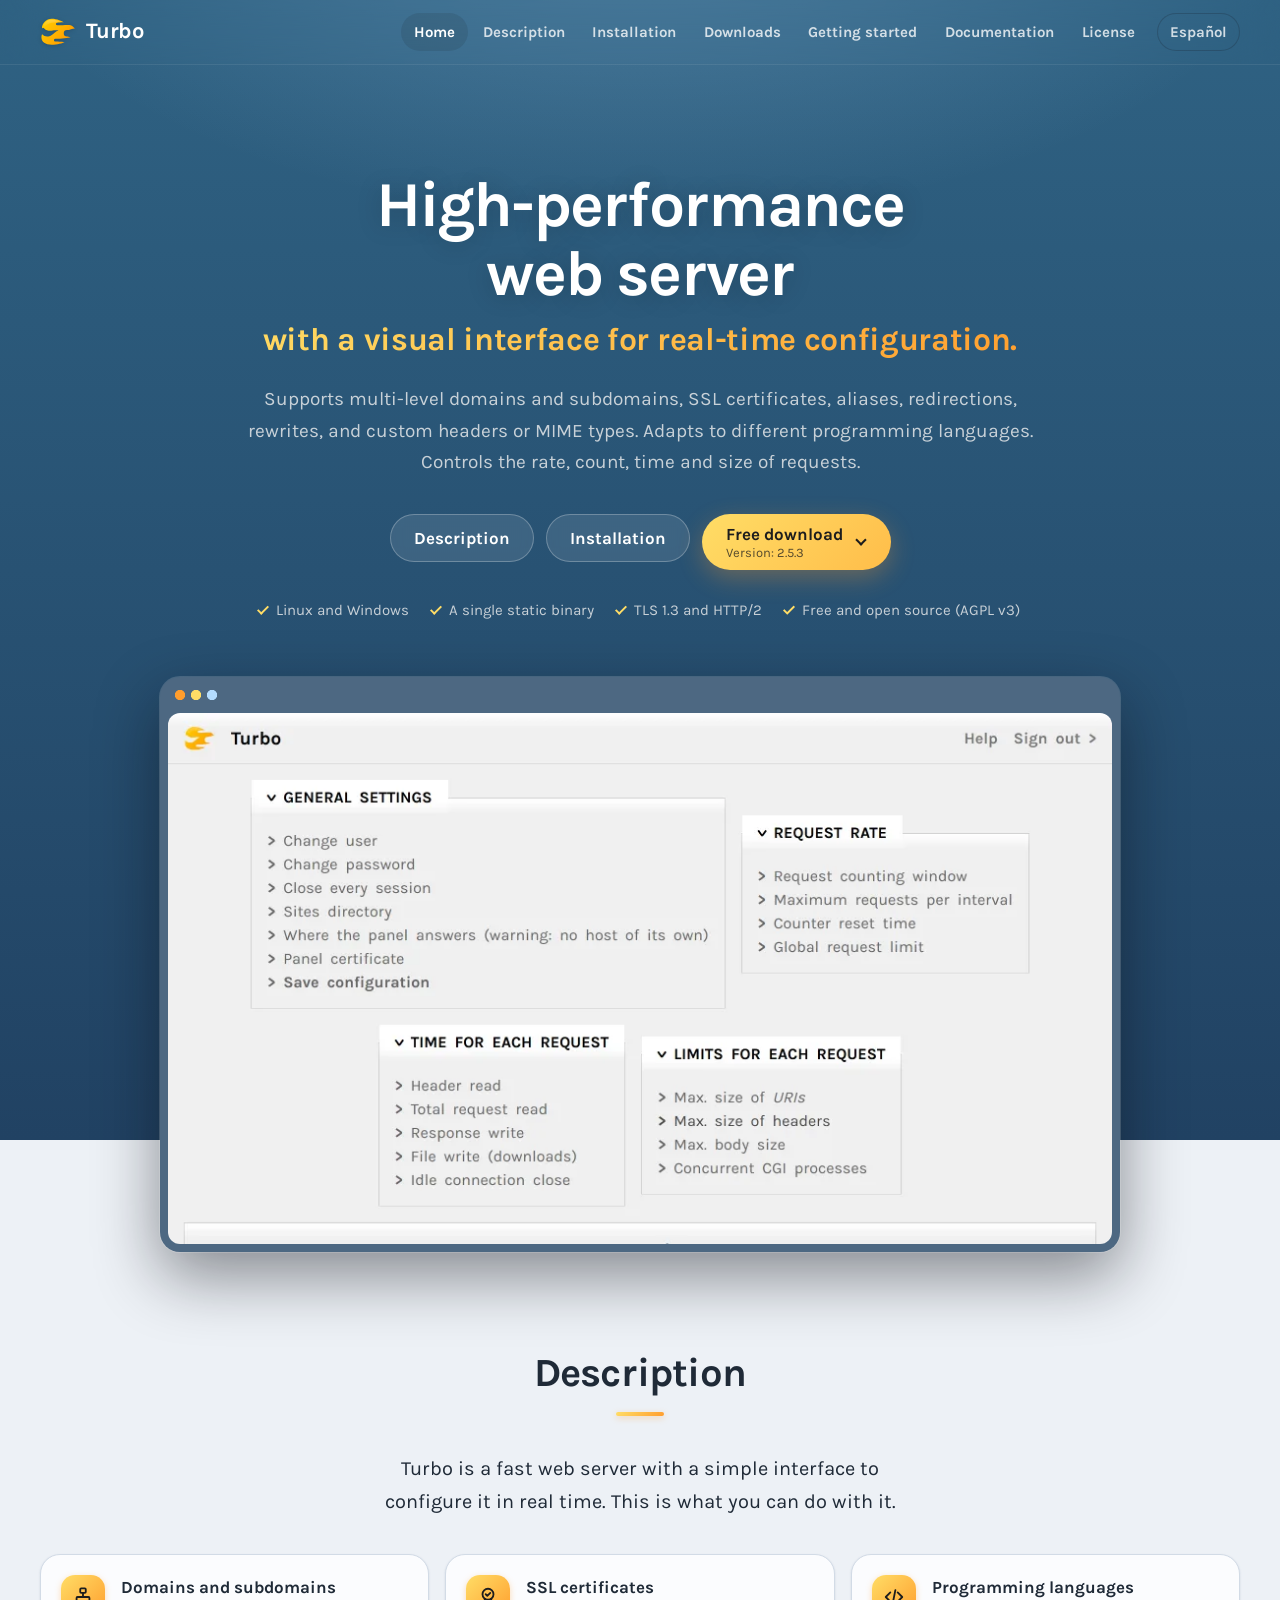
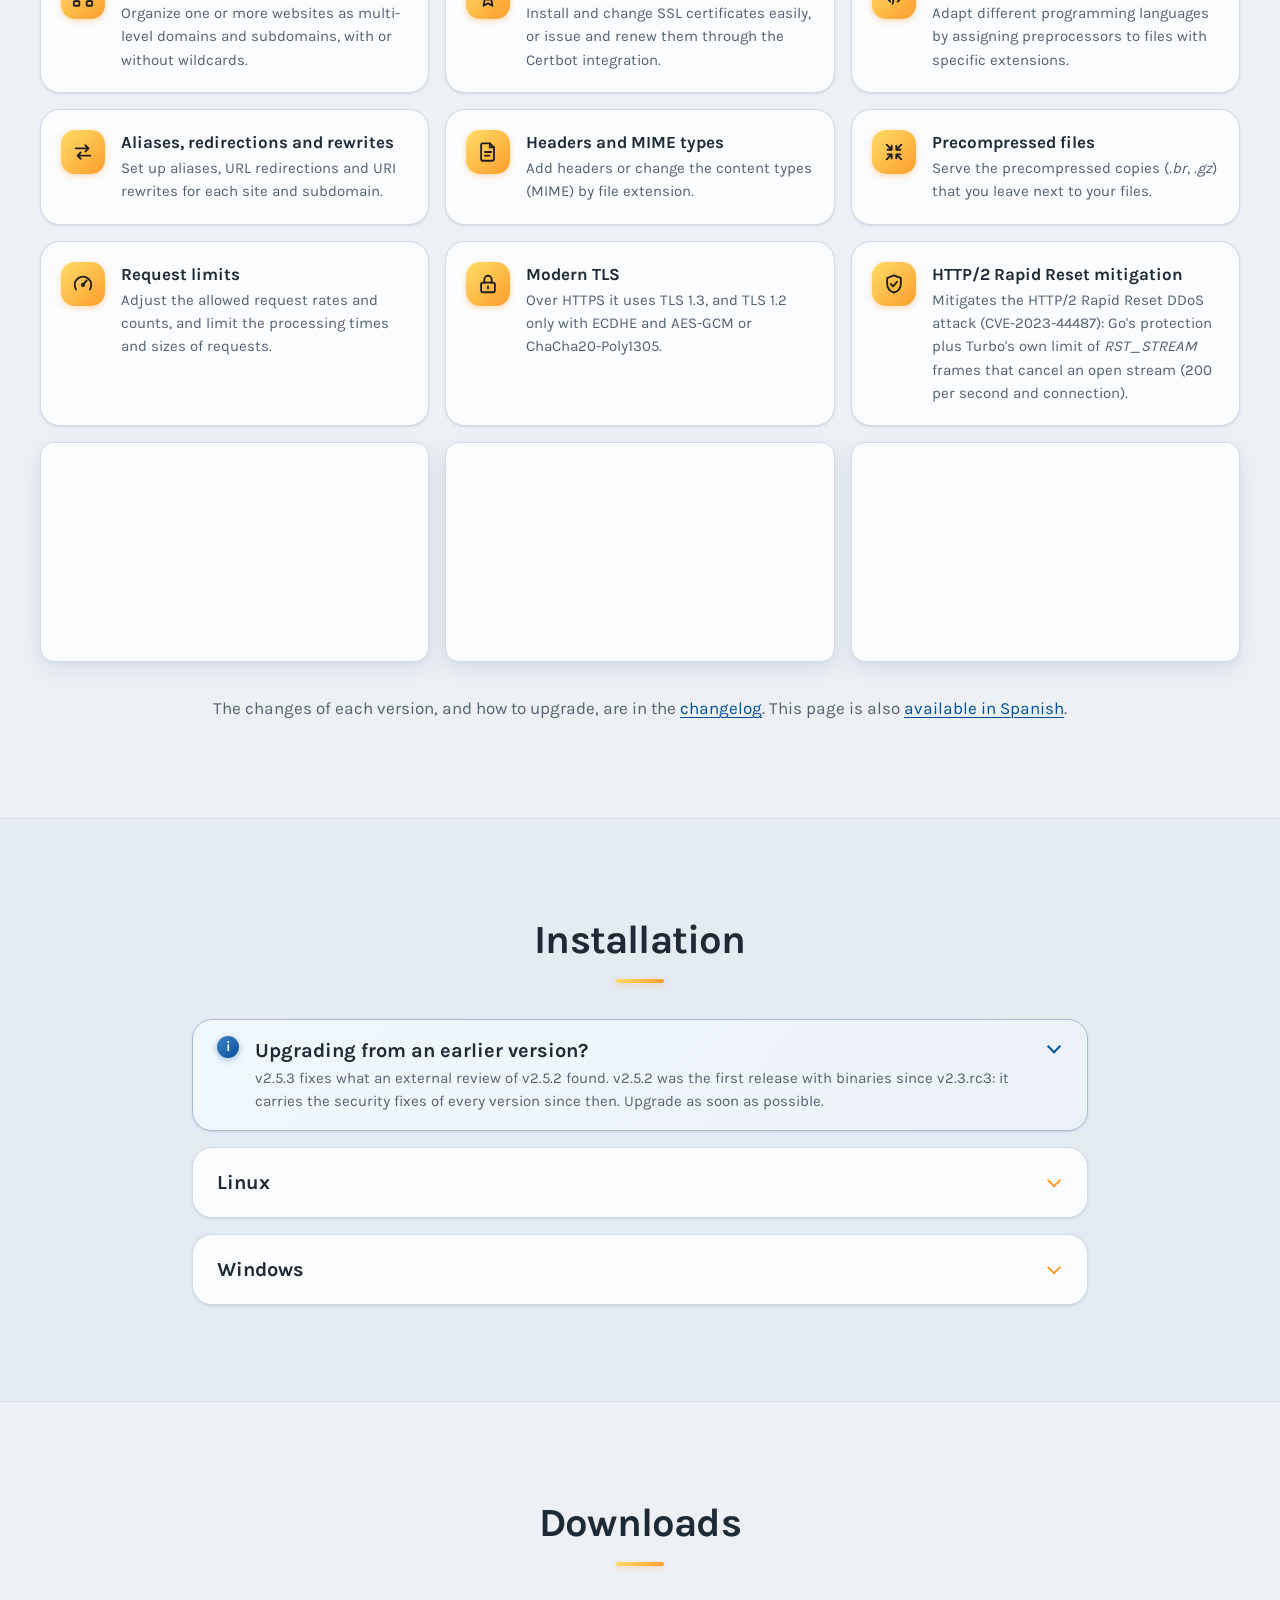
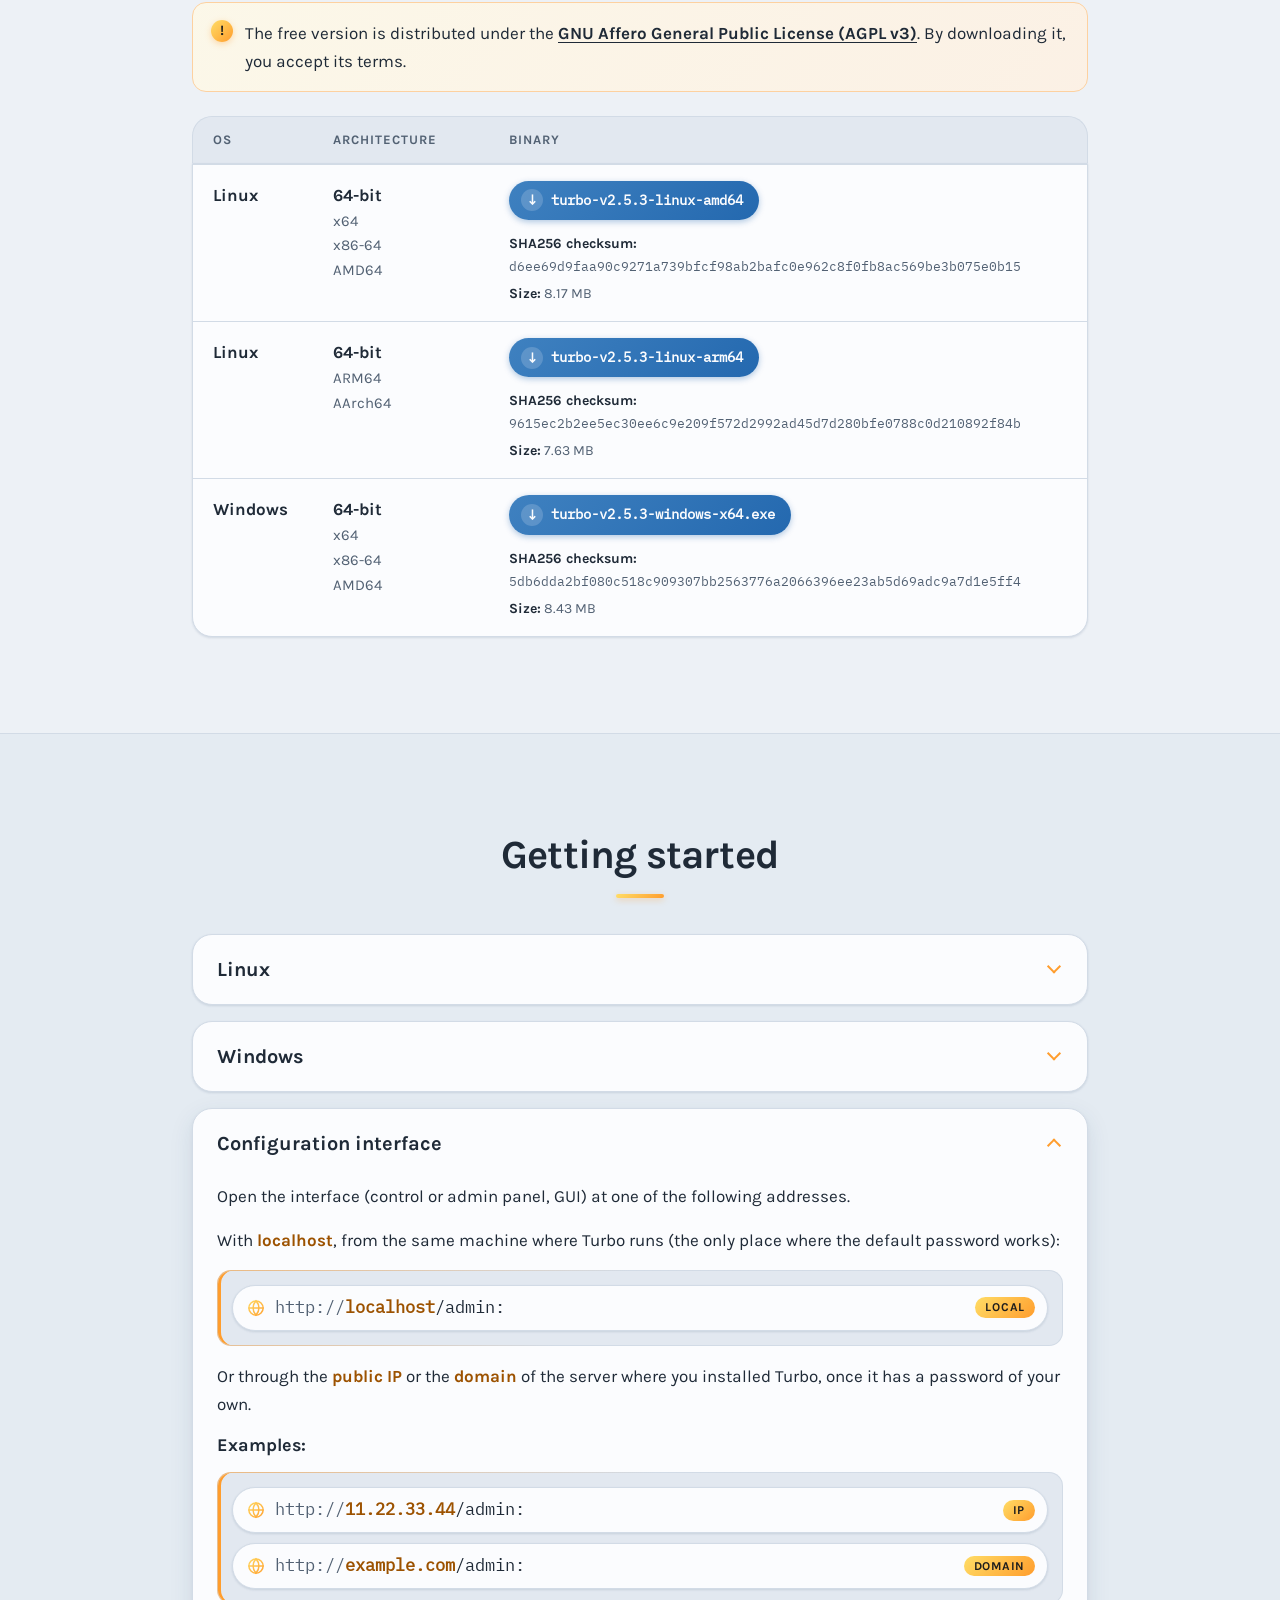
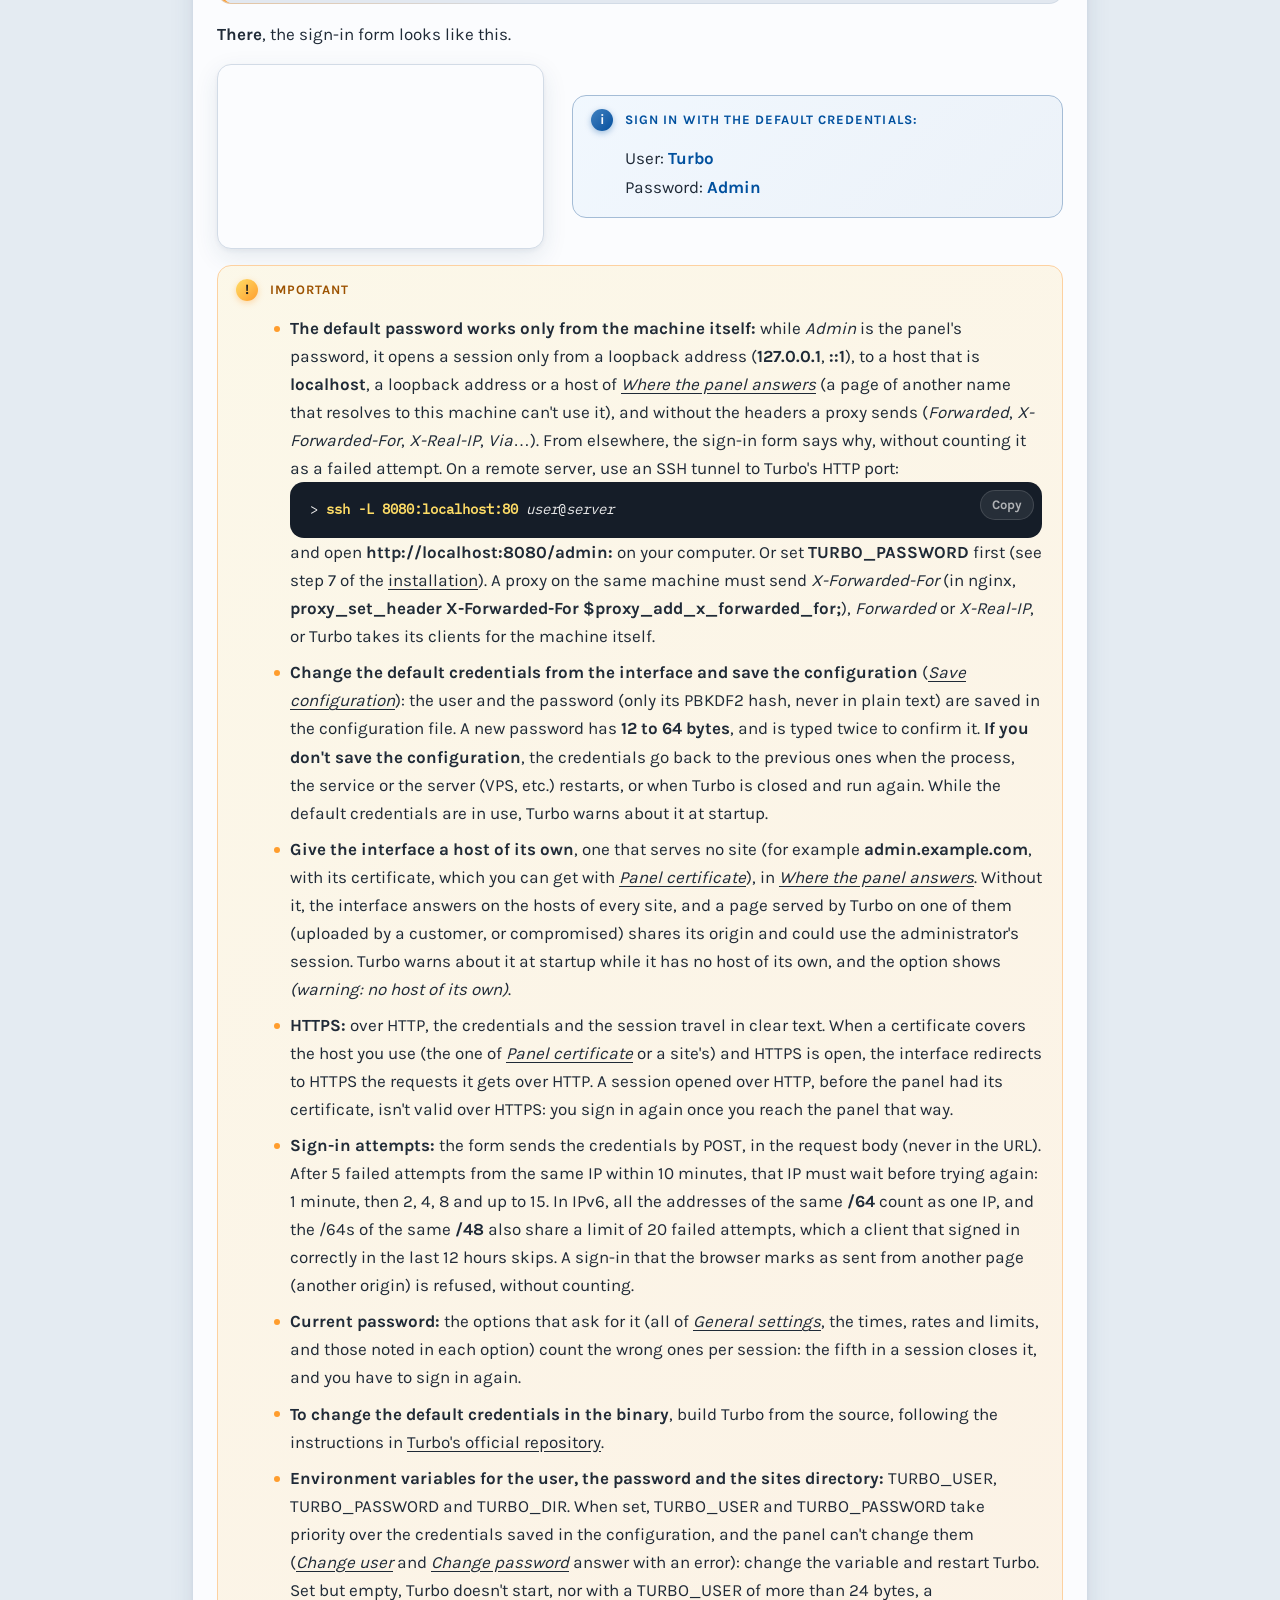
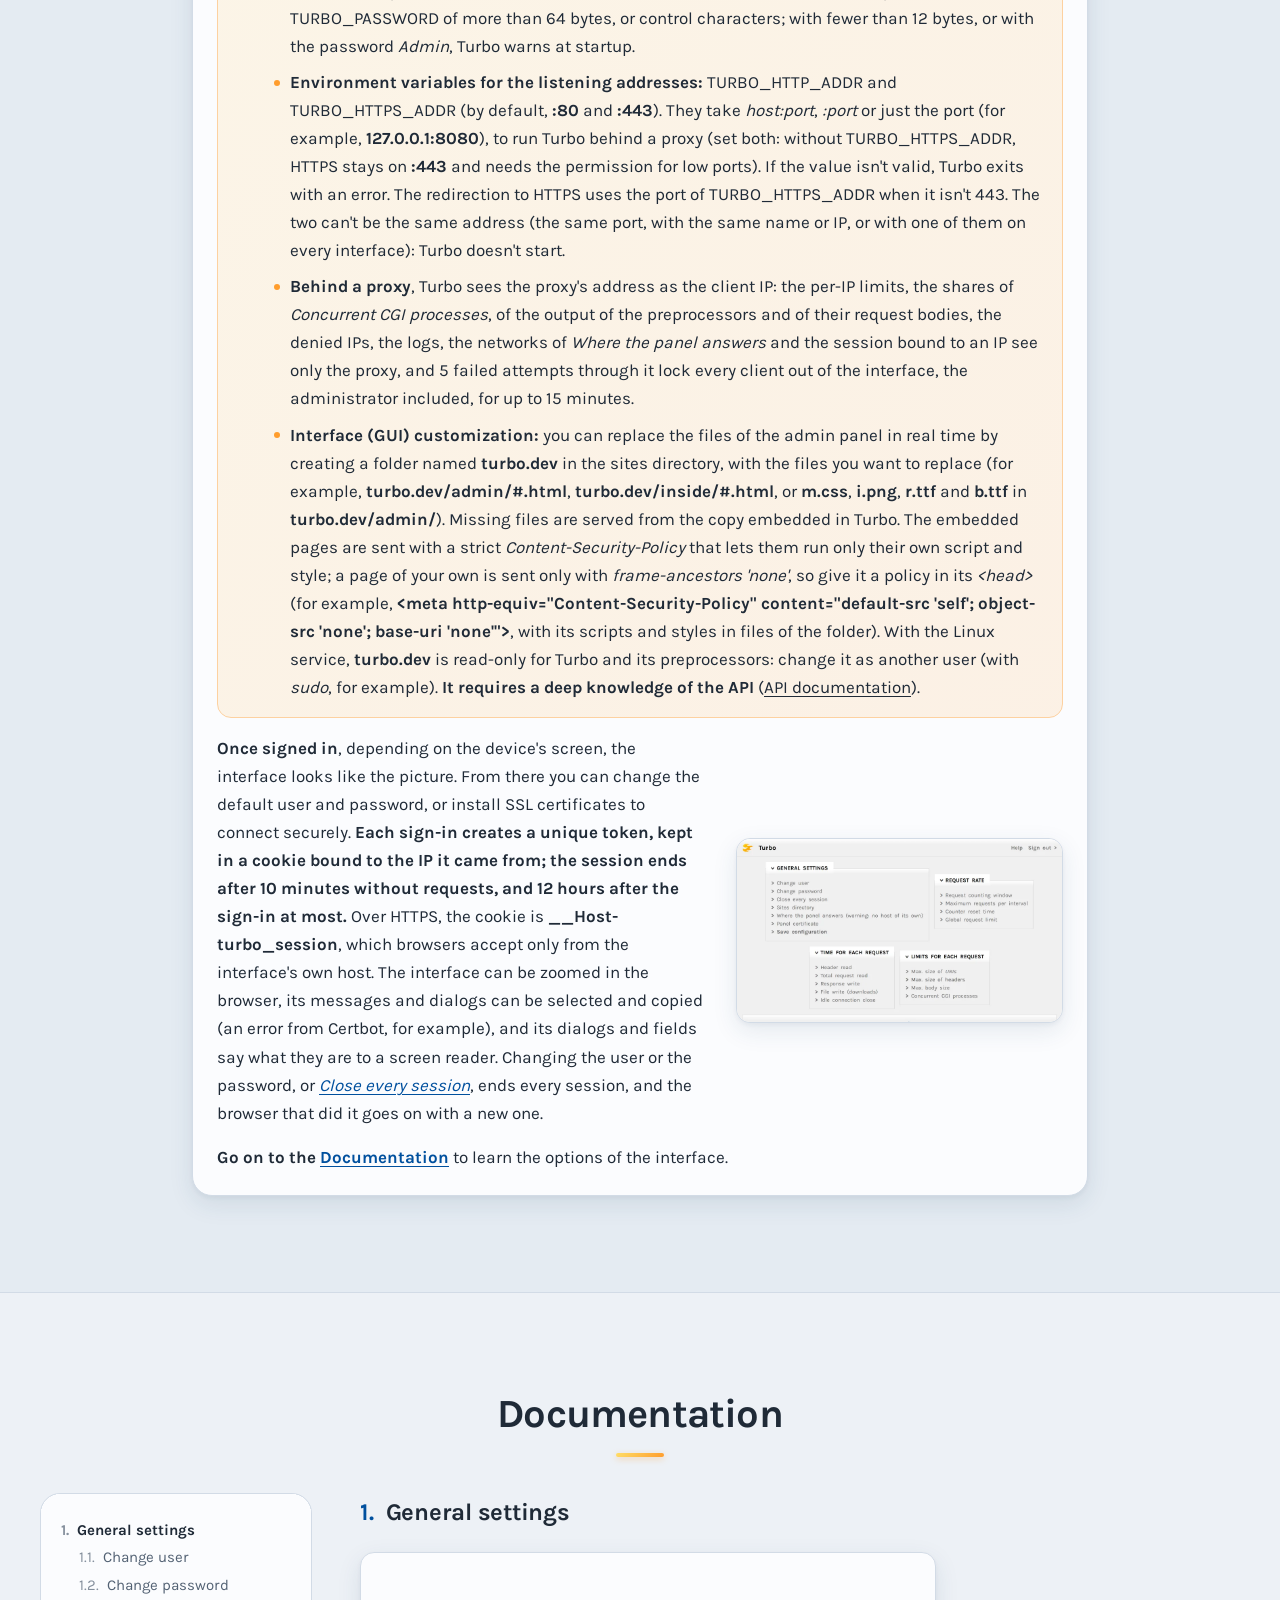
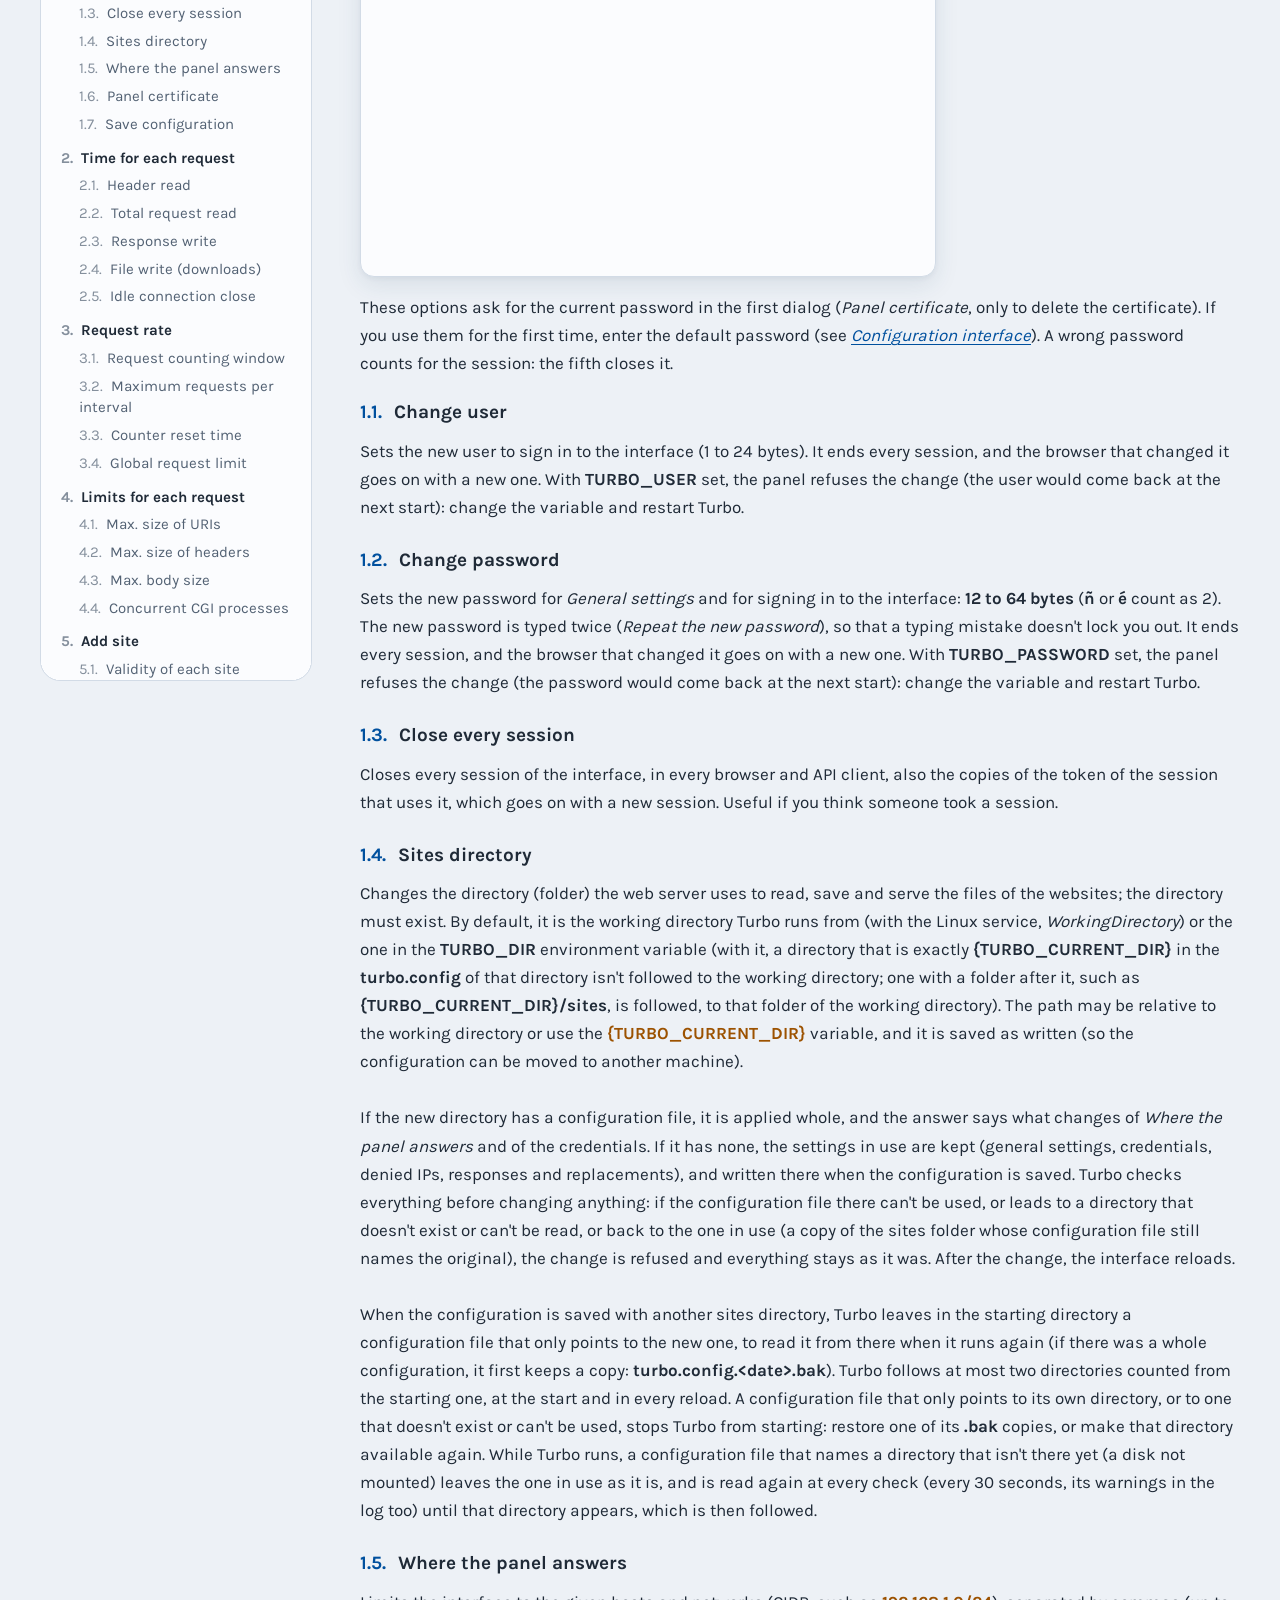
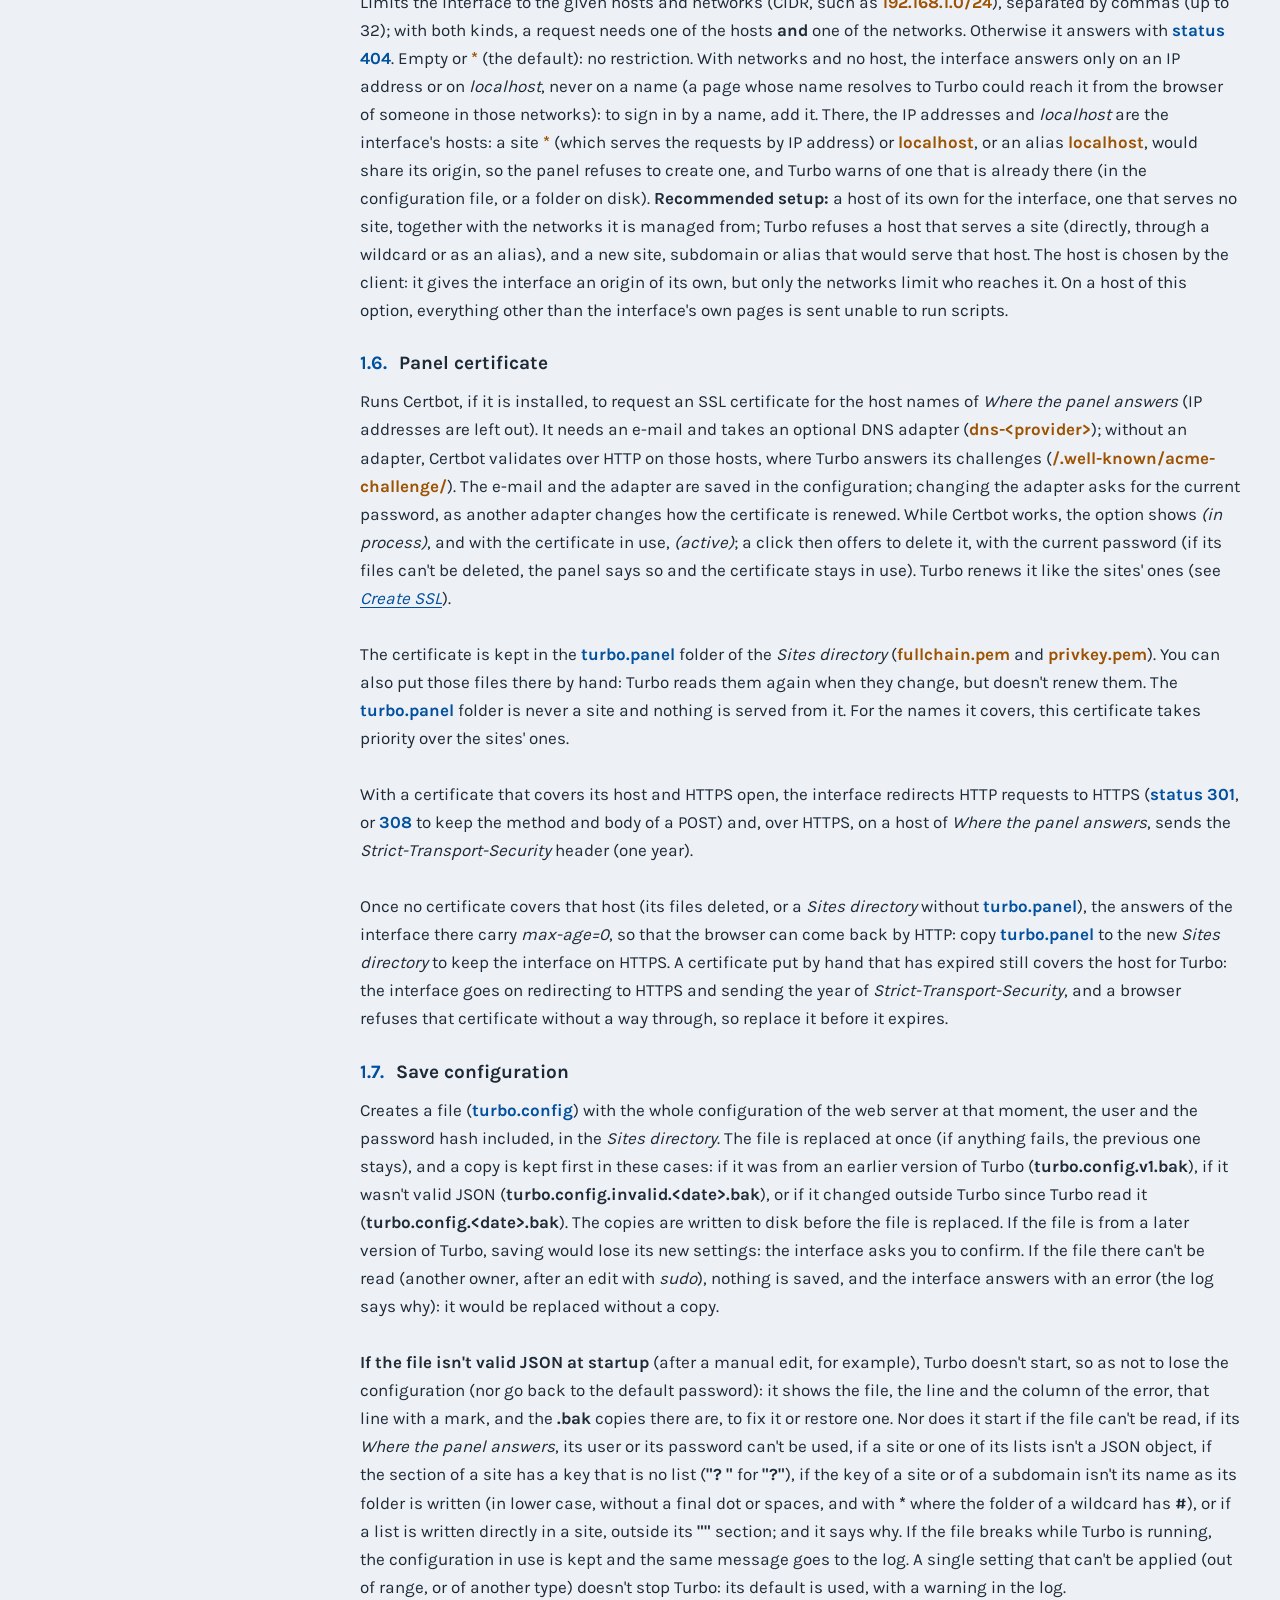
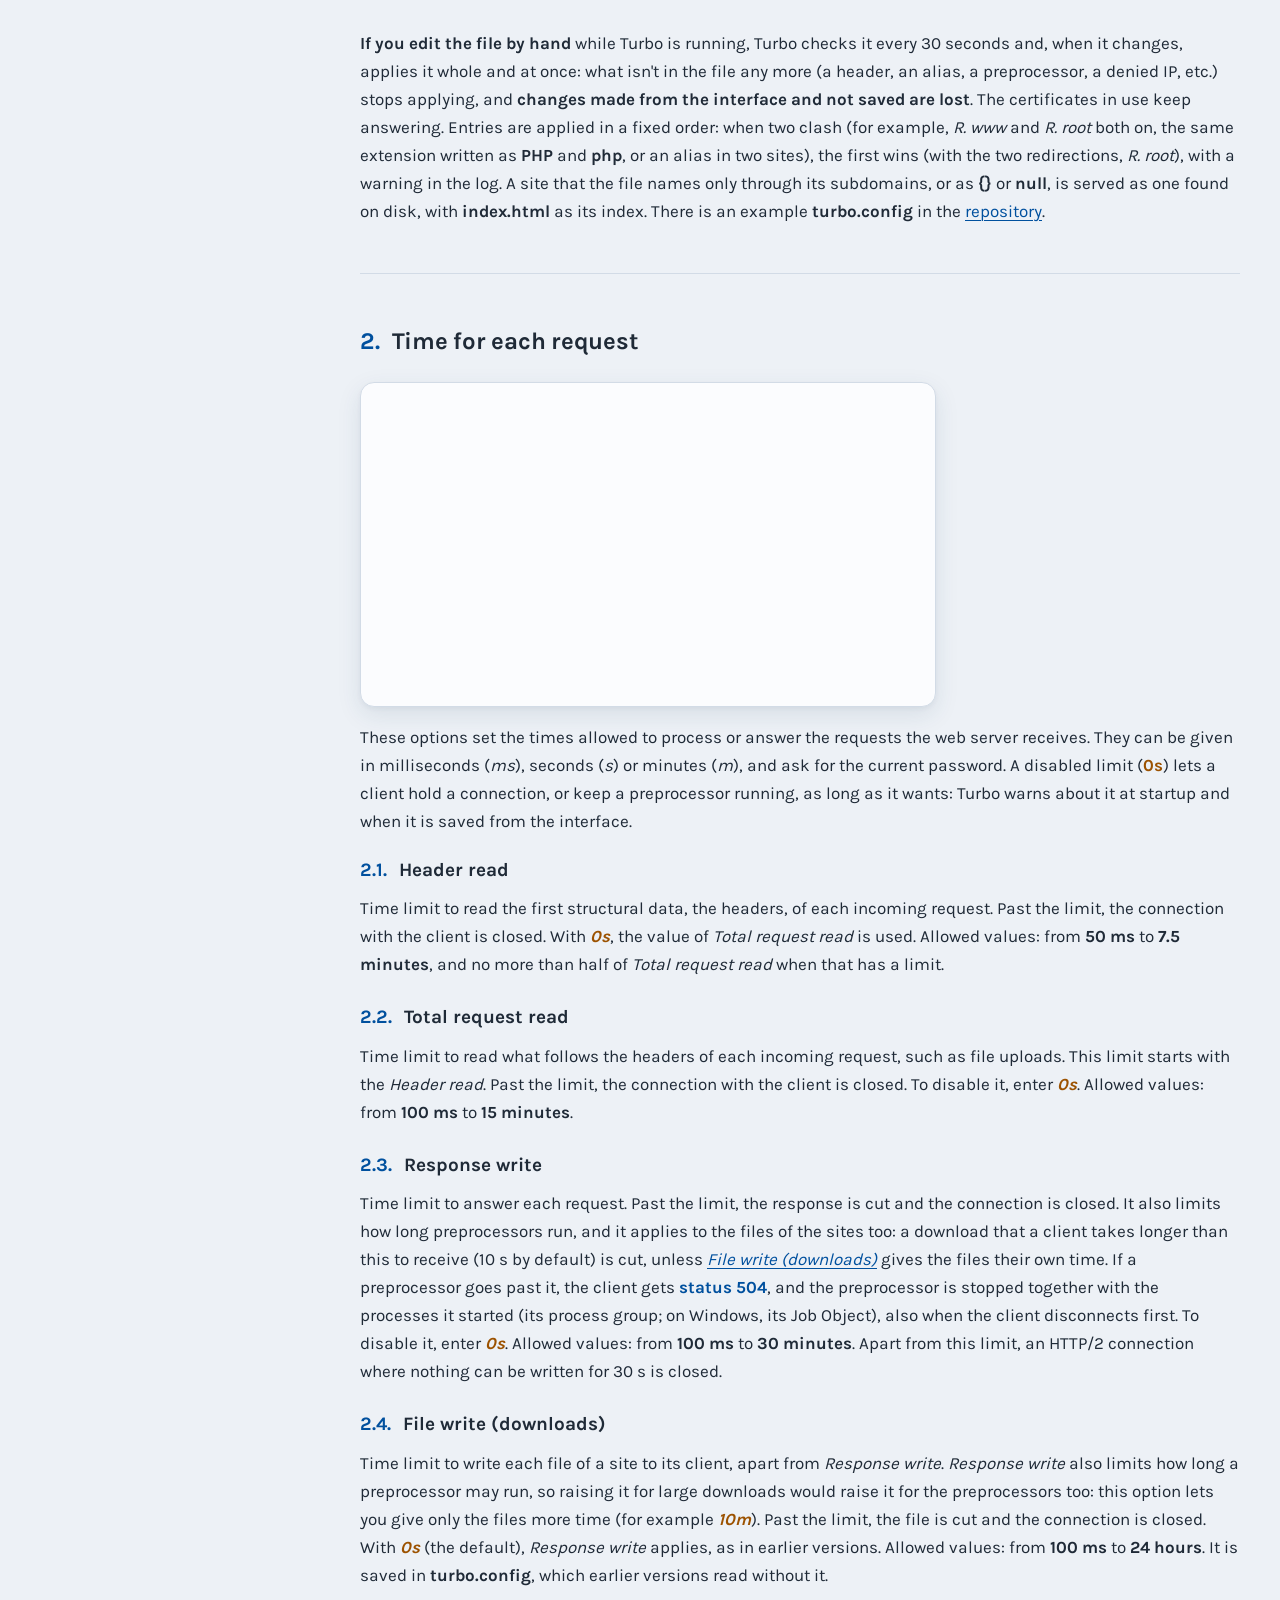
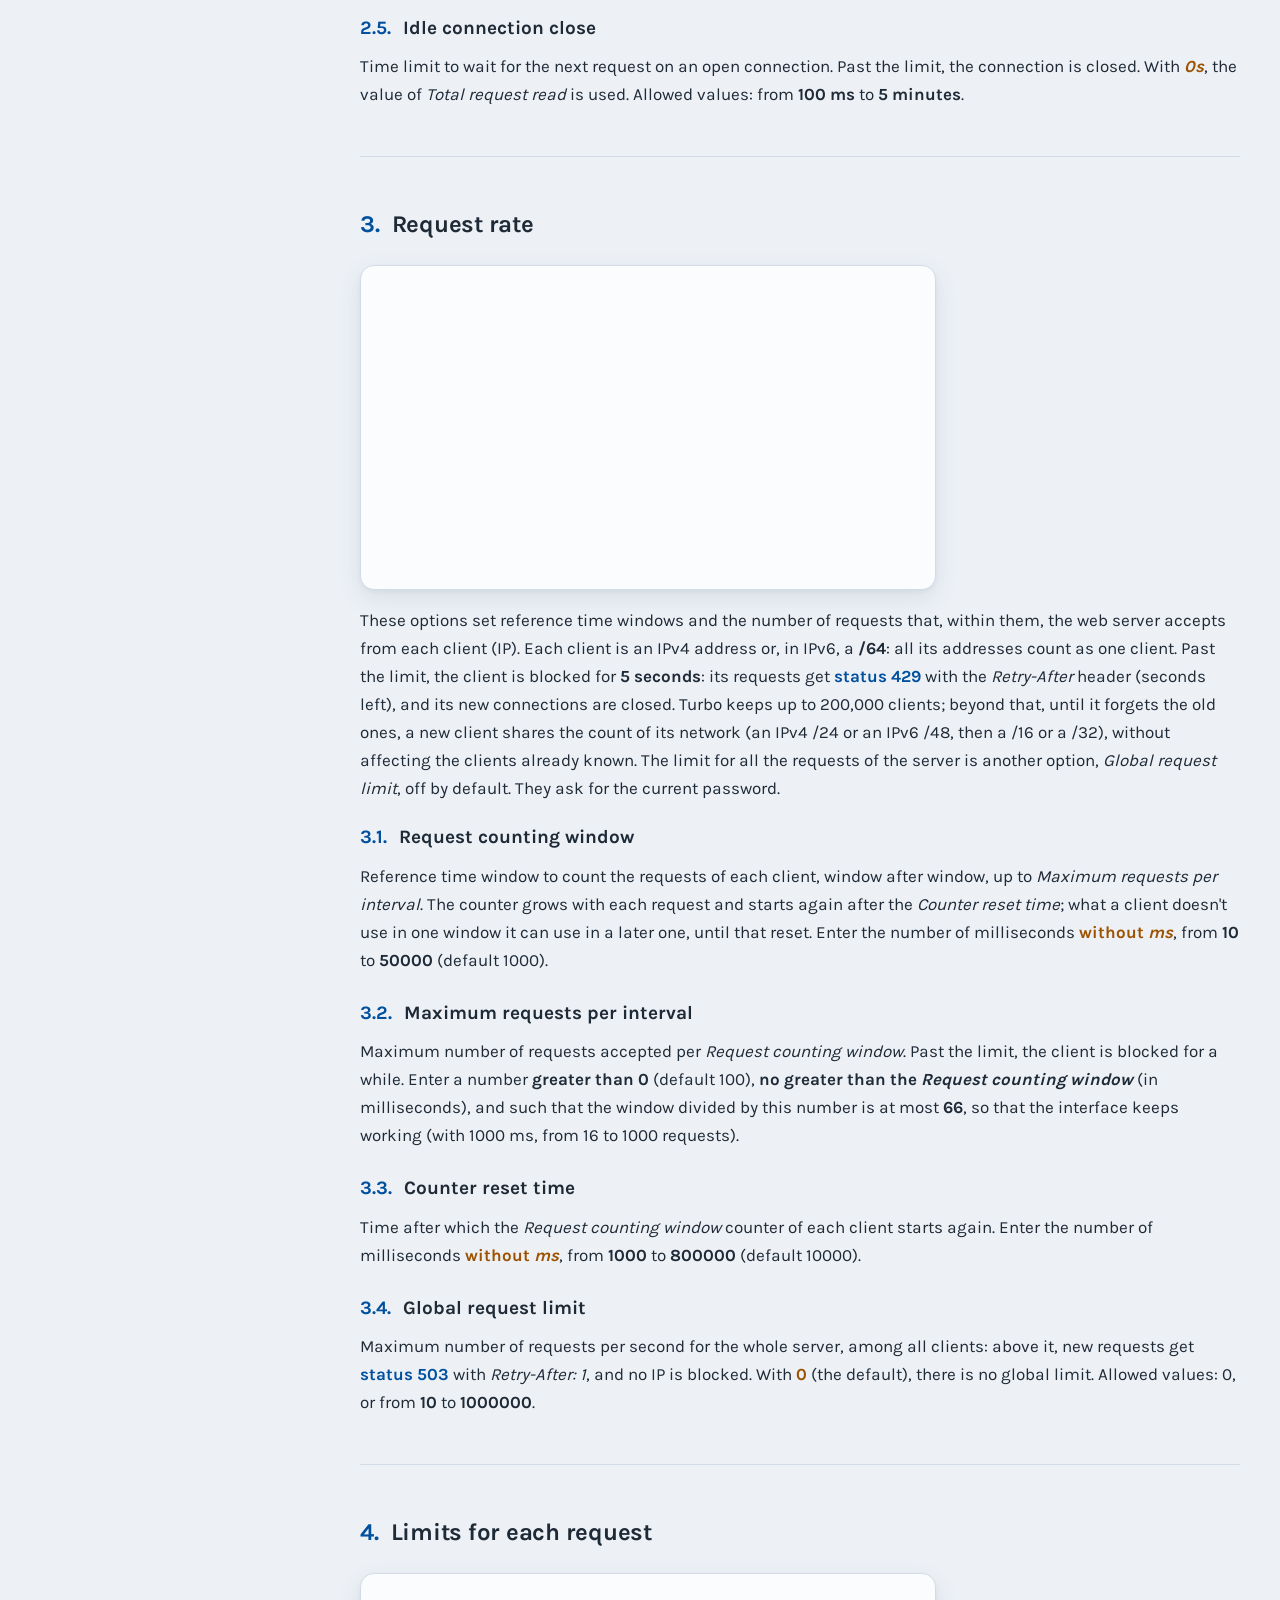
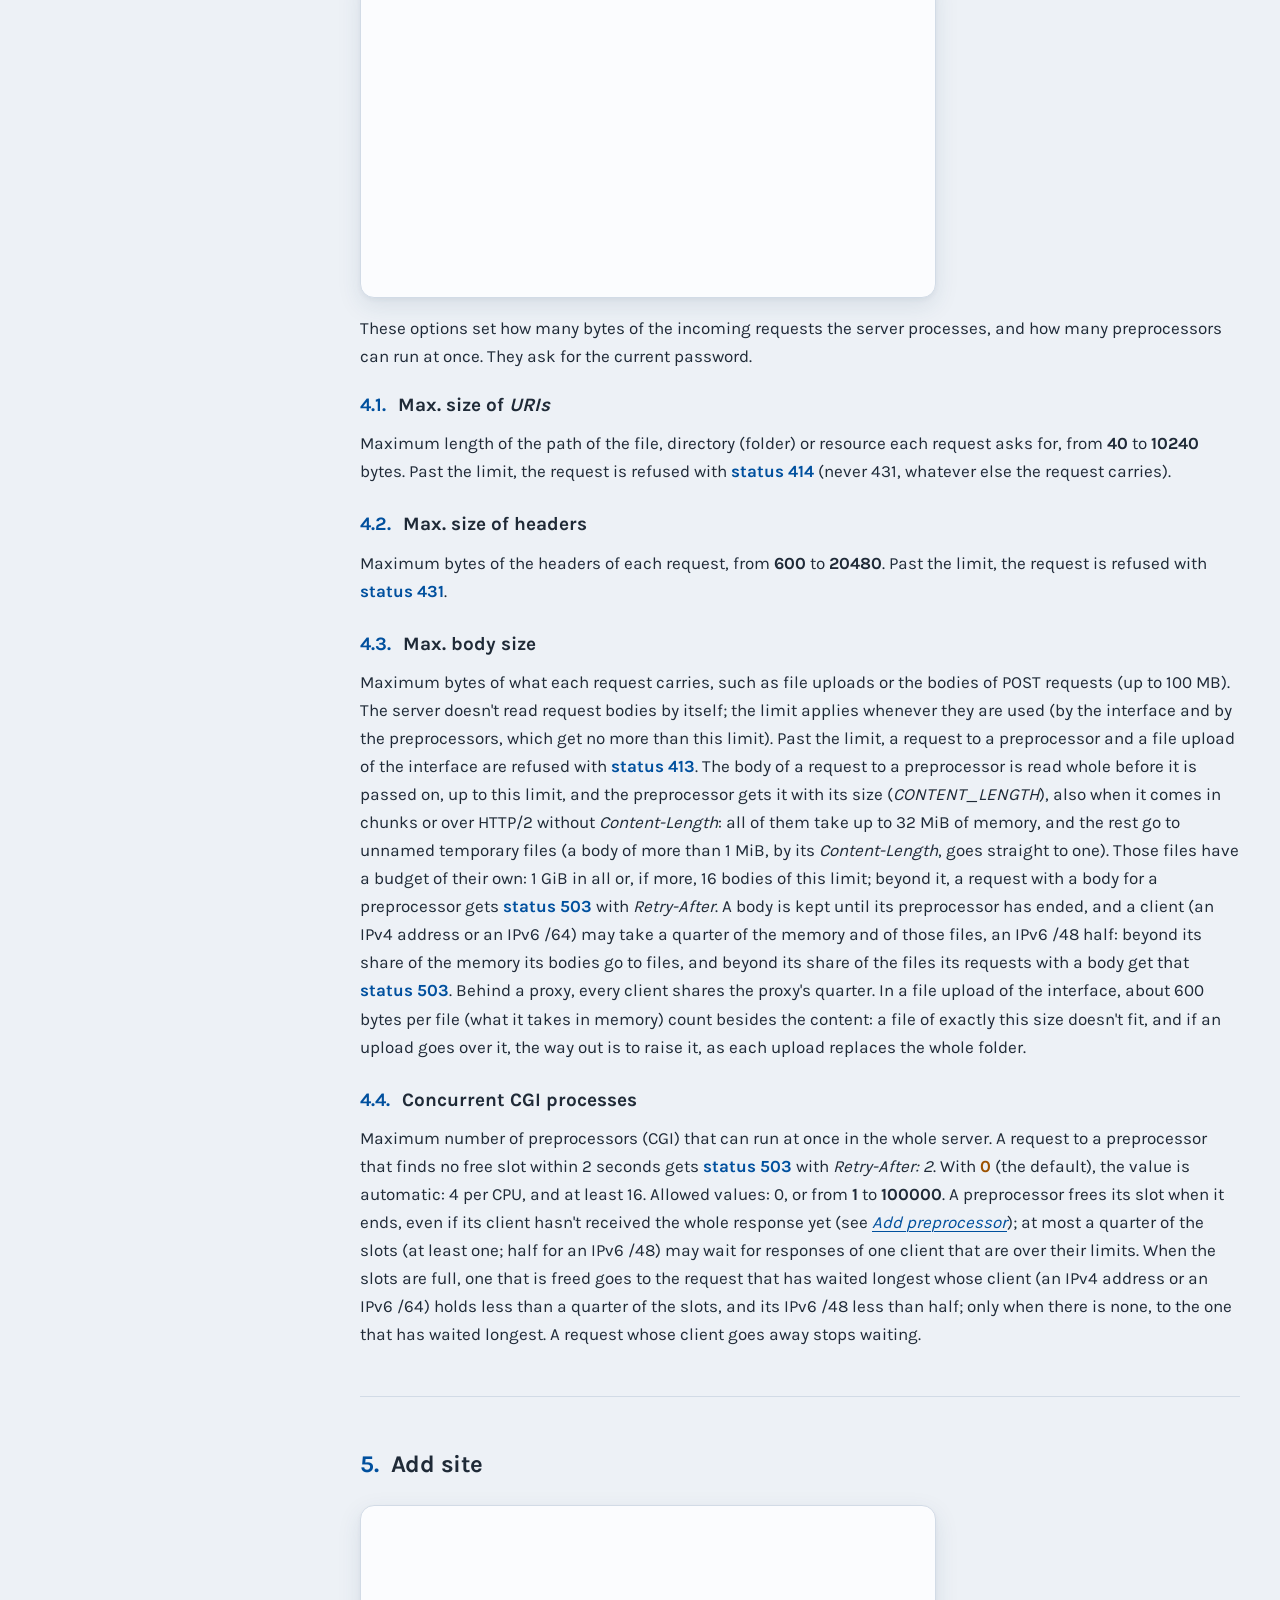
<file: index.html>
<!DOCTYPE html>
<html spellcheck="false" lang="en">
<head>
	<meta charset="UTF-8">

	<title>Turbo – High-performance web server with a visual interface</title>
	<link rel="icon" href="./turbo.icon.svg" type="image/svg+xml">
	<link rel="icon" href="./turbo.icon.png" type="image/png">
	<link rel="apple-touch-icon" href="./turbo.icon.png">
	<link rel="canonical" href="https://turbo.okzgn.com/">
	<link rel="alternate" hreflang="en" href="https://turbo.okzgn.com/">
	<link rel="alternate" hreflang="es" href="https://turbo.okzgn.com/es/">
	<link rel="alternate" hreflang="x-default" href="https://turbo.okzgn.com/">

	<meta name="viewport" content="width=device-width, initial-scale=1.0">
	<meta name="description" content="High-performance web server with a visual interface for real-time configuration.">
	<meta name="robots" content="index, follow, max-image-preview:large">
	<meta name="author" content="OKZGN">
	<meta name="theme-color" content="#2f6283">

	<meta name="format-detection" content="telephone=no">
	<meta http-equiv="Content-Security-Policy" content="default-src 'self'; img-src 'self'; child-src 'self';">

	<meta property="og:title" content="Turbo">
	<meta property="og:description" content="High-performance web server with a visual interface for real-time configuration.">
	<meta property="og:image" content="https://turbo.okzgn.com/turbo.logo.large.png">
	<meta property="og:image:width" content="1200">
	<meta property="og:image:height" content="630">
	<meta property="og:url" content="https://turbo.okzgn.com/">
	<meta property="og:site_name" content="OKZGN">
	<meta property="og:type" content="website">
	<meta property="og:locale" content="en_US">
	<meta property="og:locale:alternate" content="es_ES">

	<meta name="twitter:card" content="summary_large_image">
	<meta name="twitter:title" content="Turbo">
	<meta name="twitter:description" content="High-performance web server with a visual interface for real-time configuration.">
	<meta name="twitter:image" content="https://turbo.okzgn.com/turbo.logo.large.png">

	<meta name="color-scheme" content="light dark">
	<link rel="preload" href="./data/karla-regular.woff2" as="font" type="font/woff2" crossorigin>
	<link rel="preload" href="./data/karla-bold.woff2" as="font" type="font/woff2" crossorigin>

	<link rel="stylesheet" href="./data/base.css">
	<link rel="stylesheet" href="./data/site.css">
	<script src="./data/site.js"></script>

	<script type="application/ld+json">
	{
		"@context": "https://schema.org",
		"@type": "SoftwareApplication",
		"name": "Turbo",
		"applicationCategory": "DeveloperApplication",
		"operatingSystem": "Linux, Windows",
		"softwareVersion": "2.5.3",
		"url": "https://turbo.okzgn.com/",
		"inLanguage": "en",
		"image": "https://turbo.okzgn.com/turbo.icon.png",
		"description": "High-performance web server with a visual interface for real-time configuration.",
		"offers": {
			"@type": "Offer",
			"price": "0",
			"priceCurrency": "USD"
		},
		"author": {
			"@type": "Person",
			"name": "Elias Francisco Alvarado Soshina",
			"jobTitle": "Applied AI, Platform & Software Developer"
		}
	}
	</script>
</head>
<body>
	<header class="site-header">
		<h1 class="brand"><a href="/#Start"><img src="./turbo.icon.svg" alt="" width="36" height="36"><span>Turbo</span></a></h1>
		<button class="menu-toggle" type="button" aria-expanded="false" aria-controls="site-nav" aria-label="Menu"><span></span><span></span><span></span></button>
		<nav id="site-nav" aria-label="Main">
			<ol data-index="">
				<li><a href="/#Start" class="is-active">Home</a></li>
				<li><a href="/#Description">Description</a></li>
				<li><a href="/#Install">Installation</a></li>
				<li><a href="/#Downloads">Downloads</a></li>
				<li><a href="/#Get-started">Getting started</a></li>
				<li><a href="/#Docs">Documentation</a></li>
				<li><a href="/#License">License</a></li>
				<li class="nav-lang"><a href="/es/" hreflang="es" lang="es">Español</a></li>
			</ol>
		</nav>
	</header>
	<main>
		<article id="Start">
			<div class="traffic" aria-hidden="true"></div>
			<h2>High-performance web server<b> with a visual interface for real-time configuration.</b></h2>
			<p>Supports multi-level domains and subdomains, SSL certificates, aliases, redirections, rewrites, and custom headers or MIME types. Adapts to different programming languages. Controls the rate, count, time and size of requests.</p>
			<ul>
				<li><a href="/#Description"><span>Description</span></a></li>
				<li><a href="/#Install"><span>Installation</span></a></li>
				<li class="wide"><a href="/#Downloads" class="cta"><span>Free download<sub>Version: 2.5.3</sub></span></a></li>
			</ul>
			<ul class="facts">
				<li>Linux and Windows</li>
				<li>A single static binary</li>
				<li>TLS 1.3 and HTTP/2</li>
				<li>Free and open source (AGPL v3)</li>
			</ul>
			<figure class="hero-shot">
				<a href="./data/img/gui.webp"><img src="./data/img/gui-sm.webp" srcset="./data/img/gui-sm.webp 960w, ./data/img/gui.webp 1920w" sizes="(max-width: 64rem) 92vw, 60rem" alt="Main view of the interface" width="960" height="540" decoding="async"></a>
			</figure>
		</article>
		<article id="Description">
			<h3>Description</h3>
			<p class="lead">Turbo is a fast web server with a simple interface to configure it in real time. This is what you can do with it.</p>
			<ul class="features">
				<li class="f-domains"><h4>Domains and subdomains</h4><p>Organize one or more websites as multi-level domains and subdomains, with or without wildcards.</p></li>
				<li class="f-certificate"><h4>SSL certificates</h4><p>Install and change SSL certificates easily, or issue and renew them through the Certbot integration.</p></li>
				<li class="f-code"><h4>Programming languages</h4><p>Adapt different programming languages by assigning preprocessors to files with specific extensions.</p></li>
				<li class="f-rewrites"><h4>Aliases, redirections and rewrites</h4><p>Set up aliases, URL redirections and URI rewrites for each site and subdomain.</p></li>
				<li class="f-headers"><h4>Headers and MIME types</h4><p>Add headers or change the content types (MIME) by file extension.</p></li>
				<li class="f-compress"><h4>Precompressed files</h4><p>Serve the precompressed copies (<i>.br</i>, <i>.gz</i>) that you leave next to your files.</p></li>
				<li class="f-limits"><h4>Request limits</h4><p>Adjust the allowed request rates and counts, and limit the processing times and sizes of requests.</p></li>
				<li class="f-lock"><h4>Modern TLS</h4><p>Over HTTPS it uses TLS 1.3, and TLS 1.2 only with ECDHE and AES-GCM or ChaCha20-Poly1305.</p></li>
				<li class="f-shield"><h4>HTTP/2 Rapid Reset mitigation</h4><p>Mitigates the HTTP/2 Rapid Reset DDoS attack (CVE-2023-44487): Go's protection plus Turbo's own limit of <i>RST_STREAM</i> frames that cancel an open stream (200 per second and connection).</p></li>
			</ul>
			<section class="gallery">
				<a href="./data/img/root-sites-subdomains-options.webp"><img src="./data/img/root-sites-subdomains-options-sm.webp" alt="Options for sites and subdomains" width="960" height="540" loading="lazy" decoding="async"></a>
				<a href="./data/img/subdomains-options.webp"><img src="./data/img/subdomains-options-sm.webp" alt="Options for subdomains" width="960" height="540" loading="lazy" decoding="async"></a>
				<a href="./data/img/signin.webp"><img src="./data/img/signin-sm.webp" alt="Sign-in form of the interface" width="960" height="540" loading="lazy" decoding="async"></a>
			</section>
			<p>The changes of each version, and how to upgrade, are in the <a target="_blank" rel="noopener" href="https://github.com/okzgn/turbo-go/blob/main/CHANGELOG.md">changelog</a>. This page is also <a href="/es/" hreflang="es" lang="es">available in Spanish</a>.</p>
		</article>
		<article id="Install">
			<h3>Installation</h3>
			<details class="accordion info">
				<summary><span><b>Upgrading from an earlier version?<small>v2.5.3 fixes what an external review of v2.5.2 found. v2.5.2 was the first release with binaries since v2.3.rc3: it carries the security fixes of every version since then. Upgrade as soon as possible.</small></b></span></summary>
				<p>Coming from v2.5.2, replace the binary (or your build): what is configured goes on doing the same, with the exceptions that the changelog lists in <i>Upgrading from v2.5.2</i>, the main ones below. Coming from v2.5.1, those of <i>Upgrading from v2.5.1</i> apply too, which follow them; coming from v2.5, those of <i>Upgrading from v2.5</i> as well; coming from v2.4.4 or v2.4.3, those of <i>Upgrading from v2.4.4</i> too. If you upgrade from v2.4.2, v2.4.1, v2.4 or v2.3.rc3, first read the upgrading section for your version in the <a target="_blank" rel="noopener" href="https://github.com/okzgn/turbo-go/blob/main/CHANGELOG.md">changelog</a> (and then those of the later ones), and back up the sites folder, <b>turbo.config</b> included.</p>
				<p><b>Among the changes of v2.5.3:</b></p>
				<ul class="list">
					<li>A site without its <b class="c-yellow">@</b> goes on its own: its subdomains, with their folders, are still served, and the site's own name answers <b class="c-aqua">status 404</b>.</li>
					<li><b>QUERY('name')</b> reads the query as a script does: <b>&amp;</b> separates the parameters, not <b>;</b>, a <b>%</b> that can't be decoded stays as it is, and where the scripts could read different values (a name repeated with another value) it gives nothing.</li>
					<li><b>COOKIE('name')</b> reads the cookies as a script does: the first of a name, however it is written, and where the scripts could read different values (a value with <b>%XX</b>, between double quotes or with spaces around it) it gives nothing.</li>
					<li>A redirection whose host is left empty by a value that gives nothing, or starts with <b>.</b> or <b>..</b>, answers <b class="c-aqua">status 500</b>; a <b>#</b> in the target of a rewrite starts its fragment.</li>
					<li>A <i>POST</i> to <b>/admin:</b> without its credentials, or to the API without an action, answers <b class="c-aqua">status 400</b>, and so does adding an index the site already has.</li>
					<li>Each label of the name of a site may have 63 bytes, and a site that only a wildcard covers (a wildcard subdomain of another site, or a wildcard site) can be created.</li>
					<li>With <b>TURBO_DIR</b>, a sites directory written with a folder after <b>{TURBO_CURRENT_DIR}</b> (for example <b>{TURBO_CURRENT_DIR}/sites</b>) is followed, to that folder of the working directory.</li>
					<li>A subdomain whose certificate an earlier version of Turbo issued in its domain's folder gets its own folder, so a renewal of the domain doesn't leave it out; stopping Turbo stops and waits for Certbot.</li>
					<li><b>dx-lua</b> is 0.3.3: a long move of <b>table.insert</b> is stopped when its request's time is up; a script written again in place with its date put back is read again; a script whose path changes while it is opened isn't run. Build it again.</li>
				</ul>
				<p><b>Among the changes of v2.5.2:</b></p>
				<ul class="list">
					<li>The headers <i>Refresh</i>, <i>Location</i> and <i>Content-Location</i> don't take <b>SUBDOMAIN</b> nor <b>FIRST_SUBDOMAIN</b> in an expression: one of <b>turbo.config</b> is kept, and the site answers <b class="c-aqua">status 500</b> until it is changed.</li>
					<li>Through a rewrite whose target has a query, <i>REQUEST_URI</i> is again what the client asked for, without the parameters that the rewrite sets, which go in <i>QUERY_STRING</i>.</li>
					<li><b>{REWRITE}</b> and a <b class="c-yellow">\</b> are refused in the host of a redirection.</li>
					<li>What <b>urlencode</b> gives goes into the target of a rewrite as it is, no longer encoded twice.</li>
					<li><b>dx-lua</b> is 0.3.2: build it again. Each worker reserves 256 MiB of stack, <b>table.insert</b> with a position out of 1 to <b>#t + 1</b> is an error, and a <i>Content-Length</i> of a script is dropped.</li>
					<li>Turbo doesn't start when <b>TURBO_HTTP_ADDR</b> and <b>TURBO_HTTPS_ADDR</b> are the same address.</li>
					<li>The panel: over HTTPS, a host that no certificate covers gets <i>max-age=0</i> also once it isn't in <b>PA</b>; <i>Upload files</i> replaces nothing if the sites directory changed during the upload; and the extension of a preprocessor that has the token of a replacement in it can be added and deleted again.</li>
				</ul>
				<p><b>Among the changes of v2.5.1:</b></p>
				<ul class="list">
					<li>In <b>turbo.config</b>, a key of the section of a site that is no list (<b>"? "</b> or <b>"Preprocessors"</b> for <b>"?"</b>) makes the file invalid: skipped, the site lost its preprocessors, and its scripts were served as text.</li>
					<li>A rewrite to <b class="c-yellow">https://{SUBDOMAIN}.{FIRST_DOMAIN}/</b> answers <b class="c-aqua">status 500</b> to the requests that come through no alias and no wildcard domain; <b>quoted</b> is refused in the header <i>Refresh</i>.</li>
					<li>Through a rewrite whose target has a query, <i>REQUEST_URI</i> carries that query after the path that the client asked for.</li>
					<li>A client may take a quarter of the memory and of the temporary files kept for the request bodies of the scripts; beyond its share, its requests with a body get <b class="c-aqua">status 503</b>.</li>
					<li>With <b>TURBO_DIR</b>, a sites directory written as exactly <b>{TURBO_CURRENT_DIR}</b> in the <b>turbo.config</b> of that directory isn't followed, and <i>Sites directory</i> refuses a directory whose <b>turbo.config</b> leads back to the one in use.</li>
					<li>The redirections between <b>www</b> and the root are refused for the site <b>*</b>, and <b class="c-yellow">/folder/index.html</b> is served where another index of that folder goes first.</li>
					<li><b>dx-lua</b> is 0.3.1: build it again. It writes numbers as Lua does, and a deep recursion is an error of the script, not the end of its worker.</li>
				</ul>
				<p><b>Among the changes of v2.5:</b></p>
				<ul class="list">
					<li>A header whose value starts with <b>=</b> is an expression, and a rewrite with an expression asks for the current password; a rewrite to another address whose host the client chooses is refused.</li>
					<li>A preprocessor whose path starts with <b>dx&gt;</b> runs in the mode dx.</li>
					<li>In <b>turbo.config</b>, a key that isn't the name of a site or of a subdomain makes the file invalid, and a preprocessor whose extension can't be used makes the extension it was meant for answer <b class="c-aqua">status 500</b>.</li>
					<li>Removing a site's e-mail and changing a certificate's adapter ask for the current password.</li>
					<li>An alias that is an IP address is refused, and so are, with <i>Where the panel answers</i> of networks only, a new site <b>*</b> or <b>localhost</b> and an alias <b>localhost</b>.</li>
					<li>Each line of <b>turbo.denials</b> carries its time after who.</li>
					<li>The slots of <i>Concurrent CGI processes</i> are shared out while some requests wait: one client may hold a quarter of them, and gets them all when no one else waits.</li>
				</ul>
				<p><b>Among the breaking changes of v2.4.3, for those who come from v2.4.2 or earlier:</b></p>
				<ul class="list">
					<li>A folder requested without its final <b>/</b> is redirected to the same path with it.</li>
					<li>Adding a rewrite to another address, adding a denied IP and turning a site's HTTPS off ask for the current password.</li>
					<li>With <b>TURBO_PASSWORD</b> or <b>TURBO_USER</b> set, the panel can't change the password or the user (change the variable and restart Turbo).</li>
					<li>A session opened by HTTP signs in again once the panel is reached by HTTPS.</li>
				</ul>
				<p>Coming from v2.4.1 or earlier, the default password (<i>Admin</i>) also signs in only from the machine itself (see <a href="/#Get-started-on-interface"><i>Configuration interface</i></a>): set your own password before you upgrade, or <b>TURBO_PASSWORD</b>.</p>
			</details>
			<details class="accordion">
				<summary><span>Linux</span></summary>
				<blockquote>
					<h5>REQUIREMENTS</h5>
					<ul>
						<li>Knowledge of servers (VPS, bare metal...), the <b>Linux</b> operating system and the <b>Bash</b> command line.</li>
						<li>A Linux distribution with <b><i>systemd</i></b>, <b><i>nano</i></b> and <b><i>wget</i></b> (usually preinstalled).</li>
						<li>A <b>64-bit</b> server with 128 MB of free RAM (recommended minimum).</li>
						<li>The published binaries are static and need no system libraries. If you build Turbo with <i>cgo</i>, the binary needs <b>glibc 2.34</b> or later. Building Turbo from the source needs <b>Go 1.26.11</b> (an older Go downloads it).</li>
						<li>Optional: <b>Certbot</b> (<a href="https://certbot.eff.org/">instructions</a>), to issue and renew SSL certificates. With the systemd service below, install it with <b><i>apt</i></b> or <b><i>pip</i></b>: the <i>snap</i> one doesn't work with it.</li>
					</ul>
				</blockquote>
				<ol>
					<li>
						<span><b>Identify</b> the <b>architecture</b> of the operating system. The published binaries are <b>64-bit</b>: x64 (x86-64, AMD64) and, on Linux, also <b>ARM64</b> (AArch64); for other architectures, build Turbo from the source following the instructions in the <a target="_blank" rel="noopener" href="https://github.com/okzgn/turbo-go">official repository</a>.</span>

						<h4 class="pre-title">Example:</h4>
	<pre>&gt; <b>uname -m</b></pre>

					</li>
					<li>
						<span><b>Check</b> that you have <b><i>root</i></b> user <b class="c-yellow">privileges</b> (the next commands use <i>sudo</i>).</span>

						<h4 class="pre-title">Example:</h4>
	<pre>&gt; <b class="c-yellow">sudo -v</b></pre>

					</li>
					<li>
						<span><b>Open</b> ports 80 and 443.</span>
						<h4 class="pre-title">Example (with <i>ufw</i>):</h4>
	<pre>&gt; sudo <b class="c-yellow">ufw allow</b> 80,443/tcp</pre>
							<blockquote class="note">If you use a VPS provider (such as AWS, Azure, Google Cloud, etc.), remember to open these ports in its cloud console too.</blockquote>
					</li>
					<li>
						<span><b class="c-yellow">Create</b> a <b class="c-aqua">directory (folder)</b> for the web server.</span>

						<h4 class="pre-title">Example:</h4>
	<pre>&gt; sudo <b class="c-yellow">mkdir</b> <b class="c-aqua">/home/server/</b></pre>

					</li>
					<li>
						<span><b class="c-yellow"><a href="/#Downloads">Download</a></b> the <b class="c-orange">64-bit</b> binary into a <b class="c-aqua">temporary directory</b>.</span>

							<h4 class="pre-title">Example:</h4>
	<pre>&gt; cd <b class="c-aqua">$(mktemp -d)</b>
&gt; <b class="c-yellow">wget https://github.com/okzgn/turbo-go/releases/download/v2.5.3/turbo-v2.5.3-linux<b class="c-orange">-amd64</b></b></pre>
							<blockquote class="note">On ARM64 (AArch64), download <b class="c-orange">turbo-v2.5.3-linux-arm64</b> (and use that name in the next step). Check the download with the <b>SHA256SUMS</b> file of the release, downloaded into the same directory (<b>sha256sum -c --ignore-missing SHA256SUMS</b>: <i>--ignore-missing</i> checks only the binaries you downloaded). A release signed by its publisher also has a <b>SHA256SUMS.sig</b> file, which shows that the sums are the publisher's; <a target="_blank" rel="noopener" href="https://github.com/okzgn/turbo-go/blob/main/SECURITY.md">SECURITY.md</a> says how to check it.</blockquote>

					</li>
					<li>
						<span><b class="c-yellow">Install</b> the <b class="c-orange">downloaded binary</b> in <b class="c-aqua">/usr/local/bin/</b>, named <b>turbo</b>, owned by <i>root</i>, with read and execute permissions. It stays outside the sites directory, where the preprocessors can write, so they can't replace it.</span>

						<h4 class="pre-title">Example:</h4>
	<pre>&gt; sudo <b class="c-yellow">install -o root -g root -m 0755 turbo-v2.5.3-linux<b class="c-orange">-amd64</b> <b class="c-aqua">/usr/local/bin/</b>turbo</b></pre>

						<blockquote class="note"><b>For testing</b>, go on from here to <a href="/#Get-started">Getting started</a>.</blockquote>
					</li>
					<li>
						<span><b>Set up</b> the binary as a service (to run in the background). The service runs Turbo as an <b>unprivileged user</b> (<i>turbo</i>), which also runs the preprocessors and Certbot.<br><br><b class="c-yellow">Create</b> the user and give it the <b class="c-aqua">server directory</b>, without permissions for other users.</span>

							<h4 class="pre-title">Example:</h4>
	<pre>&gt; sudo <b class="c-yellow">useradd --system --home-dir <b class="c-aqua">/home/server</b> --shell /usr/sbin/nologin turbo</b>
&gt; sudo <b class="c-yellow">mkdir -p <b class="c-aqua">/home/server</b> &amp;&amp; sudo chown -R turbo:turbo <b class="c-aqua">/home/server</b> &amp;&amp; sudo chmod 0750 <b class="c-aqua">/home/server</b></b>
&gt; sudo <b class="c-yellow">install -d -o root -g root -m 0755 <b class="c-aqua">/home/server/</b>turbo.dev</b>
&gt; sudo <b class="c-yellow">install -d -o root -g root -m 0755 /etc/turbo</b>
&gt; sudo <b class="c-yellow">install -o root -g root -m 0600 /dev/null /etc/turbo/credentials</b>
&gt; sudoedit <b class="c-yellow">/etc/turbo/credentials</b></pre>

						<span>In <b class="c-yellow">/etc/turbo/credentials</b>, write the user and the password of the panel, one per line: <b>TURBO_USER=</b><i>user</i> and <b>TURBO_PASSWORD=</b><i>password</i> (12 to 64 bytes).</span>
						<blockquote class="note">With this file, the panel never answers with the default credentials (<i>Turbo</i>/<i>Admin</i>), not even before the first login; without it, the default password signs in only from the machine itself (through an SSH tunnel, for example). Those variables override <i>turbo.config</i> at every start: to change them, edit the file and restart the service: while they are set, the panel can't change the password or the user (it answers with an error). To manage them from the panel instead, remove them from the file and restart the service: the user and the password saved in <i>turbo.config</i> apply then (every <i>Save configuration</i> stores the ones in use, so they are those the variables had at the last save); if the configuration was never saved, the default ones, which sign in only from the machine itself. The <b>turbo.dev</b> folder (owned by <i>root</i>) has to exist: the service doesn't start without it, so no preprocessor can create it to change the panel (one that rewrites <b>turbo.config</b>, which the service can write, could still lead the sites directory to another folder with a <i>turbo.dev</i> of its own: see <i>Trust model</i> below).</blockquote>

						<span>In the <b class="c-orange">/etc/systemd/system/</b> directory, create the <b class="c-yellow">turbo.service</b> file.</span>

							<h4 class="pre-title">Example:</h4>
	<pre>&gt; cd <b class="c-orange">/etc/systemd/system/</b>
&gt; sudo <b class="c-yellow">nano turbo.service</b></pre>

						<span>Type or paste this <b class="c-yellow">content</b> in the editor (the repository's reference unit, <a target="_blank" rel="noopener" href="https://github.com/okzgn/turbo-go/blob/main/deploy/turbo.service">deploy/turbo.service</a>, without its comments):</span>

	<pre class="file c-yellow">[Unit]
Description=Turbo
After=network-online.target
Wants=network-online.target

[Service]
Type=simple
User=turbo
Group=turbo
WorkingDirectory=<span class="c-white">/home/server/</span>
ExecStart=/usr/local/bin/turbo
EnvironmentFile=-/etc/turbo/credentials
AmbientCapabilities=CAP_NET_BIND_SERVICE
CapabilityBoundingSet=CAP_NET_BIND_SERVICE
NoNewPrivileges=true
ProtectSystem=strict
ReadWritePaths=<span class="c-white">/home/server/</span>
ReadOnlyPaths=<span class="c-white">/home/server/</span>turbo.dev
PrivateTmp=true
UMask=0027
ProtectHome=tmpfs
BindPaths=<span class="c-white">/home/server</span>
PrivateDevices=true
ProtectKernelTunables=true
ProtectKernelModules=true
ProtectKernelLogs=true
ProtectControlGroups=true
ProtectClock=true
ProtectHostname=true
ProtectProc=invisible
RestrictNamespaces=true
RestrictRealtime=true
RestrictSUIDSGID=true
LockPersonality=true
RestrictAddressFamilies=AF_UNIX AF_INET AF_INET6 AF_NETLINK
SystemCallArchitectures=native
SystemCallFilter=@system-service
SystemCallFilter=capget capset prctl
SystemCallErrorNumber=EPERM
KillMode=mixed
Restart=on-failure
RestartSec=5

[Install]
WantedBy=multi-user.target
</pre>
						<blockquote class="note"><b>CAP_NET_BIND_SERVICE</b> lets Turbo open ports 80 and 443 without being <i>root</i>, and Turbo removes it from what it runs (the preprocessors and Certbot don't inherit it). With <i>ProtectSystem=strict</i>, Turbo can only write in <i>ReadWritePaths</i>; the interface customization (<b>turbo.dev</b>) is read-only for the service, and <i>PrivateTmp</i> gives it a <i>/tmp</i> of its own (PHP file uploads work).<br><br><b>Hardening:</b> the rest of the lines limit what a preprocessor that has been taken over can do on the machine: it sees no other home folder than <i>/home/server</i> (<i>ProtectHome</i> with <i>BindPaths</i>) and no devices but the pseudo ones, and can't create namespaces, load modules, change the clock, the host name or the kernel settings, use set-user-ID files or sockets other than Unix, IPv4, IPv6 and netlink, nor make system calls outside those of a service (<i>@system-service</i>, plus <i>capget</i>, <i>capset</i> and <i>prctl</i>, which Turbo uses to clear the capabilities of what it runs). Files are created without permissions for other users (<i>UMask=0027</i>). If a PHP extension needs more (a system call, an address family), add it with a drop-in (<b>systemctl edit turbo</b>) rather than removing the whole line.<br><br><b>Certbot</b> works in <b>turbo.certificates</b>, inside the sites directory. With <i>NoNewPrivileges</i>, the <i>snap</i> Certbot doesn't work: install it with <i>apt</i> or with <i>pip</i>, its DNS plugins too (<i>python3-certbot-dns-*</i>). If a Certbot configuration of yours writes to another directory (such as <i>/etc/letsencrypt</i>), add it to <i>ReadWritePaths</i>.<br><br><b>PHP:</b> keep the sessions inside the sites directory (<i>session.save_path</i> in <i>php.ini</i>), or add their folder to <i>ReadWritePaths</i>.<br><br><b>Trust model:</b> the preprocessors (PHP, etc.) and Certbot run as the <i>turbo</i> user, so a preprocessor can modify the sites, <b>turbo.config</b> and the certificates (not the binary, owned by <i>root</i>, nor <b>turbo.dev</b>, though by rewriting <b>turbo.config</b> it could lead the sites directory to another folder with a <i>turbo.dev</i> of its own), and read Turbo's environment, with the credentials of <i>/etc/turbo/credentials</i> (Certbot and its hooks get it without the <i>TURBO_*</i> variables). If a site is not trusted, give it another server, or a user of its own behind a proxy.<br><br><b>Behind a proxy</b>, Turbo can listen on other addresses by adding, in the <i>[Service]</i> section, lines such as <b>Environment=TURBO_HTTP_ADDR=127.0.0.1:8080</b> and <b>Environment=TURBO_HTTPS_ADDR=127.0.0.1:8443</b>. Only if both use ports above 1023 does it no longer need <i>CAP_NET_BIND_SERVICE</i> (without <i>TURBO_HTTPS_ADDR</i>, HTTPS stays on <b>:443</b>). A proxy on the same machine must send <i>X-Forwarded-For</i>, <i>Forwarded</i> or <i>X-Real-IP</i>: otherwise Turbo takes its clients for the machine itself (see <a href="/#Get-started-on-interface"><i>Configuration interface</i></a>).<br><br><b>On stop</b> (<i>KillMode=mixed</i>), systemd sends the signal only to Turbo, which lets the requests in progress, the preprocessors' included, finish for up to 10 s (a second stop signal ends that wait).<br><br><b>If you change the sites directory</b> to a folder outside <i>/home/server</i>, also change <i>WorkingDirectory</i>, <i>BindPaths</i>, <i>ReadWritePaths</i> and <i>ReadOnlyPaths</i> (the <b>turbo.dev</b> folder of that directory, owned by <i>root</i>).<br><br><b>If you upgrade</b> an earlier installation, install the binary as in step 6, create <b>turbo.dev</b> and <i>/etc/turbo/credentials</i> as above if you don't have them, set <i>/home/server</i> to <b>0750</b>, replace the content of <b>turbo.service</b> with this one and run <b>sudo systemctl daemon-reload</b> and <b>sudo systemctl restart turbo</b>; then check that your preprocessors still work and, if the old binary was in the sites directory, delete it from there.</blockquote>

						<span>Save the <b class="c-yellow">turbo.service</b> file (<b>Ctrl + O</b>, <b>Enter</b>, <b>Ctrl + X</b>).<br><br><b class="c-orange">Reload</b> systemd and <b class="c-aqua">enable</b> the service.</span>

						<h4 class="pre-title">Example:</h4>
	<pre>&gt; sudo <b class="c-orange">systemctl daemon-reload</b>
&gt; sudo <b class="c-aqua">systemctl enable turbo</b></pre>

					</li>
					<li>
						<span><b class="c-yellow">Start</b> the Turbo service.</span>

						<h4 class="pre-title">Example:</h4>
	<pre>&gt; sudo <b class="c-yellow">systemctl <b class="c-orange">start</b> turbo</b></pre>

						<blockquote class="note">
							<h5>Other commands:</h5>
							<ul>
								<li>To stop the service <b>for a while</b>, use the <b class="c-orange"><i>stop</i></b> command.</li>
								<li>Or use <b class="c-orange"><i>disable --now</i></b> to stop the service <b>completely</b> and keep it from starting with the system.</li>
								<li>Turbo's messages (with level and time) go to the system log (<i>journal</i>); to see them, use <b class="c-orange"><i>journalctl -u turbo</i></b> (with <b><i>-f</i></b>, to follow them in real time).</li>
								<li>The first line of each start (<b><i>msg=Starting</i></b>) says the version of Turbo, the commit it was built from and the Go version, for example <b><i>version=v2.5.3 commit=… go=go1.26.11</i></b> (<b class="c-orange"><i>journalctl -u turbo | grep msg=Starting</i></b>): compare it with the affected versions of a security advisory.</li>
							</ul>
						</blockquote>
					</li>
				</ol>
			</details>
			<details class="accordion">
				<summary><span>Windows</span></summary>
				<blockquote>
					<h5>REQUIREMENTS</h5>
					<ul>
						<li><b>Windows 10 / Server 2016</b> or later.</li>
						<li>A <b>64-bit</b> computer or server (x64, AMD64).</li>
						<li><b>Administrator</b> rights, only to create the Windows Firewall rule. Running Turbo and opening ports 80 and 443 doesn't need them (Windows has no privileged ports), as long as no other program, such as IIS, uses them.</li>
						<li><b>PowerShell</b>, installed and up to date, to run the following commands (examples).</li>
					</ul>
				</blockquote>
				<ol>
					<li>
						<span><b>Create</b> a <b class="c-aqua">directory (folder)</b> for the web server.</span>

						<h4 class="pre-title">Example:</h4>
	<pre>&gt; <b class="c-yellow">mkdir</b> <b class="c-aqua">C:\server\</b></pre>
					</li>
					<li>
						<span><b class="c-yellow"><a href="/#Downloads">Download</a></b> the Windows binary into the <b class="c-aqua">directory above</b>, named <b class="c-orange">turbo.exe</b>.</span>

						<h4 class="pre-title">Example:</h4>
	<pre>&gt; <b class="c-yellow">Invoke-WebRequest https://github.com/okzgn/turbo-go/releases/download/v2.5.3/turbo-v2.5.3-windows-x64.exe -OutFile <b class="c-aqua">C:\server\</b><b class="c-orange">turbo.exe</b></b></pre>
						<blockquote class="note">Check the download with the checksum in <a href="/#Downloads">Downloads</a> (<b>Get-FileHash C:\server\turbo.exe</b>).</blockquote>
					</li>
					<li>
						<span><b class="c-yellow">Open</b> ports 80 and 443 in the Windows Firewall.</span>

						<h4 class="pre-title">Example (run as Administrator):</h4>
	<pre>&gt; <b class="c-yellow">New-NetFirewallRule</b> -DisplayName "Turbo" -Direction Inbound -LocalPort 80,443 -Protocol TCP -Action Allow</pre>
						<blockquote class="note">The rule is needed to receive requests from other machines, and creating it needs Administrator rights (also from the firewall dialog that Windows may show the first time Turbo runs).<br><br>If you use a VPS provider (such as AWS, Azure, Google Cloud, etc.), remember to open these ports in its cloud console too.</blockquote>
					</li>
					<li>
						<span><b class="c-orange">Run Turbo</b> from the terminal to <b>let the server listen</b> on ports 80 and 443 (no Administrator rights needed).</span>

						<h4 class="pre-title">Example:</h4>
	<pre>&gt; cd <b class="c-aqua">C:\server\</b>
&gt; <b class="c-orange">.\turbo.exe</b></pre>
						<blockquote class="note"><b>Note:</b> on Windows, closing the terminal window stops the server. To keep it running in the background, you can set up <i>turbo.exe</i> as a Windows service with free tools such as <b>WinSW</b> (recommended) or <b>NSSM</b>, or with the <b>Task Scheduler</b>.<br><br>On Windows, the <i>0600</i> permissions with which Turbo writes <b>turbo.config</b>, its copies and the certificate keys have no effect: the files get the permissions (ACL) of their folder, so restrict who can read the sites directory.</blockquote>
					</li>
				</ol>
			</details>
		</article>
		<article id="Downloads">
			<h3>Downloads</h3>
			<blockquote>The free version is distributed under the <b><a href="/#License">GNU Affero General Public License (AGPL v3)</a></b>. By downloading it, you accept its terms.</blockquote>
			<ul class="dl dl-head">
				<li>OS</li>
				<li>Architecture</li>
				<li class="dl-file">Binary</li>
			</ul>
			<ul class="dl dl-body">
				<li><b>Linux</b></li>
				<li><b>64-bit</b><br>x64<br>x86-64<br>AMD64</li>
				<li class="dl-file">
					<a href="https://github.com/okzgn/turbo-go/releases/download/v2.5.3/turbo-v2.5.3-linux-amd64">turbo-v2.5.3-linux-amd64</a>
					<ul>
						<li><b>SHA256 checksum:</b> <i class="checksum">d6ee69d9faa90c9271a739bfcf98ab2bafc0e962c8f0fb8ac569be3b075e0b15</i></li>
						<li><b>Size:</b> 8.17 MB</li>
					</ul>
				</li>
				<li><b>Linux</b></li>
				<li><b>64-bit</b><br>ARM64<br>AArch64</li>
				<li class="dl-file">
					<a href="https://github.com/okzgn/turbo-go/releases/download/v2.5.3/turbo-v2.5.3-linux-arm64">turbo-v2.5.3-linux-arm64</a>
					<ul>
						<li><b>SHA256 checksum:</b> <i class="checksum">9615ec2b2ee5ec30ee6c9e209f572d2992ad45d7d280bfe0788c0d210892f84b</i></li>
						<li><b>Size:</b> 7.63 MB</li>
					</ul>
				</li>
				<li><b>Windows</b></li>
				<li><b>64-bit</b><br>x64<br>x86-64<br>AMD64</li>
				<li class="dl-file">
					<a href="https://github.com/okzgn/turbo-go/releases/download/v2.5.3/turbo-v2.5.3-windows-x64.exe">turbo-v2.5.3-windows-x64.exe</a>
					<ul>
						<li><b>SHA256 checksum:</b> <i class="checksum">5db6dda2bf080c518c909307bb2563776a2066396ee23ab5d69adc9a7d1e5ff4</i></li>
						<li><b>Size:</b> 8.43 MB</li>
					</ul>
				</li>
			</ul>
		</article>
		<article id="Get-started">
			<h3>Getting started</h3>
			<details class="accordion">
				<summary><span>Linux</span></summary>
				<blockquote>
					<h5>IMPORTANT</h5>
					<span><b>At least</b>, complete the <a href="/#Install">installation</a> up to step 6.</span>
				</blockquote>
				<blockquote class="note">
					<h5>IF YOU:</h5>
					<ul>
						<li>Don't install or start Turbo as a service (step 7 or 8).</li>
						<li>Are testing.</li>
					</ul>
					<span><b class="c-orange">Run Turbo</b> to go on.</span>

					<h4 class="pre-title">Example:</h4>
	<pre>&gt; cd /home/server/
&gt; <b class="c-orange">sudo /usr/local/bin/turbo</b></pre>

					<h4 class="pre-title">Example, running WITHOUT <i>sudo</i> (on ports above 1023):</h4>
	<pre>&gt; cd /home/server/
&gt; <b class="c-orange">TURBO_HTTP_ADDR=:8080 TURBO_HTTPS_ADDR=:8443 /usr/local/bin/turbo</b></pre>
					<span>If Turbo can't open port 80 (or the address in <b>TURBO_HTTP_ADDR</b>), it exits with an error.</span>

				</blockquote>
			</details>
			<details class="accordion">
				<summary><span>Windows</span></summary>
				<blockquote class="note">
					<h5>IF YOU:</h5>
					<ul>
						<li>Are testing a configuration.</li>
						<li>Closed the terminal where the server was running.</li>
					</ul>
					<span><b class="c-orange">Run Turbo</b> (no Administrator rights needed) to go on.</span>

					<h4 class="pre-title">Example:</h4>
	<pre>&gt; cd C:\server\
&gt; <b class="c-orange">.\turbo.exe</b></pre>
				</blockquote>
			</details>
			<details id="Get-started-on-interface" class="accordion" open>
				<summary><span>Configuration interface</span></summary>
				<p>Open the interface (control or admin panel, GUI) at one of the following addresses.</p>

				<p>With <b class="c-orange">localhost</b>, from the same machine where Turbo runs (the only place where the default password works):</p>
				<div class="url-bars">
					<div class="url-bar"><span class="url-scheme">http://</span><b class="url-host">localhost</b><span class="url-path">/admin:</span><span class="url-tag">Local</span></div>
				</div>

				<p>Or through the <b class="c-orange">public IP</b> or the <b class="c-orange">domain</b> of the server where you installed Turbo, once it has a password of your own.</p>
				<h4>Examples:</h4>
				<div class="url-bars">
					<div class="url-bar"><span class="url-scheme">http://</span><b class="url-host">11.22.33.44</b><span class="url-path">/admin:</span><span class="url-tag">IP</span></div>
					<div class="url-bar"><span class="url-scheme">http://</span><b class="url-host">example.com</b><span class="url-path">/admin:</span><span class="url-tag">Domain</span></div>
				</div>

				<p><b>There</b>, the sign-in form looks like this.</p>
				<section>
					<div>
						<a href="./data/img/signin.webp"><img src="./data/img/signin-sm.webp" alt="Sign-in form of the interface" width="960" height="540" loading="lazy" decoding="async"></a>
					</div>
					<blockquote class="note">
						<h5>Sign in with the default credentials:</h5>
						<span>User: <b class="c-aqua">Turbo</b><br>Password: <b class="c-aqua">Admin</b></span>
					</blockquote>
				</section>
				<blockquote>
					<h5>IMPORTANT</h5>
					<ul>
						<li><b>The default password works only from the machine itself:</b> while <i>Admin</i> is the panel's password, it opens a session only from a loopback address (<b>127.0.0.1</b>, <b>::1</b>), to a host that is <b>localhost</b>, a loopback address or a host of <a href="/#cp-4"><i>Where the panel answers</i></a> (a page of another name that resolves to this machine can't use it), and without the headers a proxy sends (<i>Forwarded</i>, <i>X-Forwarded-For</i>, <i>X-Real-IP</i>, <i>Via</i>…). From elsewhere, the sign-in form says why, without counting it as a failed attempt. On a remote server, use an SSH tunnel to Turbo's HTTP port:
	<pre>&gt; <b class="c-yellow">ssh -L 8080:localhost:80</b> <i>user</i>@<i>server</i></pre>
						and open <b>http://localhost:8080/admin:</b> on your computer. Or set <b>TURBO_PASSWORD</b> first (see step 7 of the <a href="/#Install">installation</a>). A proxy on the same machine must send <i>X-Forwarded-For</i> (in nginx, <b>proxy_set_header X-Forwarded-For $proxy_add_x_forwarded_for;</b>), <i>Forwarded</i> or <i>X-Real-IP</i>, or Turbo takes its clients for the machine itself.</li>
						<li><b>Change the default credentials from the interface and save the configuration</b> (<a href="/#cp-6"><i>Save configuration</i></a>): the user and the password (only its PBKDF2 hash, never in plain text) are saved in the configuration file. A new password has <b>12 to 64 bytes</b>, and is typed twice to confirm it. <b>If you don't save the configuration</b>, the credentials go back to the previous ones when the process, the service or the server (VPS, etc.) restarts, or when Turbo is closed and run again. While the default credentials are in use, Turbo warns about it at startup.</li>
						<li><b>Give the interface a host of its own</b>, one that serves no site (for example <b>admin.example.com</b>, with its certificate, which you can get with <a href="/#cp-5"><i>Panel certificate</i></a>), in <a href="/#cp-4"><i>Where the panel answers</i></a>. Without it, the interface answers on the hosts of every site, and a page served by Turbo on one of them (uploaded by a customer, or compromised) shares its origin and could use the administrator's session. Turbo warns about it at startup while it has no host of its own, and the option shows <i>(warning: no host of its own)</i>.</li>
						<li><b>HTTPS:</b> over HTTP, the credentials and the session travel in clear text. When a certificate covers the host you use (the one of <a href="/#cp-5"><i>Panel certificate</i></a> or a site's) and HTTPS is open, the interface redirects to HTTPS the requests it gets over HTTP. A session opened over HTTP, before the panel had its certificate, isn't valid over HTTPS: you sign in again once you reach the panel that way.</li>
						<li><b>Sign-in attempts:</b> the form sends the credentials by POST, in the request body (never in the URL). After 5 failed attempts from the same IP within 10 minutes, that IP must wait before trying again: 1 minute, then 2, 4, 8 and up to 15. In IPv6, all the addresses of the same <b>/64</b> count as one IP, and the /64s of the same <b>/48</b> also share a limit of 20 failed attempts, which a client that signed in correctly in the last 12 hours skips. A sign-in that the browser marks as sent from another page (another origin) is refused, without counting.</li>
						<li><b>Current password:</b> the options that ask for it (all of <a href="/#cp"><i>General settings</i></a>, the times, rates and limits, and those noted in each option) count the wrong ones per session: the fifth in a session closes it, and you have to sign in again.</li>
						<li><b>To change the default credentials in the binary</b>, build Turbo from the source, following the instructions in <a target="_blank" rel="noopener" href="https://github.com/okzgn/turbo-go">Turbo's official repository</a>.</li>
						<li><b>Environment variables for the user, the password and the sites directory:</b> TURBO_USER, TURBO_PASSWORD and TURBO_DIR. When set, TURBO_USER and TURBO_PASSWORD take priority over the credentials saved in the configuration, and the panel can't change them (<a href="/#cp-0"><i>Change user</i></a> and <a href="/#cp-1"><i>Change password</i></a> answer with an error): change the variable and restart Turbo. Set but empty, Turbo doesn't start, nor with a TURBO_USER of more than 24 bytes, a TURBO_PASSWORD of more than 64 bytes, or control characters; with fewer than 12 bytes, or with the password <i>Admin</i>, Turbo warns at startup.</li>
						<li><b>Environment variables for the listening addresses:</b> TURBO_HTTP_ADDR and TURBO_HTTPS_ADDR (by default, <b>:80</b> and <b>:443</b>). They take <i>host:port</i>, <i>:port</i> or just the port (for example, <b>127.0.0.1:8080</b>), to run Turbo behind a proxy (set both: without TURBO_HTTPS_ADDR, HTTPS stays on <b>:443</b> and needs the permission for low ports). If the value isn't valid, Turbo exits with an error. The redirection to HTTPS uses the port of TURBO_HTTPS_ADDR when it isn't 443. The two can't be the same address (the same port, with the same name or IP, or with one of them on every interface): Turbo doesn't start.</li>
						<li><b>Behind a proxy</b>, Turbo sees the proxy's address as the client IP: the per-IP limits, the shares of <i>Concurrent CGI processes</i>, of the output of the preprocessors and of their request bodies, the denied IPs, the logs, the networks of <i>Where the panel answers</i> and the session bound to an IP see only the proxy, and 5 failed attempts through it lock every client out of the interface, the administrator included, for up to 15 minutes.</li>
						<li><b>Interface (GUI) customization:</b> you can replace the files of the admin panel in real time by creating a folder named <b>turbo.dev</b> in the sites directory, with the files you want to replace (for example, <b>turbo.dev/admin/#.html</b>, <b>turbo.dev/inside/#.html</b>, or <b>m.css</b>, <b>i.png</b>, <b>r.ttf</b> and <b>b.ttf</b> in <b>turbo.dev/admin/</b>). Missing files are served from the copy embedded in Turbo. The embedded pages are sent with a strict <i>Content-Security-Policy</i> that lets them run only their own script and style; a page of your own is sent only with <i>frame-ancestors 'none'</i>, so give it a policy in its <i>&lt;head&gt;</i> (for example, <b>&lt;meta http-equiv="Content-Security-Policy" content="default-src 'self'; object-src 'none'; base-uri 'none'"&gt;</b>, with its scripts and styles in files of the folder). With the Linux service, <b>turbo.dev</b> is read-only for Turbo and its preprocessors: change it as another user (with <i>sudo</i>, for example). <b>It requires a deep knowledge of the API</b> (<a href="https://github.com/okzgn/turbo-go/blob/main/API_SPECIFICATION.md">API documentation</a>).</li>
					</ul>
				</blockquote>
				<section class="media-right">
					<p><b>Once signed in</b>, depending on the device's screen, the interface looks like the picture. From there you can change the default user and password, or install SSL certificates to connect securely. <b>Each sign-in creates a unique token, kept in a cookie bound to the IP it came from; the session ends after 10 minutes without requests, and 12 hours after the sign-in at most.</b> Over HTTPS, the cookie is <b>__Host-turbo_session</b>, which browsers accept only from the interface's own host. The interface can be zoomed in the browser, its messages and dialogs can be selected and copied (an error from Certbot, for example), and its dialogs and fields say what they are to a screen reader. Changing the user or the password, or <a href="/#cp-2"><i>Close every session</i></a>, ends every session, and the browser that did it goes on with a new one.</p>
					<div>
						<a href="./data/img/gui.webp"><img src="./data/img/gui-sm.webp" alt="Main view of the interface" width="960" height="540" loading="lazy" decoding="async"></a>
					</div>
				</section>
				<p>
					<span><b>Go on to the <a href="/#Docs">Documentation</a></b> to learn the options of the interface.</span>
				</p>
			</details>
		</article>
		<article id="Docs">
			<h3>Documentation</h3>
			<ol id="toc"></ol>
			<ol id="docs-list">
				<li>
					<h4 id="cp">General settings</h4>
					<section>
						<div>
							<a href="./data/img/config.webp"><img src="./data/img/config-sm.webp" alt="General settings" width="960" height="540" loading="lazy" decoding="async"></a>
						</div>
						<p>These options ask for the current password in the first dialog (<i>Panel certificate</i>, only to delete the certificate). If you use them for the first time, enter the default password (see <a href="/#Get-started-on-interface"><i>Configuration interface</i></a>). A wrong password counts for the session: the fifth closes it.</p>
					</section>
					<ol>
						<li>
							<h5 id="cp-0">Change user</h5><br>
							<span>Sets the new user to sign in to the interface (1 to 24 bytes). It ends every session, and the browser that changed it goes on with a new one. With <b>TURBO_USER</b> set, the panel refuses the change (the user would come back at the next start): change the variable and restart Turbo.</span>
						</li>
						<li>
							<h5 id="cp-1">Change password</h5><br>
							<span>Sets the new password for <i>General settings</i> and for signing in to the interface: <b>12 to 64 bytes</b> (<b>ñ</b> or <b>é</b> count as 2). The new password is typed twice (<i>Repeat the new password</i>), so that a typing mistake doesn't lock you out. It ends every session, and the browser that changed it goes on with a new one. With <b>TURBO_PASSWORD</b> set, the panel refuses the change (the password would come back at the next start): change the variable and restart Turbo.</span>
						</li>
						<li>
							<h5 id="cp-2">Close every session</h5><br>
							<span>Closes every session of the interface, in every browser and API client, also the copies of the token of the session that uses it, which goes on with a new session. Useful if you think someone took a session.</span>
						</li>
						<li>
							<h5 id="cp-3">Sites directory</h5><br>
							<span>Changes the directory (folder) the web server uses to read, save and serve the files of the websites; the directory must exist. By default, it is the working directory Turbo runs from (with the Linux service, <i>WorkingDirectory</i>) or the one in the <b>TURBO_DIR</b> environment variable (with it, a directory that is exactly <b>{TURBO_CURRENT_DIR}</b> in the <b>turbo.config</b> of that directory isn't followed to the working directory; one with a folder after it, such as <b>{TURBO_CURRENT_DIR}/sites</b>, is followed, to that folder of the working directory). The path may be relative to the working directory or use the <b class="c-yellow">{TURBO_CURRENT_DIR}</b> variable, and it is saved as written (so the configuration can be moved to another machine).<br><br>If the new directory has a configuration file, it is applied whole, and the answer says what changes of <i>Where the panel answers</i> and of the credentials. If it has none, the settings in use are kept (general settings, credentials, denied IPs, responses and replacements), and written there when the configuration is saved. Turbo checks everything before changing anything: if the configuration file there can't be used, or leads to a directory that doesn't exist or can't be read, or back to the one in use (a copy of the sites folder whose configuration file still names the original), the change is refused and everything stays as it was. After the change, the interface reloads.<br><br>When the configuration is saved with another sites directory, Turbo leaves in the starting directory a configuration file that only points to the new one, to read it from there when it runs again (if there was a whole configuration, it first keeps a copy: <b>turbo.config.&lt;date&gt;.bak</b>). Turbo follows at most two directories counted from the starting one, at the start and in every reload. A configuration file that only points to its own directory, or to one that doesn't exist or can't be used, stops Turbo from starting: restore one of its <b>.bak</b> copies, or make that directory available again. While Turbo runs, a configuration file that names a directory that isn't there yet (a disk not mounted) leaves the one in use as it is, and is read again at every check (every 30 seconds, its warnings in the log too) until that directory appears, which is then followed.</span>
						</li>
						<li>
							<h5 id="cp-4">Where the panel answers</h5><br>
							<span>Limits the interface to the given hosts and networks (CIDR, such as <b class="c-yellow">192.168.1.0/24</b>), separated by commas (up to 32); with both kinds, a request needs one of the hosts <b>and</b> one of the networks. Otherwise it answers with <b class="c-aqua">status 404</b>. Empty or <b class="c-yellow">*</b> (the default): no restriction. With networks and no host, the interface answers only on an IP address or on <i>localhost</i>, never on a name (a page whose name resolves to Turbo could reach it from the browser of someone in those networks): to sign in by a name, add it. There, the IP addresses and <i>localhost</i> are the interface's hosts: a site <b class="c-yellow">*</b> (which serves the requests by IP address) or <b class="c-yellow">localhost</b>, or an alias <b class="c-yellow">localhost</b>, would share its origin, so the panel refuses to create one, and Turbo warns of one that is already there (in the configuration file, or a folder on disk). <b>Recommended setup:</b> a host of its own for the interface, one that serves no site, together with the networks it is managed from; Turbo refuses a host that serves a site (directly, through a wildcard or as an alias), and a new site, subdomain or alias that would serve that host. The host is chosen by the client: it gives the interface an origin of its own, but only the networks limit who reaches it. On a host of this option, everything other than the interface's own pages is sent unable to run scripts.</span>
						</li>
						<li>
							<h5 id="cp-5">Panel certificate</h5><br>
							<span>Runs Certbot, if it is installed, to request an SSL certificate for the host names of <i>Where the panel answers</i> (IP addresses are left out). It needs an e-mail and takes an optional DNS adapter (<b class="c-yellow">dns-&lt;provider&gt;</b>); without an adapter, Certbot validates over HTTP on those hosts, where Turbo answers its challenges (<b class="c-yellow">/.well-known/acme-challenge/</b>). The e-mail and the adapter are saved in the configuration; changing the adapter asks for the current password, as another adapter changes how the certificate is renewed. While Certbot works, the option shows <i>(in process)</i>, and with the certificate in use, <i>(active)</i>; a click then offers to delete it, with the current password (if its files can't be deleted, the panel says so and the certificate stays in use). Turbo renews it like the sites' ones (see <a href="/#oss-1"><i>Create SSL</i></a>).<br><br>The certificate is kept in the <b class="c-aqua">turbo.panel</b> folder of the <i>Sites directory</i> (<b class="c-yellow">fullchain.pem</b> and <b class="c-yellow">privkey.pem</b>). You can also put those files there by hand: Turbo reads them again when they change, but doesn't renew them. The <b class="c-aqua">turbo.panel</b> folder is never a site and nothing is served from it. For the names it covers, this certificate takes priority over the sites' ones.<br><br>With a certificate that covers its host and HTTPS open, the interface redirects HTTP requests to HTTPS (<b class="c-aqua">status 301</b>, or <b class="c-aqua">308</b> to keep the method and body of a POST) and, over HTTPS, on a host of <i>Where the panel answers</i>, sends the <i>Strict-Transport-Security</i> header (one year).<br><br>Once no certificate covers that host (its files deleted, or a <i>Sites directory</i> without <b class="c-aqua">turbo.panel</b>), the answers of the interface there carry <i>max-age=0</i>, so that the browser can come back by HTTP: copy <b class="c-aqua">turbo.panel</b> to the new <i>Sites directory</i> to keep the interface on HTTPS. A certificate put by hand that has expired still covers the host for Turbo: the interface goes on redirecting to HTTPS and sending the year of <i>Strict-Transport-Security</i>, and a browser refuses that certificate without a way through, so replace it before it expires.</span>
						</li>
						<li>
							<h5 id="cp-6">Save configuration</h5><br>
							<span>Creates a file (<b class="c-aqua">turbo.config</b>) with the whole configuration of the web server at that moment, the user and the password hash included, in the <i>Sites directory</i>. The file is replaced at once (if anything fails, the previous one stays), and a copy is kept first in these cases: if it was from an earlier version of Turbo (<b>turbo.config.v1.bak</b>), if it wasn't valid JSON (<b>turbo.config.invalid.&lt;date&gt;.bak</b>), or if it changed outside Turbo since Turbo read it (<b>turbo.config.&lt;date&gt;.bak</b>). The copies are written to disk before the file is replaced. If the file is from a later version of Turbo, saving would lose its new settings: the interface asks you to confirm. If the file there can't be read (another owner, after an edit with <i>sudo</i>), nothing is saved, and the interface answers with an error (the log says why): it would be replaced without a copy.<br><br><b>If the file isn't valid JSON at startup</b> (after a manual edit, for example), Turbo doesn't start, so as not to lose the configuration (nor go back to the default password): it shows the file, the line and the column of the error, that line with a mark, and the <b>.bak</b> copies there are, to fix it or restore one. Nor does it start if the file can't be read, if its <i>Where the panel answers</i>, its user or its password can't be used, if a site or one of its lists isn't a JSON object, if the section of a site has a key that is no list (<b>"? "</b> for <b>"?"</b>), if the key of a site or of a subdomain isn't its name as its folder is written (in lower case, without a final dot or spaces, and with <b>*</b> where the folder of a wildcard has <b>#</b>), or if a list is written directly in a site, outside its <b>""</b> section; and it says why. If the file breaks while Turbo is running, the configuration in use is kept and the same message goes to the log. A single setting that can't be applied (out of range, or of another type) doesn't stop Turbo: its default is used, with a warning in the log.<br><br><b>If you edit the file by hand</b> while Turbo is running, Turbo checks it every 30 seconds and, when it changes, applies it whole and at once: what isn't in the file any more (a header, an alias, a preprocessor, a denied IP, etc.) stops applying, and <b>changes made from the interface and not saved are lost</b>. The certificates in use keep answering. Entries are applied in a fixed order: when two clash (for example, <i>R. www</i> and <i>R. root</i> both on, the same extension written as <b>PHP</b> and <b>php</b>, or an alias in two sites), the first wins (with the two redirections, <i>R. root</i>), with a warning in the log. A site that the file names only through its subdomains, or as <b>{}</b> or <b>null</b>, is served as one found on disk, with <b>index.html</b> as its index. There is an example <b>turbo.config</b> in the <a target="_blank" rel="noopener" href="https://github.com/okzgn/turbo-go/blob/main/server/testdata/config/v2-example.json">repository</a>.</span>
						</li>
					</ol>
				</li>
				<li>
					<h4 id="tp">Time for each request</h4>
					<section>
						<div>
							<a href="./data/img/request-times.webp"><img src="./data/img/request-times-sm.webp" alt="Time for each request" width="960" height="540" loading="lazy" decoding="async"></a>
						</div>
						<p>These options set the times allowed to process or answer the requests the web server receives. They can be given in milliseconds (<i>ms</i>), seconds (<i>s</i>) or minutes (<i>m</i>), and ask for the current password. A disabled limit (<b class="c-yellow">0s</b>) lets a client hold a connection, or keep a preprocessor running, as long as it wants: Turbo warns about it at startup and when it is saved from the interface.</p>
					</section>
					<ol>
						<li>
							<h5 id="tp-0">Header read</h5><br>
							<span>Time limit to read the first structural data, the headers, of each incoming request. Past the limit, the connection with the client is closed. With <b class="c-yellow"><i>0s</i></b>, the value of <i>Total request read</i> is used. Allowed values: from <b>50 ms</b> to <b>7.5 minutes</b>, and no more than half of <i>Total request read</i> when that has a limit.</span>
						</li>
						<li>
							<h5 id="tp-1">Total request read</h5><br>
							<span>Time limit to read what follows the headers of each incoming request, such as file uploads. This limit starts with the <i>Header read</i>. Past the limit, the connection with the client is closed. To disable it, enter <b class="c-yellow"><i>0s</i></b>. Allowed values: from <b>100 ms</b> to <b>15 minutes</b>.</span>
						</li>
						<li>
							<h5 id="tp-2">Response write</h5><br>
							<span>Time limit to answer each request. Past the limit, the response is cut and the connection is closed. It also limits how long preprocessors run, and it applies to the files of the sites too: a download that a client takes longer than this to receive (10 s by default) is cut, unless <a href="/#tp-3"><i>File write (downloads)</i></a> gives the files their own time. If a preprocessor goes past it, the client gets <b class="c-aqua">status 504</b>, and the preprocessor is stopped together with the processes it started (its process group; on Windows, its Job Object), also when the client disconnects first. To disable it, enter <b class="c-yellow"><i>0s</i></b>. Allowed values: from <b>100 ms</b> to <b>30 minutes</b>. Apart from this limit, an HTTP/2 connection where nothing can be written for 30 s is closed.</span>
						</li>
						<li>
							<h5 id="tp-3">File write (downloads)</h5><br>
							<span>Time limit to write each file of a site to its client, apart from <i>Response write</i>. <i>Response write</i> also limits how long a preprocessor may run, so raising it for large downloads would raise it for the preprocessors too: this option lets you give only the files more time (for example <b class="c-yellow"><i>10m</i></b>). Past the limit, the file is cut and the connection is closed. With <b class="c-yellow"><i>0s</i></b> (the default), <i>Response write</i> applies, as in earlier versions. Allowed values: from <b>100 ms</b> to <b>24 hours</b>. It is saved in <b>turbo.config</b>, which earlier versions read without it.</span>
						</li>
						<li>
							<h5 id="tp-4">Idle connection close</h5><br>
							<span>Time limit to wait for the next request on an open connection. Past the limit, the connection is closed. With <b class="c-yellow"><i>0s</i></b>, the value of <i>Total request read</i> is used. Allowed values: from <b>100 ms</b> to <b>5 minutes</b>.</span>
						</li>
					</ol>
				</li>
				<li>
					<h4 id="fp">Request rate</h4>
					<section>
						<div>
							<a href="./data/img/rate-limiting.webp"><img src="./data/img/rate-limiting-sm.webp" alt="Request rate" width="960" height="540" loading="lazy" decoding="async"></a>
						</div>
						<p>These options set reference time windows and the number of requests that, within them, the web server accepts from each client (IP). Each client is an IPv4 address or, in IPv6, a <b>/64</b>: all its addresses count as one client. Past the limit, the client is blocked for <b>5 seconds</b>: its requests get <b class="c-aqua">status 429</b> with the <i>Retry-After</i> header (seconds left), and its new connections are closed. Turbo keeps up to 200,000 clients; beyond that, until it forgets the old ones, a new client shares the count of its network (an IPv4 /24 or an IPv6 /48, then a /16 or a /32), without affecting the clients already known. The limit for all the requests of the server is another option, <i>Global request limit</i>, off by default. They ask for the current password.</p>
					</section>
					<ol>
						<li>
							<h5 id="fp-0">Request counting window</h5><br>
							<span>Reference time window to count the requests of each client, window after window, up to <i>Maximum requests per interval</i>. The counter grows with each request and starts again after the <i>Counter reset time</i>; what a client doesn't use in one window it can use in a later one, until that reset. Enter the number of milliseconds <b class="c-yellow">without <i>ms</i></b>, from <b>10</b> to <b>50000</b> (default 1000).</span>
						</li>
						<li>
							<h5 id="fp-1">Maximum requests per interval</h5><br>
							<span>Maximum number of requests accepted per <i>Request counting window</i>. Past the limit, the client is blocked for a while. Enter a number <b>greater than 0</b> (default 100), <b>no greater than the <i>Request counting window</i></b> (in milliseconds), and such that the window divided by this number is at most <b>66</b>, so that the interface keeps working (with 1000 ms, from 16 to 1000 requests).</span>
						</li>
						<li>
							<h5 id="fp-2">Counter reset time</h5><br>
							<span>Time after which the <i>Request counting window</i> counter of each client starts again. Enter the number of milliseconds <b class="c-yellow">without <i>ms</i></b>, from <b>1000</b> to <b>800000</b> (default 10000).</span>
						</li>
						<li>
							<h5 id="fp-3">Global request limit</h5><br>
							<span>Maximum number of requests per second for the whole server, among all clients: above it, new requests get <b class="c-aqua">status 503</b> with <i>Retry-After: 1</i>, and no IP is blocked. With <b class="c-yellow">0</b> (the default), there is no global limit. Allowed values: 0, or from <b>10</b> to <b>1000000</b>.</span>
						</li>
					</ol>
				</li>
				<li>
					<h4 id="lp">Limits for each request</h4>
					<section>
						<div>
							<a href="./data/img/request-limits.webp"><img src="./data/img/request-limits-sm.webp" alt="Limits for each request" width="960" height="540" loading="lazy" decoding="async"></a>
						</div>
						<p>These options set how many bytes of the incoming requests the server processes, and how many preprocessors can run at once. They ask for the current password.</p>
					</section>
					<ol>
						<li>
							<h5 id="lp-0">Max. size of <i>URIs</i></h5><br>
							<span>Maximum length of the path of the file, directory (folder) or resource each request asks for, from <b>40</b> to <b>10240</b> bytes. Past the limit, the request is refused with <b class="c-aqua">status 414</b> (never 431, whatever else the request carries).</span>
						</li>
						<li>
							<h5 id="lp-1">Max. size of headers</h5><br>
							<span>Maximum bytes of the headers of each request, from <b>600</b> to <b>20480</b>. Past the limit, the request is refused with <b class="c-aqua">status 431</b>.</span>
						</li>
						<li>
							<h5 id="lp-2">Max. body size</h5><br>
							<span>Maximum bytes of what each request carries, such as file uploads or the bodies of POST requests (up to 100 MB). The server doesn't read request bodies by itself; the limit applies whenever they are used (by the interface and by the preprocessors, which get no more than this limit). Past the limit, a request to a preprocessor and a file upload of the interface are refused with <b class="c-aqua">status 413</b>. The body of a request to a preprocessor is read whole before it is passed on, up to this limit, and the preprocessor gets it with its size (<i>CONTENT_LENGTH</i>), also when it comes in chunks or over HTTP/2 without <i>Content-Length</i>: all of them take up to 32 MiB of memory, and the rest go to unnamed temporary files (a body of more than 1 MiB, by its <i>Content-Length</i>, goes straight to one). Those files have a budget of their own: 1 GiB in all or, if more, 16 bodies of this limit; beyond it, a request with a body for a preprocessor gets <b class="c-aqua">status 503</b> with <i>Retry-After</i>. A body is kept until its preprocessor has ended, and a client (an IPv4 address or an IPv6 /64) may take a quarter of the memory and of those files, an IPv6 /48 half: beyond its share of the memory its bodies go to files, and beyond its share of the files its requests with a body get that <b class="c-aqua">status 503</b>. Behind a proxy, every client shares the proxy's quarter. In a file upload of the interface, about 600 bytes per file (what it takes in memory) count besides the content: a file of exactly this size doesn't fit, and if an upload goes over it, the way out is to raise it, as each upload replaces the whole folder.</span>
						</li>
						<li>
							<h5 id="lp-3">Concurrent CGI processes</h5><br>
							<span>Maximum number of preprocessors (CGI) that can run at once in the whole server. A request to a preprocessor that finds no free slot within 2 seconds gets <b class="c-aqua">status 503</b> with <i>Retry-After: 2</i>. With <b class="c-yellow">0</b> (the default), the value is automatic: 4 per CPU, and at least 16. Allowed values: 0, or from <b>1</b> to <b>100000</b>. A preprocessor frees its slot when it ends, even if its client hasn't received the whole response yet (see <a href="/#so-3"><i>Add preprocessor</i></a>); at most a quarter of the slots (at least one; half for an IPv6 /48) may wait for responses of one client that are over their limits. When the slots are full, one that is freed goes to the request that has waited longest whose client (an IPv4 address or an IPv6 /64) holds less than a quarter of the slots, and its IPv6 /48 less than half; only when there is none, to the one that has waited longest. A request whose client goes away stops waiting.</span>
						</li>
					</ol>
				</li>
				<li>
					<h4 id="as">Add site</h4>
					<section>
						<div>
							<a href="./data/img/add-site.webp"><img src="./data/img/add-site-sm.webp" alt="Add site" width="960" height="540" loading="lazy" decoding="async"></a>
						</div>
						<p>This option creates the directory (folder) structure of each site in the <i>Sites directory</i>. A site can be <i>localhost</i> or a multi-level web address, with or without wildcards. A name is up to 220 bytes, and each label up to 63, also in a name of one label. A site whose name only a wildcard covers (a wildcard subdomain of another site, or a wildcard site) can be created. A site can't be named as an IP address (<b class="c-yellow">192.168.1.10</b>): it would never be reached, as a request by IP address, IPv4 or IPv6 (<b class="c-yellow">http://[2001:db8::1]/</b>), is served only by the site <b class="c-yellow">*</b> (the folder <b class="c-yellow">#</b>), if there is one, so <i>Add site</i> refuses the name (a folder named so is activated, with a warning in the log). Once added, it shows in the interface, and a click on a site shows its options, its settings and its subdomains. Each site automatically includes the root subdomain (<i>Root</i>), which is the site itself, to configure it specifically. There is no limit of sites or of site data. The public files of each site go inside the subfolder created automatically with the name <b class="c-yellow">@</b>. On disk, the server translates the <b class="c-yellow">*</b> of wildcard domains to <b class="c-yellow">#</b> (e.g. <b class="c-yellow">*.org</b>, <b class="c-yellow">*.com.es</b>). Site names are in lower case: a site folder with capital letters isn't served, and the log says so once.<br><br>No site (nor any of its subdomains) can be named <b class="c-yellow">turbo.dev</b>, <b class="c-yellow">turbo.panel</b>, <b class="c-yellow">turbo.certificates</b>, <b class="c-yellow">turbo.config</b>, <b class="c-yellow">turbo.visits</b> or <b class="c-yellow">turbo.denials</b>: those are the folders and files Turbo keeps in the <i>Sites directory</i>. Nor can the site <b class="c-yellow">c.a.b</b> and the subdomain <b class="c-yellow">c</b> of <b class="c-yellow">a.b</b> exist together, as they would share their settings: if both are in the configuration or on disk, the first in order stays, with a warning in the log. A site can't have the name of an alias (see <a href="/#oss-0"><i>Add alias</i></a>). A site created from the interface starts with the defaults.</p>
					</section>
					<ol>
						<li>
							<h5 id="as-0">Validity of each site</h5><br>
							<span>For the web server to answer the requests of a site, the site must be a real domain or subdomain that points to the server's IP (through DNS), or the site <b class="c-yellow">*</b>, which also answers the requests made by IP address. The server takes the requested name (the <i>Host</i> header) in lower case, without a final dot and without the port, so <b class="c-yellow">Example.COM.</b> is served by the site <b class="c-yellow">example.com</b>. A name with characters other than letters, digits, <b class="c-yellow">.</b> or <b class="c-yellow">-</b>, or with a part that starts or ends with <b class="c-yellow">-</b>, gets <b class="c-aqua">status 404</b>, also on wildcard sites. A <i>Host</i> header that isn't a host (brackets around a name, an IPv6 zone, more than one <b class="c-yellow">:</b> outside brackets, a port that isn't 1 to 5 digits or is above 65535) gets <b class="c-aqua">status 400</b>, and so does the <i>CONNECT</i> method.</span>
						</li>
					</ol>
				</li>
				<li>
					<h4 id="sf">Sites without their folder</h4>
					<section>
						<div>
							<a href="./data/img/sites-without-folder.webp"><img src="./data/img/sites-without-folder-sm.webp" alt="Sites without their folder" width="960" height="540" loading="lazy" decoding="async"></a>
						</div>
						<p>A site whose folder (or its <b class="c-yellow">@</b>) disappears, for example during a deploy that deletes and recreates <b class="c-yellow">@</b>, an upload by FTP or a network disk that is gone for a moment, isn't served while it is missing, and comes back with all its settings (preprocessors, HTTPS, headers, rewrites, aliases…), also after a restart: they stay in <b>turbo.config</b>. Only a folder that doesn't exist counts, one that its parent folder, listed, doesn't have: when the disk doesn't answer (permissions, I/O, a network share), the site stays as it is. A site of <b>turbo.config</b> whose folder doesn't exist yet gets its settings when the folder appears. A site and each of its subdomains go on their own: while only the <b class="c-yellow">@</b> of a site is missing, its subdomains, with their own <b class="c-yellow">@</b>, are still served, and the site's own name answers <b class="c-aqua">status 404</b>; a subdomain whose <b class="c-yellow">@</b> is missing doesn't take its site with it. The subdomains of a site whose <b class="c-yellow">@</b> isn't there are looked for only for a site Turbo knows (active, kept without its folder, or in <b>turbo.config</b>): another folder of the sites directory with subfolders that have an <b class="c-yellow">@</b> (a copy of a site's folder) isn't served.<br><br>The interface lists them in this section, which shows only when there is one. Once its folder is gone, the <b class="c-yellow">X</b> makes Turbo forget its settings (a site's, together with its subdomains); it asks for the current password and deletes no folder. While a site is in this list, no other site with its name can be created from the interface: <b>deleting the folder of a site doesn't delete the site</b>.</p>
					</section>
				</li>
				<li>
					<h4 id="oss">Options for sites and subdomains</h4>
					<section>
						<div>
							<a href="./data/img/root-sites-subdomains-options.webp"><img src="./data/img/root-sites-subdomains-options-sm.webp" alt="Options for sites and subdomains" width="960" height="540" loading="lazy" decoding="async"></a>
						</div>
						<p>Options available for any site or subdomain.</p>
					</section>
					<ol>
						<li>
							<h5 id="oss-0">Add alias</h5>
							<section>
								<div>
									<a href="./data/img/site-aliases.webp"><img src="./data/img/site-aliases-sm.webp" alt="Add alias" width="960" height="540" loading="lazy" decoding="async"></a>
								</div>
								<p>Adds addresses that lead to the same site or subdomain, <b>without redirecting</b>. A click on an alias deletes it. Over HTTPS, an alias needs an SSL certificate that covers its name; without one, it is still served over HTTP. An alias can't be the name of an existing site or subdomain (it would hide it), and a site can't be added with the name of an alias; if they match when the configuration is loaded, the site wins and the alias is dropped, with a warning in the log. An alias whose host falls under the domain of a site (<b class="c-yellow">m.example.com</b> with the site <b class="c-yellow">example.com</b>) is refused too, also when no subdomain serves that host, and a reload drops such an alias, with a warning, when the folder of that site appears; with a site <b class="c-yellow">*</b>, every alias counts as the host of a site, so none can be added.</p>
							</section>
						</li>
						<li>
							<h5 id="oss-1">Create SSL</h5>
							<section>
								<p>Runs Certbot, if it is installed, to request the SSL certificate of the site or subdomain, only when clicked. It needs an e-mail (for Certbot's notices) and takes an optional adapter, which can only be a Certbot DNS plugin (<b class="c-yellow">dns-&lt;provider&gt;</b>, such as <i>dns-route53</i>); without an adapter, Certbot validates the domain through the <b class="c-yellow">@</b> folder of the site or subdomain (a request to <b class="c-yellow">/.well-known/acme-challenge/</b> whose file is in <b class="c-yellow">@</b> is served as it is, without rewrites or redirections to www, root or HTTPS). Certbot runs in the background, in the <b class="c-aqua">turbo.certificates</b> folder of the <i>Sites directory</i> (it has 3 minutes, and 10 with a DNS adapter, which may wait for the records to propagate), and a click on <i>SSL response</i> shows the result or the state of the process (in progress while Certbot works; the interface asks for it for up to 11 minutes). For a wildcard site or subdomain, the certificate needs a DNS adapter (and the matching Certbot plugin installed). If the site already has a certificate less than 75 days old, Certbot isn't run. Changing the adapter asks for the current password: another adapter changes how the certificate is renewed.<br><br>The sites' Certbot folders share the ACME account of their e-mail, kept in <b class="c-aqua">turbo.certificates/_acme-accounts/</b>: issuing certificates for many sites doesn't run into Let's Encrypt's limit of 10 new accounts per IP every 3 hours. Certbot and its hooks get Turbo's environment without the <i>TURBO_*</i> variables. A subdomain whose certificate an earlier version of Turbo issued in the folder of its domain gets a folder of its own, so a renewal of the domain doesn't leave it out. When Turbo stops, the Certbot in progress is stopped and waited for, with the certificate it may be putting in place; after a change of the sites directory, an attempt of the directory left puts nothing in use.<br><br>Every day (and at startup) Turbo checks the certificates it issued with this option and <b>renews them automatically</b> when they have less than 30 days left; with <i>R. HTTPS</i> on, the renewed certificate is used without a restart. Certificates placed by hand aren't renewed, but Turbo reads the files of a certificate again within 30 s of a change (renewed by another program, for example); a pair that doesn't load yet (a new chain whose key hasn't come) leaves the one in use, and is read again at every check until it loads, with a single warning in the log.<br><br><b>Which certificate a name gets:</b> when several cover it, the panel's while it is valid; otherwise the valid one of the site of that name, then any other valid one, and an expired one only if no valid one covers it. The log says when a site's certificate doesn't cover the site's name.</p>
							</section>
							<ol>
								<li>
									<h6>Delete SSL</h6><br>
									<span>Deletes the files of the SSL certificate of the site or subdomain, whatever its age; with no certificate, it does nothing. It asks for the current password. While Certbot issues or renews the certificate, it can't be deleted (the panel says so): delete it once Certbot is done. If the site's HTTPS is on (<i>R. HTTPS</i>), it also asks <i>Stop using the certificate right away, too?</i><br><br><b>No:</b> the files are deleted, but the certificate in use <b>stays in memory until another one is installed, <i>R. HTTPS</i> is turned off or Turbo restarts</b>, even if it has expired: replacing a certificate leaves no gap.<br><br><b>Yes:</b> it is taken out of use at once. The site keeps its <i>R. HTTPS</i> setting, but has no HTTPS, and isn't redirected to it, until another certificate is installed, which is put in use by itself. Answering <i>Yes</i> also takes out of use a certificate that an earlier deletion left in use with no files.</span>
								</li>
								<li>
									<h6>E-mail</h6><br>
										<span>Changes the e-mail of the site or subdomain, the one Certbot gets for its notices and that its renewals use. Saving an empty e-mail removes it: <b>the certificate stays, but Turbo stops renewing it</b> (before, the only way to stop a renewal was to delete the certificate). The panel asks only for the new value and, if you leave it empty, asks to confirm (<i>Remove the e-mail? The certificate stays, and Turbo no longer renews it.</i>) and for the current password, as without renewals the certificate expires. The e-mail and the adapter of <i>Create SSL</i> are saved together or not at all: with an invalid adapter, the e-mail isn't saved either. To request a certificate again, <i>Create SSL</i> needs an e-mail.</span>
									</li>
									<li>
										<h6>SSL response</h6><br>
									<span>Shows Certbot's response for the SSL certificate requested for the site or subdomain.</span>
								</li>
							</ol>
						</li>
						<li>
							<h5 id="oss-2">R. HTTPS (redirect to HTTPS)</h5>
							<section>
								<p>Redirects to HTTPS every visit or request over HTTP to the site or subdomain. To turn it on, you need an SSL certificate issued with <i>Create SSL</i>, or valid certificate files (<i>fullchain.pem</i> and <i>privkey.pem</i>) placed in the directory (folder) of the site or subdomain, which are installed on the click. Certificates are installed, updated or removed in real time in memory, without interrupting the open connections or restarting the server. A new certificate is installed next to the old one and replaces it only once the pair loads.<br><br>HTTPS connections use <b>TLS 1.3</b>, and <b>TLS 1.2</b> only with ECDHE and AES-GCM or ChaCha20-Poly1305 (a very old client that only has CBC suites can't connect). The certificate is chosen by the name the client asks for (SNI): over HTTPS, connections to names without a certificate, and by IP, are refused. The redirection goes to the same name requested, only if a certificate covers it.</p>
							</section>
							<ol>
								<li>
									<h6>No r. HTTPS (no redirect to HTTPS)</h6><br>
									<span>Uninstalls the active SSL certificate of the site or subdomain and removes it from memory, but doesn't delete its files from the directory (folder) of the site or subdomain. As it takes HTTPS away from the site, it asks for the current password.</span>
								</li>
								<li>
									<h6>Where to put the SSL certificate files</h6><br>
									<span>The right places for the <b class="c-yellow">SSL certificate files</b> in the <b class="c-orange">directory (folder)</b> of each site or subdomain are like these.<br><br><b>For sites or root subdomains</b>:</span>
									<blockquote class="note muted">
										<b class="c-aqua">/home/server/</b><b class="c-orange">example.com/</b><b class="c-yellow">fullchain.pem</b><br>
										<b class="c-aqua">/home/server/</b><b class="c-orange">example.com/</b><b class="c-yellow">privkey.pem</b>
									</blockquote>
									<span><b>For other subdomains</b>:</span>
									<blockquote class="note muted">
										<b class="c-aqua">/home/server/</b><b class="c-orange">example.com/subdomain/</b><b class="c-yellow">fullchain.pem</b><br>
										<b class="c-aqua">/home/server/</b><b class="c-orange">example.com/subdomain/</b><b class="c-yellow">privkey.pem</b>
									</blockquote>
								</li>
							</ol>
						</li>
						<li>
							<h5 id="oss-3">Precompressed</h5>
							<section>
								<p>Turbo doesn't compress its responses. With this option on (it is off by default, and each site and each subdomain has its own), the request of a file is answered with the compressed copy that your deployment leaves next to it, named as the file plus <b class="c-yellow">.br</b> (Brotli) or <b class="c-yellow">.gz</b> (gzip): <b class="c-yellow">site.css.br</b> for <b class="c-yellow">site.css</b>. The setting is saved in <b>turbo.config</b>.<br><br><b>Who gets a copy:</b> a <i>GET</i> or <i>HEAD</i> request whose <i>Accept-Encoding</i> accepts the encoding of the copy: named with a <i>q</i> above 0, or not named when <b>*</b> has one. If it accepts both, the one with the higher <i>q</i> wins, and Brotli on a tie. Each element of the header is read on its own: one that isn't written as HTTP says (<b>br;q=x</b>) accepts nothing, and the others count as they are (<b>gzip</b> after it). Without that header, or when the copy isn't there, the file is served as it is.<br><br><b>The response</b> carries <i>Content-Encoding</i>, the <i>Content-Type</i> of the file (not of the copy), the <i>Content-Length</i> of the copy and an <i>ETag</i> of its own, with which <i>If-None-Match</i> gets its <b class="c-aqua">status 304</b>. Every response of the site for a file, compressed or not, has <i>Vary: Accept-Encoding</i> (added to the site's own <i>Vary</i>, if it sets one).<br><br><b>Never a copy</b> for a request with <i>Range</i>; for a file that a preprocessor runs; for a URL that ends in <b class="c-yellow">/index.html</b>; in a site whose preprocessors include <b class="c-yellow">br</b> or <b class="c-yellow">gz</b>, or whose headers set <i>Content-Encoding</i> or <i>ETag</i>; nor when the copy is empty, is a folder, or is a link that leads outside the site.<br><br><b>The dates of a copy and of its file aren't compared:</b> a copy left behind when its file changed is served, old, to the browsers that accept it. Whoever changes a file makes its copies again, or deletes them. The copies are files of the site like any other: <b class="c-yellow">site.css.br</b> is also served by its own name, as it is.</p>
							</section>
							<ol>
								<li>
									<h6>No precompressed</h6><br>
									<span>Turns the option off: the site or subdomain serves its files as they are.</span>
								</li>
							</ol>
						</li>
						<li>
							<h5 id="oss-4">Upload files</h5>
							<section>
								<p>Deletes everything in the <b class="c-yellow">@</b> folder of the site or subdomain (files and subfolders) and uploads the selected files or directories in its place. Of a selected directory, its content is uploaded: the first segment of each path (the chosen folder) is dropped. The response lists the files dropped: those that would leave <b class="c-yellow">@</b> and, on every system, the names Windows treats specially (ending in a dot or a space, such as <b>CON</b>, <b>NUL</b> or <b>COM1</b>, with <b>~</b> followed by a digit, such as the short names <b>INDEX~1.PHP</b>, or with a character Windows doesn't allow: <b>&lt; &gt; " | ? *</b> or control characters), those too long for file systems (a name of more than 255 bytes or a path of more than 1024), and, of a file and a folder with the same name (<b>a</b> and <b>a/b</b>), the second. The upload is subject to <i>Max. body size</i> and takes up to 10000 files; the whole body counts, including a part without a name or one that isn't <i>form-data</i>, and it may add to that limit the 64 KiB of the fields before the files and 16 KiB more for the end of the form. SSL certificates aren't affected, as they are kept apart from the public files. The <b class="c-yellow">@</b> folder is replaced at once at the end: if anything fails, or every file is dropped, it stays as it was, and the new <b class="c-yellow">@</b> keeps the permissions of the one it replaces. If the <i>Sites directory</i> changes during the upload, nothing is replaced (<b class="c-aqua">status 400</b>). The upload is given up after 30 seconds without a byte going out (not 30 seconds after it starts, so a long one keeps going while it moves). It asks for the current password, which the interface sends before the files, so that a wrong one is refused before they are read (an API client has to do the same). If Turbo stops in the middle of a replacement, at its next start, before serving, it puts back the <b class="c-yellow">@</b> that was set aside, if it is the only one there, and deletes the leftovers of uploads and deletions older than an hour; it only warns about the rest.</p>
							</section>
						</li>
						<li>
							<h5 id="oss-5">Delete site / Delete subdomain</h5>
							<section>
								<p>Deletes everything related to a site or subdomain, its directory (folder) included. For a site, its subdomains are deleted too, with all their data. For the root subdomain, the option shows as <i>Delete site</i>, as it is the site itself. It asks for the current password, and the interface waits up to 5 minutes for it to finish. In any case, the configuration file doesn't change until <i>Save configuration</i> is used.</p>
							</section>
						</li>
					</ol>
				</li>
				<li>
					<h4 id="ossr">Options for sites or root subdomains</h4>
					<section>
						<p>These options are only for sites or root subdomains: they are set there, although <i>R. root</i> acts on the visits to the www subdomain. The interface doesn't show them on other subdomains. The site <b class="c-yellow">*</b> has neither: it serves any host, IP addresses included, and an IP address has no www (in the configuration file, they are dropped with a warning in the log).</p>
					</section>
					<ol>
						<li>
							<h5 id="ossr-0">R. www (redirect to www)</h5><br>
							<span>Redirects the visits or requests to the root subdomain to the www subdomain. While it is on, the opposite redirection can't be turned on. Example:</span>
							<blockquote class="note muted">
								<b>Visit: </b><b class="c-yellow">https://example.com</b><br>
								<b>Redirection: </b><b class="c-orange">https://www.example.com</b>
							</blockquote>
							<ol>
								<li>
									<h6>No r. www (no redirect to www)</h6><br>
									<span>Turns off the redirection from the root subdomain to the www subdomain.</span>
								</li>
							</ol>
						</li>
						<li>
							<h5 id="ossr-1">R. root (redirect to root)</h5><br>
							<span>Redirects the visits or requests to the www subdomain to the root subdomain. While it is on, the opposite redirection can't be turned on. Example:</span>
							<blockquote class="note muted">
								<b>Visit: </b><b class="c-yellow">https://www.example.com</b><br>
								<b>Redirection: </b><b class="c-orange">https://example.com</b>
							</blockquote>
							<ol>
								<li>
									<h6>No r. root (no redirect to root)</h6><br>
									<span>Turns off the redirection from the www subdomain to the root subdomain.</span>
								</li>
							</ol>
						</li>
					</ol>
				</li>
				<li>
					<h4 id="aso">Add subdomain</h4>
					<section>
						<div>
							<a href="./data/img/add-subdomain.webp"><img src="./data/img/add-subdomain-sm.webp" alt="Add subdomain" width="960" height="540" loading="lazy" decoding="async"></a>
						</div>
						<p>This option creates the directory (folder) structure of each subdomain inside the directory of its site, except for the root subdomain (<i>Root</i>). It can be multi-level (level3.level2.subdomain) and can include wildcards. A name is up to 220 bytes, and each label up to 63, also in a name of one label. A subdomain without a wildcard serves only its own host: <i>api</i> serves <i>api.example.com</i>, and deeper levels (<i>x.api.example.com</i>) are served by a wildcard, <i>*.api</i> (or the site's <i>*</i>). Once added, it shows in the interface, and a click on a subdomain shows its options and settings. There is no limit of subdomains or of subdomain data. The public files of each subdomain go inside the subfolder created automatically with the name <b class="c-yellow">@</b>. On disk, the server translates the <b class="c-yellow">*</b> of wildcard subdomains to <b class="c-yellow">#</b> (e.g. <b class="c-yellow">*.example.com</b>, <b class="c-yellow">*.area.example.org</b>).<br><br>A subdomain can't be named <b class="c-yellow">fullchain.pem</b>, <b class="c-yellow">privkey.pem</b>, <b class="c-yellow">fullchain.pem.new</b> or <b class="c-yellow">privkey.pem.new</b> (its folder would take the place of the certificate files of its site, which could no longer be installed), nor as an IP address.</p>
					</section>
				</li>
				<li>
					<h4 id="so">Subdomain options</h4>
					<section>
						<div>
							<a href="./data/img/subdomains-options.webp"><img src="./data/img/subdomains-options-sm.webp" alt="Subdomain options" width="960" height="540" loading="lazy" decoding="async"></a>
						</div>
						<p>Options available for any subdomain.</p>
					</section>
					<ol>
						<li>
							<h5 id="so-0">Add MIME</h5>
							<section>
								<div>
									<a href="./data/img/add-mimes.webp"><img src="./data/img/add-mimes-sm.webp" alt="Add MIME" width="960" height="540" loading="lazy" decoding="async"></a>
								</div>
								<p>Replaces the default <i>Content-Type</i> header of the subdomain's files with the given extension by the content entered (4 to 128 characters). An empty extension refers to files without an extension (as in the picture); a lone dot (<b class="c-yellow">.</b>) isn't "no extension" and is refused. The extension is what follows the last dot of a name (<b class="c-yellow">php</b>, not <b class="c-yellow">blade.php</b>): one with a dot inside is refused (<i>Invalid extension</i>; in <b>turbo.config</b>, dropped). As a MIME type can make one of the site's files run as a page (<i>text/html</i>, for example), adding and deleting one ask for the current password.</p>
							</section>
						</li>
						<li>
							<h5 id="so-1">Add header</h5>
							<section>
								<div>
									<a href="./data/img/add-headers.webp"><img src="./data/img/add-headers-sm.webp" alt="Add header" width="960" height="540" loading="lazy" decoding="async"></a>
								</div>
								<p>Adds the header with the given name and content to the responses of the subdomain's files and preprocessors (not to 404 responses, nor to the redirections of rewrites, HTTPS or www). The name takes letters, digits, <b class="c-yellow">-</b> and <b class="c-yellow">.</b>, up to 48 characters; the content, up to 512. Adding and deleting one ask for the current password. A <i>Content-Security-Policy</i> added here is sent next to Turbo's, never in its place. A header with the name of one that HTTP sets for the connection and for the length of a body (<i>Content-Length</i>, <i>Transfer-Encoding</i>, <i>Connection</i>, <i>Keep-Alive</i>, <i>Proxy-Connection</i>, <i>TE</i>, <i>Trailer</i> or <i>Upgrade</i>) is refused (<i>Header reserved</i>; in <b>turbo.config</b>, dropped with a warning), as it could cut a response or join it with the next one. A header of the site replaces, whole, the header of the same name that a preprocessor sends: with <i>Set-Cookie</i> or <i>Vary</i> among the site's headers, those of its preprocessors are lost. Deleting a header works whatever the capitals it was written with; adding one that only differs in case from an existing one replaces it. The content can also be an <a href="#expressions">expression</a>, computed for each request.</p>
							</section>
						</li>
						<li>
							<h5 id="so-2">Add rewrite</h5>
							<section>
								<div>
									<a href="./data/img/add-rewrites.webp"><img src="./data/img/add-rewrites-sm.webp" alt="Add rewrite" width="960" height="540" loading="lazy" decoding="async"></a>
								</div>
								<p>Adds a rewrite of the given path of a file, directory or resource (URI), to handle it internally as another given path, <b>without redirecting</b>. The URI doesn't have to exist. The source URI starts with <b class="c-yellow">/</b> (up to 128 bytes), and the target with <b class="c-yellow">/</b>, <b class="c-yellow">http://</b> or <b class="c-yellow">https://</b> (up to 512). Keywords give access to the data of the first URI and of the site and subdomain (useful on wildcard sites or subdomains and for preprocessors); an unknown keyword is refused (in the configuration file, the rewrite is dropped with a warning in the log). The source URI is compared with the decoded request path (<b class="c-yellow">/a b</b> matches <b class="c-yellow">/a%20b</b>); a source that ends in <b class="c-yellow">/</b> also takes the folder without it (<b class="c-yellow">/private/</b> takes <b class="c-yellow">/private</b>). An internal target is a URL path too (a literal <b class="c-yellow">%</b> is written <b class="c-yellow">%25</b>). A <b>#</b> in the target starts its fragment, which ends the host, the path and the query (a <b>/</b> or <b>?</b> after it belongs to the fragment); an internal target is served without it. If, once the keywords are replaced, the path leaves the <b class="c-yellow">@</b> folder or contains <b class="c-yellow">\</b>, the answer is <b class="c-aqua">status 404</b>. Where the sites directory doesn't tell capitals apart (Windows, macOS, and also a Windows volume mounted on Linux, which Turbo detects when it loads the configuration and says so in the log), rewrites don't either: <b class="c-yellow">/PRIVATE/x</b> is taken by the rewrite of <b class="c-yellow">/private/</b>.<br><br>A preprocessor reached through a rewrite whose target has a query string gets the request's query without the parameters that the target's sets, and then the target's: with <b class="c-yellow">/x</b> → <b class="c-yellow">/app.cgi?role=user</b>, the request <b class="c-yellow">/x?role=admin&amp;z=1</b> reaches it as <b class="c-yellow">z=1&amp;role=user</b>, in <i>QUERY_STRING</i>, and as <b class="c-yellow">/x?z=1</b> in <i>REQUEST_URI</i>.<br><br><b>To redirect</b>, enter a target that starts with <b class="c-yellow">http://</b> or <b class="c-yellow">https://</b> (in any case; it is saved in lower case) followed by a host, written or given by a keyword: the answer is <b class="c-aqua">status 302</b>. As a redirect can send the visitors of the site to another address, adding one asks for the current password (a rewrite inside the site needs only the session). A target without a host (<b class="c-yellow">https://</b> alone) is refused; if the host a keyword gives would be empty, start with <b>.</b> or have <b>..</b>, the answer is <b class="c-aqua">status 500</b>. If the target has a path, a query string or a fragment, the redirection goes exactly there; if it is only a domain, the original URI is added to it. A redirection with a fragment carries the request's query before the fragment, and a <b>{REWRITE_COMPLEMENT}</b> in the fragment adds the request's query at its end. The target can also be an <a href="#expressions">expression</a>, computed for each request.</p>
							</section>
							<ol>
								<li>
									<h6>Available data</h6><br>
									<span><b>Keywords</b> in a rewrite are replaced by their data. They are written like this:</span>
									<blockquote class="note muted text-lg">
										<b class="c-orange">{<b class="c-aqua">KEYWORD</b>}</b>
									</blockquote>
									<span>The values of <b>FIRST_REQUEST</b>, <b>DIR</b>, <b>FILE</b>, <b>EXT</b>, <b>REWRITE</b> and <b>REWRITE_COMPLEMENT</b> come from the decoded request path, and those of <b>FIRST_QUERY</b> from its query. Each value is inserted encoded for where it goes in the target: in the path, segment by segment, keeping <b class="c-yellow">/</b>; in the query string, as one value (for example, <b class="c-yellow">/</b> becomes <b class="c-yellow">%2F</b>). The host of a redirection only takes the names of the site (<b>DOMAIN</b>, <b>SITE</b>, <b>FIRST_DOMAIN</b>, <b>FIRST_SITE</b>, and the <b>WILDCARD_</b> keywords, which give the key of the site, with its <b class="c-yellow">*</b>: no host), and <b>SUBDOMAIN</b> or <b>FIRST_SUBDOMAIN</b> followed by a dot and the rest of the host: the others, which the client chooses, are refused there (the visitors would go wherever the client wanted), and so are <b>REWRITE</b>, which always starts with <b class="c-yellow">/</b> (write the host alone, and the path asked for is added, or the path after it), and a <b class="c-yellow">\</b>, where a browser ends the host. An IPv6 address goes in it between brackets. For example, with the source <b class="c-yellow">/blog/</b> and the target <b class="c-yellow">/new/{REWRITE_COMPLEMENT}</b>, <b class="c-yellow">/blog/a/b?x=1</b> becomes <b class="c-yellow">/new/a/b?x=1</b>. Through an alias of a wildcard site, <b>SUBDOMAIN</b> and <b>SITE</b> hold the pattern (with <b class="c-yellow">*</b>); the names of the alias are in the <b>FIRST_</b> keywords.</span><br><br>
									<span><b>Available keywords:</b></span>
									<ol>
										<li>
											<h6 data-no-toc="">WILDCARD_SITE</h6><br>
											<span>The full web address (subdomain and domain) of the wildcard site it belongs to.</span>
										</li>
										<li>
											<h6 data-no-toc="">WILDCARD_DOMAIN</h6><br>
											<span>The domain of the wildcard site it belongs to.</span>
										</li>
										<li>
											<h6 data-no-toc="">WILDCARD_SUBDOMAIN</h6><br>
											<span>The subdomain of the wildcard site it belongs to.</span>
										</li>
										<li>
											<h6 data-no-toc="">DOMAIN</h6><br>
											<span>The domain of the site it belongs to.</span>
										</li>
										<li>
											<h6 data-no-toc="">SUBDOMAIN</h6><br>
											<span>The subdomain of the site it belongs to.</span>
										</li>
										<li>
											<h6 data-no-toc="">SITE</h6><br>
											<span>The full web address (subdomain and domain) of the site it belongs to.</span>
										</li>
										<li>
											<h6 data-no-toc="">FIRST_DOMAIN</h6><br>
											<span>The alias domain it was reached through.</span>
										</li>
										<li>
											<h6 data-no-toc="">FIRST_SUBDOMAIN</h6><br>
											<span>The alias subdomain it was reached through.</span>
										</li>
										<li>
											<h6 data-no-toc="">FIRST_SITE</h6><br>
											<span>The full alias web address (subdomain and domain) it was reached through.</span>
										</li>
										<li>
											<h6 data-no-toc="">FIRST_REQUEST</h6><br>
											<span>The full path or URI that was rewritten.</span>
										</li>
										<li>
											<h6 data-no-toc="">FIRST_QUERY</h6><br>
											<span>The query string of the URI that was rewritten.</span>
										</li>
										<li>
											<h6 data-no-toc="">DIR</h6><br>
											<span>The directory (folder) of the URI that was rewritten.</span>
										</li>
										<li>
											<h6 data-no-toc="">FILE</h6><br>
											<span>The name of the file that was rewritten.</span>
										</li>
										<li>
											<h6 data-no-toc="">EXT</h6><br>
											<span>The extension of the file that was rewritten.</span>
										</li>
										<li>
											<h6 data-no-toc="">REWRITE</h6><br>
											<span>The source URI of the rewrite that matched.</span>
										</li>
										<li>
											<h6 data-no-toc="">REWRITE_COMPLEMENT</h6><br>
											<span>The rest of the requested URI after the source URI of the rewrite (path and query string). In the path of the target, only the rest of the path, and the request's query string is added to the target's; in the fragment, the request's query is added at the end of the fragment.</span>
										</li>
									</ol>
								</li>
							</ol>
						</li>
						<li>
							<h5 id="expressions">Expressions in headers and rewrites</h5>
							<section>
								<p>The content of a header and the target of a rewrite can be an <b>expression</b> instead of a text: choose <b class="c-yellow">Expression</b> in the dialog, and write it in the text area, which may span lines (<b class="c-yellow">Ctrl+Enter</b> accepts it). It is computed for each request, from what the request names and what it sends. An expression that gives nothing sends no header, or applies no rewrite.</p>
							</section>
							<ol>
								<li>
									<h6>Language</h6><br>
									<span>Texts between quotes (<b class="c-yellow">'…'</b> or <b class="c-yellow">"…"</b>), joined with <b class="c-yellow">+</b>; <b class="c-yellow">condition ? this : that</b> chooses; <b class="c-yellow">==</b> and <b class="c-yellow">!=</b> compare; <b class="c-yellow">in ['…', '…']</b> looks in a list; <b class="c-yellow">!</b> negates a condition, and <b class="c-yellow">&amp;&amp;</b> and <b class="c-yellow">||</b> join them. There are no loops: every expression ends.</span>
									<blockquote class="note muted text-lg">
										<b class="c-aqua">EXT</b> <b class="c-orange">in</b> ['css', 'js', 'woff2'] <b class="c-orange">?</b> 'public, max-age=31536000' <b class="c-orange">:</b> 'no-cache'
									</blockquote>
								</li>
								<li>
									<h6>Variables</h6><br>
									<span>The keywords of the rewrites, without braces (<b>DOMAIN</b>, <b>SITE</b>, <b>FILE</b>, <b>EXT</b>…), and <b>IP</b> (the client's address), <b>HTTPS</b> (a condition), <b>METHOD</b> and, in a header, <b>PATH</b>. In a header, <b>DIR</b>, <b>FILE</b>, <b>EXT</b> and <b>PATH</b> are those of the file served, after the rewrite and the index.</span>
								</li>
								<li>
									<h6>Functions</h6><br>
									<span><b>HEADER('Name')</b>, <b>QUERY('name')</b> (as a script reads the query: <b>&amp;</b> separates the parameters, not <b>;</b>; <b>''</b> where the scripts could read different values: a repeated name, an array, a spelling PHP takes as the same name, or beyond the first 1000) and <b>COOKIE('name')</b> (as a script reads the cookies; <b>''</b> where they could read different values: a value with <b>%XX</b>, between double quotes, or with spaces around it, a spelling PHP takes as the same name, an array, or beyond the first 1000) read the request; <b>oneOf(v, ['a', 'b'])</b> gives the element of the list equal to <b>v</b>; <b>token(v)</b>, <b>quoted(v)</b> and <b>urlencode(v)</b> restrict or encode a text (<b>quoted</b>, not in <i>Set-Cookie</i>, <i>Content-Security-Policy</i> nor <i>Content-Security-Policy-Report-Only</i>, whose grammar doesn't keep a quoted text together, nor in <i>Refresh</i>, whose URL a browser takes without its quotes); <b>lower(v)</b> and <b>upper(v)</b> change its case; <b>v.startsWith(s)</b>, <b>v.endsWith(s)</b>, <b>v.contains(s)</b> and <b>v.matches('pattern')</b> are conditions.</span>
									<blockquote class="note muted text-lg">
										<b class="c-aqua">oneOf</b>(<b class="c-aqua">HEADER</b>('Origin'), ['https://app.example.com', 'https://admin.example.com'])
									</blockquote>
								</li>
								<li>
									<h6>Rules</h6><br>
									<span>What the request sends never reaches a header as it came: it goes through <b>oneOf</b>, <b>token</b>, <b>quoted</b> or <b>urlencode</b>. <i>Refresh</i>, <i>Location</i> and <i>Content-Location</i>, whose URL a browser follows, don't take <b>SUBDOMAIN</b> nor <b>FIRST_SUBDOMAIN</b> (redirect with a rewrite instead), and in another header that names an origin or a URL they go before a dot and a domain of the site. A target starts with <b class="c-yellow">/</b>, <b class="c-yellow">http://</b> or <b class="c-yellow">https://</b> written in the expression, and the host of a redirection is written in it, chosen with <b>oneOf</b>, or one that Turbo serves (<b>SUBDOMAIN</b>, which a wildcard lets the client choose, only followed by a dot and the rest of the host; never <b>REWRITE</b> nor a <b class="c-yellow">\</b>; it can't be empty, start with <b>.</b> or have <b>..</b>: the answer is 500); a <b>#</b> in a target starts its fragment, which ends the host; everything else in a target, but what <b>urlencode</b> gives, is encoded for where it goes, in the path and in the fragment segment by segment, and in the query as one value. Turbo checks this when the expression is added and for each request: an expression that fails answers 500. The headers an expression reads are added to <i>Vary</i>, and a rewrite with an expression needs the current password.</span>
									<blockquote class="note muted text-lg">
										<b class="c-aqua">HEADER</b>('Accept-Language').<b class="c-aqua">startsWith</b>('es') <b class="c-orange">?</b> '/es' + <b class="c-aqua">FIRST_REQUEST</b> <b class="c-orange">:</b> ''
									</blockquote>
								</li>
							</ol>
						</li>
						<li>
							<h5 id="so-3">Add preprocessor</h5>
							<section>
								<div>
									<a href="./data/img/add-preprocessors.webp"><img src="./data/img/add-preprocessors-sm.webp" alt="Add preprocessor" width="960" height="540" loading="lazy" decoding="async"></a>
								</div>
								<p>Assigns the given preprocessor to every file of the subdomain with the given extension, in any case (<b class="c-yellow">.PHP</b> also runs as <b class="c-yellow">.php</b>). The extension is what follows the last dot of a name: one with a dot inside (<b class="c-yellow">blade.php</b>, <b class="c-yellow">tar.gz</b>) is refused (<i>Invalid extension</i>; in <b>turbo.config</b> it is kept, with a warning, runs nothing and closes the extension after its last dot, as said below). The preprocessor must handle and answer the requests for the files with that extension, in the mode chosen (<a href="#preprocessor-modes">CGI or DX</a>). Turbo runs it as <i>php-cgi</i> expects: without arguments, in the folder of its own executable, and with the script in <i>SCRIPT_FILENAME</i>; an interpreter that takes the script as an argument (<i>python3</i>, <i>perl</i>) doesn't work as a preprocessor without a wrapper.<br><br>In a subdomain with preprocessors, a path with <b class="c-yellow">~</b> followed by a digit, with <b class="c-yellow">:</b>, or with an extension outside ASCII answers <b class="c-aqua">status 404</b> on every system, so that a script is never served as text under another of its names (on a Windows volume, <b class="c-yellow">LONGNA~1.PHT</b> is <i>longname.phtml</i>). On Linux, where the sites directory doesn't tell capitals apart (a Windows volume), the names that Windows treats specially (ending in a dot or a space, <b class="c-yellow">CON</b>, <b class="c-yellow">NUL</b>, <b class="c-yellow">COM1</b>…) answer <b class="c-aqua">status 404</b> in every site, not only in those with preprocessors.<br><br><b>PHP:</b> add a preprocessor for the <b class="c-yellow">php</b> extension with the path of <b class="c-yellow">php-cgi</b> (for example <b class="c-yellow">/usr/bin/php-cgi</b>, from the <i>php-cgi</i> package). Turbo sets the <b class="c-yellow">REDIRECT_STATUS</b> environment variable, so PHP scripts run without changing <i>php.ini</i>; PHP gets the URL path of the script in <i>PHP_SELF</i> and <i>SCRIPT_NAME</i>, the <i>REQUEST_URI</i> that the client asked for (through a rewrite whose target has a query, without the parameters that it sets), and Turbo's temporary folder, where it keeps uploads. Under the reference systemd unit, PHP's default sessions folder (<b class="c-aqua">/var/lib/php/sessions</b>) is read-only: point <b class="c-yellow">session.save_path</b> to a folder inside the sites folder.<br><br><b>What the preprocessor gets of the request:</b> headers with <b class="c-yellow">_</b> in their name don't reach it, as in Apache, and <i>HTTP_HOST</i> and <i>SERVER_NAME</i> carry the host as it chose the site (in lower case, without a final dot, and with its port).<br><br><b>Its response:</b> Turbo frames it: from what the preprocessor writes, the connection headers (<i>Transfer-Encoding</i>, <i>Connection</i>, <i>Keep-Alive</i>, <i>Upgrade</i>…), a repeated <i>Content-Length</i> and headers with control characters are dropped. The output waits for a slow client in memory (up to 1 MiB per response and 64 MiB in all) and then in unnamed temporary files of 32 MiB (on Windows they have a name while they are open, which no other process can open), each deleted as soon as it is sent (up to 256 MiB per response and 1 GiB in all), so the preprocessor frees its slot when it ends; one client may take a quarter of those totals. Once a preprocessor that goes on has been quiet for 100 ms, what it wrote is sent, and from then on what it writes is sent at once: server-sent events, progress and long polling work. One that ends sooner is sent whole (with its length, if it is shorter than 2 KiB).<br><br>The preprocessor path takes up to 128 bytes and must exist when it is added; adding one that only differs in case from an existing one replaces it. As a preprocessor runs programs on the server, this option asks for the current password. Deleting one (the <b>X</b> next to it) asks for it too: without its preprocessor, the files of that extension would be served as text, their source code included. If the binary is gone later (for example, when the saved configuration is loaded), the files with that extension answer <b class="c-aqua">status 500</b> instead of being served. So does a preprocessor of the configuration file that can't be used (an empty or too long path, a wrong extension, another prefix, a missing binary, control characters): it is kept, with a warning in the log, and its extension answers <b class="c-aqua">status 500</b> (with a wrong extension, the one it was meant for: <b class="c-yellow">"php "</b> or <b class="c-yellow">"blade.php"</b> close <b class="c-yellow">php</b>, unless the file has a valid entry for it; a key that no extension can be read from only gets its warning), so that its files aren't served as text.<br><br>How many preprocessors run at once is limited by <a href="/#lp-3"><i>Concurrent CGI processes</i></a>, and how long, by <a href="/#tp-2"><i>Response write</i></a>. A preprocessor ends when its client goes away (nothing is answered to a client that is no longer there), and when Turbo stops, after 10 s, with whatever it started.<br><br><b>IMPORTANT:</b> if preprocessing isn't set up on the subdomain, the files meant for dynamic use (preprocessed, usually code) are served as static files (plain text, etc., depending on the MIME type), <b>which can expose those files and their source code</b>.</p>
							</section>
						</li>
						<li>
							<h5 id="preprocessor-modes">Modes of the preprocessors</h5>
							<section>
								<p>A preprocessor runs its scripts in one of two modes, chosen in <b class="c-yellow">Mode</b> when it is added. Both get the same variables of the request, under the same limits (<a href="/#lp-3"><i>Concurrent CGI processes</i></a>, <a href="/#tp-2"><i>Response write</i></a>, the size of the body), and their answers go through the same filters.</p>
							</section>
							<ol>
								<li>
									<h6>CGI: a process for each request</h6><br>
									<span>Turbo starts the program for each request and reads its answer, as <i>php-cgi</i> expects. Any CGI program works, in any language.</span>
								</li>
								<li>
									<h6>DX: a worker kept running</h6><br>
									<span>Turbo starts the program once, a <b>worker</b>, and gives it the requests one after another through its input and output, in the protocol <b>DX 3</b>: no process is started for each request. There are as many workers of a program as requests of it being served at once; one idle for 60 s ends within the next minute. A worker that fails, runs out of time or loses its client is killed and replaced, never used again, and a program whose worker doesn't start isn't started again for a while (1 s, and up to 30 s while it keeps failing): meanwhile its files answer <b class="c-aqua">status 500</b>. The workers of a program are shared by every site that names it. In <b>turbo.config</b>, the value is the path with <b class="c-yellow">dx&gt;</b> before it.</span>
									<blockquote class="note muted text-lg">
										"lua": "<b class="c-orange">dx&gt;</b>/opt/turbo-dx/dx-lua"
									</blockquote>
								</li>
								<li>
									<h6>Lua with dx-lua</h6><br>
									<span><b>dx-lua</b>, of the folder <a href="https://github.com/okzgn/turbo-go/tree/main/dx">dx</a> of Turbo's repository, is a worker that runs Lua scripts (LuaJIT) in a sandbox: a script has the language and its request, and can't read files, the network or the system. It returns its answer: a text (<b class="c-yellow">return "&lt;h1&gt;Hello&lt;/h1&gt;"</b>), a status (<b class="c-yellow">return 404</b>, with the site's template), or a table with <b>status</b>, <b>headers</b> and <b>body</b>; it reads its request in <b>REQUEST</b> (<b>params</b>, <b>headers</b>, <b>cookies</b>, <b>form</b>, <b>files</b>, <b>body</b>…). Each request gets a new Lua state, with 16 MiB of memory, and is stopped when <a href="/#tp-2"><i>Response write</i></a> is over; an error answers <b class="c-aqua">status 500</b>, and its text goes only to the log. Each worker reserves 256 MiB of stack, which is memory only as far as a script reaches into it (some 116 MiB on Linux after the deepest recursion, which ends as an error of the script): where the system counts what is reserved (Linux with <i>vm.overcommit_memory=2</i>), it counts that for each worker. It isn't among the downloads: build it from that folder (<b class="c-yellow">cargo build --locked --release</b>, with Rust 1.88 or later) and install it where Turbo's user can't change it.</span>
									<blockquote class="note muted text-lg">
										<b class="c-orange">return</b> "&lt;h1&gt;Hello, " .. turbox.<b class="c-aqua">html_escape</b>(REQUEST.params.name <b class="c-orange">or</b> "world") .. "&lt;/h1&gt;"
									</blockquote>
								</li>
								<li>
									<h6>Other workers</h6><br>
									<span>The protocol DX 3 is in <a href="https://github.com/okzgn/turbo-go/blob/main/API_SPECIFICATION.md#64-the-mode-dx-workers-that-turbo-keeps">§6.4 of the API</a>: a worker for another language is a program that speaks it, and <b>dx-core</b>, in the same folder, is the library that does it in Rust.</span>
								</li>
							</ol>
						</li>
						<li>
							<h5 id="so-4">Add index</h5>
							<section>
								<div>
									<a href="./data/img/add-indexes.webp"><img src="./data/img/add-indexes-sm.webp" alt="Add index" width="960" height="540" loading="lazy" decoding="async"></a>
								</div>
								<p>Adds the default file that answers the requests for directories (folders). The file has to exist in each directory. With more than one, they are tried in the order they were added. An index the site already has keeps its place (<b class="c-aqua">status 400</b> <i>"Index unchanged"</i>). New sites and subdomains start with <b class="c-yellow">index.html</b>. A request whose path ends in <b class="c-yellow">/index.html</b> is redirected (<b class="c-aqua">status 301</b>) to its directory (<b class="c-yellow">./</b>) only where <b class="c-yellow">index.html</b> is the index that its folder serves (an index of the site, with no other index of that folder before it) and the path wasn't rewritten; elsewhere, the file is served as any other. A directory requested without its final <b class="c-yellow">/</b> (<b class="c-yellow">/docs</b> for <b class="c-yellow">/docs/</b>) is redirected (<b class="c-aqua">status 301</b>, or <b class="c-aqua">308</b> for the methods that carry a body) to the same path with it, with its query string, so that the relative links of its index work; a rewrite whose target is a directory still serves its index.</p>
							</section>
						</li>
					</ol>
				</li>
				<li>
					<h4 id="al">Log files</h4>
					<section>
						<p>To log the blocks of the rate limiter and of the failed sign-in attempts (one line per block, not per refused request; those refused by <i>Global request limit</i> aren't logged), create an accessible file named <b class="c-aqua">turbo.denials</b>, and to log every access to every file or route of the server, create another one named <b class="c-aqua">turbo.visits</b>, in the <i>Sites directory</i>. Turbo writes to these files only if they exist; it notices them (or stops using them once deleted) in its periodic check, every 30 seconds, and also notices then a file rotated by renaming it (logrotate's <i>create</i>). Fields with spaces or control characters are written quoted and escaped, and an empty one as <b>""</b>. The logs are regular files: a pipe with one of those names isn't opened. As they can grow very large, don't create these files if you don't need logs.<br><br>Turbo's other messages (startup, configuration, sites, certificates, errors) go to standard output (<i>stdout</i>) or the console, with a level (<i>INFO</i>, <i>WARN</i>, <i>ERROR</i>) and the date and time; with the Linux service, to the journal (<b>journalctl -u turbo</b>). The errors of the connections (failed TLS handshakes, clients without SNI, malformed HTTP/2 frames…) and those of the preprocessors whose client goes away are grouped by kind: the first of each kind is logged at once, and then at most one line a minute with the count and the last one, so that they can't fill the log.<br><br><b class="c-aqua">turbo.visits</b> doesn't log the requests refused by the limiters (<b class="c-aqua">429</b>, <b class="c-aqua">503</b>), the connections closed on arrival from a blocked IP, nor the malformed or too large requests refused before they are processed (<b class="c-aqua">400</b>, <b class="c-aqua">414</b>, <b class="c-aqua">431</b>); the blocks, those of failed sign-in attempts included, are in <b class="c-aqua">turbo.denials</b>, each line with who (the IP, the network of a lockout or of a count of the limiter that a client shares, or <b>*</b> for the new clients that share one once there are too many), when (UNIX timestamp) and what.<br><br><b>Privacy:</b> for every request it processes, <b class="c-aqua">turbo.visits</b> logs the client IP, the date (UNIX timestamp), the method, the host and the full URI with its query string, the requests to the interface included (the interface sends its data, such as the current password, in the request body, which isn't logged). An API client that put the password or other sensitive data in the URL would leave them in this file: send them in the body, as the interface does. The interface session doesn't appear in it, as it travels in a cookie. Treat this file as personal and sensitive information: restrict its access, and delete or rotate it as you need.</p>
					</section>
				</li>
				<li>
					<h4 id="aid">Add denied IP</h4>
					<section>
						<div>
							<a href="./data/img/add-denied-ip.webp"><img src="./data/img/add-denied-ip-sm.webp" alt="Add denied IP" width="960" height="540" loading="lazy" decoding="async"></a>
						</div>
						<p>Blocks specific IP addresses (IPv4 or IPv6) by hand, at once. Enter the IP address and the date, as a <b class="c-yellow">UNIX timestamp</b>, until which it stays blocked. While the block lasts, its requests get <b class="c-aqua">status 429</b> (with <i>Retry-After</i>) and its new connections are closed. An IPv6 address blocks its whole <b>/64</b>, the client that the limits of <a href="/#fp"><i>Request rate</i></a> count (its addresses change by themselves). Loopback addresses (<b>127.x.x.x</b>, <b>::1</b> and any other of <b>::/64</b>, which holds <b>::1</b>) and the IP the interface is used from (in IPv6, its /64) can't be blocked. As blocking an IP cuts a client off from every site, adding one asks for the current password (removing a block doesn't). Once the date passes, the server unblocks it by itself. To remove the block earlier, click the <b class="c-yellow">X</b> of the IP in the list.</p>
					</section>
				</li>
				<li>
					<h4 id="arc">Add HTTP code response</h4>
					<section>
						<div>
							<a href="./data/img/add-http-code-response.webp"><img src="./data/img/add-http-code-response-sm.webp" alt="Add HTTP code response" width="960" height="540" loading="lazy" decoding="async"></a>
						</div>
						<p>Customizes the response, a text or HTML template, that the server sends for a given HTTP error status code (codes from <b class="c-aqua">400 to 599</b>, or <b class="c-aqua">0</b> for the general default response, <i>Default</i> in the list). The <b class="c-yellow">{TURBO_RESPONSE_CODE}</b> tag inserts the error code in the response. If the template starts with <b class="c-yellow">&lt;</b>, it is served as HTML; otherwise as plain text, where <b class="c-yellow">\n</b> is a line break. It takes up to 2048 bytes. As a template is the error page of every site, adding and deleting one ask for the current password.<br><br>An error page never runs scripts: on every host, it is sent with a <i>Content-Security-Policy</i> without them and with <i>sandbox</i>, so it can't redirect by itself (<i>meta refresh</i>), send forms or open windows either. External styles, fonts and images are blocked too: a template can use its own styles and <i>data:</i> images.</p>
					</section>
				</li>
				<li>
					<h4 id="arcr">Add character replacement</h4>
					<section>
						<div>
							<a href="./data/img/add-character-replacement.webp"><img src="./data/img/add-character-replacement-sm.webp" alt="Add character replacement" width="960" height="540" loading="lazy" decoding="async"></a>
						</div>
						<p>Sets global rules to replace special characters in the values the interface sends to the server (rewrites, MIME types, headers, etc.); they don't apply to the URIs of the requests the server receives. Characters that could clash with URL delimiters (for example: <b class="c-yellow">;</b> with <b class="c-aqua">-.-</b>, <b class="c-yellow">#</b> with <b class="c-aqua">-,-</b>, or <b class="c-yellow">&amp;</b> with <b class="c-aqua">-_-</b>, the three fixed ones) are sent as safe strings, and Turbo restores them on arrival. A replacement is for 1 to 4 bytes, without letters or digits, and its string has 2 to 16 bytes; a fixed one written with blanks (<b class="c-yellow">" ;"</b> for <b class="c-yellow">;</b>) is refused. A deleted replacement stops applying at once. Turbo doesn't restore them in the options that ask for the current password, nor in the site and the subdomain of any option. Adding and deleting one ask for the current password. No value may contain control characters (response templates may contain line breaks and tabs).</p>
					</section>
				</li>
			</ol>
		</article>
	</main>
	<footer id="License">
		<div>
			<div class="brand"><img src="./turbo.icon.svg" alt="Turbo logo"><b>Turbo</b></div>
			<h2>License</h2>
			<p>Turbo uses a dual licensing model:</p>
			<ul class="list">
				<li><strong>Open source (AGPL v3):</strong> it is free software under the <a href="https://www.gnu.org/licenses/agpl-3.0.html">GNU Affero General Public License (AGPL v3)</a>. If you modify this software and offer it as a service over a network, you must release your changes under the same license.</li>
				<li><strong>Commercial license:</strong> to use Turbo in proprietary projects, integrate it into a closed product, or opt out of the AGPL v3 requirements, you can purchase a commercial license. For inquiries, visit one of the following links:
					<ul class="list">
						<li><a href="https://okzgn.com/#contact">https://okzgn.com/#contact</a></li>
						<li><a href="https://okzgn.github.io/#contact">https://okzgn.github.io/#contact</a></li>
					</ul>
				</li>
			</ul>
			<hr>
			<h4>Third-party components</h4>
			<p>The font of the panel and of this site is Karla, Copyright (c) 2011-2012, Jonathan Pinhorn, with Reserved Font Names "Karla", under the <a target="_blank" rel="noopener" href="https://openfontlicense.org/open-font-license-official-text/">SIL Open Font License, Version 1.1</a>: see <a href="./data/LICENSE.Karla.txt">LICENSE.Karla.txt</a>.</p>
				<p>This site's code font is IBM Plex Mono, Copyright © 2017 IBM Corp. with Reserved Font Name "Plex", under the same license: see <a href="./data/LICENSE.PlexMono.txt">LICENSE.PlexMono.txt</a>.</p>
				<p>The <code class="c-aqua">customNetHttp</code> package contains the Go standard library <code class="c-aqua">net/http</code> of Go 1.26.x (the exact version is in <code class="c-aqua">customNetHttp/UPSTREAM</code>) with Turbo's patches, described in <code class="c-aqua">customNetHttp/PATCHES.md</code>, distributed under the <a target="_blank" rel="noopener" href="https://opensource.org/license/bsd-3-clause">BSD 3-Clause License</a>. See the <code class="c-aqua">customNetHttp/LICENCE</code>, <code class="c-aqua">customNetHttp/PATENTS</code> and <code class="c-aqua">customNetHttp/NOTICE</code> files in that directory for full details and attribution.</p>
			<hr>
			<h4>Security</h4>
			<p>Report every vulnerability privately, never in an issue: from the repository's <i>Security</i> tab (<b>Report a vulnerability</b>) or through the contact forms. See <a target="_blank" rel="noopener" href="https://github.com/okzgn/turbo-go/blob/main/SECURITY.md">SECURITY.md</a>.</p>
			<hr>
			<h4>GitHub</h4>
			<p><a target="_blank" rel="noopener" href="https://github.com/okzgn/turbo-go">https://github.com/okzgn/turbo-go</a></p>
			<p><a href="/es/" hreflang="es" lang="es">Leer esta página en español</a></p>
			<div class="copyright">&copy; 2026 <a target="_blank" rel="noopener" href="https://okzgn.com">OKZGN</a></div>
		</div>
		<div class="arrow-links">
			<p><img src="okzgn_logo_mobile.svg" alt="OKZGN logo"></p>
			<ul>
				<li><a target="_blank" rel="noopener" href="https://okzgn.com/#main">Home</a></li>
				<li><a target="_blank" rel="noopener" href="https://okzgn.com/#services">Services</a></li>
				<li><a target="_blank" rel="noopener" href="https://okzgn.com/#projects">Projects</a></li>
				<li><a target="_blank" rel="noopener" href="https://okzgn.com/#contact">Contact</a></li>
			</ul>
		</div>
	</footer>
</body>
</html>
</file>
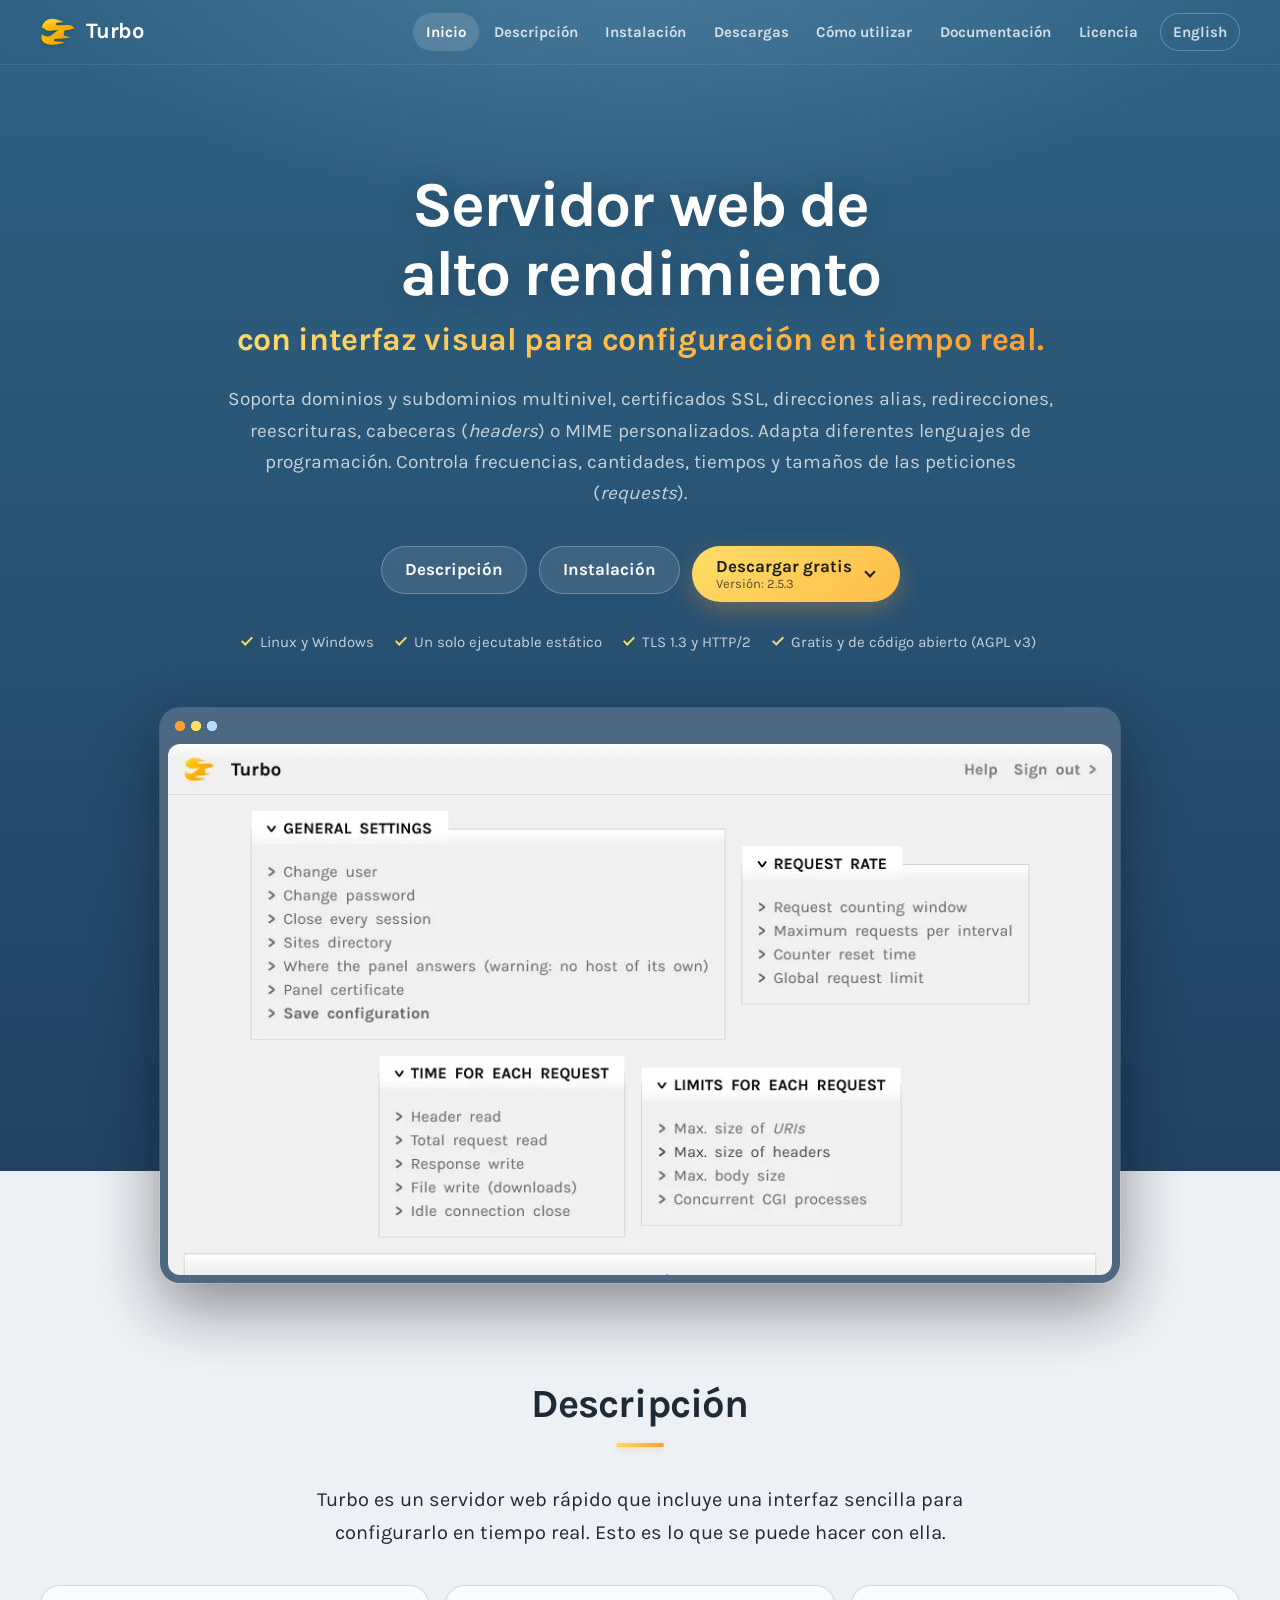
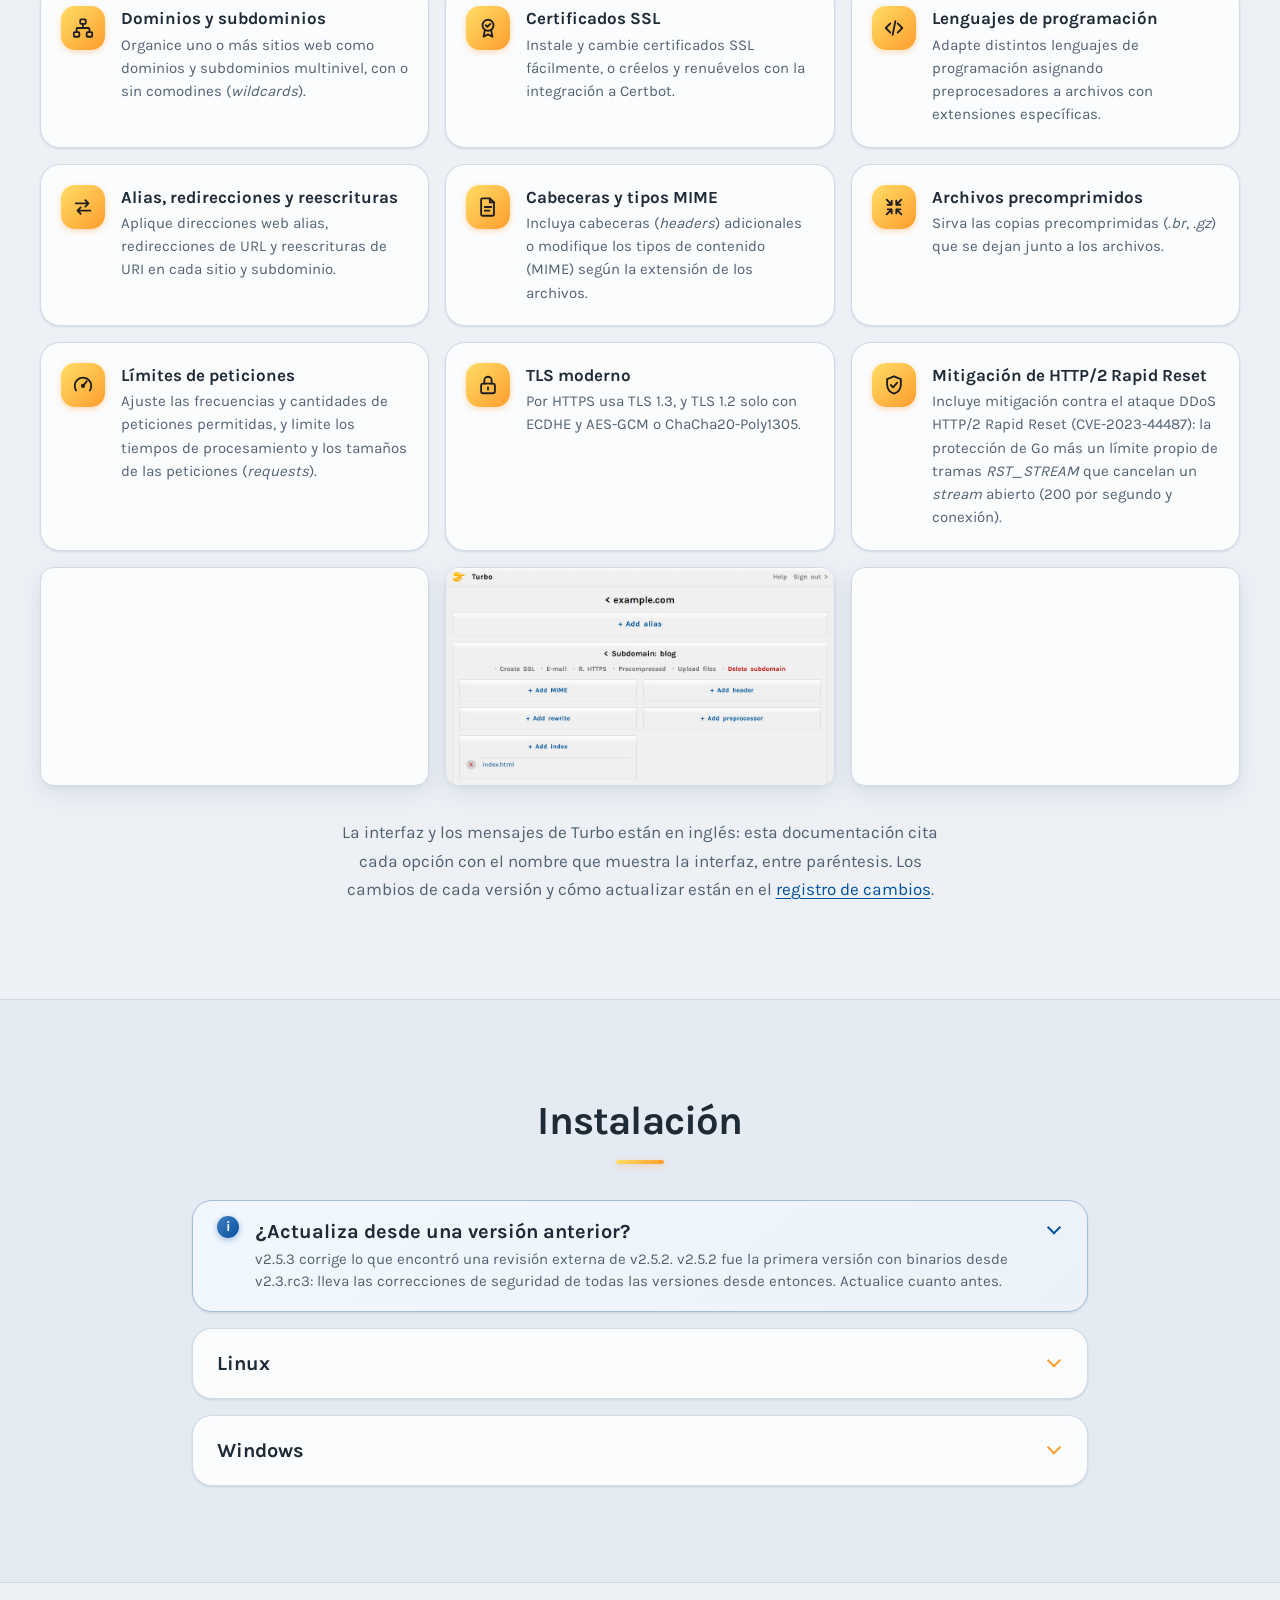
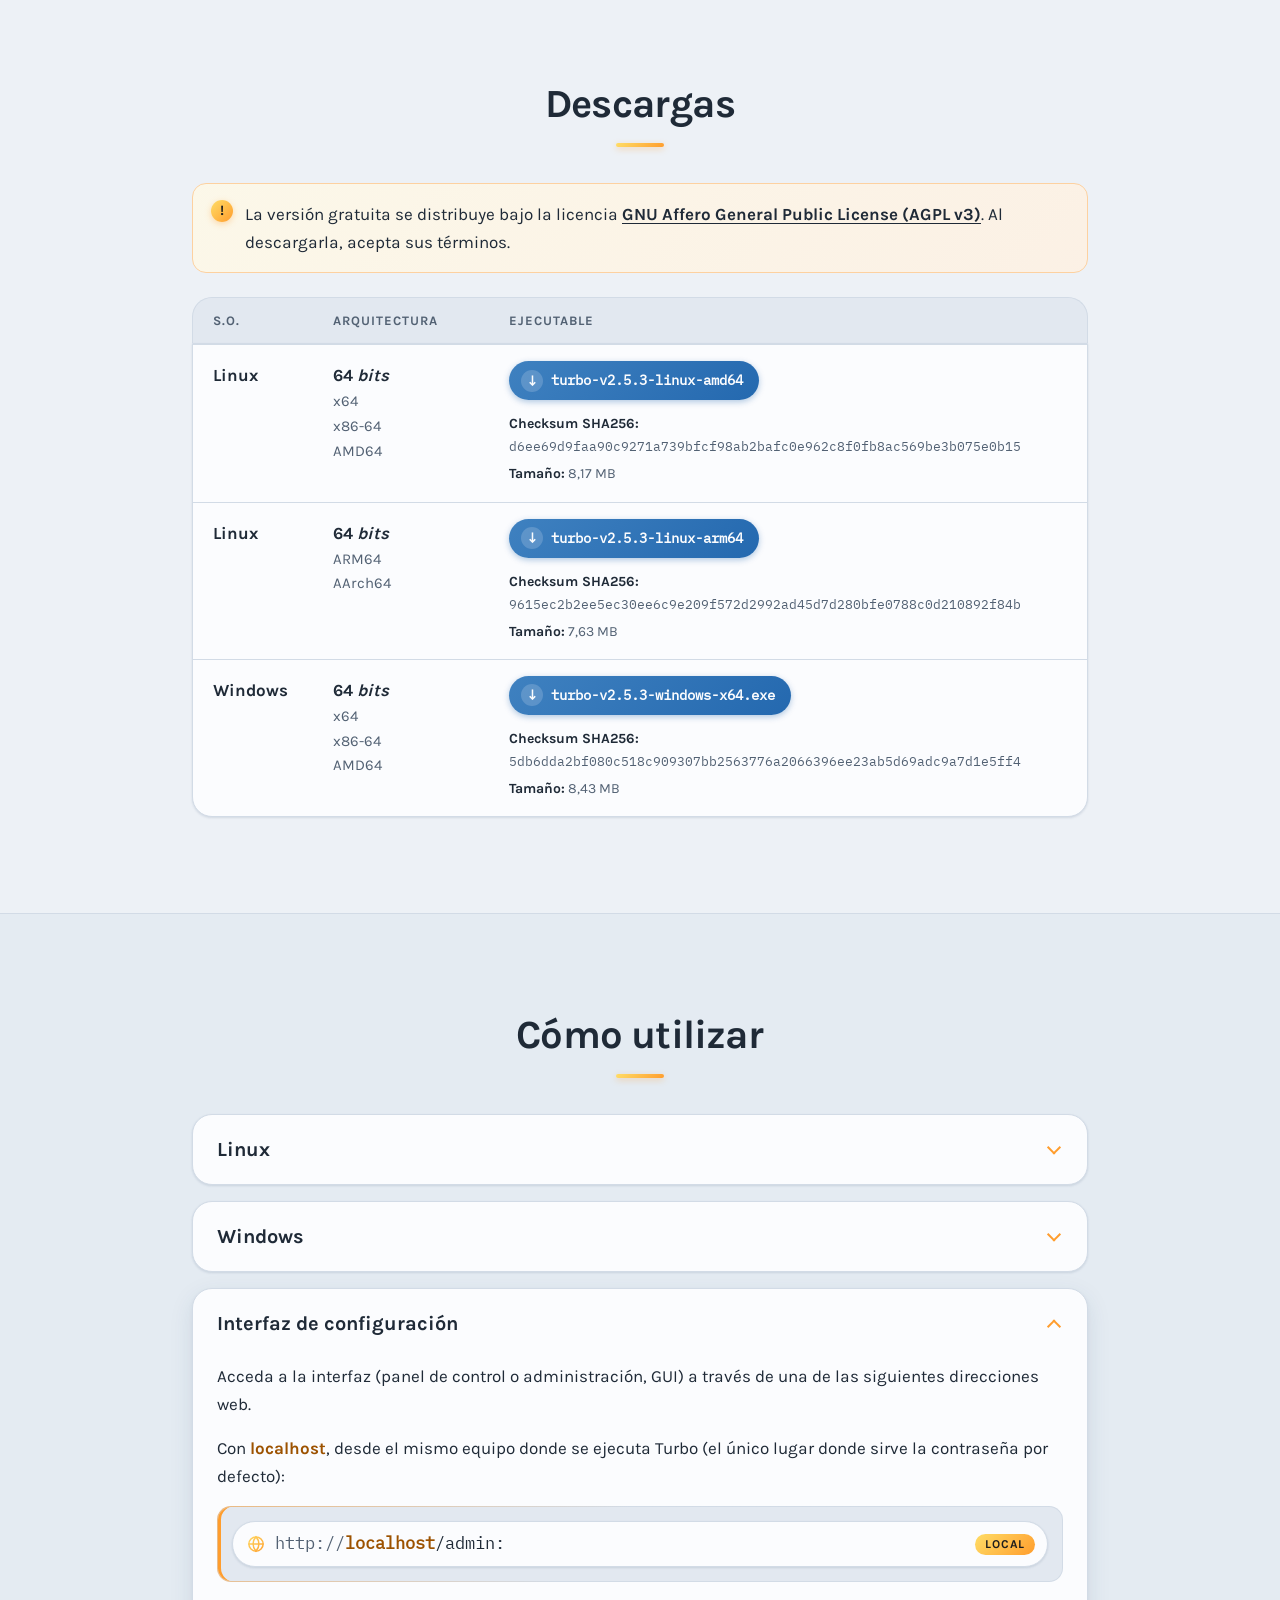
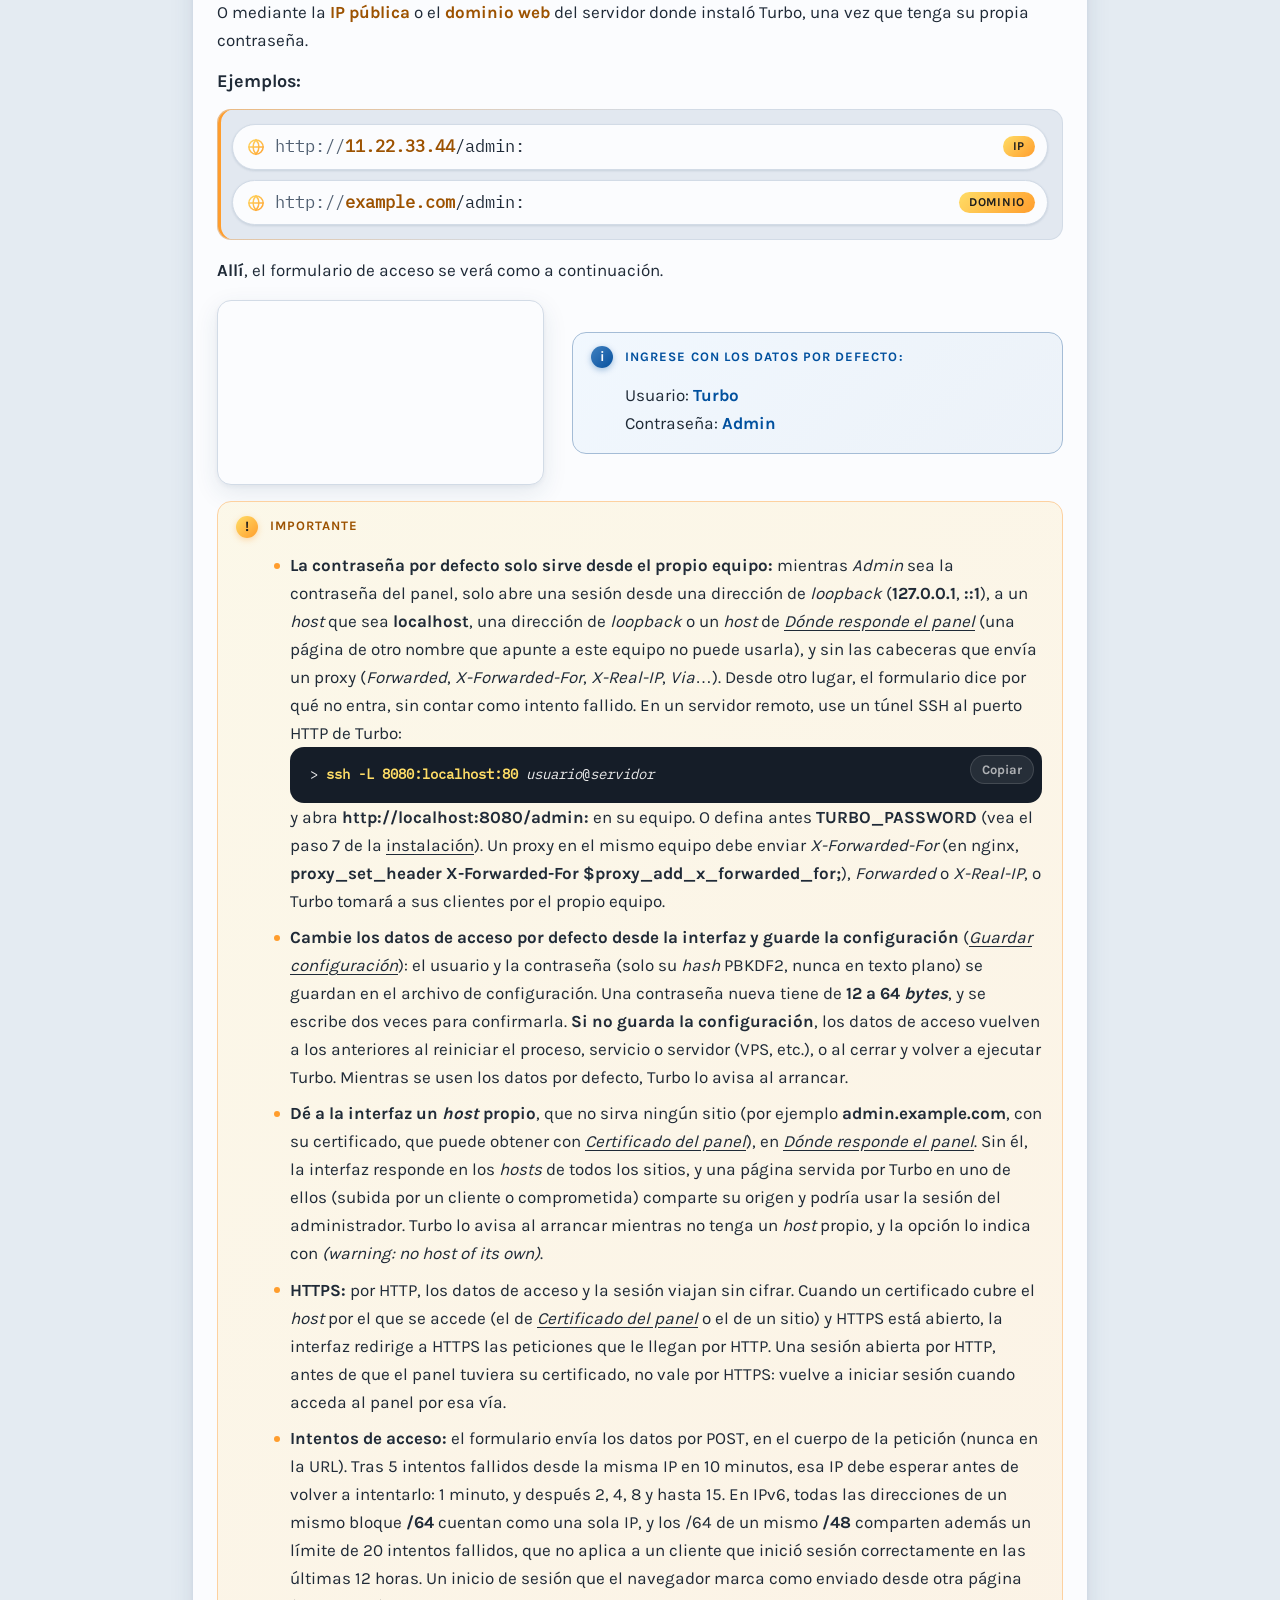
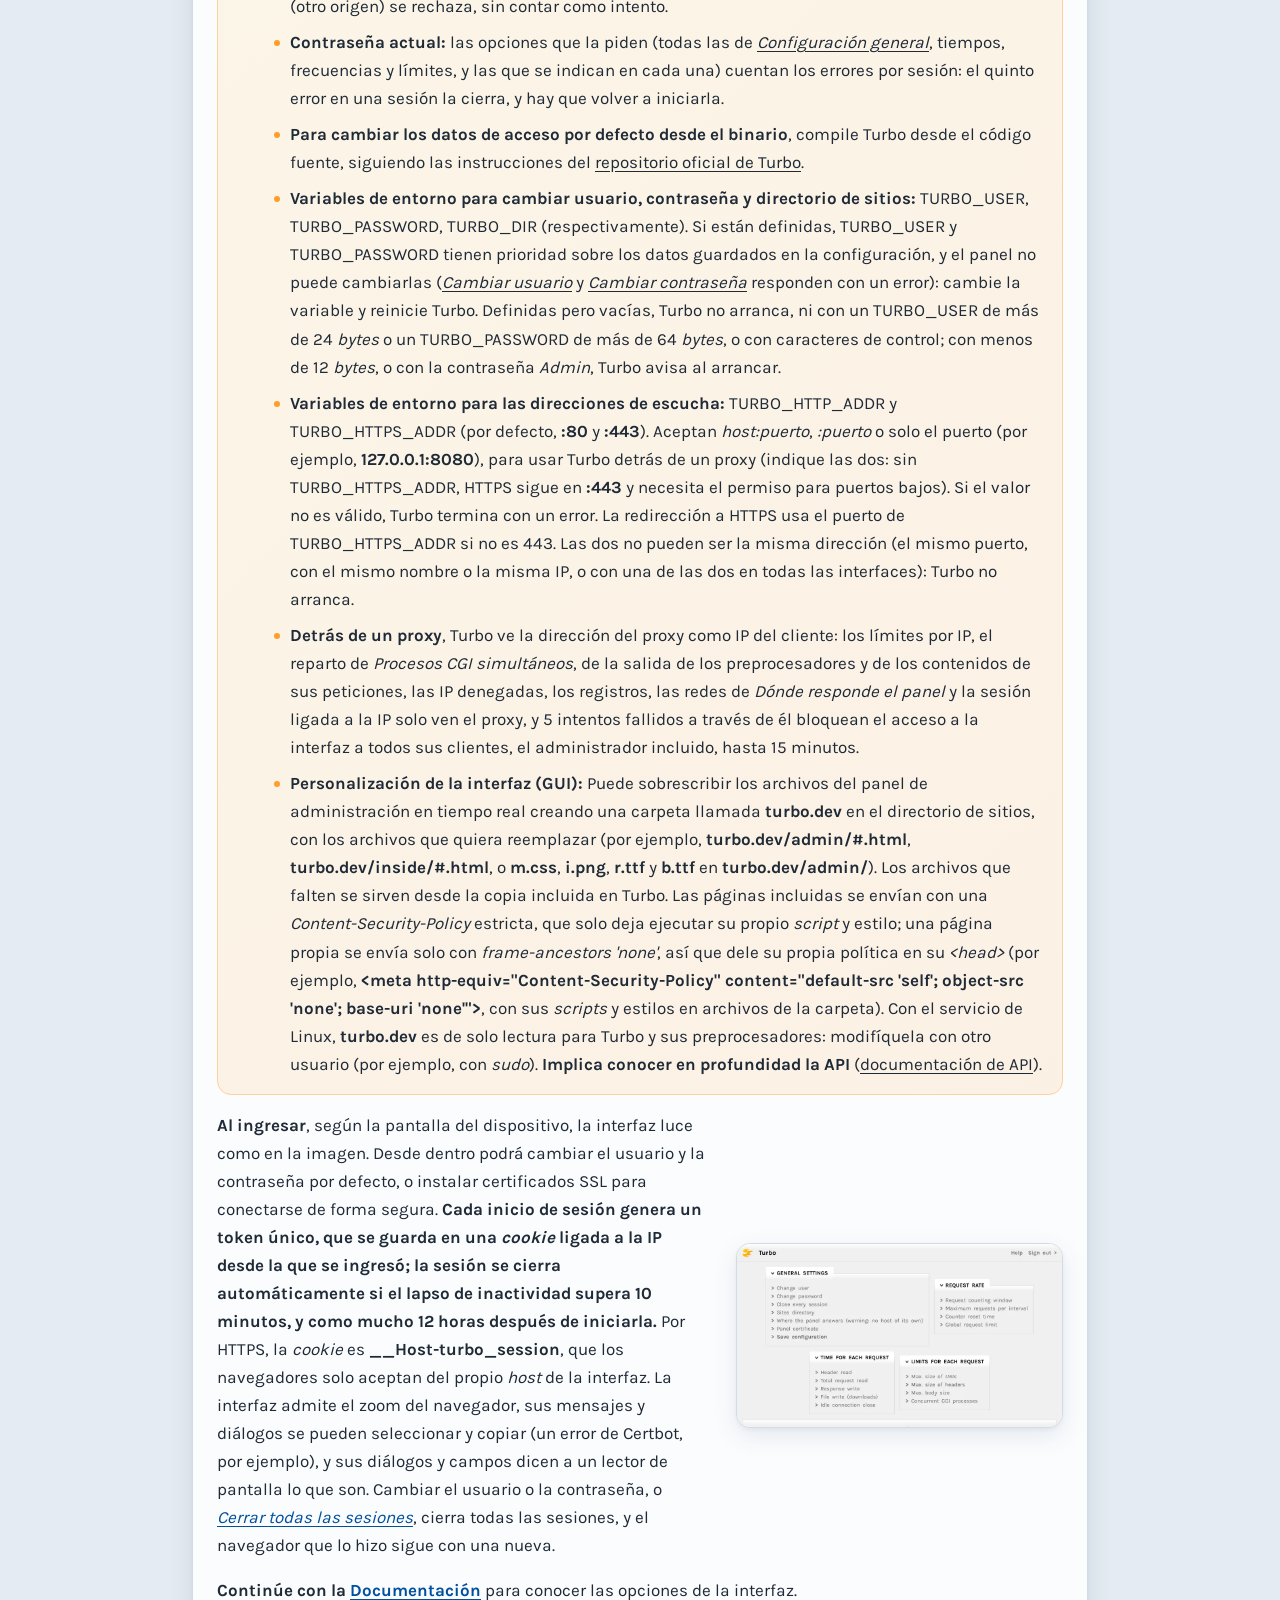
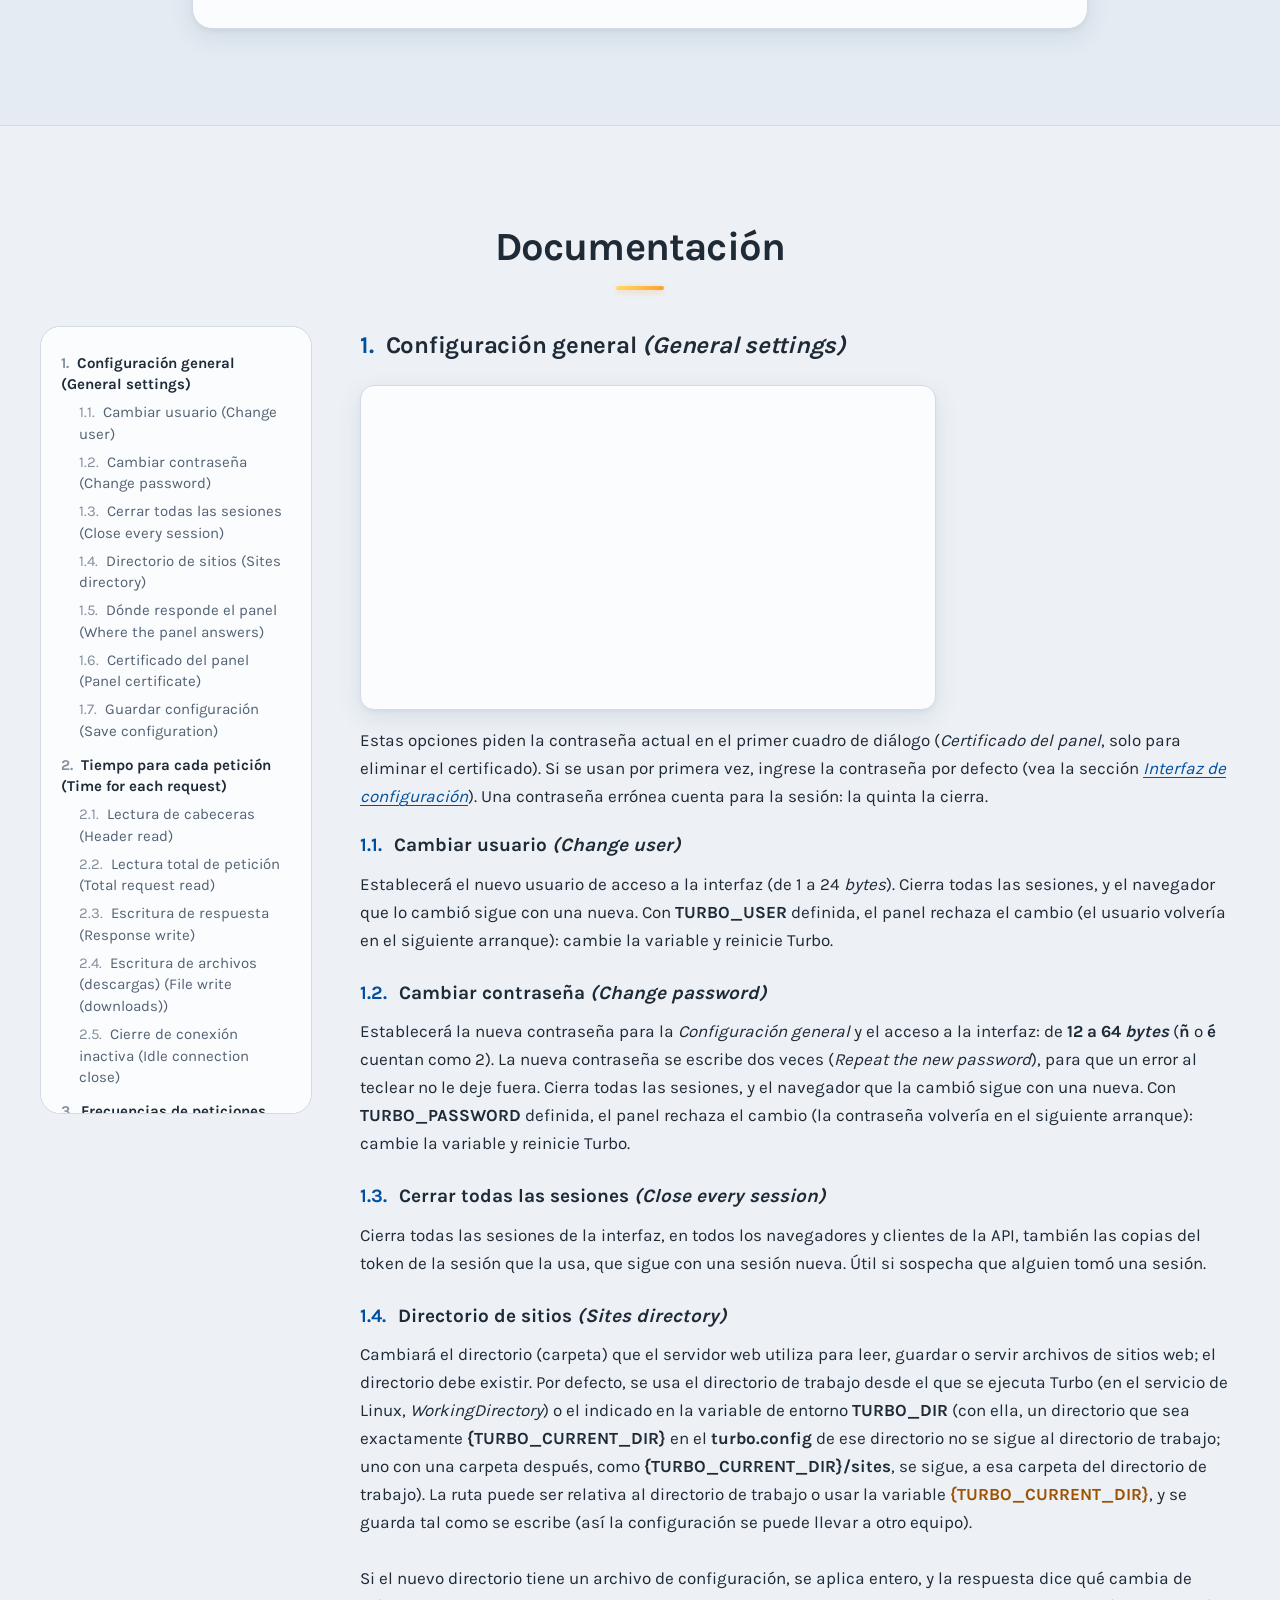
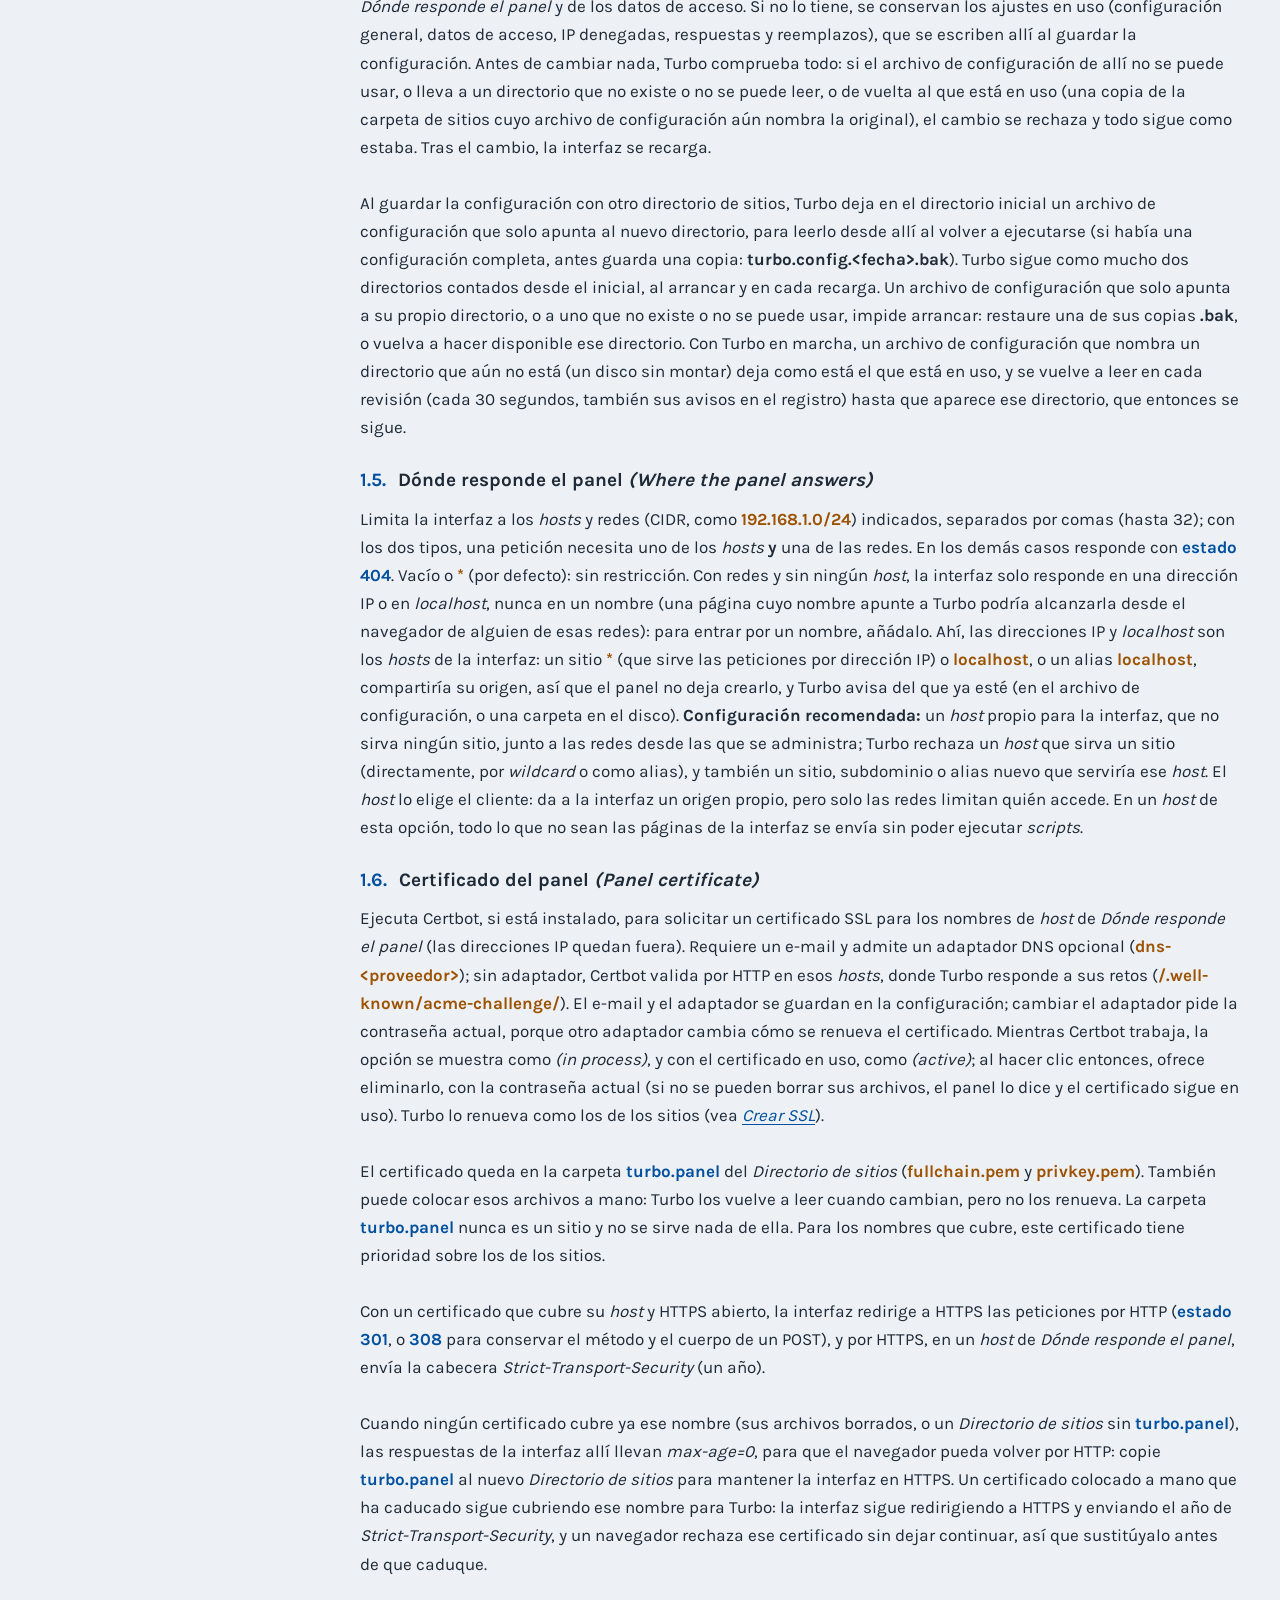
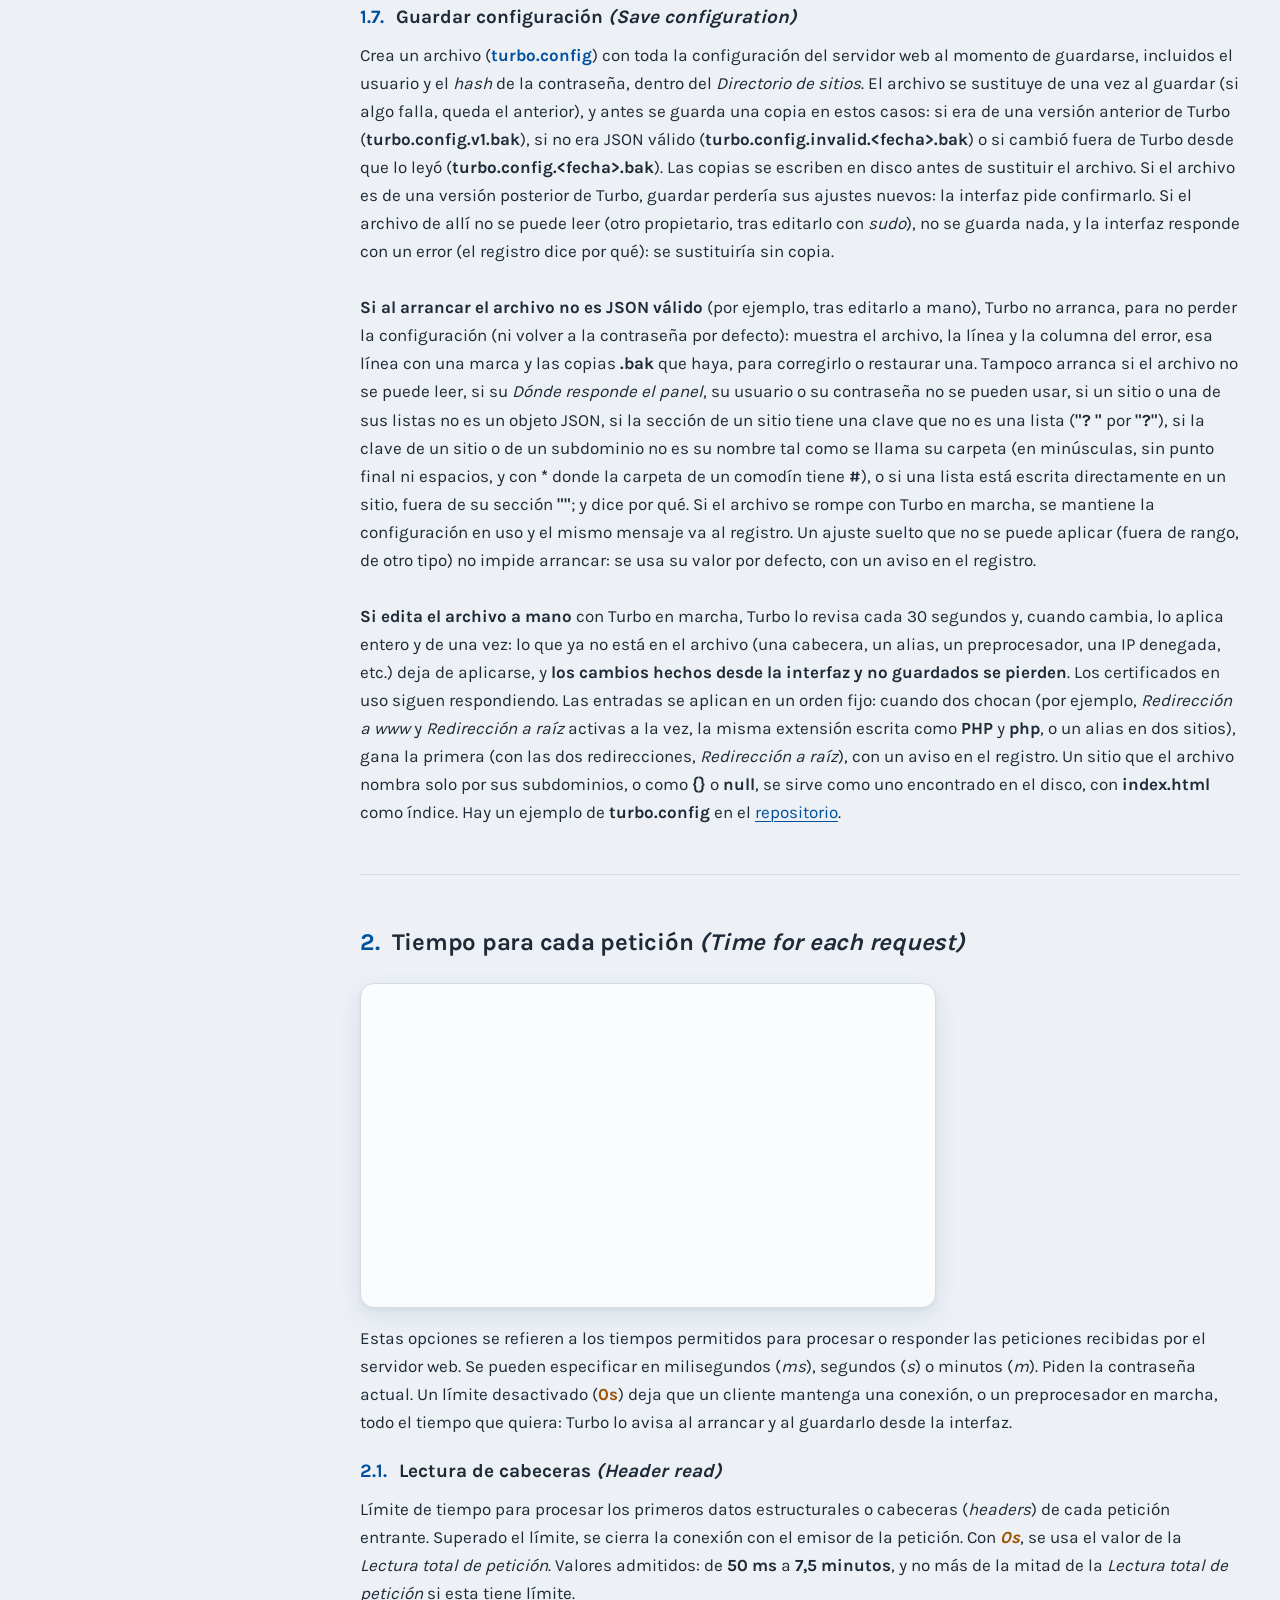
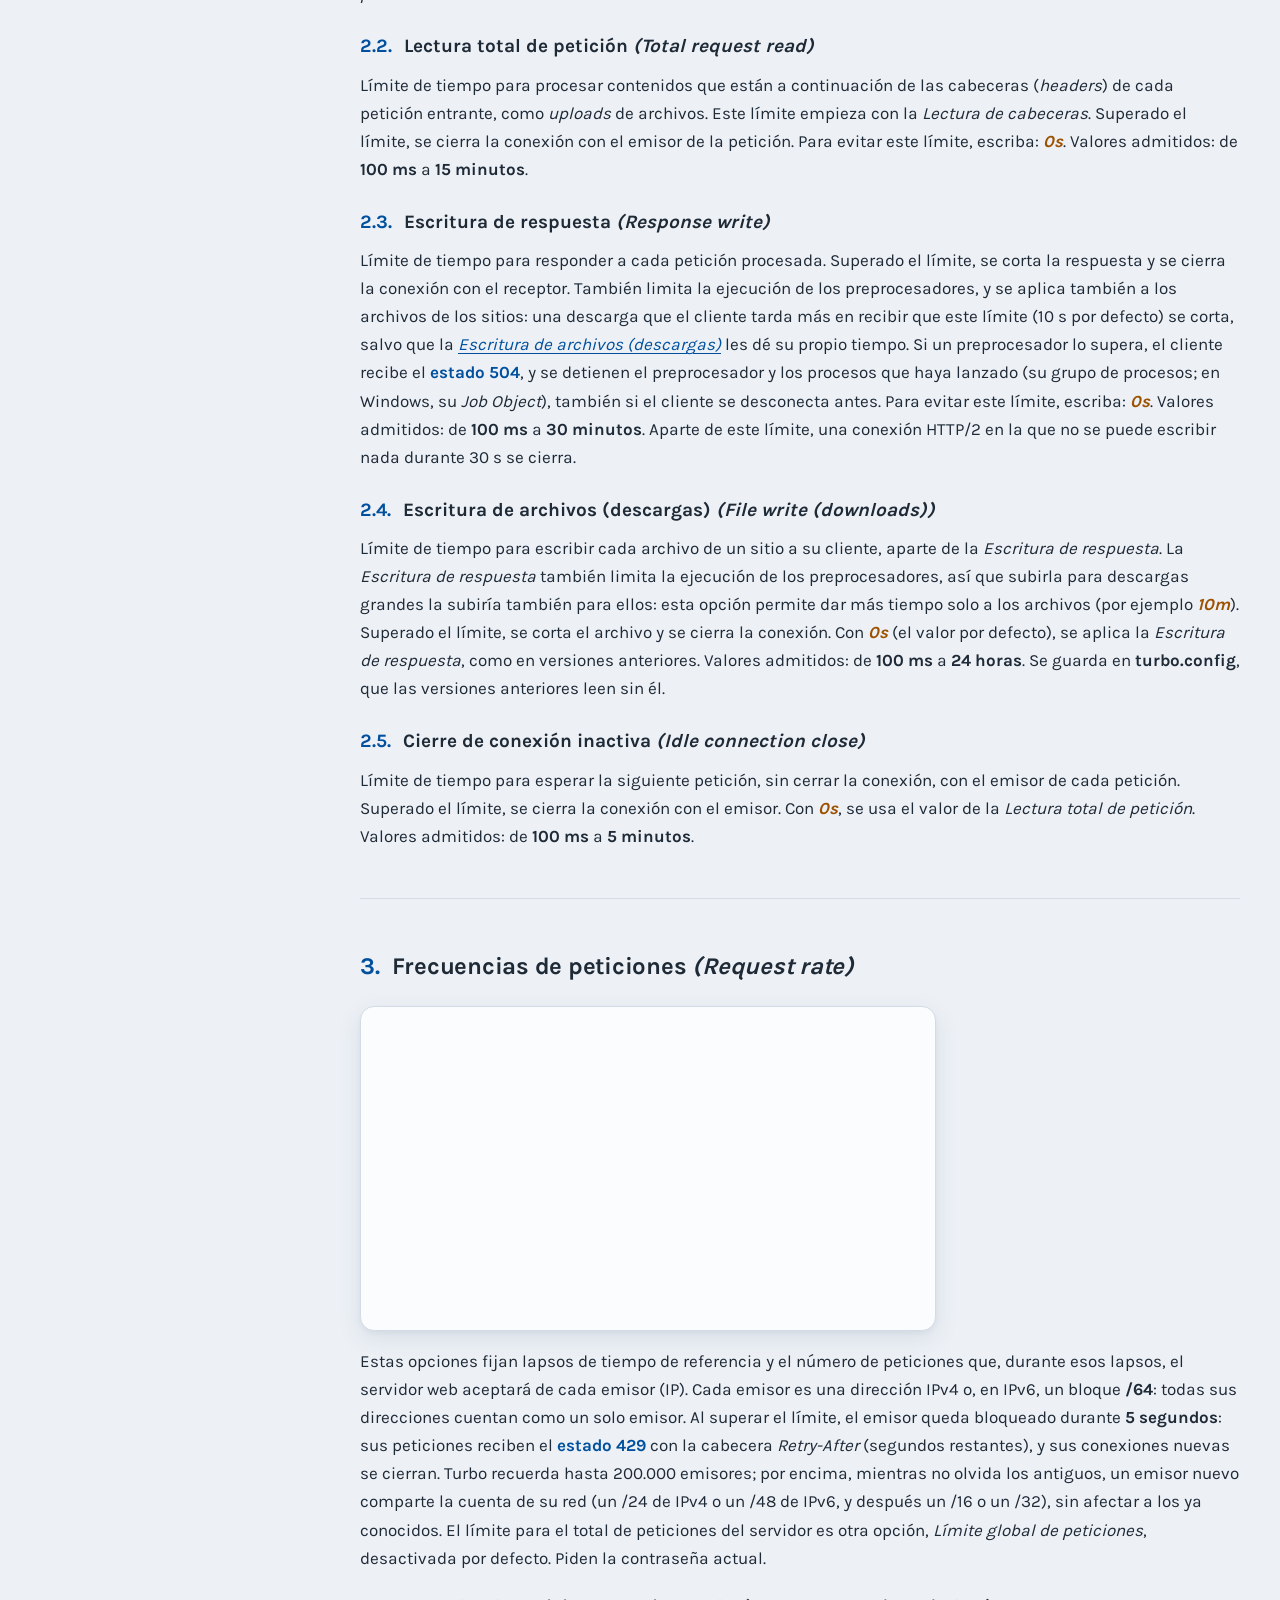
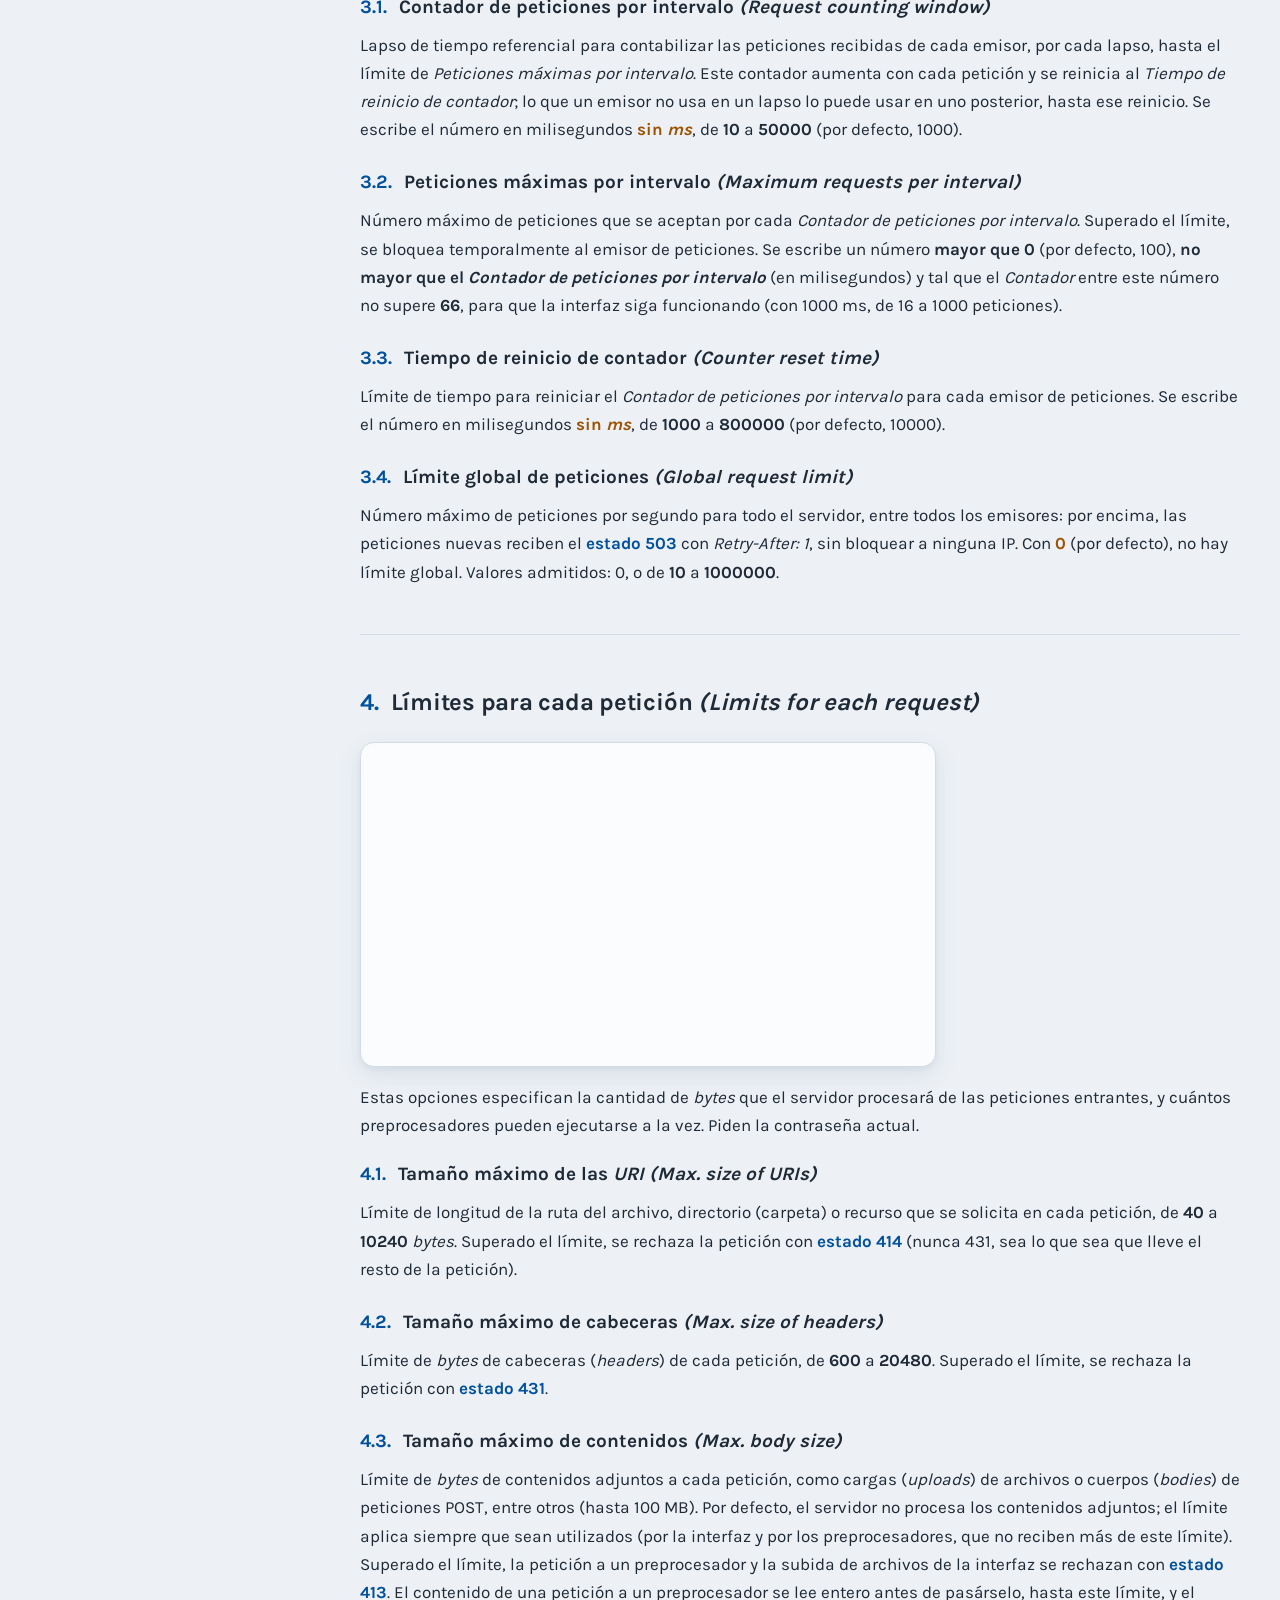
<file: es/index.html>
<!DOCTYPE html>
<html spellcheck="false" lang="es">
<head>
	<meta charset="UTF-8">

	<title>Turbo – Servidor web de alto rendimiento con interfaz visual</title>
	<link rel="icon" href="../turbo.icon.svg" type="image/svg+xml">
	<link rel="icon" href="../turbo.icon.png" type="image/png">
	<link rel="apple-touch-icon" href="../turbo.icon.png">
	<link rel="canonical" href="https://turbo.okzgn.com/es/">
	<link rel="alternate" hreflang="en" href="https://turbo.okzgn.com/">
	<link rel="alternate" hreflang="es" href="https://turbo.okzgn.com/es/">
	<link rel="alternate" hreflang="x-default" href="https://turbo.okzgn.com/">

	<meta name="viewport" content="width=device-width, initial-scale=1.0">
	<meta name="description" content="Servidor web de alto rendimiento con interfaz visual para configuración en tiempo real.">
	<meta name="robots" content="index, follow, max-image-preview:large">
	<meta name="author" content="OKZGN">
	<meta name="theme-color" content="#2f6283">

	<meta name="format-detection" content="telephone=no">
	<meta http-equiv="Content-Security-Policy" content="default-src 'self'; img-src 'self'; child-src 'self';">

	<meta property="og:title" content="Turbo">
	<meta property="og:description" content="Servidor web de alto rendimiento con interfaz visual para configuración en tiempo real.">
	<meta property="og:image" content="https://turbo.okzgn.com/turbo.logo.large.png">
	<meta property="og:image:width" content="1200">
	<meta property="og:image:height" content="630">
	<meta property="og:url" content="https://turbo.okzgn.com/es/">
	<meta property="og:site_name" content="OKZGN">
	<meta property="og:type" content="website">
	<meta property="og:locale" content="es_ES">
	<meta property="og:locale:alternate" content="en_US">

	<meta name="twitter:card" content="summary_large_image">
	<meta name="twitter:title" content="Turbo">
	<meta name="twitter:description" content="Servidor web de alto rendimiento con interfaz visual para configuración en tiempo real.">
	<meta name="twitter:image" content="https://turbo.okzgn.com/turbo.logo.large.png">

	<meta name="color-scheme" content="light dark">
	<link rel="preload" href="../data/karla-regular.woff2" as="font" type="font/woff2" crossorigin>
	<link rel="preload" href="../data/karla-bold.woff2" as="font" type="font/woff2" crossorigin>

	<link rel="stylesheet" href="../data/base.css">
	<link rel="stylesheet" href="../data/site.css">
	<script src="../data/site.js"></script>

	<script type="application/ld+json">
	{
		"@context": "https://schema.org",
		"@type": "SoftwareApplication",
		"name": "Turbo",
		"applicationCategory": "DeveloperApplication",
		"operatingSystem": "Linux, Windows",
		"softwareVersion": "2.5.3",
		"url": "https://turbo.okzgn.com/es/",
		"inLanguage": "es",
		"image": "https://turbo.okzgn.com/turbo.icon.png",
		"description": "Servidor web de alto rendimiento con interfaz visual para configuración en tiempo real.",
		"offers": {
			"@type": "Offer",
			"price": "0",
			"priceCurrency": "USD"
		},
		"author": {
			"@type": "Person",
			"name": "Elias Francisco Alvarado Soshina",
			"jobTitle": "Applied AI, Platform & Software Developer"
		}
	}
	</script>
</head>
<body>
	<header class="site-header">
		<h1 class="brand"><a href="/es/#Start"><img src="../turbo.icon.svg" alt="" width="36" height="36"><span>Turbo</span></a></h1>
		<button class="menu-toggle" type="button" aria-expanded="false" aria-controls="site-nav" aria-label="Menú"><span></span><span></span><span></span></button>
		<nav id="site-nav" aria-label="Principal">
			<ol data-index="">
				<li><a href="/es/#Start" class="is-active">Inicio</a></li>
				<li><a href="/es/#Description">Descripción</a></li>
				<li><a href="/es/#Install">Instalación</a></li>
				<li><a href="/es/#Downloads">Descargas</a></li>
				<li><a href="/es/#Get-started">Cómo utilizar</a></li>
				<li><a href="/es/#Docs">Documentación</a></li>
				<li><a href="/es/#License">Licencia</a></li>
				<li class="nav-lang"><a href="/" hreflang="en" lang="en">English</a></li>
			</ol>
		</nav>
	</header>
	<main>
		<article id="Start">
			<div class="traffic" aria-hidden="true"></div>
			<h2>Servidor web de alto rendimiento<b> con interfaz visual para configuración en tiempo real.</b></h2>
			<p>Soporta dominios y subdominios multinivel, certificados SSL, direcciones alias, redirecciones, reescrituras, cabeceras (<i>headers</i>) o MIME personalizados. Adapta diferentes lenguajes de programación. Controla frecuencias, cantidades, tiempos y tamaños de las peticiones (<i>requests</i>).</p>
			<ul>
				<li><a href="/es/#Description"><span>Descripción</span></a></li>
				<li><a href="/es/#Install"><span>Instalación</span></a></li>
				<li class="wide"><a href="/es/#Downloads" class="cta"><span>Descargar gratis<sub>Versión: 2.5.3</sub></span></a></li>
			</ul>
			<ul class="facts">
				<li>Linux y Windows</li>
				<li>Un solo ejecutable estático</li>
				<li>TLS 1.3 y HTTP/2</li>
				<li>Gratis y de código abierto (AGPL v3)</li>
			</ul>
			<figure class="hero-shot">
				<a href="../data/img/gui.webp"><img src="../data/img/gui-sm.webp" srcset="../data/img/gui-sm.webp 960w, ../data/img/gui.webp 1920w" sizes="(max-width: 64rem) 92vw, 60rem" alt="Vista inicial de la interfaz" width="960" height="540" decoding="async"></a>
			</figure>
		</article>
		<article id="Description">
			<h3>Descripción</h3>
			<p class="lead">Turbo es un servidor web rápido que incluye una interfaz sencilla para configurarlo en tiempo real. Esto es lo que se puede hacer con ella.</p>
			<ul class="features">
				<li class="f-domains"><h4>Dominios y subdominios</h4><p>Organice uno o más sitios web como dominios y subdominios multinivel, con o sin comodines (<i>wildcards</i>).</p></li>
				<li class="f-certificate"><h4>Certificados SSL</h4><p>Instale y cambie certificados SSL fácilmente, o créelos y renuévelos con la integración a Certbot.</p></li>
				<li class="f-code"><h4>Lenguajes de programación</h4><p>Adapte distintos lenguajes de programación asignando preprocesadores a archivos con extensiones específicas.</p></li>
				<li class="f-rewrites"><h4>Alias, redirecciones y reescrituras</h4><p>Aplique direcciones web alias, redirecciones de URL y reescrituras de URI en cada sitio y subdominio.</p></li>
				<li class="f-headers"><h4>Cabeceras y tipos MIME</h4><p>Incluya cabeceras (<i>headers</i>) adicionales o modifique los tipos de contenido (MIME) según la extensión de los archivos.</p></li>
				<li class="f-compress"><h4>Archivos precomprimidos</h4><p>Sirva las copias precomprimidas (<i>.br</i>, <i>.gz</i>) que se dejan junto a los archivos.</p></li>
				<li class="f-limits"><h4>Límites de peticiones</h4><p>Ajuste las frecuencias y cantidades de peticiones permitidas, y limite los tiempos de procesamiento y los tamaños de las peticiones (<i>requests</i>).</p></li>
				<li class="f-lock"><h4>TLS moderno</h4><p>Por HTTPS usa TLS 1.3, y TLS 1.2 solo con ECDHE y AES-GCM o ChaCha20-Poly1305.</p></li>
				<li class="f-shield"><h4>Mitigación de HTTP/2 Rapid Reset</h4><p>Incluye mitigación contra el ataque DDoS HTTP/2 Rapid Reset (CVE-2023-44487): la protección de Go más un límite propio de tramas <i>RST_STREAM</i> que cancelan un <i>stream</i> abierto (200 por segundo y conexión).</p></li>
			</ul>
			<section class="gallery">
				<a href="../data/img/root-sites-subdomains-options.webp"><img src="../data/img/root-sites-subdomains-options-sm.webp" alt="Opciones para sitios y subdominios" width="960" height="540" loading="lazy" decoding="async"></a>
				<a href="../data/img/subdomains-options.webp"><img src="../data/img/subdomains-options-sm.webp" alt="Opciones para subdominios" width="960" height="540" loading="lazy" decoding="async"></a>
				<a href="../data/img/signin.webp"><img src="../data/img/signin-sm.webp" alt="Formulario de acceso a la interfaz" width="960" height="540" loading="lazy" decoding="async"></a>
			</section>
			<p>La interfaz y los mensajes de Turbo están en inglés: esta documentación cita cada opción con el nombre que muestra la interfaz, entre paréntesis. Los cambios de cada versión y cómo actualizar están en el <a target="_blank" rel="noopener" href="https://github.com/okzgn/turbo-go/blob/main/CHANGELOG.es.md">registro de cambios</a>.</p>
		</article>
		<article id="Install">
			<h3>Instalación</h3>
			<details class="accordion info">
				<summary><span><b>¿Actualiza desde una versión anterior?<small>v2.5.3 corrige lo que encontró una revisión externa de v2.5.2. v2.5.2 fue la primera versión con binarios desde v2.3.rc3: lleva las correcciones de seguridad de todas las versiones desde entonces. Actualice cuanto antes.</small></b></span></summary>
				<p>Si viene de v2.5.2, sustituya el binario (o su compilación): lo configurado sigue haciendo lo mismo, con las excepciones que el registro de cambios enumera en <i>Actualizar desde v2.5.2</i>, las principales abajo. Si viene de v2.5.1, se aplican además las de <i>Actualizar desde v2.5.1</i>, que van a continuación; si viene de v2.5, también las de <i>Actualizar desde v2.5</i>; si viene de v2.4.4 o v2.4.3, también las de <i>Actualizar desde v2.4.4</i>. Si actualiza desde v2.4.2, v2.4.1, v2.4 o v2.3.rc3, lea primero en el <a target="_blank" rel="noopener" href="https://github.com/okzgn/turbo-go/blob/main/CHANGELOG.es.md">registro de cambios</a> la sección de actualización de su versión (y luego las de las posteriores), y haga una copia de la carpeta de sitios, <b>turbo.config</b> incluido.</p>
				<p><b>Entre los cambios de v2.5.3:</b></p>
				<ul class="list">
					<li>Un sitio sin su <b class="c-yellow">@</b> va por su cuenta: sus subdominios, con sus carpetas, se siguen sirviendo, y el propio nombre del sitio responde <b class="c-aqua">estado 404</b>.</li>
					<li><b>QUERY('nombre')</b> lee la consulta como un script: <b>&amp;</b> separa los parámetros, no <b>;</b>, un <b>%</b> que no se puede descodificar se queda tal cual, y donde los scripts podrían leer valores distintos (un nombre repetido con otro valor) no da nada.</li>
					<li><b>COOKIE('nombre')</b> lee las cookies como un script: la primera de un nombre, esté escrita como esté, y donde los scripts podrían leer valores distintos (un valor con <b>%XX</b>, entre comillas dobles o con espacios alrededor) no da nada.</li>
					<li>Una redirección cuyo host, por un valor que no da nada, quede vacío o empiece por <b>.</b> o por <b>..</b>, responde <b class="c-aqua">estado 500</b>; un <b>#</b> en el destino de una reescritura empieza su fragmento.</li>
					<li>Un <i>POST</i> a <b>/admin:</b> sin sus credenciales, o a la API sin acción, responde <b class="c-aqua">estado 400</b>, y también añadir un índice que el sitio ya tiene.</li>
					<li>Cada etiqueta del nombre de un sitio puede tener 63 bytes, y se puede crear un sitio cubierto solo por un comodín (un subdominio comodín de otro sitio, o un sitio comodín).</li>
					<li>Con <b>TURBO_DIR</b>, un directorio de sitios escrito con una carpeta después de <b>{TURBO_CURRENT_DIR}</b> (por ejemplo <b>{TURBO_CURRENT_DIR}/sites</b>) se sigue, a esa carpeta del directorio de trabajo.</li>
					<li>Un subdominio cuyo certificado emitió una versión anterior de Turbo en la carpeta de su dominio recibe una carpeta propia, así que una renovación del dominio no lo deja fuera; al parar Turbo, se detiene y se espera al Certbot en curso.</li>
					<li><b>dx-lua</b> es la 0.3.3: un movimiento largo de <b>table.insert</b> se detiene al vencer el tiempo de su petición; un script escrito de nuevo en el mismo sitio con su fecha repuesta se vuelve a leer; un script cuya ruta cambia mientras se abre no se ejecuta. Vuelva a compilarlo.</li>
				</ul>
				<p><b>Entre los cambios de v2.5.2:</b></p>
				<ul class="list">
					<li>Las cabeceras <i>Refresh</i>, <i>Location</i> y <i>Content-Location</i> no admiten <b>SUBDOMAIN</b> ni <b>FIRST_SUBDOMAIN</b> en una expresión: una de <b>turbo.config</b> se conserva, y el sitio responde <b class="c-aqua">estado 500</b> hasta que se cambie.</li>
					<li>A través de una reescritura cuyo destino tiene consulta, <i>REQUEST_URI</i> vuelve a ser lo que pidió el cliente, sin los parámetros que fija la reescritura, que van en <i>QUERY_STRING</i>.</li>
					<li><b>{REWRITE}</b> y una <b class="c-yellow">\</b> se rechazan en el <i>host</i> de una redirección.</li>
					<li>Lo que da <b>urlencode</b> va tal cual al destino de una reescritura, ya sin codificarse dos veces.</li>
					<li><b>dx-lua</b> es la 0.3.2: compílelo de nuevo. Cada <i>worker</i> reserva 256 MiB de pila, <b>table.insert</b> con una posición fuera de 1 a <b>#t + 1</b> es un error, y el <i>Content-Length</i> de un <i>script</i> se descarta.</li>
					<li>Turbo no arranca si <b>TURBO_HTTP_ADDR</b> y <b>TURBO_HTTPS_ADDR</b> son la misma dirección.</li>
					<li>El panel: por HTTPS, un <i>host</i> que ningún certificado cubre recibe <i>max-age=0</i> también cuando ya no está en <b>PA</b>; <i>Subir archivos</i> no sustituye nada si el directorio de sitios cambió durante la subida; y la extensión de un preprocesador que tiene dentro el token de un reemplazo se puede volver a agregar y borrar.</li>
				</ul>
				<p><b>Entre los cambios de v2.5.1:</b></p>
				<ul class="list">
					<li>En <b>turbo.config</b>, una clave de la sección de un sitio que no es una lista (<b>"? "</b> o <b>"Preprocessors"</b> por <b>"?"</b>) invalida el archivo: saltada, el sitio perdía sus preprocesadores, y sus <i>scripts</i> se servían como texto.</li>
					<li>Una reescritura a <b class="c-yellow">https://{SUBDOMAIN}.{FIRST_DOMAIN}/</b> responde <b class="c-aqua">estado 500</b> a las peticiones que no llegan por un alias ni por un dominio comodín; <b>quoted</b> se rechaza en la cabecera <i>Refresh</i>.</li>
					<li>A través de una reescritura cuyo destino tiene consulta, <i>REQUEST_URI</i> lleva esa consulta tras la ruta que pidió el cliente.</li>
					<li>Un cliente puede ocupar una cuarta parte de la memoria y de los archivos temporales reservados a los cuerpos de las peticiones de los <i>scripts</i>; más allá de su parte, sus peticiones con cuerpo reciben <b class="c-aqua">estado 503</b>.</li>
					<li>Con <b>TURBO_DIR</b>, un directorio de sitios que sea exactamente <b>{TURBO_CURRENT_DIR}</b> en el <b>turbo.config</b> de ese directorio no se sigue, y <i>Directorio de sitios</i> rechaza un directorio cuyo <b>turbo.config</b> lleva de vuelta al que está en uso.</li>
					<li>Las redirecciones entre <b>www</b> y la raíz se rechazan para el sitio <b>*</b>, y <b class="c-yellow">/carpeta/index.html</b> se sirve donde otro índice de esa carpeta va antes.</li>
					<li><b>dx-lua</b> es la 0.3.1: compílelo de nuevo. Escribe los números como Lua, y una recursión profunda es un error del <i>script</i>, no el fin de su <i>worker</i>.</li>
				</ul>
				<p><b>Entre los cambios de v2.5:</b></p>
				<ul class="list">
					<li>Una cabecera cuyo valor empieza por <b>=</b> es una expresión, y una reescritura con una expresión pide la contraseña actual; se rechaza una reescritura hacia otra dirección cuyo <i>host</i> elige el cliente.</li>
					<li>Un preprocesador cuya ruta empieza por <b>dx&gt;</b> funciona en el modo dx.</li>
					<li>En <b>turbo.config</b>, una clave que no es el nombre de un sitio o de un subdominio hace inválido el archivo, y un preprocesador cuya extensión no se puede usar hace que la extensión que se quería responda con <b class="c-aqua">estado 500</b>.</li>
					<li>Quitar el e-mail de un sitio y cambiar el adaptador de un certificado piden la contraseña actual.</li>
					<li>Se rechaza un alias que es una dirección IP y, con <i>Dónde responde el panel</i> solo de redes, un sitio nuevo <b>*</b> o <b>localhost</b> y un alias <b>localhost</b>.</li>
					<li>Cada línea de <b>turbo.denials</b> lleva su hora después de quién.</li>
					<li>Las plazas de <i>Procesos CGI simultáneos</i> se reparten mientras hay peticiones esperando: un cliente puede ocupar una cuarta parte, y las recibe todas cuando nadie más espera.</li>
				</ul>
				<p><b>Entre los cambios incompatibles de v2.4.3, para quien viene de v2.4.2 o anterior:</b></p>
				<ul class="list">
					<li>Una carpeta pedida sin su <b>/</b> final se redirige a la misma ruta con ella.</li>
					<li>Añadir una reescritura hacia otra dirección, añadir una IP denegada y desactivar el HTTPS de un sitio piden la contraseña actual.</li>
					<li>Con <b>TURBO_PASSWORD</b> o <b>TURBO_USER</b> definidas, el panel no puede cambiar la contraseña ni el usuario (cambie la variable y reinicie Turbo).</li>
					<li>Una sesión abierta por HTTP vuelve a pedir el inicio de sesión cuando el panel pasa a HTTPS.</li>
				</ul>
				<p>Si actualiza desde v2.4.1 o anterior, la contraseña por defecto (<i>Admin</i>) también solo inicia sesión desde el propio equipo (vea <a href="/es/#Get-started-on-interface"><i>Interfaz de configuración</i></a>): ponga antes su propia contraseña, o <b>TURBO_PASSWORD</b>.</p>
			</details>
			<details class="accordion">
				<summary><span>Linux</span></summary>
				<blockquote>
					<h5>REQUISITOS</h5>
					<ul>
						<li>Conocimiento de servidores (VPS, <i>bare metal</i>...), sistema operativo <b>Linux</b> y línea de comandos <b>Bash</b>.</li>
						<li>Distribución de Linux con <b><i>systemd</i></b>, <b><i>nano</i></b> y <b><i>wget</i></b> (comúnmente preinstalados).</li>
						<li>Servidor con arquitectura de <b>64 <i>bits</i></b> y 128 MB de RAM disponible (mínimo recomendado).</li>
						<li>Los ejecutables publicados son estáticos y no requieren bibliotecas del sistema. Si compila Turbo con <i>cgo</i>, el ejecutable requiere <b>glibc 2.34</b> o superior. Para compilar Turbo desde el código fuente se necesita <b>Go 1.26.11</b> (un Go anterior lo descarga).</li>
						<li>Opcional: instalación de <b>Certbot</b> (<a href="https://certbot.eff.org/">instrucciones</a>), para obtener y renovar certificados SSL. Con el servicio de <i>systemd</i> de abajo, instálelo con <b><i>apt</i></b> o <b><i>pip</i></b>: el de <i>snap</i> no funciona con él.</li>
					</ul>
				</blockquote>
				<ol>
					<li>
						<span><b>Identificar</b> la <b>arquitectura</b> del sistema operativo. Los ejecutables publicados son para <b>64 <i>bits</i></b>: x64 (x86-64, AMD64) y, en Linux, también <b>ARM64</b> (AArch64); para otras arquitecturas, compile Turbo desde el código fuente siguiendo las instrucciones del <a target="_blank" rel="noopener" href="https://github.com/okzgn/turbo-go">repositorio oficial</a>.</span>

						<h4 class="pre-title">Ejemplo:</h4>
	<pre>&gt; <b>uname -m</b></pre>

					</li>
					<li>
						<span><b>Verificar</b> que se tienen <b class="c-yellow">privilegios</b> de usuario <b><i>root</i></b> (los comandos siguientes usan <i>sudo</i>).</span>

						<h4 class="pre-title">Ejemplo:</h4>
	<pre>&gt; <b class="c-yellow">sudo -v</b></pre>

					</li>
					<li>
						<span><b>Habilitar o desbloquear</b> los puertos 80 y 443.</span>
						<h4 class="pre-title">Ejemplo (con <i>ufw</i>):</h4>
	<pre>&gt; sudo <b class="c-yellow">ufw allow</b> 80,443/tcp</pre>
							<blockquote class="note">Si usa un proveedor de VPS (como AWS, Azure, Google Cloud, etc.), recuerde que también deberá abrir estos puertos desde la consola de administración en la nube.</blockquote>
					</li>
					<li>
						<span><b class="c-yellow">Crear</b> un <b class="c-aqua">directorio (carpeta)</b> para el servidor web.</span>

						<h4 class="pre-title">Ejemplo:</h4>
	<pre>&gt; sudo <b class="c-yellow">mkdir</b> <b class="c-aqua">/home/server/</b></pre>

					</li>
					<li>
						<span><b class="c-yellow"><a href="/es/#Downloads">Descargar</a></b> el ejecutable para <b class="c-orange">64 <i>bits</i></b> en un <b class="c-aqua">directorio temporal</b>.</span>

							<h4 class="pre-title">Ejemplo:</h4>
	<pre>&gt; cd <b class="c-aqua">$(mktemp -d)</b>
&gt; <b class="c-yellow">wget https://github.com/okzgn/turbo-go/releases/download/v2.5.3/turbo-v2.5.3-linux<b class="c-orange">-amd64</b></b></pre>
							<blockquote class="note">En ARM64 (AArch64), descargue <b class="c-orange">turbo-v2.5.3-linux-arm64</b> (y use ese nombre en el paso siguiente). Compruebe la descarga con el archivo <b>SHA256SUMS</b> de la versión, descargado en el mismo directorio (<b>sha256sum -c --ignore-missing SHA256SUMS</b>: <i>--ignore-missing</i> comprueba solo los ejecutables descargados). Una versión firmada por su editor trae además un archivo <b>SHA256SUMS.sig</b>, que muestra que las sumas son las del editor; <a target="_blank" rel="noopener" href="https://github.com/okzgn/turbo-go/blob/main/SECURITY.md">SECURITY.md</a> explica cómo comprobarlo.</blockquote>

					</li>
					<li>
						<span><b class="c-yellow">Instalar</b> el <b class="c-orange">ejecutable descargado</b> en <b class="c-aqua">/usr/local/bin/</b>, con el nombre <b>turbo</b>, de <i>root</i> y con permisos de lectura y ejecución. Queda fuera del directorio de sitios, donde los preprocesadores pueden escribir, así que no pueden sustituirlo.</span>

						<h4 class="pre-title">Ejemplo:</h4>
	<pre>&gt; sudo <b class="c-yellow">install -o root -g root -m 0755 turbo-v2.5.3-linux<b class="c-orange">-amd64</b> <b class="c-aqua">/usr/local/bin/</b>turbo</b></pre>

						<blockquote class="note"><b>Para pruebas</b>, pasar de aquí a <a href="/es/#Get-started">Cómo utilizar</a>.</blockquote>
					</li>
					<li>
						<span><b>Configurar</b> el ejecutable como servicio (para ejecución en segundo plano). El servicio ejecuta Turbo con un <b>usuario sin privilegios</b> (<i>turbo</i>), que también ejecuta los preprocesadores y Certbot.<br><br><b class="c-yellow">Crear</b> el usuario y darle la propiedad del <b class="c-aqua">directorio del servidor</b>, sin permisos para los demás usuarios.</span>

							<h4 class="pre-title">Ejemplo:</h4>
	<pre>&gt; sudo <b class="c-yellow">useradd --system --home-dir <b class="c-aqua">/home/server</b> --shell /usr/sbin/nologin turbo</b>
&gt; sudo <b class="c-yellow">mkdir -p <b class="c-aqua">/home/server</b> &amp;&amp; sudo chown -R turbo:turbo <b class="c-aqua">/home/server</b> &amp;&amp; sudo chmod 0750 <b class="c-aqua">/home/server</b></b>
&gt; sudo <b class="c-yellow">install -d -o root -g root -m 0755 <b class="c-aqua">/home/server/</b>turbo.dev</b>
&gt; sudo <b class="c-yellow">install -d -o root -g root -m 0755 /etc/turbo</b>
&gt; sudo <b class="c-yellow">install -o root -g root -m 0600 /dev/null /etc/turbo/credentials</b>
&gt; sudoedit <b class="c-yellow">/etc/turbo/credentials</b></pre>

						<span>En <b class="c-yellow">/etc/turbo/credentials</b>, escribir el usuario y la contraseña del panel, uno por línea: <b>TURBO_USER=</b><i>usuario</i> y <b>TURBO_PASSWORD=</b><i>contraseña</i> (de 12 a 64 <i>bytes</i>).</span>
						<blockquote class="note">Con este archivo, el panel nunca responde con las credenciales por defecto (<i>Turbo</i>/<i>Admin</i>), tampoco antes del primer acceso; sin él, la contraseña por defecto solo inicia sesión desde el propio equipo (por ejemplo, con un túnel SSH). Esas variables mandan sobre <i>turbo.config</i> en cada arranque: para cambiarlas, edite el archivo y reinicie el servicio: mientras estén definidas, el panel no puede cambiar la contraseña ni el usuario (responde con un error). Para gestionarlas desde el panel, quítelas del archivo y reinicie el servicio: valen entonces el usuario y la contraseña guardados en <i>turbo.config</i> (cada <i>Guardar configuración</i> guarda los que están en uso, así que son los que tenían las variables en el último guardado); si la configuración nunca se guardó, los de por defecto, que solo inician sesión desde el propio equipo. La carpeta <b>turbo.dev</b> (de <i>root</i>) tiene que existir: el servicio no arranca sin ella, y así ningún preprocesador puede crearla para cambiar el panel (uno que reescriba <b>turbo.config</b>, que el servicio puede escribir, aún podría llevar el directorio de sitios a otra carpeta con una <i>turbo.dev</i> propia: vea <i>Modelo de confianza</i> más abajo).</blockquote>

						<span>En el directorio <b class="c-orange">/etc/systemd/system/</b>, crear el archivo <b class="c-yellow">turbo.service</b>.</span>

							<h4 class="pre-title">Ejemplo:</h4>
	<pre>&gt; cd <b class="c-orange">/etc/systemd/system/</b>
&gt; sudo <b class="c-yellow">nano turbo.service</b></pre>

						<span>Escribir o pegar este <b class="c-yellow">contenido</b> en el editor (es la unidad de referencia del repositorio, <a target="_blank" rel="noopener" href="https://github.com/okzgn/turbo-go/blob/main/deploy/turbo.service">deploy/turbo.service</a>, sin sus comentarios):</span>

	<pre class="file c-yellow">[Unit]
Description=Turbo
After=network-online.target
Wants=network-online.target

[Service]
Type=simple
User=turbo
Group=turbo
WorkingDirectory=<span class="c-white">/home/server/</span>
ExecStart=/usr/local/bin/turbo
EnvironmentFile=-/etc/turbo/credentials
AmbientCapabilities=CAP_NET_BIND_SERVICE
CapabilityBoundingSet=CAP_NET_BIND_SERVICE
NoNewPrivileges=true
ProtectSystem=strict
ReadWritePaths=<span class="c-white">/home/server/</span>
ReadOnlyPaths=<span class="c-white">/home/server/</span>turbo.dev
PrivateTmp=true
UMask=0027
ProtectHome=tmpfs
BindPaths=<span class="c-white">/home/server</span>
PrivateDevices=true
ProtectKernelTunables=true
ProtectKernelModules=true
ProtectKernelLogs=true
ProtectControlGroups=true
ProtectClock=true
ProtectHostname=true
ProtectProc=invisible
RestrictNamespaces=true
RestrictRealtime=true
RestrictSUIDSGID=true
LockPersonality=true
RestrictAddressFamilies=AF_UNIX AF_INET AF_INET6 AF_NETLINK
SystemCallArchitectures=native
SystemCallFilter=@system-service
SystemCallFilter=capget capset prctl
SystemCallErrorNumber=EPERM
KillMode=mixed
Restart=on-failure
RestartSec=5

[Install]
WantedBy=multi-user.target
</pre>
						<blockquote class="note"><b>CAP_NET_BIND_SERVICE</b> permite abrir los puertos 80 y 443 sin ser <i>root</i>, y Turbo la quita de lo que ejecuta (preprocesadores y Certbot no la heredan). Con <i>ProtectSystem=strict</i>, Turbo solo puede escribir en <i>ReadWritePaths</i>; la personalización de la interfaz (<b>turbo.dev</b>) es de solo lectura para el servicio, y <i>PrivateTmp</i> le da un <i>/tmp</i> propio (las subidas de archivos de PHP funcionan).<br><br><b>Endurecimiento:</b> el resto de líneas limita lo que puede hacer en el equipo un preprocesador comprometido: no ve más carpeta personal que <i>/home/server</i> (<i>ProtectHome</i> con <i>BindPaths</i>) ni más dispositivos que los virtuales, no puede crear <i>namespaces</i>, cargar módulos, cambiar la hora, el nombre del equipo o los ajustes del núcleo, usar archivos <i>set-user-ID</i> ni más <i>sockets</i> que Unix, IPv4, IPv6 y <i>netlink</i>, ni hacer llamadas al sistema fuera de las de un servicio (<i>@system-service</i>, más <i>capget</i>, <i>capset</i> y <i>prctl</i>, que Turbo usa para quitar las capacidades de lo que ejecuta). Los archivos se crean sin permisos para otros usuarios (<i>UMask=0027</i>). Si una extensión de PHP necesita algo más (una llamada al sistema, una familia de direcciones), añádalo con un <i>drop-in</i> (<b>systemctl edit turbo</b>) en lugar de borrar la línea entera.<br><br><b>Certbot</b> trabaja en <b>turbo.certificates</b>, dentro del directorio de sitios. Con <i>NoNewPrivileges</i>, el Certbot de <i>snap</i> no funciona: instálelo con <i>apt</i> o con <i>pip</i>, también sus complementos DNS (<i>python3-certbot-dns-*</i>). Si usa una configuración de Certbot que escriba en otro directorio (como <i>/etc/letsencrypt</i>), añádalo a <i>ReadWritePaths</i>.<br><br><b>PHP:</b> guarde las sesiones dentro del directorio de sitios (<i>session.save_path</i> en <i>php.ini</i>), o añada su carpeta a <i>ReadWritePaths</i>.<br><br><b>Modelo de confianza:</b> los preprocesadores (PHP, etc.) y Certbot se ejecutan como el usuario <i>turbo</i>, así que un preprocesador puede modificar los sitios, <b>turbo.config</b> y los certificados (no el ejecutable, que es de <i>root</i>, ni <b>turbo.dev</b>, aunque reescribiendo <b>turbo.config</b> podría llevar el directorio de sitios a otra carpeta con una <i>turbo.dev</i> propia), y leer el entorno de Turbo, con las credenciales de <i>/etc/turbo/credentials</i> (Certbot y sus <i>hooks</i> lo reciben sin las variables <i>TURBO_*</i>). Si un sitio no es de confianza, dele otro servidor, o un usuario propio detrás de un proxy.<br><br><b>Detrás de un proxy</b>, Turbo puede escuchar en otras direcciones añadiendo, en la sección <i>[Service]</i>, líneas como <b>Environment=TURBO_HTTP_ADDR=127.0.0.1:8080</b> y <b>Environment=TURBO_HTTPS_ADDR=127.0.0.1:8443</b>. Solo si las dos usan puertos por encima de 1023 deja de necesitar <i>CAP_NET_BIND_SERVICE</i> (sin <i>TURBO_HTTPS_ADDR</i>, HTTPS sigue en <b>:443</b>). Un proxy en el mismo equipo debe enviar <i>X-Forwarded-For</i>, <i>Forwarded</i> o <i>X-Real-IP</i>: si no, Turbo toma a sus clientes por el propio equipo (vea <a href="/es/#Get-started-on-interface"><i>Interfaz de configuración</i></a>).<br><br><b>Al parar</b> el servicio (<i>KillMode=mixed</i>), systemd envía la señal solo a Turbo, que deja terminar hasta 10 s las peticiones en curso, también las de los preprocesadores (una segunda señal de parada termina esa espera).<br><br><b>Si cambia el directorio de sitios</b> a una carpeta fuera de <i>/home/server</i>, cambie también <i>WorkingDirectory</i>, <i>BindPaths</i>, <i>ReadWritePaths</i> y <i>ReadOnlyPaths</i> (la carpeta <b>turbo.dev</b> de ese directorio, de <i>root</i>).<br><br><b>Si actualiza</b> una instalación anterior, instale el ejecutable como en el paso 6, cree <b>turbo.dev</b> y <i>/etc/turbo/credentials</i> como arriba si no los tiene, ponga <i>/home/server</i> en <b>0750</b>, sustituya el contenido de <b>turbo.service</b> por este y ejecute <b>sudo systemctl daemon-reload</b> y <b>sudo systemctl restart turbo</b>; después compruebe que sus preprocesadores siguen funcionando y, si el ejecutable anterior estaba en el directorio de sitios, bórrelo de allí.</blockquote>

						<span>Guardar el archivo <b class="c-yellow">turbo.service</b> (<b>Ctrl + O</b>, <b>Enter</b>, <b>Ctrl + X</b>).<br><br><b class="c-orange">Actualizar</b> el sistema y <b class="c-aqua">habilitar</b> el servicio.</span>

						<h4 class="pre-title">Ejemplo:</h4>
	<pre>&gt; sudo <b class="c-orange">systemctl daemon-reload</b>
&gt; sudo <b class="c-aqua">systemctl enable turbo</b></pre>

					</li>
					<li>
						<span><b class="c-yellow">Iniciar</b> el servicio de Turbo.</span>

						<h4 class="pre-title">Ejemplo:</h4>
	<pre>&gt; sudo <b class="c-yellow">systemctl <b class="c-orange">start</b> turbo</b></pre>

						<blockquote class="note">
							<h5>Otros comandos:</h5>
							<ul>
								<li>Para detener <b>momentáneamente</b> el servicio, use el comando <b class="c-orange"><i>stop</i></b>.</li>
								<li>O use <b class="c-orange"><i>disable --now</i></b> para detener <b>completamente</b> el servicio e impedir que se inicie con el sistema.</li>
								<li>Los mensajes de Turbo (con nivel y hora) quedan en el registro del sistema (<i>journal</i>); para verlos, use <b class="c-orange"><i>journalctl -u turbo</i></b> (con <b><i>-f</i></b>, para seguirlos en tiempo real).</li>
								<li>La primera línea de cada arranque (<b><i>msg=Starting</i></b>) dice la versión de Turbo, el commit del que se compiló y la versión de Go, por ejemplo <b><i>version=v2.5.3 commit=… go=go1.26.11</i></b> (<b class="c-orange"><i>journalctl -u turbo | grep msg=Starting</i></b>): compárela con las versiones afectadas de un aviso de seguridad.</li>
							</ul>
						</blockquote>
					</li>
				</ol>
			</details>
			<details class="accordion">
				<summary><span>Windows</span></summary>
				<blockquote>
					<h5>REQUISITOS</h5>
					<ul>
						<li>Sistema operativo <b>Windows 10 / Server 2016</b> o superior.</li>
						<li>Equipo o servidor con arquitectura de <b>64 <i>bits</i></b> (x64, AMD64).</li>
						<li>Privilegios de <b>Administrador</b>, solo para crear la regla del <i>firewall</i> de Windows. Ejecutar Turbo y abrir los puertos 80 y 443 no los requiere (Windows no tiene puertos privilegiados), siempre que ningún otro programa, como IIS, los use.</li>
						<li><b>PowerShell</b> instalado y actualizado, para ejecutar los siguientes comandos (ejemplos).</li>
					</ul>
				</blockquote>
				<ol>
					<li>
						<span><b>Crear</b> un <b class="c-aqua">directorio (carpeta)</b> para el servidor web.</span>

						<h4 class="pre-title">Ejemplo:</h4>
	<pre>&gt; <b class="c-yellow">mkdir</b> <b class="c-aqua">C:\server\</b></pre>
					</li>
					<li>
						<span><b class="c-yellow"><a href="/es/#Downloads">Descargar</a></b> el ejecutable para Windows en el <b class="c-aqua">directorio anterior</b>, con el nombre <b class="c-orange">turbo.exe</b>.</span>

						<h4 class="pre-title">Ejemplo:</h4>
	<pre>&gt; <b class="c-yellow">Invoke-WebRequest https://github.com/okzgn/turbo-go/releases/download/v2.5.3/turbo-v2.5.3-windows-x64.exe -OutFile <b class="c-aqua">C:\server\</b><b class="c-orange">turbo.exe</b></b></pre>
						<blockquote class="note">Compruebe la descarga con la suma de <a href="/es/#Downloads">Descargas</a> (<b>Get-FileHash C:\server\turbo.exe</b>).</blockquote>
					</li>
					<li>
						<span><b class="c-yellow">Habilitar o desbloquear</b> los puertos 80 y 443 en el <i>firewall</i> de Windows.</span>

						<h4 class="pre-title">Ejemplo (ejecutar como Administrador):</h4>
	<pre>&gt; <b class="c-yellow">New-NetFirewallRule</b> -DisplayName "Turbo" -Direction Inbound -LocalPort 80,443 -Protocol TCP -Action Allow</pre>
						<blockquote class="note">La regla es necesaria para recibir peticiones desde otros equipos, y crearla requiere Administrador (también desde el aviso del <i>firewall</i> que Windows puede mostrar la primera vez que se ejecuta Turbo).<br><br>Si usa un proveedor de VPS (como AWS, Azure, Google Cloud, etc.), recuerde que también deberá abrir estos puertos desde la consola de administración en la nube.</blockquote>
					</li>
					<li>
						<span><b class="c-orange">Ejecutar Turbo</b> desde la terminal para <b>permitir que el servidor escuche</b> en los puertos 80 y 443 (no requiere Administrador).</span>

						<h4 class="pre-title">Ejemplo:</h4>
	<pre>&gt; cd <b class="c-aqua">C:\server\</b>
&gt; <b class="c-orange">.\turbo.exe</b></pre>
						<blockquote class="note"><b>Nota:</b> En Windows, si cierra la ventana de la terminal, el servidor se detendrá. Para mantenerlo activo en segundo plano de forma permanente, puede configurar <i>turbo.exe</i> como un servicio de Windows utilizando herramientas gratuitas como <b>WinSW</b> (recomendado), <b>NSSM</b> o mediante el <b>Programador de tareas</b>.<br><br>En Windows, los permisos <i>0600</i> con que Turbo escribe <b>turbo.config</b>, sus copias y las claves de los certificados no tienen efecto: los archivos toman los permisos (ACL) de su carpeta, así que restrinja quién puede leer el directorio de sitios.</blockquote>
					</li>
				</ol>
			</details>
		</article>
		<article id="Downloads">
			<h3>Descargas</h3>
			<blockquote>La versión gratuita se distribuye bajo la licencia <b><a href="/es/#License">GNU Affero General Public License (AGPL v3)</a></b>. Al descargarla, acepta sus términos.</blockquote>
			<ul class="dl dl-head">
				<li>S.O.</li>
				<li>Arquitectura</li>
				<li class="dl-file">Ejecutable</li>
			</ul>
			<ul class="dl dl-body">
				<li><b>Linux</b></li>
				<li><b>64 <i>bits</i></b><br>x64<br>x86-64<br>AMD64</li>
				<li class="dl-file">
					<a href="https://github.com/okzgn/turbo-go/releases/download/v2.5.3/turbo-v2.5.3-linux-amd64">turbo-v2.5.3-linux-amd64</a>
					<ul>
						<li><b>Checksum SHA256:</b> <i class="checksum">d6ee69d9faa90c9271a739bfcf98ab2bafc0e962c8f0fb8ac569be3b075e0b15</i></li>
						<li><b>Tamaño:</b> 8,17 MB</li>
					</ul>
				</li>
				<li><b>Linux</b></li>
				<li><b>64 <i>bits</i></b><br>ARM64<br>AArch64</li>
				<li class="dl-file">
					<a href="https://github.com/okzgn/turbo-go/releases/download/v2.5.3/turbo-v2.5.3-linux-arm64">turbo-v2.5.3-linux-arm64</a>
					<ul>
						<li><b>Checksum SHA256:</b> <i class="checksum">9615ec2b2ee5ec30ee6c9e209f572d2992ad45d7d280bfe0788c0d210892f84b</i></li>
						<li><b>Tamaño:</b> 7,63 MB</li>
					</ul>
				</li>
				<li><b>Windows</b></li>
				<li><b>64 <i>bits</i></b><br>x64<br>x86-64<br>AMD64</li>
				<li class="dl-file">
					<a href="https://github.com/okzgn/turbo-go/releases/download/v2.5.3/turbo-v2.5.3-windows-x64.exe">turbo-v2.5.3-windows-x64.exe</a>
					<ul>
						<li><b>Checksum SHA256:</b> <i class="checksum">5db6dda2bf080c518c909307bb2563776a2066396ee23ab5d69adc9a7d1e5ff4</i></li>
						<li><b>Tamaño:</b> 8,43 MB</li>
					</ul>
				</li>
			</ul>
		</article>
		<article id="Get-started">
			<h3>Cómo utilizar</h3>
			<details class="accordion">
				<summary><span>Linux</span></summary>
				<blockquote>
					<h5>IMPORTANTE</h5>
					<span><b>Como mínimo</b>, completar la <a href="/es/#Install">instalación</a> hasta el paso 6.</span>
				</blockquote>
				<blockquote class="note">
					<h5>EN CASO DE:</h5>
					<ul>
						<li>No instalar o no iniciar Turbo como servicio (paso 7 u 8).</li>
						<li>Hacer pruebas.</li>
					</ul>
					<span><b class="c-orange">Ejecutar Turbo</b> para continuar.</span>

					<h4 class="pre-title">Ejemplo:</h4>
	<pre>&gt; cd /home/server/
&gt; <b class="c-orange">sudo /usr/local/bin/turbo</b></pre>

					<h4 class="pre-title">Ejemplo, ejecutar SIN <i>sudo</i> (en puertos por encima de 1023):</h4>
	<pre>&gt; cd /home/server/
&gt; <b class="c-orange">TURBO_HTTP_ADDR=:8080 TURBO_HTTPS_ADDR=:8443 /usr/local/bin/turbo</b></pre>
					<span>Si Turbo no puede abrir el puerto 80 (o la dirección indicada en <b>TURBO_HTTP_ADDR</b>), termina con un error.</span>

				</blockquote>
			</details>
			<details class="accordion">
				<summary><span>Windows</span></summary>
				<blockquote class="note">
					<h5>EN CASO DE:</h5>
					<ul>
						<li>Hacer pruebas de configuración.</li>
						<li>Haber cerrado la terminal donde se ejecutaba el servidor.</li>
					</ul>
					<span><b class="c-orange">Ejecutar Turbo</b> (no requiere Administrador) para continuar.</span>

					<h4 class="pre-title">Ejemplo:</h4>
	<pre>&gt; cd C:\server\
&gt; <b class="c-orange">.\turbo.exe</b></pre>
				</blockquote>
			</details>
			<details id="Get-started-on-interface" class="accordion" open>
				<summary><span>Interfaz de configuración</span></summary>
				<p>Acceda a la interfaz (panel de control o administración, GUI) a través de una de las siguientes direcciones web.</p>

				<p>Con <b class="c-orange">localhost</b>, desde el mismo equipo donde se ejecuta Turbo (el único lugar donde sirve la contraseña por defecto):</p>
				<div class="url-bars">
					<div class="url-bar"><span class="url-scheme">http://</span><b class="url-host">localhost</b><span class="url-path">/admin:</span><span class="url-tag">Local</span></div>
				</div>

				<p>O mediante la <b class="c-orange">IP pública</b> o el <b class="c-orange">dominio web</b> del servidor donde instaló Turbo, una vez que tenga su propia contraseña.</p>
				<h4>Ejemplos:</h4>
				<div class="url-bars">
					<div class="url-bar"><span class="url-scheme">http://</span><b class="url-host">11.22.33.44</b><span class="url-path">/admin:</span><span class="url-tag">IP</span></div>
					<div class="url-bar"><span class="url-scheme">http://</span><b class="url-host">example.com</b><span class="url-path">/admin:</span><span class="url-tag">Dominio</span></div>
				</div>

				<p><b>Allí</b>, el formulario de acceso se verá como a continuación.</p>
				<section>
					<div>
						<a href="../data/img/signin.webp"><img src="../data/img/signin-sm.webp" alt="Formulario de acceso a la interfaz" width="960" height="540" loading="lazy" decoding="async"></a>
					</div>
					<blockquote class="note">
						<h5>Ingrese con los datos por defecto:</h5>
						<span>Usuario: <b class="c-aqua">Turbo</b><br>Contraseña: <b class="c-aqua">Admin</b></span>
					</blockquote>
				</section>
				<blockquote>
					<h5>IMPORTANTE</h5>
					<ul>
						<li><b>La contraseña por defecto solo sirve desde el propio equipo:</b> mientras <i>Admin</i> sea la contraseña del panel, solo abre una sesión desde una dirección de <i>loopback</i> (<b>127.0.0.1</b>, <b>::1</b>), a un <i>host</i> que sea <b>localhost</b>, una dirección de <i>loopback</i> o un <i>host</i> de <a href="/es/#cp-4"><i>Dónde responde el panel</i></a> (una página de otro nombre que apunte a este equipo no puede usarla), y sin las cabeceras que envía un proxy (<i>Forwarded</i>, <i>X-Forwarded-For</i>, <i>X-Real-IP</i>, <i>Via</i>…). Desde otro lugar, el formulario dice por qué no entra, sin contar como intento fallido. En un servidor remoto, use un túnel SSH al puerto HTTP de Turbo:
	<pre>&gt; <b class="c-yellow">ssh -L 8080:localhost:80</b> <i>usuario</i>@<i>servidor</i></pre>
						y abra <b>http://localhost:8080/admin:</b> en su equipo. O defina antes <b>TURBO_PASSWORD</b> (vea el paso 7 de la <a href="/es/#Install">instalación</a>). Un proxy en el mismo equipo debe enviar <i>X-Forwarded-For</i> (en nginx, <b>proxy_set_header X-Forwarded-For $proxy_add_x_forwarded_for;</b>), <i>Forwarded</i> o <i>X-Real-IP</i>, o Turbo tomará a sus clientes por el propio equipo.</li>
						<li><b>Cambie los datos de acceso por defecto desde la interfaz y guarde la configuración</b> (<a href="/es/#cp-6"><i>Guardar configuración</i></a>): el usuario y la contraseña (solo su <i>hash</i> PBKDF2, nunca en texto plano) se guardan en el archivo de configuración. Una contraseña nueva tiene de <b>12 a 64 <i>bytes</i></b>, y se escribe dos veces para confirmarla. <b>Si no guarda la configuración</b>, los datos de acceso vuelven a los anteriores al reiniciar el proceso, servicio o servidor (VPS, etc.), o al cerrar y volver a ejecutar Turbo. Mientras se usen los datos por defecto, Turbo lo avisa al arrancar.</li>
						<li><b>Dé a la interfaz un <i>host</i> propio</b>, que no sirva ningún sitio (por ejemplo <b>admin.example.com</b>, con su certificado, que puede obtener con <a href="/es/#cp-5"><i>Certificado del panel</i></a>), en <a href="/es/#cp-4"><i>Dónde responde el panel</i></a>. Sin él, la interfaz responde en los <i>hosts</i> de todos los sitios, y una página servida por Turbo en uno de ellos (subida por un cliente o comprometida) comparte su origen y podría usar la sesión del administrador. Turbo lo avisa al arrancar mientras no tenga un <i>host</i> propio, y la opción lo indica con <i>(warning: no host of its own)</i>.</li>
						<li><b>HTTPS:</b> por HTTP, los datos de acceso y la sesión viajan sin cifrar. Cuando un certificado cubre el <i>host</i> por el que se accede (el de <a href="/es/#cp-5"><i>Certificado del panel</i></a> o el de un sitio) y HTTPS está abierto, la interfaz redirige a HTTPS las peticiones que le llegan por HTTP. Una sesión abierta por HTTP, antes de que el panel tuviera su certificado, no vale por HTTPS: vuelve a iniciar sesión cuando acceda al panel por esa vía.</li>
						<li><b>Intentos de acceso:</b> el formulario envía los datos por POST, en el cuerpo de la petición (nunca en la URL). Tras 5 intentos fallidos desde la misma IP en 10 minutos, esa IP debe esperar antes de volver a intentarlo: 1 minuto, y después 2, 4, 8 y hasta 15. En IPv6, todas las direcciones de un mismo bloque <b>/64</b> cuentan como una sola IP, y los /64 de un mismo <b>/48</b> comparten además un límite de 20 intentos fallidos, que no aplica a un cliente que inició sesión correctamente en las últimas 12 horas. Un inicio de sesión que el navegador marca como enviado desde otra página (otro origen) se rechaza, sin contar como intento.</li>
						<li><b>Contraseña actual:</b> las opciones que la piden (todas las de <a href="/es/#cp"><i>Configuración general</i></a>, tiempos, frecuencias y límites, y las que se indican en cada una) cuentan los errores por sesión: el quinto error en una sesión la cierra, y hay que volver a iniciarla.</li>
						<li><b>Para cambiar los datos de acceso por defecto desde el binario</b>, compile Turbo desde el código fuente, siguiendo las instrucciones del <a target="_blank" rel="noopener" href="https://github.com/okzgn/turbo-go">repositorio oficial de Turbo</a>.</li>
						<li><b>Variables de entorno para cambiar usuario, contraseña y directorio de sitios:</b> TURBO_USER, TURBO_PASSWORD, TURBO_DIR (respectivamente). Si están definidas, TURBO_USER y TURBO_PASSWORD tienen prioridad sobre los datos guardados en la configuración, y el panel no puede cambiarlas (<a href="/es/#cp-0"><i>Cambiar usuario</i></a> y <a href="/es/#cp-1"><i>Cambiar contraseña</i></a> responden con un error): cambie la variable y reinicie Turbo. Definidas pero vacías, Turbo no arranca, ni con un TURBO_USER de más de 24 <i>bytes</i> o un TURBO_PASSWORD de más de 64 <i>bytes</i>, o con caracteres de control; con menos de 12 <i>bytes</i>, o con la contraseña <i>Admin</i>, Turbo avisa al arrancar.</li>
						<li><b>Variables de entorno para las direcciones de escucha:</b> TURBO_HTTP_ADDR y TURBO_HTTPS_ADDR (por defecto, <b>:80</b> y <b>:443</b>). Aceptan <i>host:puerto</i>, <i>:puerto</i> o solo el puerto (por ejemplo, <b>127.0.0.1:8080</b>), para usar Turbo detrás de un proxy (indique las dos: sin TURBO_HTTPS_ADDR, HTTPS sigue en <b>:443</b> y necesita el permiso para puertos bajos). Si el valor no es válido, Turbo termina con un error. La redirección a HTTPS usa el puerto de TURBO_HTTPS_ADDR si no es 443. Las dos no pueden ser la misma dirección (el mismo puerto, con el mismo nombre o la misma IP, o con una de las dos en todas las interfaces): Turbo no arranca.</li>
						<li><b>Detrás de un proxy</b>, Turbo ve la dirección del proxy como IP del cliente: los límites por IP, el reparto de <i>Procesos CGI simultáneos</i>, de la salida de los preprocesadores y de los contenidos de sus peticiones, las IP denegadas, los registros, las redes de <i>Dónde responde el panel</i> y la sesión ligada a la IP solo ven el proxy, y 5 intentos fallidos a través de él bloquean el acceso a la interfaz a todos sus clientes, el administrador incluido, hasta 15 minutos.</li>
						<li><b>Personalización de la interfaz (GUI):</b> Puede sobrescribir los archivos del panel de administración en tiempo real creando una carpeta llamada <b>turbo.dev</b> en el directorio de sitios, con los archivos que quiera reemplazar (por ejemplo, <b>turbo.dev/admin/#.html</b>, <b>turbo.dev/inside/#.html</b>, o <b>m.css</b>, <b>i.png</b>, <b>r.ttf</b> y <b>b.ttf</b> en <b>turbo.dev/admin/</b>). Los archivos que falten se sirven desde la copia incluida en Turbo. Las páginas incluidas se envían con una <i>Content-Security-Policy</i> estricta, que solo deja ejecutar su propio <i>script</i> y estilo; una página propia se envía solo con <i>frame-ancestors 'none'</i>, así que dele su propia política en su <i>&lt;head&gt;</i> (por ejemplo, <b>&lt;meta http-equiv="Content-Security-Policy" content="default-src 'self'; object-src 'none'; base-uri 'none'"&gt;</b>, con sus <i>scripts</i> y estilos en archivos de la carpeta). Con el servicio de Linux, <b>turbo.dev</b> es de solo lectura para Turbo y sus preprocesadores: modifíquela con otro usuario (por ejemplo, con <i>sudo</i>). <b>Implica conocer en profundidad la API</b> (<a href="https://github.com/okzgn/turbo-go/blob/main/API_SPECIFICATION.es.md">documentación de API</a>).</li>
					</ul>
				</blockquote>
				<section class="media-right">
					<p><b>Al ingresar</b>, según la pantalla del dispositivo, la interfaz luce como en la imagen. Desde dentro podrá cambiar el usuario y la contraseña por defecto, o instalar certificados SSL para conectarse de forma segura. <b>Cada inicio de sesión genera un token único, que se guarda en una <i>cookie</i> ligada a la IP desde la que se ingresó; la sesión se cierra automáticamente si el lapso de inactividad supera 10 minutos, y como mucho 12 horas después de iniciarla.</b> Por HTTPS, la <i>cookie</i> es <b>__Host-turbo_session</b>, que los navegadores solo aceptan del propio <i>host</i> de la interfaz. La interfaz admite el zoom del navegador, sus mensajes y diálogos se pueden seleccionar y copiar (un error de Certbot, por ejemplo), y sus diálogos y campos dicen a un lector de pantalla lo que son. Cambiar el usuario o la contraseña, o <a href="/es/#cp-2"><i>Cerrar todas las sesiones</i></a>, cierra todas las sesiones, y el navegador que lo hizo sigue con una nueva.</p>
					<div>
						<a href="../data/img/gui.webp"><img src="../data/img/gui-sm.webp" alt="Vista inicial de la interfaz" width="960" height="540" loading="lazy" decoding="async"></a>
					</div>
				</section>
				<p>
					<span><b>Continúe con la <a href="/es/#Docs">Documentación</a></b> para conocer las opciones de la interfaz.</span>
				</p>
			</details>
		</article>
		<article id="Docs">
			<h3>Documentación</h3>
			<ol id="toc"></ol>
			<ol id="docs-list">
				<li>
					<h4 id="cp">Configuración general <i lang="en">(General settings)</i></h4>
					<section>
						<div>
							<a href="../data/img/config.webp"><img src="../data/img/config-sm.webp" alt="Imagen de Configuración general" width="960" height="540" loading="lazy" decoding="async"></a>
						</div>
						<p>Estas opciones piden la contraseña actual en el primer cuadro de diálogo (<i>Certificado del panel</i>, solo para eliminar el certificado). Si se usan por primera vez, ingrese la contraseña por defecto (vea la sección <a href="/es/#Get-started-on-interface"><i>Interfaz de configuración</i></a>). Una contraseña errónea cuenta para la sesión: la quinta la cierra.</p>
					</section>
					<ol>
						<li>
							<h5 id="cp-0">Cambiar usuario <i lang="en">(Change user)</i></h5><br>
							<span>Establecerá el nuevo usuario de acceso a la interfaz (de 1 a 24 <i>bytes</i>). Cierra todas las sesiones, y el navegador que lo cambió sigue con una nueva. Con <b>TURBO_USER</b> definida, el panel rechaza el cambio (el usuario volvería en el siguiente arranque): cambie la variable y reinicie Turbo.</span>
						</li>
						<li>
							<h5 id="cp-1">Cambiar contraseña <i lang="en">(Change password)</i></h5><br>
							<span>Establecerá la nueva contraseña para la <i>Configuración general</i> y el acceso a la interfaz: de <b>12 a 64 <i>bytes</i></b> (<b>ñ</b> o <b>é</b> cuentan como 2). La nueva contraseña se escribe dos veces (<i>Repeat the new password</i>), para que un error al teclear no le deje fuera. Cierra todas las sesiones, y el navegador que la cambió sigue con una nueva. Con <b>TURBO_PASSWORD</b> definida, el panel rechaza el cambio (la contraseña volvería en el siguiente arranque): cambie la variable y reinicie Turbo.</span>
						</li>
						<li>
							<h5 id="cp-2">Cerrar todas las sesiones <i lang="en">(Close every session)</i></h5><br>
							<span>Cierra todas las sesiones de la interfaz, en todos los navegadores y clientes de la API, también las copias del token de la sesión que la usa, que sigue con una sesión nueva. Útil si sospecha que alguien tomó una sesión.</span>
						</li>
						<li>
							<h5 id="cp-3">Directorio de sitios <i lang="en">(Sites directory)</i></h5><br>
							<span>Cambiará el directorio (carpeta) que el servidor web utiliza para leer, guardar o servir archivos de sitios web; el directorio debe existir. Por defecto, se usa el directorio de trabajo desde el que se ejecuta Turbo (en el servicio de Linux, <i>WorkingDirectory</i>) o el indicado en la variable de entorno <b>TURBO_DIR</b> (con ella, un directorio que sea exactamente <b>{TURBO_CURRENT_DIR}</b> en el <b>turbo.config</b> de ese directorio no se sigue al directorio de trabajo; uno con una carpeta después, como <b>{TURBO_CURRENT_DIR}/sites</b>, se sigue, a esa carpeta del directorio de trabajo). La ruta puede ser relativa al directorio de trabajo o usar la variable <b class="c-yellow">{TURBO_CURRENT_DIR}</b>, y se guarda tal como se escribe (así la configuración se puede llevar a otro equipo).<br><br>Si el nuevo directorio tiene un archivo de configuración, se aplica entero, y la respuesta dice qué cambia de <i>Dónde responde el panel</i> y de los datos de acceso. Si no lo tiene, se conservan los ajustes en uso (configuración general, datos de acceso, IP denegadas, respuestas y reemplazos), que se escriben allí al guardar la configuración. Antes de cambiar nada, Turbo comprueba todo: si el archivo de configuración de allí no se puede usar, o lleva a un directorio que no existe o no se puede leer, o de vuelta al que está en uso (una copia de la carpeta de sitios cuyo archivo de configuración aún nombra la original), el cambio se rechaza y todo sigue como estaba. Tras el cambio, la interfaz se recarga.<br><br>Al guardar la configuración con otro directorio de sitios, Turbo deja en el directorio inicial un archivo de configuración que solo apunta al nuevo directorio, para leerlo desde allí al volver a ejecutarse (si había una configuración completa, antes guarda una copia: <b>turbo.config.&lt;fecha&gt;.bak</b>). Turbo sigue como mucho dos directorios contados desde el inicial, al arrancar y en cada recarga. Un archivo de configuración que solo apunta a su propio directorio, o a uno que no existe o no se puede usar, impide arrancar: restaure una de sus copias <b>.bak</b>, o vuelva a hacer disponible ese directorio. Con Turbo en marcha, un archivo de configuración que nombra un directorio que aún no está (un disco sin montar) deja como está el que está en uso, y se vuelve a leer en cada revisión (cada 30 segundos, también sus avisos en el registro) hasta que aparece ese directorio, que entonces se sigue.</span>
						</li>
						<li>
							<h5 id="cp-4">Dónde responde el panel <i lang="en">(Where the panel answers)</i></h5><br>
							<span>Limita la interfaz a los <i>hosts</i> y redes (CIDR, como <b class="c-yellow">192.168.1.0/24</b>) indicados, separados por comas (hasta 32); con los dos tipos, una petición necesita uno de los <i>hosts</i> <b>y</b> una de las redes. En los demás casos responde con <b class="c-aqua">estado 404</b>. Vacío o <b class="c-yellow">*</b> (por defecto): sin restricción. Con redes y sin ningún <i>host</i>, la interfaz solo responde en una dirección IP o en <i>localhost</i>, nunca en un nombre (una página cuyo nombre apunte a Turbo podría alcanzarla desde el navegador de alguien de esas redes): para entrar por un nombre, añádalo. Ahí, las direcciones IP y <i>localhost</i> son los <i>hosts</i> de la interfaz: un sitio <b class="c-yellow">*</b> (que sirve las peticiones por dirección IP) o <b class="c-yellow">localhost</b>, o un alias <b class="c-yellow">localhost</b>, compartiría su origen, así que el panel no deja crearlo, y Turbo avisa del que ya esté (en el archivo de configuración, o una carpeta en el disco). <b>Configuración recomendada:</b> un <i>host</i> propio para la interfaz, que no sirva ningún sitio, junto a las redes desde las que se administra; Turbo rechaza un <i>host</i> que sirva un sitio (directamente, por <i>wildcard</i> o como alias), y también un sitio, subdominio o alias nuevo que serviría ese <i>host</i>. El <i>host</i> lo elige el cliente: da a la interfaz un origen propio, pero solo las redes limitan quién accede. En un <i>host</i> de esta opción, todo lo que no sean las páginas de la interfaz se envía sin poder ejecutar <i>scripts</i>.</span>
						</li>
						<li>
							<h5 id="cp-5">Certificado del panel <i lang="en">(Panel certificate)</i></h5><br>
							<span>Ejecuta Certbot, si está instalado, para solicitar un certificado SSL para los nombres de <i>host</i> de <i>Dónde responde el panel</i> (las direcciones IP quedan fuera). Requiere un e-mail y admite un adaptador DNS opcional (<b class="c-yellow">dns-&lt;proveedor&gt;</b>); sin adaptador, Certbot valida por HTTP en esos <i>hosts</i>, donde Turbo responde a sus retos (<b class="c-yellow">/.well-known/acme-challenge/</b>). El e-mail y el adaptador se guardan en la configuración; cambiar el adaptador pide la contraseña actual, porque otro adaptador cambia cómo se renueva el certificado. Mientras Certbot trabaja, la opción se muestra como <i>(in process)</i>, y con el certificado en uso, como <i>(active)</i>; al hacer clic entonces, ofrece eliminarlo, con la contraseña actual (si no se pueden borrar sus archivos, el panel lo dice y el certificado sigue en uso). Turbo lo renueva como los de los sitios (vea <a href="/es/#oss-1"><i>Crear SSL</i></a>).<br><br>El certificado queda en la carpeta <b class="c-aqua">turbo.panel</b> del <i>Directorio de sitios</i> (<b class="c-yellow">fullchain.pem</b> y <b class="c-yellow">privkey.pem</b>). También puede colocar esos archivos a mano: Turbo los vuelve a leer cuando cambian, pero no los renueva. La carpeta <b class="c-aqua">turbo.panel</b> nunca es un sitio y no se sirve nada de ella. Para los nombres que cubre, este certificado tiene prioridad sobre los de los sitios.<br><br>Con un certificado que cubre su <i>host</i> y HTTPS abierto, la interfaz redirige a HTTPS las peticiones por HTTP (<b class="c-aqua">estado 301</b>, o <b class="c-aqua">308</b> para conservar el método y el cuerpo de un POST), y por HTTPS, en un <i>host</i> de <i>Dónde responde el panel</i>, envía la cabecera <i>Strict-Transport-Security</i> (un año).<br><br>Cuando ningún certificado cubre ya ese nombre (sus archivos borrados, o un <i>Directorio de sitios</i> sin <b class="c-aqua">turbo.panel</b>), las respuestas de la interfaz allí llevan <i>max-age=0</i>, para que el navegador pueda volver por HTTP: copie <b class="c-aqua">turbo.panel</b> al nuevo <i>Directorio de sitios</i> para mantener la interfaz en HTTPS. Un certificado colocado a mano que ha caducado sigue cubriendo ese nombre para Turbo: la interfaz sigue redirigiendo a HTTPS y enviando el año de <i>Strict-Transport-Security</i>, y un navegador rechaza ese certificado sin dejar continuar, así que sustitúyalo antes de que caduque.</span>
						</li>
						<li>
							<h5 id="cp-6">Guardar configuración <i lang="en">(Save configuration)</i></h5><br>
							<span>Crea un archivo (<b class="c-aqua">turbo.config</b>) con toda la configuración del servidor web al momento de guardarse, incluidos el usuario y el <i>hash</i> de la contraseña, dentro del <i>Directorio de sitios</i>. El archivo se sustituye de una vez al guardar (si algo falla, queda el anterior), y antes se guarda una copia en estos casos: si era de una versión anterior de Turbo (<b>turbo.config.v1.bak</b>), si no era JSON válido (<b>turbo.config.invalid.&lt;fecha&gt;.bak</b>) o si cambió fuera de Turbo desde que lo leyó (<b>turbo.config.&lt;fecha&gt;.bak</b>). Las copias se escriben en disco antes de sustituir el archivo. Si el archivo es de una versión posterior de Turbo, guardar perdería sus ajustes nuevos: la interfaz pide confirmarlo. Si el archivo de allí no se puede leer (otro propietario, tras editarlo con <i>sudo</i>), no se guarda nada, y la interfaz responde con un error (el registro dice por qué): se sustituiría sin copia.<br><br><b>Si al arrancar el archivo no es JSON válido</b> (por ejemplo, tras editarlo a mano), Turbo no arranca, para no perder la configuración (ni volver a la contraseña por defecto): muestra el archivo, la línea y la columna del error, esa línea con una marca y las copias <b>.bak</b> que haya, para corregirlo o restaurar una. Tampoco arranca si el archivo no se puede leer, si su <i>Dónde responde el panel</i>, su usuario o su contraseña no se pueden usar, si un sitio o una de sus listas no es un objeto JSON, si la sección de un sitio tiene una clave que no es una lista (<b>"? "</b> por <b>"?"</b>), si la clave de un sitio o de un subdominio no es su nombre tal como se llama su carpeta (en minúsculas, sin punto final ni espacios, y con <b>*</b> donde la carpeta de un comodín tiene <b>#</b>), o si una lista está escrita directamente en un sitio, fuera de su sección <b>""</b>; y dice por qué. Si el archivo se rompe con Turbo en marcha, se mantiene la configuración en uso y el mismo mensaje va al registro. Un ajuste suelto que no se puede aplicar (fuera de rango, de otro tipo) no impide arrancar: se usa su valor por defecto, con un aviso en el registro.<br><br><b>Si edita el archivo a mano</b> con Turbo en marcha, Turbo lo revisa cada 30 segundos y, cuando cambia, lo aplica entero y de una vez: lo que ya no está en el archivo (una cabecera, un alias, un preprocesador, una IP denegada, etc.) deja de aplicarse, y <b>los cambios hechos desde la interfaz y no guardados se pierden</b>. Los certificados en uso siguen respondiendo. Las entradas se aplican en un orden fijo: cuando dos chocan (por ejemplo, <i>Redirección a www</i> y <i>Redirección a raíz</i> activas a la vez, la misma extensión escrita como <b>PHP</b> y <b>php</b>, o un alias en dos sitios), gana la primera (con las dos redirecciones, <i>Redirección a raíz</i>), con un aviso en el registro. Un sitio que el archivo nombra solo por sus subdominios, o como <b>{}</b> o <b>null</b>, se sirve como uno encontrado en el disco, con <b>index.html</b> como índice. Hay un ejemplo de <b>turbo.config</b> en el <a target="_blank" rel="noopener" href="https://github.com/okzgn/turbo-go/blob/main/server/testdata/config/v2-example.json">repositorio</a>.</span>
						</li>
					</ol>
				</li>
				<li>
					<h4 id="tp">Tiempo para cada petición <i lang="en">(Time for each request)</i></h4>
					<section>
						<div>
							<a href="../data/img/request-times.webp"><img src="../data/img/request-times-sm.webp" alt="Imagen de Tiempo para cada petición" width="960" height="540" loading="lazy" decoding="async"></a>
						</div>
						<p>Estas opciones se refieren a los tiempos permitidos para procesar o responder las peticiones recibidas por el servidor web. Se pueden especificar en milisegundos (<i>ms</i>), segundos (<i>s</i>) o minutos (<i>m</i>). Piden la contraseña actual. Un límite desactivado (<b class="c-yellow">0s</b>) deja que un cliente mantenga una conexión, o un preprocesador en marcha, todo el tiempo que quiera: Turbo lo avisa al arrancar y al guardarlo desde la interfaz.</p>
					</section>
					<ol>
						<li>
							<h5 id="tp-0">Lectura de cabeceras <i lang="en">(Header read)</i></h5><br>
							<span>Límite de tiempo para procesar los primeros datos estructurales o cabeceras (<i>headers</i>) de cada petición entrante. Superado el límite, se cierra la conexión con el emisor de la petición. Con <b class="c-yellow"><i>0s</i></b>, se usa el valor de la <i>Lectura total de petición</i>. Valores admitidos: de <b>50 ms</b> a <b>7,5 minutos</b>, y no más de la mitad de la <i>Lectura total de petición</i> si esta tiene límite.</span>
						</li>
						<li>
							<h5 id="tp-1">Lectura total de petición <i lang="en">(Total request read)</i></h5><br>
							<span>Límite de tiempo para procesar contenidos que están a continuación de las cabeceras (<i>headers</i>) de cada petición entrante, como <i>uploads</i> de archivos. Este límite empieza con la <i>Lectura de cabeceras</i>. Superado el límite, se cierra la conexión con el emisor de la petición. Para evitar este límite, escriba: <b class="c-yellow"><i>0s</i></b>. Valores admitidos: de <b>100 ms</b> a <b>15 minutos</b>.</span>
						</li>
						<li>
							<h5 id="tp-2">Escritura de respuesta <i lang="en">(Response write)</i></h5><br>
							<span>Límite de tiempo para responder a cada petición procesada. Superado el límite, se corta la respuesta y se cierra la conexión con el receptor. También limita la ejecución de los preprocesadores, y se aplica también a los archivos de los sitios: una descarga que el cliente tarda más en recibir que este límite (10 s por defecto) se corta, salvo que la <a href="/es/#tp-3"><i>Escritura de archivos (descargas)</i></a> les dé su propio tiempo. Si un preprocesador lo supera, el cliente recibe el <b class="c-aqua">estado 504</b>, y se detienen el preprocesador y los procesos que haya lanzado (su grupo de procesos; en Windows, su <i>Job Object</i>), también si el cliente se desconecta antes. Para evitar este límite, escriba: <b class="c-yellow"><i>0s</i></b>. Valores admitidos: de <b>100 ms</b> a <b>30 minutos</b>. Aparte de este límite, una conexión HTTP/2 en la que no se puede escribir nada durante 30 s se cierra.</span>
						</li>
						<li>
							<h5 id="tp-3">Escritura de archivos (descargas) <i lang="en">(File write (downloads))</i></h5><br>
							<span>Límite de tiempo para escribir cada archivo de un sitio a su cliente, aparte de la <i>Escritura de respuesta</i>. La <i>Escritura de respuesta</i> también limita la ejecución de los preprocesadores, así que subirla para descargas grandes la subiría también para ellos: esta opción permite dar más tiempo solo a los archivos (por ejemplo <b class="c-yellow"><i>10m</i></b>). Superado el límite, se corta el archivo y se cierra la conexión. Con <b class="c-yellow"><i>0s</i></b> (el valor por defecto), se aplica la <i>Escritura de respuesta</i>, como en versiones anteriores. Valores admitidos: de <b>100 ms</b> a <b>24 horas</b>. Se guarda en <b>turbo.config</b>, que las versiones anteriores leen sin él.</span>
						</li>
						<li>
							<h5 id="tp-4">Cierre de conexión inactiva <i lang="en">(Idle connection close)</i></h5><br>
							<span>Límite de tiempo para esperar la siguiente petición, sin cerrar la conexión, con el emisor de cada petición. Superado el límite, se cierra la conexión con el emisor. Con <b class="c-yellow"><i>0s</i></b>, se usa el valor de la <i>Lectura total de petición</i>. Valores admitidos: de <b>100 ms</b> a <b>5 minutos</b>.</span>
						</li>
					</ol>
				</li>
				<li>
					<h4 id="fp">Frecuencias de peticiones <i lang="en">(Request rate)</i></h4>
					<section>
						<div>
							<a href="../data/img/rate-limiting.webp"><img src="../data/img/rate-limiting-sm.webp" alt="Imagen de Frecuencias de peticiones" width="960" height="540" loading="lazy" decoding="async"></a>
						</div>
						<p>Estas opciones fijan lapsos de tiempo de referencia y el número de peticiones que, durante esos lapsos, el servidor web aceptará de cada emisor (IP). Cada emisor es una dirección IPv4 o, en IPv6, un bloque <b>/64</b>: todas sus direcciones cuentan como un solo emisor. Al superar el límite, el emisor queda bloqueado durante <b>5 segundos</b>: sus peticiones reciben el <b class="c-aqua">estado 429</b> con la cabecera <i>Retry-After</i> (segundos restantes), y sus conexiones nuevas se cierran. Turbo recuerda hasta 200.000 emisores; por encima, mientras no olvida los antiguos, un emisor nuevo comparte la cuenta de su red (un /24 de IPv4 o un /48 de IPv6, y después un /16 o un /32), sin afectar a los ya conocidos. El límite para el total de peticiones del servidor es otra opción, <i>Límite global de peticiones</i>, desactivada por defecto. Piden la contraseña actual.</p>
					</section>
					<ol>
						<li>
							<h5 id="fp-0">Contador de peticiones por intervalo <i lang="en">(Request counting window)</i></h5><br>
							<span>Lapso de tiempo referencial para contabilizar las peticiones recibidas de cada emisor, por cada lapso, hasta el límite de <i>Peticiones máximas por intervalo</i>. Este contador aumenta con cada petición y se reinicia al <i>Tiempo de reinicio de contador</i>; lo que un emisor no usa en un lapso lo puede usar en uno posterior, hasta ese reinicio. Se escribe el número en milisegundos <b class="c-yellow">sin <i>ms</i></b>, de <b>10</b> a <b>50000</b> (por defecto, 1000).</span>
						</li>
						<li>
							<h5 id="fp-1">Peticiones máximas por intervalo <i lang="en">(Maximum requests per interval)</i></h5><br>
							<span>Número máximo de peticiones que se aceptan por cada <i>Contador de peticiones por intervalo</i>. Superado el límite, se bloquea temporalmente al emisor de peticiones. Se escribe un número <b>mayor que 0</b> (por defecto, 100), <b>no mayor que el <i>Contador de peticiones por intervalo</i></b> (en milisegundos) y tal que el <i>Contador</i> entre este número no supere <b>66</b>, para que la interfaz siga funcionando (con 1000 ms, de 16 a 1000 peticiones).</span>
						</li>
						<li>
							<h5 id="fp-2">Tiempo de reinicio de contador <i lang="en">(Counter reset time)</i></h5><br>
							<span>Límite de tiempo para reiniciar el <i>Contador de peticiones por intervalo</i> para cada emisor de peticiones. Se escribe el número en milisegundos <b class="c-yellow">sin <i>ms</i></b>, de <b>1000</b> a <b>800000</b> (por defecto, 10000).</span>
						</li>
						<li>
							<h5 id="fp-3">Límite global de peticiones <i lang="en">(Global request limit)</i></h5><br>
							<span>Número máximo de peticiones por segundo para todo el servidor, entre todos los emisores: por encima, las peticiones nuevas reciben el <b class="c-aqua">estado 503</b> con <i>Retry-After: 1</i>, sin bloquear a ninguna IP. Con <b class="c-yellow">0</b> (por defecto), no hay límite global. Valores admitidos: 0, o de <b>10</b> a <b>1000000</b>.</span>
						</li>
					</ol>
				</li>
				<li>
					<h4 id="lp">Límites para cada petición <i lang="en">(Limits for each request)</i></h4>
					<section>
						<div>
							<a href="../data/img/request-limits.webp"><img src="../data/img/request-limits-sm.webp" alt="Imagen de Límites para cada petición" width="960" height="540" loading="lazy" decoding="async"></a>
						</div>
						<p>Estas opciones especifican la cantidad de <i>bytes</i> que el servidor procesará de las peticiones entrantes, y cuántos preprocesadores pueden ejecutarse a la vez. Piden la contraseña actual.</p>
					</section>
					<ol>
						<li>
							<h5 id="lp-0">Tamaño máximo de las <i>URI</i> <i lang="en">(Max. size of URIs)</i></h5><br>
							<span>Límite de longitud de la ruta del archivo, directorio (carpeta) o recurso que se solicita en cada petición, de <b>40</b> a <b>10240</b> <i>bytes</i>. Superado el límite, se rechaza la petición con <b class="c-aqua">estado 414</b> (nunca 431, sea lo que sea que lleve el resto de la petición).</span>
						</li>
						<li>
							<h5 id="lp-1">Tamaño máximo de cabeceras <i lang="en">(Max. size of headers)</i></h5><br>
							<span>Límite de <i>bytes</i> de cabeceras (<i>headers</i>) de cada petición, de <b>600</b> a <b>20480</b>. Superado el límite, se rechaza la petición con <b class="c-aqua">estado 431</b>.</span>
						</li>
						<li>
							<h5 id="lp-2">Tamaño máximo de contenidos <i lang="en">(Max. body size)</i></h5><br>
							<span>Límite de <i>bytes</i> de contenidos adjuntos a cada petición, como cargas (<i>uploads</i>) de archivos o cuerpos (<i>bodies</i>) de peticiones POST, entre otros (hasta 100 MB). Por defecto, el servidor no procesa los contenidos adjuntos; el límite aplica siempre que sean utilizados (por la interfaz y por los preprocesadores, que no reciben más de este límite). Superado el límite, la petición a un preprocesador y la subida de archivos de la interfaz se rechazan con <b class="c-aqua">estado 413</b>. El contenido de una petición a un preprocesador se lee entero antes de pasárselo, hasta este límite, y el preprocesador lo recibe con su tamaño (<i>CONTENT_LENGTH</i>), también si llega por partes (<i>chunked</i>) o por HTTP/2 sin <i>Content-Length</i>: entre todas las peticiones ocupan hasta 32 MiB de memoria, y el resto va a archivos temporales sin nombre (un contenido de más de 1 MiB, según su <i>Content-Length</i>, va directamente a uno). Esos archivos tienen un presupuesto propio: 1 GiB en total o, si es más, 16 contenidos de este límite; superado, una petición con contenido para un preprocesador recibe el <b class="c-aqua">estado 503</b> con <i>Retry-After</i>. Un contenido se guarda hasta que su preprocesador termina, y un cliente (una dirección IPv4 o una /64 de IPv6) puede ocupar una cuarta parte de la memoria y de esos archivos, una /48 de IPv6 la mitad: superada su parte de la memoria, sus contenidos van a archivos, y superada su parte de los archivos, sus peticiones con contenido reciben ese <b class="c-aqua">estado 503</b>. Detrás de un proxy, todos los clientes comparten la cuarta parte del proxy. En la subida de archivos de la interfaz cuenta, además del contenido, unos 600 <i>bytes</i> por archivo (lo que ocupa en memoria): un archivo de exactamente este tamaño no cabe, y si una subida lo supera, la salida es aumentarlo, porque cada subida sustituye la carpeta entera.</span>
						</li>
						<li>
							<h5 id="lp-3">Procesos CGI simultáneos <i lang="en">(Concurrent CGI processes)</i></h5><br>
							<span>Número máximo de preprocesadores (CGI) que pueden ejecutarse a la vez en todo el servidor. Una petición a un preprocesador que no encuentra hueco en 2 segundos recibe el <b class="c-aqua">estado 503</b> con <i>Retry-After: 2</i>. Con <b class="c-yellow">0</b> (por defecto), el valor es automático: 4 por CPU, y al menos 16. Valores admitidos: 0, o de <b>1</b> a <b>100000</b>. Un preprocesador libera su hueco al terminar, aunque su cliente aún no haya recibido toda la respuesta (vea <a href="/es/#so-3"><i>Agregar preprocesador</i></a>); como mucho una cuarta parte de los huecos (al menos uno; la mitad para un /48 de IPv6) puede esperar a respuestas de un mismo cliente que superan sus límites. Cuando los huecos están llenos, uno que se libera va a la petición que más lleva esperando cuyo cliente (una dirección IPv4 o un /64 de IPv6) ocupe menos de una cuarta parte de los huecos, y su /48 de IPv6 menos de la mitad; solo si no hay ninguna, a la que más lleva esperando. Una petición cuyo cliente se va deja de esperar.</span>
						</li>
					</ol>
				</li>
				<li>
					<h4 id="as">Agregar sitio <i lang="en">(Add site)</i></h4>
					<section>
						<div>
							<a href="../data/img/add-site.webp"><img src="../data/img/add-site-sm.webp" alt="Imagen de Agregar sitio" width="960" height="540" loading="lazy" decoding="async"></a>
						</div>
						<p>Esta opción crea la estructura de directorios (carpetas) para cada sitio en el <i>Directorio de sitios</i>. Se puede agregar como <i>localhost</i> o dirección web multinivel, con o sin comodines (<i>wildcards</i>). Un nombre tiene hasta 220 bytes, y cada etiqueta hasta 63, también en un nombre de una sola etiqueta. Se puede crear un sitio cubierto solo por un comodín (un subdominio comodín de otro sitio, o un sitio comodín). Un sitio no puede llamarse como una dirección IP (<b class="c-yellow">192.168.1.10</b>): nunca recibiría peticiones, pues una petición por dirección IP, IPv4 o IPv6 (<b class="c-yellow">http://[2001:db8::1]/</b>), la sirve solo el sitio <b class="c-yellow">*</b> (la carpeta <b class="c-yellow">#</b>), si existe, así que <i>Agregar sitio</i> rechaza el nombre (una carpeta con ese nombre se activa, con un aviso en el registro). Al agregarlo, se verá en la interfaz, y al hacer clic en cualquier sitio agregado se mostrarán las opciones disponibles, las configuraciones de cada sitio y sus subdominios. En cada sitio, se incluye automáticamente el subdominio raíz (<i>Root</i>), que equivale al mismo sitio, para configurarlo específicamente. No hay límite de sitios ni datos relativos a sitios. Los archivos públicos de cada sitio deben colocarse dentro de la subcarpeta creada automáticamente con el nombre <b class="c-yellow">@</b>. El servidor traducirá a <b class="c-yellow">#</b> físicamente en el disco los comodines <b class="c-yellow">*</b> de los dominios con <i>wildcards</i> (p. ej. <b class="c-yellow">*.org</b>, <b class="c-yellow">*.com.es</b>). Los nombres de los sitios van en minúsculas: una carpeta de sitio con mayúsculas no se sirve, y el registro lo avisa una vez.<br><br>Ningún sitio (ni subdominio suyo) puede llamarse <b class="c-yellow">turbo.dev</b>, <b class="c-yellow">turbo.panel</b>, <b class="c-yellow">turbo.certificates</b>, <b class="c-yellow">turbo.config</b>, <b class="c-yellow">turbo.visits</b> ni <b class="c-yellow">turbo.denials</b>: son las carpetas y archivos que Turbo guarda en el <i>Directorio de sitios</i>. Tampoco pueden existir a la vez el sitio <b class="c-yellow">c.a.b</b> y el subdominio <b class="c-yellow">c</b> de <b class="c-yellow">a.b</b>, que compartirían sus ajustes: si los dos aparecen en la configuración o en el disco, se queda el primero en orden, con un aviso en el registro. Un sitio no puede tener el nombre de un alias (vea <a href="/es/#oss-0"><i>Agregar alias</i></a>). Un sitio creado desde la interfaz empieza con los valores por defecto.</p>
					</section>
					<ol>
						<li>
							<h5 id="as-0">Validez de cada sitio</h5><br>
							<span>Para que el servidor web responda a las peticiones de cada sitio agregado, este debe ser un dominio o subdominio web real que apunte a la IP del servidor (mediante DNS), o el sitio <b class="c-yellow">*</b>, que también responde a las peticiones hechas por dirección IP. El servidor toma el nombre pedido (cabecera <i>Host</i>) en minúsculas, sin punto final y sin puerto, así que <b class="c-yellow">Example.COM.</b> lo sirve el sitio <b class="c-yellow">example.com</b>. Un nombre con caracteres que no sean letras, números, <b class="c-yellow">.</b> o <b class="c-yellow">-</b>, o con una parte que empieza o acaba en <b class="c-yellow">-</b>, recibe el <b class="c-aqua">estado 404</b>, también en los sitios con <i>wildcards</i>. Una cabecera <i>Host</i> que no es un <i>host</i> (corchetes alrededor de un nombre, una zona de IPv6, más de un <b class="c-yellow">:</b> fuera de corchetes, un puerto que no es de 1 a 5 dígitos o es mayor que 65535) recibe el <b class="c-aqua">estado 400</b>, igual que el método <i>CONNECT</i>.</span>
						</li>
					</ol>
				</li>
				<li>
					<h4 id="sf">Sitios sin su carpeta <i lang="en">(Sites without their folder)</i></h4>
					<section>
						<div>
							<a href="../data/img/sites-without-folder.webp"><img src="../data/img/sites-without-folder-sm.webp" alt="Imagen de Sitios sin su carpeta" width="960" height="540" loading="lazy" decoding="async"></a>
						</div>
						<p>Un sitio cuya carpeta (o su <b class="c-yellow">@</b>) desaparece, por ejemplo durante un despliegue que borra y vuelve a crear <b class="c-yellow">@</b>, una subida por FTP o un disco de red que no responde un momento, deja de servirse mientras no está, y vuelve con todos sus ajustes (preprocesadores, HTTPS, cabeceras, reescrituras, alias…), también tras reiniciar: siguen en <b>turbo.config</b>. Solo cuenta una carpeta que no existe, la que su carpeta superior, listada, no tiene: si el disco no responde (permisos, E/S, un recurso de red), el sitio sigue como está. Un sitio de <b>turbo.config</b> cuya carpeta aún no existe recibe sus ajustes cuando aparece. Un sitio y cada uno de sus subdominios van por su cuenta: mientras solo falta la <b class="c-yellow">@</b> de un sitio, sus subdominios, con su propia <b class="c-yellow">@</b>, se siguen sirviendo, y el propio nombre del sitio responde <b class="c-aqua">estado 404</b>; un subdominio al que le falta su <b class="c-yellow">@</b> no hace que su sitio desaparezca. Los subdominios de un sitio cuya <b class="c-yellow">@</b> no está se buscan solo para un sitio que Turbo conoce (activo, conservado sin su carpeta, o en <b>turbo.config</b>): otra carpeta del directorio de sitios con subcarpetas que tienen una <b class="c-yellow">@</b> (una copia de la carpeta de un sitio) no se sirve.<br><br>La interfaz los lista en esta sección, que solo aparece cuando hay alguno. Una vez borrada su carpeta, la <b class="c-yellow">X</b> hace que Turbo olvide sus ajustes (los de un sitio, con sus subdominios); pide la contraseña actual y no borra ninguna carpeta. Mientras un sitio está en esta lista, no se puede crear otro con su nombre desde la interfaz: <b>borrar la carpeta de un sitio no borra el sitio</b>.</p>
					</section>
				</li>
				<li>
					<h4 id="oss">Opciones para sitios y subdominios</h4>
					<section>
						<div>
							<a href="../data/img/root-sites-subdomains-options.webp"><img src="../data/img/root-sites-subdomains-options-sm.webp" alt="Imagen de Opciones para sitios y subdominios" width="960" height="540" loading="lazy" decoding="async"></a>
						</div>
						<p>Opciones disponibles para cualquier sitio o subdominio.</p>
					</section>
					<ol>
						<li>
							<h5 id="oss-0">Agregar alias <i lang="en">(Add alias)</i></h5>
							<section>
								<div>
									<a href="../data/img/site-aliases.webp"><img src="../data/img/site-aliases-sm.webp" alt="Imagen de Agregar alias" width="960" height="540" loading="lazy" decoding="async"></a>
								</div>
								<p>Añade direcciones que dirigen al mismo sitio o subdominio, <b>sin redireccionar</b>. Los alias añadidos se eliminan haciendo clic en cada uno. Por HTTPS, un alias necesita un certificado SSL que cubra su nombre; sin él, se sigue sirviendo por HTTP. Un alias no puede ser el nombre de un sitio o subdominio existente (lo taparía), y no se puede agregar un sitio con el nombre de un alias; si coinciden al cargar la configuración, gana el sitio y el alias se descarta, con un aviso en el registro. También se rechaza un alias cuyo <i>host</i> cae bajo el dominio de un sitio (<b class="c-yellow">m.example.com</b> con el sitio <b class="c-yellow">example.com</b>), aunque ningún subdominio sirva ese <i>host</i>, y una recarga descarta ese alias, con un aviso, cuando aparece la carpeta de ese sitio; con un sitio <b class="c-yellow">*</b>, todo alias cuenta como <i>host</i> de un sitio, así que no se puede agregar ninguno.</p>
							</section>
						</li>
						<li>
							<h5 id="oss-1">Crear SSL <i lang="en">(Create SSL)</i></h5>
							<section>
								<p>Ejecuta Certbot, si está instalado, para solicitar el certificado SSL para el sitio o subdominio, solo al hacer clic. Requiere un e-mail (para los avisos de Certbot) y admite un adaptador opcional, que solo puede ser un complemento DNS de Certbot (<b class="c-yellow">dns-&lt;proveedor&gt;</b>, como <i>dns-route53</i>); sin adaptador, Certbot valida el dominio a través de la carpeta <b class="c-yellow">@</b> del sitio o subdominio (una petición a <b class="c-yellow">/.well-known/acme-challenge/</b> cuyo archivo está en <b class="c-yellow">@</b> se sirve tal cual, sin reescrituras ni redirecciones a www, raíz o HTTPS). Certbot se ejecutará en segundo plano, en la carpeta <b class="c-aqua">turbo.certificates</b> del <i>Directorio de sitios</i> (tiene 3 minutos, y 10 con un adaptador DNS, que puede esperar a que se propaguen los registros), y se mostrará el resultado o el estado del proceso (en curso mientras Certbot trabaja; la interfaz lo consulta hasta 11 minutos) haciendo clic en <i>Respuesta SSL</i>. Si el sitio o subdominio es <i>wildcard</i>, el certificado requiere un adaptador DNS (y el complemento de Certbot respectivo instalado). Si el sitio ya tiene un certificado de menos de 75 días, no se ejecuta Certbot. Cambiar el adaptador pide la contraseña actual: otro adaptador cambia cómo se renueva el certificado.<br><br>Las carpetas de Certbot de los sitios comparten la cuenta ACME de su e-mail, guardada en <b class="c-aqua">turbo.certificates/_acme-accounts/</b>: obtener certificados para muchos sitios no choca con el límite de Let's Encrypt de 10 cuentas nuevas por IP cada 3 horas. Certbot y sus <i>hooks</i> reciben el entorno de Turbo sin las variables <i>TURBO_*</i>. Un subdominio cuyo certificado emitió una versión anterior de Turbo en la carpeta de su dominio recibe una carpeta propia, así que una renovación del dominio no lo deja fuera. Al parar Turbo, el Certbot en curso se detiene y se espera, con el certificado que pueda estar poniendo en uso; tras un cambio del directorio de sitios, un intento del directorio que se deja no pone nada en uso.<br><br>Turbo revisa cada día (y al iniciarse) los certificados que obtuvo con esta opción y los <b>renueva automáticamente</b> cuando les quedan menos de 30 días; si la <i>Redirección a HTTPS</i> está activa, el certificado renovado se usa sin reiniciar. Los certificados colocados manualmente no se renuevan, pero Turbo vuelve a leer los archivos de un certificado a los 30 s de cambiar (por ejemplo, renovado por otro programa); un par que aún no carga (una cadena nueva cuya clave no ha llegado) deja el que está en uso, y se vuelve a leer en cada revisión hasta que carga, con un único aviso en el registro.<br><br><b>Qué certificado recibe un nombre:</b> si varios lo cubren, el del panel mientras sea válido; si no, el válido del sitio de ese nombre, después cualquier otro válido, y uno caducado solo si ninguno válido lo cubre. El registro avisa cuando el certificado de un sitio no cubre su nombre.</p>
							</section>
							<ol>
								<li>
									<h6>Borrar SSL <i lang="en">(Delete SSL)</i></h6><br>
									<span>Elimina los archivos del certificado SSL relativos al sitio o subdominio, tenga la antigüedad que tenga; si no hay certificado, no hace nada. Pide la contraseña actual. Mientras Certbot emite o renueva el certificado, no se puede eliminar (el panel lo dice): elimínelo cuando Certbot termine. Si el HTTPS del sitio está activado (<i>R. HTTPS</i>), pregunta además <i>Stop using the certificate right away, too?</i> (¿Dejar de usar el certificado de inmediato?)<br><br><b>No:</b> se borran los archivos, pero el certificado en uso <b>se mantiene en memoria RAM hasta que se instale otro, se desactive la <i>R. HTTPS</i> o se reinicie Turbo</b>, aunque esté expirado: así, reemplazar un certificado no deja ningún hueco.<br><br><b>Sí:</b> se deja de usar en el acto. El sitio conserva su ajuste de <i>R. HTTPS</i>, pero queda sin HTTPS, y sin redirección a él, hasta que se instale otro certificado, que se pone en uso solo. Responder <i>Sí</i> también deja de usar un certificado que una eliminación anterior dejó en uso sin archivos.</span>
								</li>
								<li>
									<h6>E-mail</h6><br>
									<span>Cambia el e-mail del sitio o subdominio, el que recibe Certbot para sus avisos y que usan sus renovaciones. Guardar un e-mail vacío lo quita: <b>el certificado se queda, pero Turbo deja de renovarlo</b> (antes, la única forma de detener una renovación era eliminar el certificado). El panel pide solo el valor nuevo y, si se deja vacío, pide confirmarlo (<i>Remove the e-mail? The certificate stays, and Turbo no longer renews it.</i>) y la contraseña actual, porque sin renovaciones el certificado caduca. El e-mail y el adaptador de <i>Crear SSL</i> se guardan juntos o ninguno: con un adaptador no válido, tampoco se guarda el e-mail. Para solicitar un certificado de nuevo, <i>Crear SSL</i> necesita un e-mail.</span>
								</li>
								<li>
									<h6>Respuesta SSL <i lang="en">(SSL response)</i></h6><br>
									<span>Muestra la respuesta de Certbot relativa al certificado SSL solicitado del sitio o subdominio.</span>
								</li>
							</ol>
						</li>
						<li>
							<h5 id="oss-2">Redirección a HTTPS <i lang="en">(R. HTTPS)</i></h5>
							<section>
								<p>Activa la redirección al protocolo HTTPS de todas las visitas o peticiones por medio de HTTP del sitio o subdominio. Para activar esta opción, se necesita un certificado SSL previamente obtenido con <i>Crear SSL</i>; o colocar archivos válidos (<i>fullchain.pem</i> y <i>privkey.pem</i>) de certificados SSL en el directorio (carpeta) del sitio o subdominio para instalarlos al hacer clic. La instalación, actualización o desactivación de certificados SSL se realiza en tiempo real en la memoria RAM sin interrumpir las conexiones activas ni requerir el reinicio del servidor. Un certificado nuevo se instala junto al anterior y lo sustituye solo cuando el par carga.<br><br>Las conexiones HTTPS usan <b>TLS 1.3</b>, y <b>TLS 1.2</b> solo con ECDHE y AES-GCM o ChaCha20-Poly1305 (un cliente muy antiguo que solo tenga cifrados CBC no puede conectar). El certificado se elige por el nombre que pide el cliente (SNI): por HTTPS se rechazan las conexiones a nombres sin certificado y el acceso por IP. La redirección se hace al mismo nombre pedido, solo si un certificado lo cubre.</p>
							</section>
							<ol>
								<li>
									<h6>Sin redirección a HTTPS <i lang="en">(No r. HTTPS)</i></h6><br>
									<span>Desinstala y borra de la memoria RAM el certificado SSL activo del sitio o subdominio, pero no elimina los archivos del certificado del directorio (carpeta) del sitio o subdominio. Como quita el HTTPS al sitio, pide la contraseña actual.</span>
								</li>
								<li>
									<h6>Colocación de archivos de certificado SSL</h6><br>
									<span>Las ubicaciones correctas de <b class="c-yellow">archivos de certificados SSL</b> en el <b class="c-orange">directorio (carpeta)</b> de cada sitio o subdominio son como las siguientes.<br><br><b>Para sitios o subdominios raíz</b>:</span>
									<blockquote class="note muted">
										<b class="c-aqua">/home/server/</b><b class="c-orange">example.com/</b><b class="c-yellow">fullchain.pem</b><br>
										<b class="c-aqua">/home/server/</b><b class="c-orange">example.com/</b><b class="c-yellow">privkey.pem</b>
									</blockquote>
									<span><b>Para otros subdominios</b>:</span>
									<blockquote class="note muted">
										<b class="c-aqua">/home/server/</b><b class="c-orange">example.com/subdomain/</b><b class="c-yellow">fullchain.pem</b><br>
										<b class="c-aqua">/home/server/</b><b class="c-orange">example.com/subdomain/</b><b class="c-yellow">privkey.pem</b>
									</blockquote>
								</li>
							</ol>
						</li>
						<li>
							<h5 id="oss-3">Precompresión <i lang="en">(Precompressed)</i></h5>
							<section>
								<p>Turbo no comprime sus respuestas. Con esta opción activada (viene desactivada, y cada sitio y cada subdominio tiene la suya), la petición de un archivo se responde con la copia comprimida que su despliegue deja junto a él, con el nombre del archivo más <b class="c-yellow">.br</b> (Brotli) o <b class="c-yellow">.gz</b> (gzip): <b class="c-yellow">site.css.br</b> para <b class="c-yellow">site.css</b>. El ajuste se guarda en <b>turbo.config</b>.<br><br><b>Quién recibe una copia:</b> una petición <i>GET</i> o <i>HEAD</i> cuyo <i>Accept-Encoding</i> acepta la codificación de la copia: nombrada con una <i>q</i> mayor que 0, o no nombrada cuando <b>*</b> tiene una. Si acepta las dos, gana la de mayor <i>q</i>, y Brotli en caso de empate. Cada elemento de la cabecera se lee por separado: uno que no está escrito como dice HTTP (<b>br;q=x</b>) no acepta nada, y los demás cuentan tal cual (<b>gzip</b> detrás de él). Sin esa cabecera, o si la copia no está, el archivo se sirve tal cual.<br><br><b>La respuesta</b> lleva <i>Content-Encoding</i>, el <i>Content-Type</i> del archivo (no el de la copia), el <i>Content-Length</i> de la copia y un <i>ETag</i> propio, con el que <i>If-None-Match</i> recibe su <b class="c-aqua">estado 304</b>. Toda respuesta del sitio para un archivo, comprimida o no, lleva <i>Vary: Accept-Encoding</i> (añadido al <i>Vary</i> propio del sitio, si lo define).<br><br><b>Nunca hay copia</b> para una petición con <i>Range</i>; para un archivo que ejecuta un preprocesador; para una URL que acaba en <b class="c-yellow">/index.html</b>; en un sitio cuyos preprocesadores incluyen <b class="c-yellow">br</b> o <b class="c-yellow">gz</b>, o cuyas cabeceras definen <i>Content-Encoding</i> o <i>ETag</i>; ni cuando la copia está vacía, es una carpeta o es un enlace que lleva fuera del sitio.<br><br><b>No se comparan las fechas de una copia y de su archivo:</b> una copia que quedó atrás cuando su archivo cambió se sirve, vieja, a los navegadores que la aceptan. Quien cambia un archivo vuelve a hacer sus copias, o las borra. Las copias son archivos del sitio como cualquier otro: <b class="c-yellow">site.css.br</b> también se sirve por su propio nombre, tal cual.</p>
							</section>
							<ol>
								<li>
									<h6>Sin precompresión <i lang="en">(No precompressed)</i></h6><br>
									<span>Desactiva la opción: el sitio o subdominio sirve sus archivos tal cual.</span>
								</li>
							</ol>
						</li>
						<li>
							<h5 id="oss-4">Subir archivos <i lang="en">(Upload files)</i></h5>
							<section>
								<p>Elimina todo el contenido de la carpeta <b class="c-yellow">@</b> del sitio o subdominio (archivos y subcarpetas) y sube en su lugar los archivos o directorios seleccionados. Del directorio seleccionado se sube su contenido: el primer segmento de cada ruta (la carpeta elegida) se descarta. La respuesta informa de los archivos descartados: los que saldrían de <b class="c-yellow">@</b> y, en todos los sistemas, los nombres que Windows trata de forma especial (acabados en punto o espacio, como <b>CON</b>, <b>NUL</b> o <b>COM1</b>, o con <b>~</b> seguido de un número, como los nombres cortos <b>INDEX~1.PHP</b>, o con un carácter que Windows no admite: <b>&lt; &gt; " | ? *</b> o de control), los que los sistemas de archivos no admiten por largos (un nombre de más de 255 <i>bytes</i> o una ruta de más de 1024), y, de un archivo y una carpeta con el mismo nombre (<b>a</b> y <b>a/b</b>), el segundo. La subida está sujeta al <i>Tamaño máximo de contenidos</i> y admite hasta 10000 archivos; cuenta todo el cuerpo, incluida una parte sin nombre o que no es <i>form-data</i>, y a ese límite puede añadir los 64 KiB de los campos anteriores a los archivos y 16 KiB más para el final del formulario. Los certificados SSL no se ven afectados, ya que se guardan separados de los archivos públicos. La carpeta <b class="c-yellow">@</b> se sustituye de una vez al terminar: si algo falla, o se descartan todos los archivos, queda como estaba, y la nueva <b class="c-yellow">@</b> conserva los permisos de la que sustituye. Si el <i>Directorio de sitios</i> cambia durante la subida, no se sustituye nada (<b class="c-aqua">estado 400</b>). La subida se abandona tras 30 segundos sin que salga un <i>byte</i> (no 30 segundos después de empezar, así que una larga sigue mientras avance). Pide la contraseña actual, que la interfaz envía antes de los archivos, para que una incorrecta se rechace antes de leerlos (un cliente de la API debe hacer lo mismo). Si Turbo se detiene en medio de una sustitución, en su siguiente arranque, antes de servir, repone la <b class="c-yellow">@</b> que quedó apartada, si es la única que hay, y borra los restos de subidas y borrados de más de una hora; del resto solo avisa.</p>
							</section>
						</li>
						<li>
							<h5 id="oss-5">Borrar sitio/subdominio <i lang="en">(Delete site / Delete subdomain)</i></h5>
							<section>
								<p>Elimina todo lo relacionado con un sitio o subdominio, incluido el directorio (carpeta). Si es sitio, los subdominios también se eliminarán con toda la información relacionada. Si es subdominio raíz, esta opción se mostrará como <i>Delete site</i>, ya que equivale al mismo sitio. Pide la contraseña actual, y la interfaz espera hasta 5 minutos a que termine. En cualquier caso, no se harán cambios en el archivo de configuración hasta que se utilice la opción <i>Guardar configuración</i>.</p>
							</section>
						</li>
					</ol>
				</li>
				<li>
					<h4 id="ossr">Opciones para sitios o subdominios raíz</h4>
					<section>
						<p>Estas opciones son únicamente para sitios o subdominios raíz: se configuran allí, aunque <i>Redirección a raíz</i> actúa sobre las visitas al subdominio www. La interfaz no las muestra en los demás subdominios. El sitio <b class="c-yellow">*</b> no tiene ninguna de las dos: sirve cualquier nombre, direcciones IP incluidas, y una dirección IP no tiene www (en el archivo de configuración, se descartan con un aviso en el registro).</p>
					</section>
					<ol>
						<li>
							<h5 id="ossr-0">Redirección a www <i lang="en">(R. www)</i></h5><br>
							<span>Redirige automáticamente hacia el subdominio www las visitas o peticiones al subdominio raíz. Si esta opción se activa, la redirección contraria no podrá activarse. Ejemplo:</span>
							<blockquote class="note muted">
								<b>Visita: </b><b class="c-yellow">https://example.com</b><br>
								<b>Redirección: </b><b class="c-orange">https://www.example.com</b>
							</blockquote>
							<ol>
								<li>
									<h6>Sin redirección a www <i lang="en">(No r. www)</i></h6><br>
									<span>Desactiva la redirección automática al subdominio www desde el subdominio raíz.</span>
								</li>
							</ol>
						</li>
						<li>
							<h5 id="ossr-1">Redirección a raíz <i lang="en">(R. root)</i></h5><br>
							<span>Redirige automáticamente hacia el subdominio raíz las visitas o peticiones al subdominio www. Si esta opción se activa, la redirección contraria no podrá activarse. Ejemplo:</span>
							<blockquote class="note muted">
								<b>Visita: </b><b class="c-yellow">https://www.example.com</b><br>
								<b>Redirección: </b><b class="c-orange">https://example.com</b>
							</blockquote>
							<ol>
								<li>
									<h6>Sin redirección a raíz <i lang="en">(No r. root)</i></h6><br>
									<span>Desactiva la redirección automática al subdominio raíz desde el subdominio www.</span>
								</li>
							</ol>
						</li>
					</ol>
				</li>
				<li>
					<h4 id="aso">Agregar subdominio <i lang="en">(Add subdomain)</i></h4>
					<section>
						<div>
							<a href="../data/img/add-subdomain.webp"><img src="../data/img/add-subdomain-sm.webp" alt="Imagen de Agregar subdominio" width="960" height="540" loading="lazy" decoding="async"></a>
						</div>
						<p>Esta opción crea la estructura de directorios (carpetas) de cada subdominio dentro del directorio del sitio al que pertenece, a excepción del subdominio raíz (<i>Root</i>). Se puede agregar como multinivel (nivel3.nivel2.subdominio) y puede incluir <i>wildcards</i>. Un nombre tiene hasta 220 bytes, y cada etiqueta hasta 63, también en un nombre de una sola etiqueta. Un subdominio sin comodín sirve solo su propio host: <i>api</i> sirve <i>api.example.com</i>, y los niveles más profundos (<i>x.api.example.com</i>) los sirve un comodín, <i>*.api</i> (o el <i>*</i> del sitio). Al agregarlo, se verá en la interfaz, y al hacer clic en cualquier subdominio agregado se mostrarán las opciones disponibles y las configuraciones de cada subdominio. No hay límite de subdominios ni datos relativos a subdominios. Los archivos públicos de cada subdominio deben colocarse dentro de la subcarpeta creada automáticamente con el nombre <b class="c-yellow">@</b>. El servidor traducirá a <b class="c-yellow">#</b> físicamente en el disco los comodines <b class="c-yellow">*</b> de los subdominios con <i>wildcards</i> (p. ej. <b class="c-yellow">*.example.com</b>, <b class="c-yellow">*.area.example.org</b>).<br><br>Un subdominio no puede llamarse <b class="c-yellow">fullchain.pem</b>, <b class="c-yellow">privkey.pem</b>, <b class="c-yellow">fullchain.pem.new</b> ni <b class="c-yellow">privkey.pem.new</b> (su carpeta ocuparía el lugar de los archivos del certificado de su sitio, que ya no se podrían instalar), ni como una dirección IP.</p>
					</section>
				</li>
				<li>
					<h4 id="so">Opciones de subdominios</h4>
					<section>
						<div>
							<a href="../data/img/subdomains-options.webp"><img src="../data/img/subdomains-options-sm.webp" alt="Imagen de Opciones de subdominios" width="960" height="540" loading="lazy" decoding="async"></a>
						</div>
						<p>Opciones disponibles para cualquier subdominio.</p>
					</section>
					<ol>
						<li>
							<h5 id="so-0">Agregar MIME <i lang="en">(Add MIME)</i></h5>
							<section>
								<div>
									<a href="../data/img/add-mimes.webp"><img src="../data/img/add-mimes-sm.webp" alt="Imagen de Agregar MIME" width="960" height="540" loading="lazy" decoding="async"></a>
								</div>
								<p>Reemplaza la cabecera (<i>header</i>) <i>Content-Type</i> por defecto de los archivos del subdominio que tengan la extensión especificada, por el contenido ingresado (de 4 a 128 caracteres). Es posible especificar una extensión vacía para referirse a archivos sin extensión (como en la imagen); un punto solo (<b class="c-yellow">.</b>) no equivale a "sin extensión" y se rechaza. La extensión es lo que sigue al último punto de un nombre (<b class="c-yellow">php</b>, no <b class="c-yellow">blade.php</b>): una con un punto dentro se rechaza (<i>Invalid extension</i>; en <b>turbo.config</b>, se descarta). Como un tipo MIME puede hacer que un archivo del sitio se ejecute como una página (por ejemplo, <i>text/html</i>), agregarlo y borrarlo piden la contraseña actual.</p>
							</section>
						</li>
						<li>
							<h5 id="so-1">Agregar cabecera <i lang="en">(Add header)</i></h5>
							<section>
								<div>
									<a href="../data/img/add-headers.webp"><img src="../data/img/add-headers-sm.webp" alt="Imagen de Agregar cabecera" width="960" height="540" loading="lazy" decoding="async"></a>
								</div>
								<p>Agrega la cabecera (<i>header</i>) con el nombre y el contenido especificados a las respuestas de los archivos y preprocesadores del subdominio (no a las respuestas 404 ni a las redirecciones de reescrituras, HTTPS o www). El nombre admite letras, números, <b class="c-yellow">-</b> y <b class="c-yellow">.</b>, hasta 48 caracteres; el contenido, hasta 512. Agregarla y borrarla piden la contraseña actual. Una <i>Content-Security-Policy</i> agregada aquí se envía junto a la de Turbo, nunca en su lugar. Una cabecera con el nombre de una que HTTP fija para la conexión y para la longitud de un cuerpo (<i>Content-Length</i>, <i>Transfer-Encoding</i>, <i>Connection</i>, <i>Keep-Alive</i>, <i>Proxy-Connection</i>, <i>TE</i>, <i>Trailer</i> o <i>Upgrade</i>) se rechaza (<i>Header reserved</i>; en <b>turbo.config</b>, se descarta con un aviso), pues podría cortar una respuesta o unirla con la siguiente. Una cabecera del sitio sustituye, entera, la del mismo nombre que envía un preprocesador: con <i>Set-Cookie</i> o <i>Vary</i> entre las cabeceras del sitio, se pierden las de sus preprocesadores. Borrar una cabecera funciona sean cuales sean las mayúsculas con que se escribió; agregar una que solo difiere en mayúsculas de una existente la sustituye. El contenido también puede ser una <a href="#expressions">expresión</a>, que se calcula en cada petición.</p>
							</section>
						</li>
						<li>
							<h5 id="so-2">Agregar reescritura <i lang="en">(Add rewrite)</i></h5>
							<section>
								<div>
									<a href="../data/img/add-rewrites.webp"><img src="../data/img/add-rewrites-sm.webp" alt="Imagen de Agregar reescritura" width="960" height="540" loading="lazy" decoding="async"></a>
								</div>
								<p>Agrega una reescritura de la ruta de archivo, directorio o recurso (URI) determinado, para tratarlo internamente como otra ruta de archivo, directorio o recurso especificado <b>sin redireccionarlo</b>. No es obligatorio ingresar una URI existente. La URI de origen empieza por <b class="c-yellow">/</b> (hasta 128 <i>bytes</i>), y el destino, por <b class="c-yellow">/</b>, <b class="c-yellow">http://</b> o <b class="c-yellow">https://</b> (hasta 512). Se puede acceder a la información de la primera URI y datos del sitio y subdominio con palabras clave (útil en sitios o subdominios con <i>wildcards</i> y para preprocesadores); una palabra clave desconocida se rechaza (en el archivo de configuración, la reescritura se descarta con un aviso en el registro). La URI de origen se compara con la ruta pedida ya decodificada (<b class="c-yellow">/a b</b> coincide con <b class="c-yellow">/a%20b</b>); un origen que acaba en <b class="c-yellow">/</b> también toma la carpeta sin ella (<b class="c-yellow">/private/</b> toma <b class="c-yellow">/private</b>). Un destino interno también es una ruta URL (un <b class="c-yellow">%</b> literal se escribe <b class="c-yellow">%25</b>). Un <b>#</b> en el destino empieza su fragmento, que termina el host, la ruta y la consulta (una <b>/</b> o una <b>?</b> detrás es del fragmento); un destino interno se sirve sin él. Si, tras reemplazar las palabras clave, la ruta sale de la carpeta <b class="c-yellow">@</b> o contiene <b class="c-yellow">\</b>, se responde con <b class="c-aqua">estado 404</b>. Donde el directorio de sitios no distingue mayúsculas de minúsculas (Windows, macOS, y también un volumen de Windows montado en Linux, que Turbo detecta al cargar la configuración y lo dice en el registro), las reescrituras tampoco: <b class="c-yellow">/PRIVATE/x</b> lo toma la reescritura de <b class="c-yellow">/private/</b>.<br><br>Un preprocesador al que se llega por una reescritura cuyo destino tiene consulta (<i>query string</i>) recibe la consulta de la petición sin los parámetros que fija la del destino, y después la del destino: con <b class="c-yellow">/x</b> → <b class="c-yellow">/app.cgi?role=user</b>, la petición <b class="c-yellow">/x?role=admin&amp;z=1</b> le llega como <b class="c-yellow">z=1&amp;role=user</b>, en <i>QUERY_STRING</i>, y como <b class="c-yellow">/x?z=1</b> en <i>REQUEST_URI</i>.<br><br><b>Para redireccionar</b>, ingrese un destino que empiece por <b class="c-yellow">http://</b> o <b class="c-yellow">https://</b> (en mayúsculas o minúsculas; se guarda en minúsculas) seguido de un <i>host</i>, escrito o dado por una palabra clave: se responde con <b class="c-aqua">estado 302</b>. Como una redirección puede enviar a los visitantes del sitio a otra dirección, agregar una pide la contraseña actual (una reescritura dentro del sitio solo necesita la sesión). Un destino sin <i>host</i> (como <b class="c-yellow">https://</b> solo) se rechaza; si el <i>host</i> que da una palabra clave quedara vacío, empezara por <b>.</b> o tuviera <b>..</b>, se responde con <b class="c-aqua">estado 500</b>. Si el destino tiene ruta, consulta (<i>query string</i>) o fragmento, se redirige exactamente a ese destino; si es solo un dominio, se le añade la URI original. Una redirección con fragmento lleva la consulta de la petición antes del fragmento, y un <b>{REWRITE_COMPLEMENT}</b> en el fragmento añade la consulta de la petición al final. El destino también puede ser una <a href="#expressions">expresión</a>, que se calcula en cada petición.</p>
							</section>
							<ol>
								<li>
									<h6>Información accesible</h6><br>
									<span>Al incluir <b>palabras clave</b> en las reescrituras, se reemplazarán por la información respectiva. Se escriben de la siguiente manera:</span>
									<blockquote class="note muted text-lg">
										<b class="c-orange">{<b class="c-aqua">PALABRA_CLAVE</b>}</b>
									</blockquote>
									<span>Los valores de <b>FIRST_REQUEST</b>, <b>DIR</b>, <b>FILE</b>, <b>EXT</b>, <b>REWRITE</b> y <b>REWRITE_COMPLEMENT</b> salen de la ruta pedida ya decodificada, y los de <b>FIRST_QUERY</b>, de su consulta. Cada valor se inserta codificado según dónde va en el destino: en la ruta, por segmentos, sin tocar <b class="c-yellow">/</b>; en la consulta (<i>query string</i>), como un valor (por ejemplo, <b class="c-yellow">/</b> se convierte en <b class="c-yellow">%2F</b>). El <i>host</i> de una redirección solo admite los nombres del sitio (<b>DOMAIN</b>, <b>SITE</b>, <b>FIRST_DOMAIN</b>, <b>FIRST_SITE</b>, y las palabras <b>WILDCARD_</b>, que dan la clave del sitio, con su <b class="c-yellow">*</b>: ningún host), y <b>SUBDOMAIN</b> o <b>FIRST_SUBDOMAIN</b> seguidas de un punto y el resto del host: las demás, que elige el cliente, se rechazan ahí (los visitantes irían adonde el cliente quisiera), y también <b>REWRITE</b>, que siempre empieza por <b class="c-yellow">/</b> (escriba el host solo, y se añade la ruta pedida, o la ruta detrás), y una <b class="c-yellow">\</b>, donde un navegador acaba el host. Una dirección IPv6 va en él entre corchetes. Por ejemplo, con el origen <b class="c-yellow">/blog/</b> y el destino <b class="c-yellow">/new/{REWRITE_COMPLEMENT}</b>, <b class="c-yellow">/blog/a/b?x=1</b> pasa a <b class="c-yellow">/new/a/b?x=1</b>. Cuando se accede por un alias de un sitio <i>wildcard</i>, <b>SUBDOMAIN</b> y <b>SITE</b> contienen el patrón (con <b class="c-yellow">*</b>); los nombres del alias están en las palabras <b>FIRST_</b>.</span><br><br>
									<span><b>Palabras clave disponibles:</b></span>
									<ol>
										<li>
											<h6 data-no-toc="">WILDCARD_SITE</h6><br>
											<span>Contiene la dirección web completa (con subdominio y dominio) del sitio <i>wildcard</i> al que pertenece.</span>
										</li>
										<li>
											<h6 data-no-toc="">WILDCARD_DOMAIN</h6><br>
											<span>Contiene el dominio web del sitio <i>wildcard</i> al que pertenece.</span>
										</li>
										<li>
											<h6 data-no-toc="">WILDCARD_SUBDOMAIN</h6><br>
											<span>Contiene el subdominio web del sitio <i>wildcard</i> al que pertenece.</span>
										</li>
										<li>
											<h6 data-no-toc="">DOMAIN</h6><br>
											<span>Contiene el dominio web del sitio al que pertenece.</span>
										</li>
										<li>
											<h6 data-no-toc="">SUBDOMAIN</h6><br>
											<span>Contiene el subdominio web del sitio al que pertenece.</span>
										</li>
										<li>
											<h6 data-no-toc="">SITE</h6><br>
											<span>Contiene la dirección web completa (con subdominio y dominio) del sitio al que pertenece.</span>
										</li>
										<li>
											<h6 data-no-toc="">FIRST_DOMAIN</h6><br>
											<span>Contiene el dominio web alias al que pertenece.</span>
										</li>
										<li>
											<h6 data-no-toc="">FIRST_SUBDOMAIN</h6><br>
											<span>Contiene el subdominio web alias al que pertenece.</span>
										</li>
										<li>
											<h6 data-no-toc="">FIRST_SITE</h6><br>
											<span>Contiene la dirección web alias completa (con subdominio y dominio) a la que pertenece.</span>
										</li>
										<li>
											<h6 data-no-toc="">FIRST_REQUEST</h6><br>
											<span>Contiene la ruta o URI completa que se reescribió.</span>
										</li>
										<li>
											<h6 data-no-toc="">FIRST_QUERY</h6><br>
											<span>Contiene los parámetros de consulta (<i>query string</i>) de la URI que se reescribió.</span>
										</li>
										<li>
											<h6 data-no-toc="">DIR</h6><br>
											<span>Contiene el directorio (carpeta) de la URI que se reescribió.</span>
										</li>
										<li>
											<h6 data-no-toc="">FILE</h6><br>
											<span>Contiene el nombre del archivo que se reescribió.</span>
										</li>
										<li>
											<h6 data-no-toc="">EXT</h6><br>
											<span>Contiene la extensión del archivo que se reescribió.</span>
										</li>
										<li>
											<h6 data-no-toc="">REWRITE</h6><br>
											<span>Contiene la URI de origen de la reescritura que coincidió.</span>
										</li>
										<li>
											<h6 data-no-toc="">REWRITE_COMPLEMENT</h6><br>
											<span>Contiene el resto de la URI pedida tras la URI de origen de la reescritura (ruta y parámetros de consulta). En la ruta del destino, contiene solo el resto de la ruta, y los parámetros de consulta de la petición se añaden a los del destino; en el fragmento, la consulta de la petición se añade al final del fragmento.</span>
										</li>
									</ol>
								</li>
							</ol>
						</li>
						<li>
							<h5 id="expressions">Expresiones en cabeceras y reescrituras</h5>
							<section>
								<p>El contenido de una cabecera y el destino de una reescritura pueden ser una <b>expresión</b> en lugar de un texto: elija <b class="c-yellow">Expression</b> en el diálogo y escríbala en el área de texto, que puede ocupar varias líneas (<b class="c-yellow">Ctrl+Enter</b> la acepta). Se calcula en cada petición, a partir de lo que la petición nombra y de lo que envía. Una expresión que no da nada no envía la cabecera, o no aplica la reescritura.</p>
							</section>
							<ol>
								<li>
									<h6>Lenguaje</h6><br>
									<span>Textos entre comillas (<b class="c-yellow">'…'</b> o <b class="c-yellow">"…"</b>), unidos con <b class="c-yellow">+</b>; <b class="c-yellow">condición ? esto : aquello</b> elige; <b class="c-yellow">==</b> y <b class="c-yellow">!=</b> comparan; <b class="c-yellow">in ['…', '…']</b> busca en una lista; <b class="c-yellow">!</b> niega una condición, y <b class="c-yellow">&amp;&amp;</b> y <b class="c-yellow">||</b> las unen. No hay bucles: toda expresión termina.</span>
									<blockquote class="note muted text-lg">
										<b class="c-aqua">EXT</b> <b class="c-orange">in</b> ['css', 'js', 'woff2'] <b class="c-orange">?</b> 'public, max-age=31536000' <b class="c-orange">:</b> 'no-cache'
									</blockquote>
								</li>
								<li>
									<h6>Variables</h6><br>
									<span>Las palabras clave de las reescrituras, sin llaves (<b>DOMAIN</b>, <b>SITE</b>, <b>FILE</b>, <b>EXT</b>…), y <b>IP</b> (la dirección del cliente), <b>HTTPS</b> (una condición), <b>METHOD</b> y, en una cabecera, <b>PATH</b>. En una cabecera, <b>DIR</b>, <b>FILE</b>, <b>EXT</b> y <b>PATH</b> son los del archivo que se sirve, tras la reescritura y el índice.</span>
								</li>
								<li>
									<h6>Funciones</h6><br>
									<span><b>HEADER('Nombre')</b>, <b>QUERY('nombre')</b> (como un script lee la consulta: <b>&amp;</b> separa los parámetros, no <b>;</b>; <b>''</b> donde los scripts podrían leer valores distintos: un nombre repetido, un array, una grafía que PHP toma como el mismo nombre, o más allá de los primeros 1000) y <b>COOKIE('nombre')</b> (como un script lee las cookies; <b>''</b> donde podrían leer valores distintos: un valor con <b>%XX</b>, entre comillas dobles o con espacios alrededor, una grafía que PHP toma como el mismo nombre, un array, o más allá de los primeros 1000) leen la petición; <b>oneOf(v, ['a', 'b'])</b> da el elemento de la lista igual a <b>v</b>; <b>token(v)</b>, <b>quoted(v)</b> y <b>urlencode(v)</b> restringen o codifican un texto (<b>quoted</b>, no en <i>Set-Cookie</i>, en <i>Content-Security-Policy</i> ni en <i>Content-Security-Policy-Report-Only</i>, cuya gramática no mantiene unido un texto entre comillas, ni en <i>Refresh</i>, cuya URL toma un navegador sin sus comillas); <b>lower(v)</b> y <b>upper(v)</b> cambian sus mayúsculas; <b>v.startsWith(s)</b>, <b>v.endsWith(s)</b>, <b>v.contains(s)</b> y <b>v.matches('patrón')</b> son condiciones.</span>
									<blockquote class="note muted text-lg">
										<b class="c-aqua">oneOf</b>(<b class="c-aqua">HEADER</b>('Origin'), ['https://app.example.com', 'https://admin.example.com'])
									</blockquote>
								</li>
								<li>
									<h6>Reglas</h6><br>
									<span>Lo que envía la petición nunca llega tal cual a una cabecera: pasa por <b>oneOf</b>, <b>token</b>, <b>quoted</b> o <b>urlencode</b>. <i>Refresh</i>, <i>Location</i> y <i>Content-Location</i>, cuya URL sigue un navegador, no admiten <b>SUBDOMAIN</b> ni <b>FIRST_SUBDOMAIN</b> (redirija con una reescritura), y en otra cabecera que nombra un origen o una URL van antes de un punto y un dominio del sitio. Un destino empieza por <b class="c-yellow">/</b>, <b class="c-yellow">http://</b> o <b class="c-yellow">https://</b> escrito en la expresión, y el host de una redirección se escribe en ella, se elige con <b>oneOf</b> o es uno que Turbo sirve (<b>SUBDOMAIN</b>, que un comodín deja elegir al cliente, solo seguido de un punto y el resto del host; nunca <b>REWRITE</b> ni una <b class="c-yellow">\</b>; no puede estar vacío, empezar por <b>.</b> ni tener <b>..</b>: la respuesta es 500); un <b>#</b> en un destino empieza su fragmento, que termina el host; todo lo demás de un destino, salvo lo que da <b>urlencode</b>, se codifica según dónde cae, en la ruta y en el fragmento por segmentos, y en la consulta como un solo valor. Turbo lo comprueba al añadir la expresión y en cada petición: una expresión que falla responde 500. Las cabeceras que lee una expresión se añaden a <i>Vary</i>, y una reescritura con una expresión pide la contraseña actual.</span>
									<blockquote class="note muted text-lg">
										<b class="c-aqua">HEADER</b>('Accept-Language').<b class="c-aqua">startsWith</b>('es') <b class="c-orange">?</b> '/es' + <b class="c-aqua">FIRST_REQUEST</b> <b class="c-orange">:</b> ''
									</blockquote>
								</li>
							</ol>
						</li>
						<li>
							<h5 id="so-3">Agregar preprocesador <i lang="en">(Add preprocessor)</i></h5>
							<section>
								<div>
									<a href="../data/img/add-preprocessors.webp"><img src="../data/img/add-preprocessors-sm.webp" alt="Imagen de Agregar preprocesador" width="960" height="540" loading="lazy" decoding="async"></a>
								</div>
								<p>Asigna el preprocesador determinado para todos los archivos con la extensión especificada del subdominio, sin distinguir mayúsculas (<b class="c-yellow">.PHP</b> también se ejecuta como <b class="c-yellow">.php</b>). La extensión es lo que sigue al último punto de un nombre: una con un punto dentro (<b class="c-yellow">blade.php</b>, <b class="c-yellow">tar.gz</b>) se rechaza (<i>Invalid extension</i>; en <b>turbo.config</b> se conserva, con un aviso, no ejecuta nada y cierra la extensión que sigue a su último punto, como se dice abajo). El preprocesador debe procesar y responder las peticiones de los archivos con la extensión especificada, en el modo elegido (<a href="#preprocessor-modes">CGI o DX</a>). Turbo lo ejecuta como espera <i>php-cgi</i>: sin argumentos, en la carpeta de su propio ejecutable, y con el script en <i>SCRIPT_FILENAME</i>; un intérprete que recibe el script como argumento (<i>python3</i>, <i>perl</i>) no funciona como preprocesador sin un script envoltorio (<i>wrapper</i>).<br><br>En un subdominio con preprocesadores, una ruta con <b class="c-yellow">~</b> seguido de un dígito, con <b class="c-yellow">:</b>, o con una extensión fuera de ASCII responde con el <b class="c-aqua">estado 404</b> en todos los sistemas, para que un script nunca se sirva como texto bajo otro de sus nombres (en un volumen de Windows, <b class="c-yellow">LONGNA~1.PHT</b> es <i>longname.phtml</i>). En Linux, donde el directorio de sitios no distingue mayúsculas (un volumen de Windows), los nombres que Windows trata de forma especial (los que acaban en punto o espacio, <b class="c-yellow">CON</b>, <b class="c-yellow">NUL</b>, <b class="c-yellow">COM1</b>…) responden con el estado <b class="c-aqua">404</b> en todos los sitios, no solo en los que tienen preprocesadores.<br><br><b>PHP:</b> agregue un preprocesador para la extensión <b class="c-yellow">php</b> con la ruta de <b class="c-yellow">php-cgi</b> (por ejemplo, <b class="c-yellow">/usr/bin/php-cgi</b>, del paquete <i>php-cgi</i>). Turbo inyecta automáticamente la variable de entorno <b class="c-yellow">REDIRECT_STATUS</b>, permitiendo ejecutar scripts de PHP sin modificar el archivo <i>php.ini</i>; PHP recibe la ruta URL del script en <i>PHP_SELF</i> y <i>SCRIPT_NAME</i>, la <i>REQUEST_URI</i> que pidió el cliente (a través de una reescritura cuyo destino tiene consulta, sin los parámetros que esta fija) y la carpeta temporal de Turbo, donde guarda las subidas. Con la unidad systemd de referencia, la carpeta de sesiones por defecto de PHP (<b class="c-aqua">/var/lib/php/sessions</b>) es de solo lectura: indique en <b class="c-yellow">session.save_path</b> una carpeta dentro de la de los sitios.<br><br><b>Lo que recibe el preprocesador de la petición:</b> las cabeceras con <b class="c-yellow">_</b> en su nombre no le llegan, como en Apache, y <i>HTTP_HOST</i> y <i>SERVER_NAME</i> llevan el <i>host</i> tal como eligió el sitio (en minúsculas, sin punto final y con su puerto).<br><br><b>Su respuesta:</b> es Turbo quien la delimita: de la que escribe el preprocesador se descartan las cabeceras sobre la conexión (<i>Transfer-Encoding</i>, <i>Connection</i>, <i>Keep-Alive</i>, <i>Upgrade</i>…), un <i>Content-Length</i> repetido y las cabeceras con caracteres de control. La salida espera a un cliente lento en memoria (hasta 1 MiB por respuesta y 64 MiB en total) y después en archivos temporales sin nombre de 32 MiB (en Windows tienen un nombre mientras están abiertos, que ningún otro proceso puede abrir), cada uno borrado en cuanto se envía (hasta 256 MiB por respuesta y 1 GiB en total), así que el preprocesador libera su hueco al terminar; un cliente puede ocupar una cuarta parte de esos totales. Un preprocesador que sigue en marcha y lleva 100 ms sin escribir envía lo que escribió, y desde entonces todo lo que escribe se envía al momento: los <i>server-sent events</i>, las barras de progreso y el <i>long polling</i> funcionan. Uno que termina antes se envía entero (con su tamaño, si ocupa menos de 2 KiB).<br><br>La ruta del preprocesador admite hasta 128 <i>bytes</i> y debe existir al agregarlo; agregar uno que solo difiere en mayúsculas de uno existente lo sustituye. Como un preprocesador ejecuta programas en el servidor, esta opción pide la contraseña actual. Borrarlo (la <b>X</b> junto a él) también la pide: sin su preprocesador, los archivos de esa extensión se servirían como texto, con su código fuente. Si más tarde el binario no existe (por ejemplo, al cargar la configuración guardada), los archivos con esa extensión responden con <b class="c-aqua">estado 500</b> en lugar de servirse. Lo mismo ocurre con un preprocesador del archivo de configuración que no se puede usar (ruta vacía o demasiado larga, extensión incorrecta, otro prefijo, ejecutable inexistente, caracteres de control): se conserva, con un aviso en el registro, y su extensión responde con <b class="c-aqua">estado 500</b> (con una extensión incorrecta, la que se quería: <b class="c-yellow">"php "</b> o <b class="c-yellow">"blade.php"</b> cierran <b class="c-yellow">php</b>, salvo que el archivo tenga una entrada válida de ella; una clave de la que no se puede leer ninguna extensión solo recibe su aviso), para que sus archivos no se sirvan como texto.<br><br>Los preprocesadores que se ejecutan a la vez están limitados por <a href="/es/#lp-3"><i>Procesos CGI simultáneos</i></a>, y su tiempo, por <a href="/es/#tp-2"><i>Escritura de respuesta</i></a>. Un preprocesador termina cuando su cliente se va (no se responde a un cliente que ya no está), y al parar Turbo, a los 10 s, con lo que haya lanzado.<br><br><b>IMPORTANTE:</b> Si la configuración para preprocesar los archivos no está activa en el subdominio, los archivos para uso dinámico (preprocesados, usualmente código) serán servidos como estáticos (texto plano, etc., dependiendo del MIME), <b>lo que puede comprometer la confidencialidad de estos archivos y su código fuente</b>.</p>
							</section>
						</li>
						<li>
							<h5 id="preprocessor-modes">Modos de los preprocesadores</h5>
							<section>
								<p>Un preprocesador ejecuta sus scripts en uno de dos modos, que se elige en <b class="c-yellow">Mode</b> al agregarlo. Los dos reciben las mismas variables de la petición, con los mismos límites (<a href="/es/#lp-3"><i>Procesos CGI simultáneos</i></a>, <a href="/es/#tp-2"><i>Escritura de respuesta</i></a>, el tamaño del cuerpo), y sus respuestas pasan por los mismos filtros.</p>
							</section>
							<ol>
								<li>
									<h6>CGI: un proceso por petición <i lang="en">(CGI: a process for each request)</i></h6><br>
									<span>Turbo arranca el programa en cada petición y lee su respuesta, como espera <i>php-cgi</i>. Sirve cualquier programa CGI, en cualquier lenguaje.</span>
								</li>
								<li>
									<h6>DX: un worker que sigue en marcha <i lang="en">(DX: a worker kept running)</i></h6><br>
									<span>Turbo arranca el programa una vez, un <b>worker</b>, y le da las peticiones una tras otra por su entrada y su salida, en el protocolo <b>DX 3</b>: no se arranca un proceso por petición. Hay tantos workers de un programa como peticiones suyas se sirven a la vez; uno sin uso durante 60 s termina en el minuto siguiente. Un worker que falla, se queda sin tiempo o pierde a su cliente se mata y se sustituye, nunca vuelve a usarse, y un programa cuyo worker no arranca no vuelve a arrancarse durante un tiempo (1 s, y hasta 30 s mientras siga fallando): entretanto, sus archivos responden <b class="c-aqua">estado 500</b>. Los workers de un programa los comparten todos los sitios que lo nombran. En <b>turbo.config</b>, el valor es la ruta con <b class="c-yellow">dx&gt;</b> delante.</span>
									<blockquote class="note muted text-lg">
										"lua": "<b class="c-orange">dx&gt;</b>/opt/turbo-dx/dx-lua"
									</blockquote>
								</li>
								<li>
									<h6>Lua con dx-lua</h6><br>
									<span><b>dx-lua</b>, de la carpeta <a href="https://github.com/okzgn/turbo-go/tree/main/dx">dx</a> del repositorio de Turbo, es un worker que ejecuta scripts de Lua (LuaJIT) en un sandbox: un script tiene el lenguaje y su petición, y no puede leer archivos, la red ni el sistema. Devuelve su respuesta: un texto (<b class="c-yellow">return "&lt;h1&gt;Hola&lt;/h1&gt;"</b>), un estado (<b class="c-yellow">return 404</b>, con la plantilla del sitio) o una tabla con <b>status</b>, <b>headers</b> y <b>body</b>; lee su petición en <b>REQUEST</b> (<b>params</b>, <b>headers</b>, <b>cookies</b>, <b>form</b>, <b>files</b>, <b>body</b>…). Cada petición recibe un estado de Lua nuevo, con 16 MiB de memoria, y se detiene cuando vence <a href="/es/#tp-2"><i>Escritura de respuesta</i></a>; un error responde <b class="c-aqua">estado 500</b>, y su texto va solo al log. Cada worker reserva 256 MiB de pila, que solo son memoria hasta donde llega un script (unos 116 MiB en Linux tras la recursión más profunda, que acaba en un error del script): donde el sistema cuenta lo reservado (Linux con <i>vm.overcommit_memory=2</i>), lo cuenta para cada worker. No está entre las descargas: compílelo desde esa carpeta (<b class="c-yellow">cargo build --locked --release</b>, con Rust 1.88 o posterior) e instálelo donde el usuario de Turbo no pueda cambiarlo.</span>
									<blockquote class="note muted text-lg">
										<b class="c-orange">return</b> "&lt;h1&gt;Hola, " .. turbox.<b class="c-aqua">html_escape</b>(REQUEST.params.name <b class="c-orange">or</b> "mundo") .. "&lt;/h1&gt;"
									</blockquote>
								</li>
								<li>
									<h6>Otros workers</h6><br>
									<span>El protocolo DX 3 está en la <a href="https://github.com/okzgn/turbo-go/blob/main/API_SPECIFICATION.es.md#64-el-modo-dx-workers-que-turbo-mantiene">§6.4 de la API</a>: un worker para otro lenguaje es un programa que lo habla, y <b>dx-core</b>, en la misma carpeta, es la librería que lo hace en Rust.</span>
								</li>
							</ol>
						</li>
						<li>
							<h5 id="so-4">Agregar índice <i lang="en">(Add index)</i></h5>
							<section>
								<div>
									<a href="../data/img/add-indexes.webp"><img src="../data/img/add-indexes-sm.webp" alt="Imagen de Agregar índice" width="960" height="540" loading="lazy" decoding="async"></a>
								</div>
								<p>Agrega el archivo por defecto para responder a peticiones (<i>requests</i>) de directorios (carpetas). Es necesario que el archivo especificado exista en cada directorio. Si se especifica más de uno, se prueban en el orden en que se agregaron. Un índice que el sitio ya tiene conserva su lugar (<b class="c-aqua">estado 400</b> <i>"Index unchanged"</i>). Los sitios y subdominios nuevos incluyen <b class="c-yellow">index.html</b> por defecto. Una petición cuya ruta termina en <b class="c-yellow">/index.html</b> se redirige (<b class="c-aqua">estado 301</b>) a su directorio (<b class="c-yellow">./</b>) solo donde <b class="c-yellow">index.html</b> es el índice que sirve su directorio (un índice del sitio, sin otro índice de ese directorio antes) y la ruta no fue reescrita; en otro caso, el archivo se sirve como cualquier otro. Un directorio pedido sin su <b class="c-yellow">/</b> final (<b class="c-yellow">/docs</b> por <b class="c-yellow">/docs/</b>) se redirige (<b class="c-aqua">estado 301</b>, o <b class="c-aqua">308</b> para los métodos que llevan cuerpo) a la misma ruta con ella, con su consulta, para que funcionen los enlaces relativos de su índice; una reescritura cuyo destino es un directorio sigue sirviendo su índice.</p>
							</section>
						</li>
					</ol>
				</li>
				<li>
					<h4 id="al">Archivos de registros (<i>logs</i>)</h4>
					<section>
						<p>Para registrar los bloqueos del limitador de frecuencia y de los intentos de acceso fallidos (una línea por bloqueo, no por petición rechazada; las rechazadas por el <i>Límite global de peticiones</i> no se registran), cree un archivo accesible llamado <b class="c-aqua">turbo.denials</b>, y para registrar cada acceso a cada archivo o ruta en el servidor, cree otro archivo llamado <b class="c-aqua">turbo.visits</b>, en el <i>Directorio de sitios</i>. Turbo solo escribe en estos archivos si existen; los detecta (o deja de usarlos al borrarlos) en su revisión periódica, cada 30 segundos, y también nota entonces un archivo rotado por cambio de nombre (la opción <i>create</i> de <i>logrotate</i>). Los campos con espacios o caracteres de control se escriben entre comillas y escapados, y uno vacío como <b>""</b>. Los registros son archivos regulares: una tubería con uno de esos nombres no se abre. Ya que pueden aumentar mucho de tamaño, no cree estos archivos si no necesita registros.<br><br>Los demás mensajes de Turbo (arranque, configuración, sitios, certificados, errores) se muestran en la salida estándar (<i>stdout</i>) o en la consola, con nivel (<i>INFO</i>, <i>WARN</i>, <i>ERROR</i>) y fecha y hora; con el servicio de Linux, quedan en el <i>journal</i> (<b>journalctl -u turbo</b>). Los errores de las conexiones (negociaciones TLS fallidas, clientes sin SNI, tramas HTTP/2 mal formadas…) y los de los preprocesadores cuyo cliente se va se agrupan por tipo: el primero de cada tipo se registra al momento, y después como mucho una línea por minuto con la cuenta y el último, para que no llenen el registro.<br><br><b class="c-aqua">turbo.visits</b> no registra las peticiones rechazadas por los limitadores (<b class="c-aqua">429</b>, <b class="c-aqua">503</b>), las conexiones cerradas al llegar desde una IP bloqueada, ni las peticiones mal formadas o demasiado grandes que se rechazan antes de procesarlas (<b class="c-aqua">400</b>, <b class="c-aqua">414</b>, <b class="c-aqua">431</b>); los bloqueos, también los de intentos de acceso fallidos, quedan en <b class="c-aqua">turbo.denials</b>, cada línea con quién (la IP, la red de un bloqueo de acceso o de un recuento del limitador que un cliente comparte, o <b>*</b> para los clientes nuevos que comparten uno cuando ya hay demasiados), cuándo (<i>timestamp</i> UNIX) y qué.<br><br><b>Privacidad:</b> <b class="c-aqua">turbo.visits</b> registra, por cada petición que procesa, la IP del emisor, la fecha (<i>timestamp</i> UNIX), el método, el <i>host</i> y la URI completa, con sus parámetros de consulta, incluidas las peticiones a la interfaz (la interfaz envía sus datos, como la contraseña actual, en el cuerpo de la petición, que no se registra). Un cliente de la API que ponga la contraseña u otros datos sensibles en la URL los dejaría en este archivo: debe enviarlos en el cuerpo, como la interfaz. La sesión de la interfaz no aparece en él, porque viaja en una <i>cookie</i>. Trate este archivo como información personal y sensible: restrinja su acceso y bórrelo o rótelo según sus necesidades.</p>
					</section>
				</li>
				<li>
					<h4 id="aid">Agregar IP denegada <i lang="en">(Add denied IP)</i></h4>
					<section>
						<div>
							<a href="../data/img/add-denied-ip.webp"><img src="../data/img/add-denied-ip-sm.webp" alt="Imagen de Agregar IP denegada" width="960" height="540" loading="lazy" decoding="async"></a>
						</div>
						<p>Permite bloquear de forma manual e inmediata direcciones IP específicas (IPv4 o IPv6). Se ingresa la dirección IP y la fecha en formato <b class="c-yellow">timestamp UNIX</b> hasta la cual la IP permanecerá bloqueada. Mientras dure el bloqueo, sus peticiones reciben el <b class="c-aqua">estado 429</b> (con <i>Retry-After</i>) y sus conexiones nuevas se cierran. Una dirección IPv6 bloquea todo su bloque <b>/64</b>, el emisor que cuentan los límites de <a href="/es/#fp"><i>Frecuencias de peticiones</i></a> (sus direcciones cambian solas). No se pueden bloquear las direcciones de <i>loopback</i> (<b>127.x.x.x</b>, <b>::1</b> y cualquier otra de <b>::/64</b>, que contiene <b>::1</b>) ni la IP desde la que se usa la interfaz (en IPv6, su /64). Como bloquear una IP deja a un cliente sin acceso a todos los sitios, agregar una pide la contraseña actual (quitar un bloqueo, no). Transcurrido ese tiempo, el servidor la desbloquea automáticamente. Para eliminar el bloqueo manualmente antes de la fecha, haga clic sobre la <b class="c-yellow">X</b> de la IP en la lista.</p>
					</section>
				</li>
				<li>
					<h4 id="arc">Agregar respuesta a código HTTP <i lang="en">(Add HTTP code response)</i></h4>
					<section>
						<div>
							<a href="../data/img/add-http-code-response.webp"><img src="../data/img/add-http-code-response-sm.webp" alt="Imagen de Agregar respuesta a código HTTP" width="960" height="540" loading="lazy" decoding="async"></a>
						</div>
						<p>Permite personalizar la respuesta o plantilla de texto/HTML devuelta por el servidor cuando ocurre un código de estado de error HTTP determinado (códigos entre <b class="c-aqua">400 y 599</b>, o <b class="c-aqua">0</b> para la respuesta general por defecto, <i>Default</i> en la lista). Se utiliza la etiqueta <b class="c-yellow">{TURBO_RESPONSE_CODE}</b> para incluir dinámicamente el código de error en la respuesta. Si la plantilla empieza por <b class="c-yellow">&lt;</b>, se sirve como HTML; si no, como texto plano, donde <b class="c-yellow">\n</b> es un salto de línea. Admite hasta 2048 <i>bytes</i>. Como una plantilla es la página de error de todos los sitios, agregarla y borrarla piden la contraseña actual.<br><br>Una página de error nunca ejecuta <i>scripts</i>: se envía, en todos los <i>hosts</i>, con una <i>Content-Security-Policy</i> sin ellos y con <i>sandbox</i>, así que tampoco puede redirigir por sí misma (<i>meta refresh</i>), enviar formularios ni abrir ventanas. También bloquea los estilos, fuentes e imágenes externos: una plantilla puede usar sus propios estilos y las imágenes <i>data:</i>.</p>
					</section>
				</li>
				<li>
					<h4 id="arcr">Agregar reemplazo de caracteres <i lang="en">(Add character replacement)</i></h4>
					<section>
						<div>
							<a href="../data/img/add-character-replacement.webp"><img src="../data/img/add-character-replacement-sm.webp" alt="Imagen de Agregar reemplazo de caracteres" width="960" height="540" loading="lazy" decoding="async"></a>
						</div>
						<p>Permite definir reglas globales de sustitución de caracteres especiales en los valores que la interfaz envía al servidor (reescrituras, MIME, cabeceras, etc.); no se aplican a las URI de las peticiones que recibe el servidor. Sustituye caracteres que puedan causar conflictos con delimitadores de URL (por ejemplo: <b class="c-yellow">;</b> por <b class="c-aqua">-.-</b>, <b class="c-yellow">#</b> por <b class="c-aqua">-,-</b>, o <b class="c-yellow">&amp;</b> por <b class="c-aqua">-_-</b>, los tres fijos) por cadenas seguras para enviarlos, y Turbo los restituye al recibirlos. Un reemplazo es de 1 a 4 <i>bytes</i>, sin letras ni números, y su cadena, de 2 a 16 <i>bytes</i>; uno fijo escrito con espacios (<b class="c-yellow">" ;"</b> para <b class="c-yellow">;</b>) se rechaza. Un reemplazo borrado deja de aplicarse en el acto. Turbo no los restituye en las opciones que piden la contraseña actual, ni en el sitio y el subdominio de ninguna opción. Agregarlo y borrarlo piden la contraseña actual. Ningún valor puede contener caracteres de control (las plantillas de respuesta sí admiten saltos de línea y tabuladores).</p>
					</section>
				</li>
			</ol>
		</article>
	</main>
	<footer id="License">
		<div>
			<div class="brand"><img src="../turbo.icon.svg" alt="Logotipo de Turbo"><b>Turbo</b></div>
			<h2>Licencia</h2>
			<p>Turbo utiliza un modelo de licencia dual:</p>
			<ul class="list">
				<li><strong>Código abierto (AGPL v3):</strong> Es software libre bajo la licencia <a href="https://www.gnu.org/licenses/agpl-3.0.html">GNU Affero General Public License (AGPL v3)</a>. Al modificar este software y ofrecerlo como servicio a través de una red, debe publicar los cambios bajo la misma licencia.</li>
				<li><strong>Licencia comercial:</strong> Si desea usar Turbo en proyectos propietarios, integrarlo en un producto cerrado o eximirse de los requisitos de la AGPL v3, puede adquirir una licencia comercial. Para consultas o contacto, visite uno de los siguientes enlaces:
					<ul class="list">
						<li><a href="https://okzgn.com/#contact">https://okzgn.com/#contact</a></li>
						<li><a href="https://okzgn.github.io/#contact">https://okzgn.github.io/#contact</a></li>
					</ul>
				</li>
			</ul>
			<hr>
			<h4>Componentes de terceros</h4>
			<p>La tipografía del panel y de este sitio es Karla, Copyright (c) 2011-2012, Jonathan Pinhorn, con Nombres de Fuente Reservados «Karla», bajo la <a target="_blank" rel="noopener" href="https://openfontlicense.org/open-font-license-official-text/">Licencia de Fuente Abierta SIL, versión 1.1</a> (<i>SIL Open Font License</i>): vea <a href="../data/LICENSE.Karla.txt">LICENSE.Karla.txt</a>.</p>
				<p>La tipografía de código de este sitio es IBM Plex Mono, Copyright © 2017 IBM Corp. con Nombre de Fuente Reservado «Plex», bajo la misma licencia: vea <a href="../data/LICENSE.PlexMono.txt">LICENSE.PlexMono.txt</a>.</p>
				<p>El paquete <code class="c-aqua">customNetHttp</code> contiene la librería estándar <code class="c-aqua">net/http</code> de Go 1.26.x (la versión exacta figura en <code class="c-aqua">customNetHttp/UPSTREAM</code>) con los parches de Turbo, descritos en <code class="c-aqua">customNetHttp/PATCHES.md</code>, distribuida bajo la licencia <a target="_blank" rel="noopener" href="https://opensource.org/license/bsd-3-clause">BSD de 3 cláusulas</a>. Consulte los archivos <code class="c-aqua">customNetHttp/LICENCE</code>, <code class="c-aqua">customNetHttp/PATENTS</code> y <code class="c-aqua">customNetHttp/NOTICE</code> en el directorio para obtener todos los detalles y atribuciones.</p>
			<hr>
			<h4>Seguridad</h4>
			<p>Informe de cualquier vulnerabilidad en privado, nunca en un <i>issue</i>: desde la pestaña <i>Security</i> del repositorio (<b>Report a vulnerability</b>) o mediante los formularios de contacto. Vea <a target="_blank" rel="noopener" href="https://github.com/okzgn/turbo-go/blob/main/SECURITY.md">SECURITY.md</a>.</p>
			<hr>
			<h4>GitHub</h4>
			<p><a target="_blank" rel="noopener" href="https://github.com/okzgn/turbo-go">https://github.com/okzgn/turbo-go</a></p>
			<p><a href="/" hreflang="en" lang="en">Read this page in English</a></p>
			<div class="copyright">&copy; 2026 <a target="_blank" rel="noopener" href="https://okzgn.com">OKZGN</a></div>
		</div>
		<div class="arrow-links">
			<p><img src="../okzgn_logo_mobile.svg" alt="Logotipo de OKZGN"></p>
			<ul>
				<li><a target="_blank" rel="noopener" href="https://okzgn.com/#main">Inicio</a></li>
				<li><a target="_blank" rel="noopener" href="https://okzgn.com/#services">Servicios</a></li>
				<li><a target="_blank" rel="noopener" href="https://okzgn.com/#projects">Proyectos</a></li>
				<li><a target="_blank" rel="noopener" href="https://okzgn.com/#contact">Contacto</a></li>
			</ul>
		</div>
	</footer>
</body>
</html>
</file>
<file: data/base.css>
/* Base: design tokens, reset, typography, and the shared components (header and menu, buttons, notes,
   code blocks, accordion, image viewer, background traffic). The section styles are in site.css. */

/* ---------- Tokens ----------
   The palette has two hues, both from Turbo's own interface (GUI), over a gray scale:
   - Blue: the brand backdrop (navy/blue, hero and footer only), and the interactive color (--primary: links,
     buttons, the current place). --aqua is its light tint, for dark backgrounds.
   - Amber (yellow to orange): the accent. --orange draws marks (bullets, chevrons, note borders);
     --accent-text is its readable shade for text; --yellow is the accent text on dark backgrounds.
   Every other color (hovers, tints, warning note, code chrome) is mixed from these with color-mix(). */

:root {
	color-scheme: light dark;

	/* Brand */
	--navy: #214263;
	--blue: #2f6283;
	--aqua: #b3dcff;
	--yellow: #ffdd66;
	--orange: #ff9d2d;
	--accent-gradient: linear-gradient(135deg, var(--yellow), var(--orange));
	/* The blue counterpart, for informative marks and the download buttons (redefined for dark below). */
	--primary-gradient: linear-gradient(135deg, color-mix(in srgb, var(--primary) 65%, var(--aqua)), var(--primary));
	--on-dark: #f0f0f0;
	--on-accent: #1d1d1d;

	/* Neutrals and roles (light) */
	--bg: #edf1f6;
	--surface: #fbfcfe;
	--surface-2: #e2e8f0;
	--border: #d2dbe6;
	--text: #1f2a37;
	--text-muted: #526173;
	--primary: #00509e;
	--primary-hover: color-mix(in srgb, var(--primary) 78%, #000);
	--on-primary: var(--surface);
	--accent-text: #9c5200;
	--warn-bg: color-mix(in srgb, var(--orange) 12%, var(--surface));
	--warn-border: color-mix(in srgb, var(--orange) 45%, var(--surface));
	--focus: var(--primary);
	/* The informative tint (notes .note, the upgrade panel): the blue counterpart of the warning one. */
	--info-bg: linear-gradient(135deg, color-mix(in srgb, var(--aqua) 14%, var(--surface)), color-mix(in srgb, var(--primary) 6%, var(--surface)));
	--info-border: color-mix(in srgb, var(--primary) 22%, var(--border));
	/* Bands: the sections that alternate with the page background, to set the rhythm of the page. */
	--bg-band: color-mix(in srgb, var(--primary) 4%, var(--bg));
	/* Screenshots are light pictures: on dark pages they are dimmed until they are hovered or opened. */
	--shot-brightness: 1;
	--shot-brightness-hover: 1.04;

	/* Highlights in text (.c-*). On light and dark pages there are two: amber for values and actions
	   (.c-yellow, .c-orange), blue for places and codes (.c-aqua). Dark backgrounds (code, hero, footer)
	   tell yellow from orange, as syntax colors (see .on-dark). */
	--hl-yellow: var(--accent-text);
	--hl-orange: var(--accent-text);
	--hl-aqua: var(--primary);
	--hl-white: var(--text);

	/* Code */
	--code-bg: #151d28;
	--code-text: #ececec;
	--code-title-bg: color-mix(in srgb, var(--code-text) 8%, var(--code-bg));
	--code-muted: color-mix(in srgb, var(--code-text) 72%, var(--code-bg));

	/* Shape, depth, type and layout */
	--radius-s: 0.5rem;
	--radius: 0.875rem;
	--radius-l: 1.25rem;
	--shadow-1: 0 1px 2px rgba(33, 66, 99, 0.06), 0 1px 3px rgba(33, 66, 99, 0.08);
	--shadow-2: 0 2px 4px rgba(33, 66, 99, 0.05), 0 8px 24px rgba(33, 66, 99, 0.1);
	--font-body: 'Karla', 'Segoe UI', Helvetica, Arial, sans-serif;
	--font-mono: 'Plex Mono', ui-monospace, 'Cascadia Mono', Consolas, 'Courier New', monospace;
	--content: 56rem;
	--wide: 76rem;
	--gutter: clamp(1rem, 4vw, 2.5rem);
	--header-h: 4rem;
	/* Vertical rhythm: the space above each section, and how far the hero's screenshot hangs over the next one. */
	--section-gap: clamp(3.5rem, 8vw, 6rem);
	--hero-overhang: clamp(3rem, 9vw, 7rem);

	/* Motion: every hover, focus and state change uses this duration; --ease for things that move. */
	--dur: 0.2s;
	--ease: cubic-bezier(0.2, 0.7, 0.2, 1);
}

@media (prefers-color-scheme: dark) {
	:root {
		--bg: #0e141c;
		--surface: #151d28;
		--surface-2: #1c2634;
		--border: #2a3748;
		--text: #e6ebf2;
		--text-muted: #9dacbf;
		--primary: var(--aqua);
		--primary-hover: color-mix(in srgb, var(--aqua) 55%, #fff);
		--on-primary: var(--bg);
		--accent-text: var(--orange);
		--primary-gradient: linear-gradient(135deg, var(--aqua), color-mix(in srgb, var(--aqua) 70%, var(--blue)));
		--focus: var(--yellow);
		--bg-band: color-mix(in srgb, #000 30%, var(--bg));
		--shot-brightness: 0.86;
		--shot-brightness-hover: 1;
		--code-bg: #0a1017;
		--shadow-1: 0 1px 2px rgba(0, 0, 0, 0.3);
		--shadow-2: 0 2px 4px rgba(0, 0, 0, 0.25), 0 8px 24px rgba(0, 0, 0, 0.35);
	}
}

/* Dark backgrounds (hero, footer, code) use the brand colors themselves, whatever the color scheme. */
.on-dark, #Start, footer, pre {
	--hl-yellow: var(--yellow);
	--hl-orange: var(--orange);
	--hl-aqua: var(--aqua);
	--hl-white: var(--on-dark);
	--focus: var(--yellow);
}

/* ---------- Fonts (WOFF2; Karla is the GUI's typeface) ---------- */

@font-face {
	font-family: 'Karla';
	src: url(karla-regular.woff2) format('woff2');
	font-weight: 400;
	font-display: swap;
}
@font-face {
	font-family: 'Karla';
	src: url(karla-bold.woff2) format('woff2');
	font-weight: 700;
	font-display: swap;
}
@font-face {
	font-family: 'Plex Mono';
	src: url(plex-mono.woff2) format('woff2');
	font-display: swap;
}

/* ---------- Reset ---------- */

*, ::before, ::after {
	box-sizing: border-box;
	margin: 0;
	padding: 0;
	border: 0;
}
html {
	-webkit-text-size-adjust: 100%;
	text-size-adjust: 100%;
	/* No browser tap flash on touch: every control has its own :active or :focus-visible state. */
	-webkit-tap-highlight-color: transparent;
	scroll-padding-top: calc(var(--header-h) + 1rem);
	scrollbar-color: color-mix(in srgb, var(--text) 35%, var(--bg)) transparent;
	scrollbar-width: thin;
}
@media (prefers-reduced-motion: no-preference) {
	html { scroll-behavior: smooth; }
}
body {
	min-height: 100vh;
	background: var(--bg);
	color: var(--text);
	font-family: var(--font-body);
	font-size: 1.0625rem;
	line-height: 1.65;
	-webkit-font-smoothing: antialiased;
	-moz-osx-font-smoothing: grayscale;
	overflow-wrap: break-word;
}
img, svg { display: block; max-width: 100%; height: auto; }
ol, ul { list-style: none; }
button { font: inherit; color: inherit; background: none; cursor: pointer; }
h1, h2, h3, h4, h5, h6 { line-height: 1.25; text-wrap: balance; }
b, strong { font-weight: 700; }
hr {
	height: 1px;
	background: var(--border);
	margin: 0.75rem 0;
}
::selection { background: color-mix(in srgb, var(--orange) 35%, transparent); }
:focus { outline: none; }
:focus-visible {
	outline: 2px solid var(--focus);
	outline-offset: 2px;
	border-radius: 0.25rem;
}
a {
	color: var(--primary);
	text-decoration-thickness: 1px;
	text-underline-offset: 0.2em;
	transition: color var(--dur), text-decoration-color var(--dur);
}
a:hover { color: var(--primary-hover); }
.on-dark a, #Start a, footer a { color: inherit; }

/* ---------- Highlight utilities ---------- */

.c-yellow, .c-yellow a { color: var(--hl-yellow); }
.c-orange { color: var(--hl-orange); }
.c-aqua { color: var(--hl-aqua); }
.c-white { color: var(--hl-white); }
.text-lg { font-size: 1.25rem; }

/* ---------- Header and menu ---------- */

.site-header {
	position: fixed;
	inset: 0 0 auto 0;
	z-index: 10;
	height: var(--header-h);
	padding-inline: var(--gutter);
	display: flex;
	align-items: center;
	gap: 1rem;
	color: #fff;
	transition: color var(--dur);
}
/* On wide screens the brand and the menu line up with the edges of the wide content (docs, footer). */
@media (min-width: 1101px) {
	.site-header { padding-inline: max(var(--gutter), (100% - var(--wide)) / 2); }
}
/* The glass background is a pseudo-element: a backdrop-filter on the header itself would trap the fixed drawer.
   Over the hero and the footer (both dark) it is clear glass: only a strong blur, no tint and no color boost, so
   what is behind keeps its own color; elsewhere it turns into the light glass. */
.site-header::before {
	content: '';
	position: absolute;
	inset: 0;
	z-index: -1;
	background: transparent;
	-webkit-backdrop-filter: blur(24px);
	backdrop-filter: blur(24px);
	box-shadow: 0 1px 0 rgba(255, 255, 255, 0.08);
	transition: background-color var(--dur), box-shadow var(--dur);
}
.site-header.is-scrolled { color: var(--text); }
.site-header.is-scrolled::before {
	-webkit-backdrop-filter: saturate(1.5) blur(14px);
	backdrop-filter: saturate(1.5) blur(14px);
	background: color-mix(in srgb, var(--surface) 82%, transparent);
	box-shadow: 0 1px 0 var(--border);
}
.site-header:not(.is-scrolled) { --focus: var(--yellow); }

.brand a, .brand {
	display: flex;
	align-items: center;
	gap: 0.625rem;
	color: inherit;
	text-decoration: none;
	font-size: 1.375rem;
	font-weight: 700;
	letter-spacing: -0.01em;
}
.brand img {
	width: 2.25rem;
	height: 2.25rem;
	filter: drop-shadow(0 1px 2px rgba(0, 0, 0, 0.15));
}
.site-header .brand a:hover { color: inherit; }

#site-nav { margin-left: auto; }
#site-nav ol {
	display: flex;
	align-items: center;
	gap: 0.125rem;
}
#site-nav a {
	display: block;
	padding: 0.4rem 0.8rem;
	border-radius: 999px;
	color: inherit;
	text-decoration: none;
	font-weight: 700;
	font-size: 0.9375rem;
	white-space: nowrap;
	opacity: 0.78;
	transition: opacity var(--dur), background-color var(--dur), color var(--dur);
}
#site-nav a:hover, #site-nav a:active { opacity: 1; background: color-mix(in srgb, currentColor 10%, transparent); }
#site-nav a.is-active {
	opacity: 1;
	background: color-mix(in srgb, currentColor 14%, transparent);
}
#site-nav .nav-lang { margin-left: 0.5rem; }
#site-nav .nav-lang a { box-shadow: inset 0 0 0 1px color-mix(in srgb, currentColor 35%, transparent); }

.menu-toggle {
	display: none;
	position: relative;
	z-index: 2;
	margin-left: auto;
	width: 2.75rem;
	height: 2.75rem;
	border-radius: 999px;
	place-content: center;
	gap: 0.3rem;
	transition: background-color var(--dur);
}
/* Only devices with a real pointer get the hover tint (on touch it would stay stuck after a tap). */
@media (hover: hover) {
	.menu-toggle:hover { background: color-mix(in srgb, currentColor 10%, transparent); }
}
/* The same three rounded lines morph into the X in two beats, using the separate translate and rotate
   properties so each beat has its own timing. Opening: the outer lines meet in the middle (the middle one
   fades), then they turn into the X. Closing: the reverse, they straighten first and then spread apart. */
.menu-toggle span {
	display: block;
	width: 1.375rem;
	height: 3px;
	border-radius: 999px;
	background: currentColor;
	transition: rotate 0.2s var(--ease), translate 0.2s var(--ease) 0.16s, opacity 0.12s linear 0.18s;
}
.menu-open .menu-toggle span {
	transition: translate 0.2s var(--ease), rotate 0.24s var(--ease) 0.16s, opacity 0.12s linear 0.06s;
}
.menu-open .menu-toggle span:nth-child(1) { translate: 0 calc(0.3rem + 3px); rotate: 45deg; }
.menu-open .menu-toggle span:nth-child(2) { opacity: 0; }
.menu-open .menu-toggle span:nth-child(3) { translate: 0 calc(-0.3rem - 3px); rotate: -45deg; }

/* Below 1100px the row of links no longer fits beside the brand (in either language). */
@media (max-width: 1100px) {
	/* With JS the links fold into a drawer; without it they stay as a scrollable row under the brand. */
	.js .menu-toggle { display: grid; }
	.js #site-nav {
		position: fixed;
		inset: 0 0 0 auto;
		z-index: 1;
		width: min(20rem, 86vw);
		padding: calc(var(--header-h) + 1rem) 1.25rem 2rem;
		background: var(--surface);
		color: var(--text);
		box-shadow: -1rem 0 3rem rgba(0, 0, 0, 0.2);
		overflow-y: auto;
		transform: translateX(100%);
		visibility: hidden;
		transition: transform 0.3s var(--ease), visibility 0s linear 0.3s;
	}
	.js.menu-open #site-nav {
		transform: none;
		visibility: visible;
		transition: transform 0.3s var(--ease);
	}
	.js.menu-open .site-header { color: var(--text); }
	.js.menu-open .site-header::before { background: color-mix(in srgb, var(--surface) 82%, transparent); }
	.js.menu-open body { overflow: hidden; }
	.js.menu-open body::after {
		content: '';
		position: fixed;
		inset: 0;
		z-index: 9;
		background: rgba(8, 12, 18, 0.45);
		-webkit-backdrop-filter: blur(2px);
		backdrop-filter: blur(2px);
	}
	.js #site-nav ol {
		flex-direction: column;
		align-items: stretch;
		gap: 0.25rem;
	}
	.js #site-nav a {
		padding: 0.75rem 1rem;
		border-radius: var(--radius-s);
		font-size: 1.125rem;
	}
	.js #site-nav .nav-lang {
		margin: 1rem 0 0;
		padding-top: 1rem;
		border-top: 1px solid var(--border);
	}
	html:not(.js) .site-header {
		position: absolute;
		height: auto;
		flex-wrap: wrap;
		padding-block: 0.75rem;
	}
	html:not(.js) #site-nav { width: 100%; overflow-x: auto; }
}

/* ---------- Buttons ---------- */

.btn, #Start ul a {
	display: inline-flex;
	align-items: center;
	justify-content: center;
	gap: 0.625rem;
	min-height: 3rem;
	padding: 0.75rem 1.5rem;
	border-radius: 999px;
	font-weight: 700;
	font-size: 1.0625rem;
	line-height: 1.2;
	text-decoration: none;
	transition: transform 0.15s var(--ease), box-shadow var(--dur), background-color var(--dur), color var(--dur), background-position 0.45s var(--ease);
}
.btn:active, #Start ul a:active { transform: scale(0.97); }

/* ---------- Notes (blockquote): warning by default, .note informative, .muted neutral ----------
   A card washed with a soft diagonal tint of its hue (the same direction as the button gradients) and an even
   border; the kind is told by a round badge in that hue's gradient, like the step numbers ("!" warning,
   "i" information), aligned with the first line. Neutral notes (examples) have no badge. */

blockquote {
	--badge: var(--accent-gradient);
	--badge-ink: var(--on-accent);
	--badge-glow: var(--orange);
	position: relative;
	padding: 1rem 1.25rem 1rem 3.25rem;
	border-radius: var(--radius);
	background: linear-gradient(135deg, color-mix(in srgb, var(--yellow) 14%, var(--surface)), var(--warn-bg));
	border: 1px solid var(--warn-border);
}
blockquote::before {
	content: '!';
	position: absolute;
	left: 1.125rem;
	top: calc(1rem + (1.65em - 1.375rem) / 2);
	width: 1.375rem;
	height: 1.375rem;
	display: grid;
	place-items: center;
	border-radius: 50%;
	background: var(--badge);
	color: var(--badge-ink);
	font-size: 0.875rem;
	font-weight: 700;
	line-height: 1;
	box-shadow: 0 2px 6px color-mix(in srgb, var(--badge-glow) 35%, transparent);
}
blockquote a { color: inherit; text-decoration: underline; }
blockquote.note {
	--badge: var(--primary-gradient);
	--badge-ink: var(--on-primary);
	--badge-glow: var(--primary);
	background: var(--info-bg);
	border-color: var(--info-border);
}
blockquote.note::before { content: 'i'; }
/* A note that opens with a small heading centers its badge on that heading instead. */
blockquote:has(> h5:first-child)::before { top: calc(1rem + (1.25 * 0.8125rem - 1.375rem) / 2); }
@media (max-width: 640px) {
	/* On narrow screens the badge sits beside the first line and the content keeps the whole width. */
	blockquote, blockquote.muted { padding: 0.875rem 1rem; }
	blockquote::before {
		position: static;
		float: left;
		width: 1.25rem;
		height: 1.25rem;
		margin: calc((1.65em - 1.25rem) / 2) 0.625rem 0 0;
		font-size: 0.8125rem;
	}
	blockquote:has(> h5:first-child)::before { margin-top: -0.125rem; }
}
blockquote.muted {
	padding-left: 1.25rem;
	background: var(--surface-2);
	border-color: var(--border);
}
blockquote.muted::before { content: none; }
blockquote > h5 {
	font-size: 0.8125rem;
	letter-spacing: 0.08em;
	text-transform: uppercase;
	color: var(--accent-text);
}
blockquote.note > h5 { color: var(--primary); }
blockquote > span, blockquote > b.text-lg { display: block; }

/* Bulleted lists inside notes and the footer */
blockquote ul, .list {
	display: grid;
	gap: 0.5rem;
}
blockquote ul > li, .list > li {
	min-width: 0;
	position: relative;
	padding-left: 1.25rem;
}
blockquote ul > li::before, .list > li::before {
	content: '';
	position: absolute;
	left: 0.25rem;
	top: 0.7em;
	width: 0.375rem;
	height: 0.375rem;
	border-radius: 50%;
	background: var(--orange);
}
blockquote.note ul > li::before { background: var(--primary); }

/* ---------- Addresses to open (.url-bars): each one drawn as a browser's address bar ----------
   A rounded field with a globe, the scheme muted, the host in the accent and a small tag naming the kind of
   address. The set sits on a soft card with the accent gradient on its left edge. */

.url-bars {
	display: grid;
	gap: 0.625rem;
	padding: 0.875rem;
	border-radius: var(--radius);
	background:
		linear-gradient(var(--surface-2), var(--surface-2)) padding-box,
		linear-gradient(135deg, color-mix(in srgb, var(--orange) 55%, var(--border)), var(--border) 45%) border-box;
	border: 1px solid transparent;
	box-shadow: inset 4px 0 0 -1px var(--orange);
}
.url-bar {
	display: flex;
	align-items: center;
	min-width: 0;
	padding: 0.625rem 0.75rem 0.625rem 0.875rem;
	border-radius: 999px;
	background: var(--surface);
	border: 1px solid var(--border);
	box-shadow: var(--shadow-1);
	font-family: var(--font-mono);
	font-size: 1.0625rem;
	line-height: 1.4;
	transition: border-color var(--dur), box-shadow var(--dur), transform var(--dur) var(--ease);
}
.url-bar::before {
	content: '';
	flex: none;
	width: 1.125rem;
	height: 1.125rem;
	margin-right: 0.625rem;
	background: var(--accent-gradient);
	-webkit-mask: url("img/globe.svg") center / contain no-repeat;
	mask: url("img/globe.svg") center / contain no-repeat;
}
.url-bar:hover {
	border-color: color-mix(in srgb, var(--orange) 60%, var(--border));
	box-shadow: var(--shadow-2), 0 0 0 3px color-mix(in srgb, var(--orange) 14%, transparent);
	transform: translateY(-1px);
}
.url-scheme { color: var(--text-muted); }
.url-host { color: var(--accent-text); font-weight: 700; }
.url-scheme, .url-host, .url-path { white-space: nowrap; }
.url-path { color: var(--text); }
.url-tag {
	flex: none;
	margin-left: auto;
	padding: 0.125rem 0.625rem;
	border-radius: 999px;
	background: var(--accent-gradient);
	color: var(--on-accent);
	font-family: var(--font-body);
	font-size: 0.75rem;
	font-weight: 700;
	letter-spacing: 0.06em;
	text-transform: uppercase;
}
.url-bar > .url-path { margin-right: 0.75rem; }
@media (max-width: 640px) {
	.url-bars { padding: 0.625rem; }
	.url-bar { flex-wrap: wrap; row-gap: 0.25rem; font-size: 0.875rem; padding: 0.5rem 0.625rem; }
	.url-tag { font-size: 0.6875rem; padding: 0.125rem 0.5rem; }
}
@media (max-width: 420px) {
	/* On phones the address keeps the whole line; the paragraph above already says what kind it is. */
	.url-tag { display: none; }
}
@media (prefers-reduced-motion: reduce) {
	.url-bar { transition: none; }
	.url-bar:hover { transform: none; }
}

/* ---------- Code blocks (.code wrapper and copy button are added by site.js) ---------- */

pre, pre * { font-family: var(--font-mono); }
pre {
	overflow-x: auto;
	padding: 1rem 1.25rem;
	border-radius: var(--radius);
	background: var(--code-bg);
	color: var(--code-text);
	font-size: 0.875rem;
	line-height: 1.7;
	tab-size: 4;
	scrollbar-color: color-mix(in srgb, var(--code-text) 25%, var(--code-bg)) transparent;
}
pre ::selection, pre::selection { background: color-mix(in srgb, var(--yellow) 30%, transparent); }
.pre-title {
	padding: 0.5rem 1.25rem;
	border-radius: var(--radius) var(--radius) 0 0;
	background: var(--code-title-bg);
	color: var(--code-muted);
	font-size: 0.8125rem;
	font-weight: 700;
	letter-spacing: 0.02em;
}
.pre-title::before {
	content: '';
	display: inline-block;
	vertical-align: 0.05em;
	width: 0.5rem;
	height: 0.5rem;
	border-radius: 50%;
	background: var(--orange);
	box-shadow: 0.875rem 0 0 var(--yellow);
	margin-right: 1.5rem;
}
.pre-title + pre, .pre-title + .code > pre { border-top-left-radius: 0; border-top-right-radius: 0; }
.code { position: relative; }
.code > pre { padding-right: 5.5rem; }
.copy {
	position: absolute;
	top: 0.5rem;
	right: 0.5rem;
	padding: 0.25rem 0.75rem;
	border-radius: 999px;
	background: color-mix(in srgb, var(--code-text) 8%, transparent);
	box-shadow: inset 0 0 0 1px color-mix(in srgb, var(--code-text) 14%, transparent);
	color: var(--code-muted);
	font-size: 0.8125rem;
	font-weight: 700;
	transition: background-color var(--dur), color var(--dur), box-shadow var(--dur);
	--focus: var(--yellow);
}
.copy:hover { background: color-mix(in srgb, var(--code-text) 16%, transparent); color: var(--code-text); }
.copy.is-copied { color: var(--on-accent); background: var(--yellow); box-shadow: none; }
code {
	font-family: var(--font-mono);
	font-size: 0.875em;
	padding: 0.1em 0.35em;
	border-radius: 0.3rem;
	background: color-mix(in srgb, currentColor 12%, transparent);
}

/* ---------- Accordion (details.accordion) ---------- */

details.accordion {
	background: var(--surface);
	border: 1px solid var(--border);
	border-radius: var(--radius-l);
	box-shadow: var(--shadow-1);
	transition: box-shadow var(--dur), border-color var(--dur);
}
details.accordion:hover { border-color: color-mix(in srgb, var(--primary) 30%, var(--border)); }
details.accordion[open] { box-shadow: var(--shadow-2); }
details.accordion > summary {
	list-style: none;
	cursor: pointer;
	user-select: none;
	border-radius: inherit;
}
details.accordion > summary::-webkit-details-marker { display: none; }
details.accordion > summary > span {
	display: flex;
	align-items: center;
	justify-content: space-between;
	gap: 1rem;
	padding: 1.125rem 1.5rem;
	font-size: 1.25rem;
	font-weight: 700;
	transition: color var(--dur);
}
details.accordion > summary > span::after {
	content: '';
	flex: none;
	width: 0.625rem;
	height: 0.625rem;
	margin-right: 0.25rem;
	border-right: 2.5px solid var(--orange);
	border-bottom: 2.5px solid var(--orange);
	transform: translateY(-25%) rotate(45deg);
	transition: transform 0.25s var(--ease);
}
details.accordion[open] > summary > span::after { transform: translateY(25%) rotate(-135deg); }
details.accordion > summary:hover > span, details.accordion > summary:active > span { color: var(--primary); }
details.accordion > :not(summary) {
	margin-inline: 1.5rem;
	animation: accordion-in 0.35s var(--ease);
}
details.accordion > :last-child:not(summary) { margin-bottom: 1.5rem; }
details.accordion > summary + * { margin-top: 0.25rem; }
@keyframes accordion-in {
	from { opacity: 0; transform: translateY(-0.375rem); }
}
/* Informative accordion (.info): a note that folds. It has the tint and the "i" badge of the notes .note, and
   its title may carry a second line (<small>) that stays in view while it is closed. */
details.accordion.info {
	background: var(--info-bg);
	border-color: var(--info-border);
}
details.accordion.info > summary > span { justify-content: flex-start; align-items: flex-start; }
details.accordion.info > summary > span::before {
	content: 'i';
	flex: none;
	width: 1.375rem;
	height: 1.375rem;
	margin-top: calc((1.25em - 1.375rem) / 2);
	display: grid;
	place-items: center;
	border-radius: 50%;
	background: var(--primary-gradient);
	color: var(--on-primary);
	font-size: 0.875rem;
	line-height: 1;
	box-shadow: 0 2px 6px color-mix(in srgb, var(--primary) 35%, transparent);
}
details.accordion.info > summary > span::after { margin-top: 0.375rem; border-color: var(--primary); }
details.accordion.info > summary > span > b { flex: 1; display: grid; gap: 0.25rem; line-height: 1.25; }
details.accordion.info > summary small {
	font-size: 0.9375rem;
	font-weight: 400;
	line-height: 1.5;
	color: var(--text-muted);
}
details.accordion.info .list > li::before { background: var(--primary); }
details.accordion.info a { color: inherit; }
@media (max-width: 640px) {
	details.accordion > summary > span { padding: 1rem 1.125rem; font-size: 1.125rem; }
	details.accordion > :not(summary) { margin-inline: 1rem; }
	details.accordion > :last-child:not(summary) { margin-bottom: 1rem; }
}

/* ---------- Screenshots and image viewer ----------
   Hover (or keyboard focus) on a screenshot: it stays in place; a ring in the link color outlines it,
   the picture brightens a touch, and a zoom badge fades in at its corner. */

.shot, section a > img {
	border-radius: var(--radius);
	border: 1px solid var(--border);
	box-shadow: var(--shadow-2);
	background: var(--surface);
	transition: box-shadow var(--dur), border-color var(--dur), filter var(--dur);
}
.shot, section a > img, .hero-shot img { filter: brightness(var(--shot-brightness)); }
a[href$='.webp'] {
	position: relative;
	display: block;
	border-radius: var(--radius);
	cursor: zoom-in;
}
a[href$='.webp']:hover > img, a[href$='.webp']:focus-visible > img {
	border-color: color-mix(in srgb, var(--primary) 50%, var(--border));
	box-shadow: var(--shadow-2), 0 0 0 4px color-mix(in srgb, var(--primary) 20%, transparent);
	filter: brightness(var(--shot-brightness-hover));
}
a[href$='.webp']:focus-visible { outline: none; }
a[href$='.webp']::after {
	content: '';
	position: absolute;
	top: 0.625rem;
	right: 0.625rem;
	width: 2rem;
	height: 2rem;
	border-radius: 50%;
	/* The icon is a file, not a data: URI: the page's CSP (img-src 'self') blocks data: images. */
	background: rgba(8, 12, 18, 0.62) url(zoom.svg) center / 1rem no-repeat;
	-webkit-backdrop-filter: blur(4px);
	backdrop-filter: blur(4px);
	opacity: 0;
	transform: scale(0.85);
	transition: opacity var(--dur), transform var(--dur) var(--ease);
	pointer-events: none;
}
a[href$='.webp']:hover::after, a[href$='.webp']:focus-visible::after { opacity: 1; transform: none; }
.viewer {
	margin: auto;
	padding: 0;
	max-width: min(96vw, 1920px);
	background: none;
	color: var(--on-dark);
	overflow: visible;
	cursor: zoom-out;
}
.viewer[open] { animation: viewer-in 0.25s var(--ease); }
.viewer::backdrop {
	background: rgba(8, 12, 18, 0.82);
	-webkit-backdrop-filter: blur(4px);
	backdrop-filter: blur(4px);
}
.viewer img {
	max-width: 96vw;
	max-height: calc(96vh - 3rem);
	border-radius: var(--radius);
	box-shadow: 0 1.5rem 4rem rgba(0, 0, 0, 0.5);
}
.viewer p {
	margin-top: 0.75rem;
	text-align: center;
	font-weight: 700;
}
@keyframes viewer-in {
	from { opacity: 0; transform: scale(0.97); }
}

/* ---------- Background traffic (lines of HTTP code generated by site.js inside .traffic) ----------
   Requests fall toward the server in aqua; responses (.up) rise back in amber. Each line fades from its
   head (the end that leads the movement) to its tail. */

.traffic {
	position: absolute;
	inset: 0;
	z-index: -1;
	overflow: hidden;
	pointer-events: none;
	-webkit-mask-image: linear-gradient(to bottom, transparent, #000 12%, #000 70%, transparent);
	mask-image: linear-gradient(to bottom, transparent, #000 12%, #000 70%, transparent);
}
.traffic i {
	position: absolute;
	top: 0;
	left: var(--x);
	font: 600 0.8125rem/1 var(--font-mono);
	font-style: normal;
	letter-spacing: 0.1em;
	white-space: pre;
	writing-mode: vertical-rl;
	text-orientation: upright;
	color: var(--aqua);
	text-shadow: 0 0 6px color-mix(in srgb, var(--aqua) 60%, transparent);
	opacity: var(--o);
	-webkit-mask-image: linear-gradient(to bottom, transparent, #000 85%);
	mask-image: linear-gradient(to bottom, transparent, #000 85%);
	transform: translateY(-100%);
	animation: traffic-flow var(--d) linear var(--delay) infinite;
	will-change: transform;
}
.traffic i.up {
	color: var(--yellow);
	text-shadow: 0 0 6px color-mix(in srgb, var(--orange) 60%, transparent);
	-webkit-mask-image: linear-gradient(to top, transparent, #000 85%);
	mask-image: linear-gradient(to top, transparent, #000 85%);
	animation-direction: reverse;
}
@keyframes traffic-flow {
	to { transform: translateY(110vh); }
}
@media (max-width: 640px) {
	.traffic i { font-size: 0.6875rem; }
}

/* ---------- Reduced motion ---------- */

@media (prefers-reduced-motion: reduce) {
	/* Fades and color changes stay (they move nothing); what slides, scales or nudges is instant or removed. */
	*, ::before, ::after {
		animation-duration: 0.01ms !important;
		animation-iteration-count: 1 !important;
	}
	/* The menu icon keeps its morph: it changes shape in place, nothing travels across the screen. */
	#site-nav, details.accordion > summary > span::after, #toc > .toc-marker {
		transition-duration: 0.01ms !important;
	}
	.btn:active, #Start ul a:active { transform: none; }
	#Start ul a.cta:hover::after, #Start ul a.cta:focus-visible::after { transform: rotate(45deg); }
	footer .arrow-links a:hover::after { transform: rotate(-45deg); }
	a[href$='.webp']::after { transform: none; }
	/* The traffic is part of the identity: it stays, but slow and faint. */
	.traffic i {
		animation-duration: calc(var(--d) * 6) !important;
		animation-iteration-count: infinite !important;
		opacity: calc(var(--o) * 0.5);
	}
}
</file>
<file: data/site.css>
/* Site: page layout and the styles of each section (#Start, #Description, #Install, #Downloads, #Get-started, #Docs, footer). */

/* ---------- Shared article layout ---------- */

main > article:not(#Start) {
	padding: var(--section-gap) var(--gutter) 0;
}
/* The section after the hero leaves room for the screenshot that hangs over it. */
main > #Start + article { padding-top: calc(var(--section-gap) + var(--hero-overhang)); }
/* Bands: every other section of steps (#Install, #Get-started) lies on a full-width band, so the page reads as
   a sequence of blocks: page, band, page, band, page. Their cards (--surface) stand out more on it. */
main > article#Install, main > article#Get-started {
	margin-top: var(--section-gap);
	padding-bottom: var(--section-gap);
	background: var(--bg-band);
	border-block: 1px solid var(--border);
}
main > article > * {
	max-width: var(--content);
	margin-inline: auto;
}
/* Vertical rhythm: every block is spaced from the one before it. */
:where(main > article, details.accordion, blockquote, #Install li, section:not(.gallery) > *) > * + * { margin-top: 1rem; }
:where(main > article) > details.accordion + details.accordion { margin-top: 1rem; }
.pre-title + .code, .pre-title + pre { margin-top: 0 !important; }
#Install li > span, #docs-list li > span { display: block; }

/* Section titles: centered, over a short rounded bar in the accent gradient (the same one as the main
   call to action and the step numbers). */
article > h3 {
	text-align: center;
	font-size: clamp(1.75rem, 1.3rem + 1.8vw, 2.5rem);
	letter-spacing: -0.02em;
	margin-bottom: 2.25rem;
}
article > h3::after {
	content: '';
	display: block;
	width: 3rem;
	height: 0.25rem;
	margin: 0.875rem auto 0;
	border-radius: 999px;
	background: var(--accent-gradient);
	box-shadow: 0 2px 6px color-mix(in srgb, var(--orange) 35%, transparent);
}
main > article > h3 + * { margin-top: 0; }

/* Image + text rows (the image goes first, or last with .media-right). */
section:not(.gallery) {
	display: grid;
	grid-template-columns: minmax(0, 2fr) minmax(0, 3fr);
	gap: 1.75rem;
	align-items: center;
}
section.media-right { grid-template-columns: minmax(0, 3fr) minmax(0, 2fr); }
section:not(.gallery) > * { margin-top: 0 !important; }
/* A row with no image (text alone) takes the whole width. */
section:not(.gallery) > :only-child { grid-column: 1 / -1; }
@media (max-width: 640px) {
	section:not(.gallery), section.media-right { grid-template-columns: minmax(0, 1fr); gap: 1rem; }
}

/* ---------- #Start (hero) ---------- */

/* The hero is as tall as its content: the text fills most of the first screen and the screenshot of the
   interface peeks in at its bottom, then hangs over the next section (--hero-overhang). Nothing is clipped
   here (.traffic clips itself), so that the screenshot can cross the edge. */
#Start {
	position: relative;
	isolation: isolate;
	padding: calc(var(--header-h) + clamp(3rem, 10vh, 7rem)) var(--gutter) 0;
	display: flex;
	flex-direction: column;
	align-items: center;
	text-align: center;
	color: var(--on-dark);
	background:
		radial-gradient(60rem 30rem at 50% -10%, color-mix(in srgb, var(--aqua) 25%, transparent), transparent 70%),
		linear-gradient(to bottom, var(--blue), var(--navy));
}
#Start > :not(.traffic) { max-width: 52rem; }
#Start h2 {
	font-size: clamp(2.125rem, 1.2rem + 3.8vw, 4rem);
	line-height: 1.08;
	letter-spacing: -0.03em;
	color: #fff;
	text-shadow: 0 2px 1.5rem rgba(0, 0, 0, 0.18);
}
#Start h2 b {
	display: block;
	margin-top: 0.75rem;
	font-size: 0.5em;
	line-height: 1.25;
	letter-spacing: -0.01em;
	background: var(--accent-gradient);
	-webkit-background-clip: text;
	background-clip: text;
	color: transparent;
	text-shadow: none;
}
#Start p {
	margin-top: 1.5rem;
	max-width: 42rem;
	font-size: clamp(1rem, 0.95rem + 0.3vw, 1.1875rem);
	color: color-mix(in srgb, var(--on-dark) 80%, transparent);
}
#Start ul {
	margin-top: 2.25rem;
	display: flex;
	flex-wrap: wrap;
	justify-content: center;
	gap: 0.75rem;
}
#Start ul a {
	color: #fff;
	background: rgba(255, 255, 255, 0.1);
	box-shadow: inset 0 0 0 1px rgba(255, 255, 255, 0.25);
	-webkit-backdrop-filter: blur(6px);
	backdrop-filter: blur(6px);
}
#Start ul a:hover { color: #fff; background: rgba(255, 255, 255, 0.18); }
/* Main call to action. On hover it stays in place: its gradient slides toward the orange end and its glow
   grows; the arrow nudges down, toward the downloads. */
#Start ul a.cta {
	padding-block: 0.625rem;
	color: var(--on-accent);
	background: var(--accent-gradient);
	background-size: 200% 200%;
	background-position: 0% 0%;
	box-shadow: 0 0.5rem 1.5rem color-mix(in srgb, var(--orange) 30%, transparent);
}
#Start ul a.cta:hover, #Start ul a.cta:focus-visible {
	color: var(--on-accent);
	background-position: 100% 100%;
	box-shadow: 0 0.5rem 2.25rem color-mix(in srgb, var(--orange) 55%, transparent), 0 0 0 4px color-mix(in srgb, var(--yellow) 22%, transparent);
}
#Start ul a.cta span { text-align: left; }
#Start ul a sub {
	display: block;
	font-size: 0.8125rem;
	font-weight: 400;
	opacity: 0.75;
	vertical-align: baseline;
}
#Start ul a.cta::after {
	content: '';
	width: 0.5rem;
	height: 0.5rem;
	border-right: 2.5px solid currentColor;
	border-bottom: 2.5px solid currentColor;
	transform: rotate(45deg);
	margin: -0.25rem 0.125rem 0 0.25rem;
	transition: transform var(--dur) var(--ease);
}
#Start ul a.cta:hover::after, #Start ul a.cta:focus-visible::after { transform: translateY(0.2rem) rotate(45deg); }
@media (max-width: 640px) {
	#Start ul { width: 100%; }
	#Start ul li { flex: 1 1 40%; }
	#Start ul li.wide { flex-basis: 100%; }
	#Start ul a { width: 100%; padding-inline: 1rem; }
}
/* Key facts under the buttons: a quiet row of short items, each with an amber check. */
#Start ul.facts {
	width: auto;
	margin-top: 1.75rem;
	gap: 0.5rem 1.5rem;
	font-size: 0.9375rem;
	color: color-mix(in srgb, var(--on-dark) 80%, transparent);
}
#Start ul.facts li {
	flex: none;
	display: inline-flex;
	align-items: center;
	gap: 0.625rem;
}
#Start ul.facts li::before {
	content: '';
	flex: none;
	width: 0.375rem;
	height: 0.6875rem;
	border-right: 2px solid var(--yellow);
	border-bottom: 2px solid var(--yellow);
	transform: translateY(-15%) rotate(45deg);
}
/* The screenshot of the interface, framed as a browser window (its three dots are the brand colors). */
#Start > .hero-shot {
	--frame: 0.5rem;
	--bar: 2.25rem;
	width: 100%;
	max-width: 60rem;
	margin: clamp(2.5rem, 6vh, 4rem) 0 calc(-1 * var(--hero-overhang));
	padding: var(--bar) var(--frame) var(--frame);
	border-radius: var(--radius-l);
	background:
		radial-gradient(circle at 1.25rem calc(var(--bar) / 2), var(--orange) 0 0.3rem, transparent 0.34rem),
		radial-gradient(circle at 2.25rem calc(var(--bar) / 2), var(--yellow) 0 0.3rem, transparent 0.34rem),
		radial-gradient(circle at 3.25rem calc(var(--bar) / 2), var(--aqua) 0 0.3rem, transparent 0.34rem),
		color-mix(in srgb, var(--navy) 80%, #fff);
	box-shadow: 0 0 0 1px rgba(255, 255, 255, 0.16), 0 1.5rem 4rem rgba(8, 12, 18, 0.45);
}
.hero-shot img {
	width: 100%;
	border-radius: calc(var(--radius-l) - var(--frame));
}
.hero-shot a[href$='.webp'] { border-radius: calc(var(--radius-l) - var(--frame)); }
.hero-shot a[href$='.webp']:hover > img, .hero-shot a[href$='.webp']:focus-visible > img {
	box-shadow: 0 0 0 3px color-mix(in srgb, var(--aqua) 60%, transparent);
}
@media (max-width: 640px) {
	#Start > .hero-shot { --frame: 0.3125rem; --bar: 1.625rem; }
}

/* ---------- #Description ---------- */

/* A lead line, the features as a grid of cards, three screenshots, and a closing line. */
#Description { max-width: calc(var(--wide) + 2 * var(--gutter)); margin-inline: auto; }
#Description > * { max-width: none; }
#Description > .lead, #Description > p:last-child {
	max-width: var(--content);
	margin-inline: auto;
	text-align: center;
	text-wrap: balance;
}
#Description > .lead { font-size: clamp(1.0625rem, 1rem + 0.5vw, 1.25rem); }
#Description > p:last-child { margin-top: 2rem; color: var(--text-muted); }

/* Feature cards (.features): each one has an icon badge in the accent gradient, like the step numbers, with
   its icon cut out of a file of data/img/ (a mask, so the ink is a token and not a color of the file). */
.features {
	margin-top: 2.25rem;
	display: grid;
	grid-template-columns: repeat(3, minmax(0, 1fr));
	gap: 1rem;
}
.features > li {
	--badge-size: 2.75rem;
	--pad: 1.25rem;
	position: relative;
	display: grid;
	grid-template-columns: var(--badge-size) minmax(0, 1fr);
	column-gap: 1rem;
	align-content: start;
	padding: var(--pad);
	border: 1px solid var(--border);
	border-radius: var(--radius-l);
	background: var(--surface);
	box-shadow: var(--shadow-1);
}
.features > li::before, .features > li::after {
	content: '';
	width: var(--badge-size);
	height: var(--badge-size);
}
.features > li::before {
	grid-row: 1 / span 2;
	border-radius: var(--radius);
	background: var(--accent-gradient);
	box-shadow: 0 2px 6px color-mix(in srgb, var(--orange) 35%, transparent);
}
.features > li::after {
	position: absolute;
	top: var(--pad);
	left: var(--pad);
	background: var(--on-accent);
	-webkit-mask: center / 1.375rem no-repeat;
	mask: center / 1.375rem no-repeat;
}
.features h4 { padding-top: 0.125rem; font-size: 1.0625rem; }
.features p {
	grid-column: 2;
	margin-top: 0.25rem;
	font-size: 0.9375rem;
	line-height: 1.55;
	color: var(--text-muted);
}
.features > .f-domains::after { -webkit-mask-image: url(img/ic-domains.svg); mask-image: url(img/ic-domains.svg); }
.features > .f-certificate::after { -webkit-mask-image: url(img/ic-certificate.svg); mask-image: url(img/ic-certificate.svg); }
.features > .f-code::after { -webkit-mask-image: url(img/ic-code.svg); mask-image: url(img/ic-code.svg); }
.features > .f-rewrites::after { -webkit-mask-image: url(img/ic-rewrites.svg); mask-image: url(img/ic-rewrites.svg); }
.features > .f-headers::after { -webkit-mask-image: url(img/ic-headers.svg); mask-image: url(img/ic-headers.svg); }
.features > .f-compress::after { -webkit-mask-image: url(img/ic-compress.svg); mask-image: url(img/ic-compress.svg); }
.features > .f-limits::after { -webkit-mask-image: url(img/ic-limits.svg); mask-image: url(img/ic-limits.svg); }
.features > .f-lock::after { -webkit-mask-image: url(img/ic-lock.svg); mask-image: url(img/ic-lock.svg); }
.features > .f-shield::after { -webkit-mask-image: url(img/ic-shield.svg); mask-image: url(img/ic-shield.svg); }

.gallery {
	margin-top: 1rem;
	display: grid;
	grid-template-columns: repeat(3, minmax(0, 1fr));
	gap: 1rem;
}
@media (max-width: 960px) {
	.features { grid-template-columns: repeat(2, minmax(0, 1fr)); }
	/* With an odd number of cards in two columns, the last one takes the whole row instead of leaving a gap. */
	.features > li:last-child:nth-child(odd) { grid-column: 1 / -1; }
}
@media (max-width: 640px) {
	.features { grid-template-columns: minmax(0, 1fr); gap: 0.75rem; }
	.features > li { --badge-size: 2.5rem; --pad: 1rem; column-gap: 0.875rem; }
	/* The first screenshot takes the whole width; the other two share the row below it. */
	.gallery { grid-template-columns: repeat(2, minmax(0, 1fr)); gap: 0.75rem; }
	.gallery > :first-child { grid-column: 1 / -1; }
}

/* ---------- #Install (numbered steps) ---------- */

#Install details > ol { counter-reset: step; }
#Install details > ol > li {
	counter-increment: step;
	position: relative;
	padding: 0 0 2rem 3.25rem;
}
#Install details > ol > li::before {
	content: counter(step);
	position: absolute;
	left: 0;
	top: -0.125rem;
	width: 2.25rem;
	height: 2.25rem;
	display: grid;
	place-items: center;
	border-radius: 50%;
	background: var(--accent-gradient);
	color: var(--on-accent);
	font-weight: 700;
	box-shadow: 0 2px 6px color-mix(in srgb, var(--orange) 35%, transparent);
}
#Install details > ol > li::after {
	content: '';
	position: absolute;
	left: calc(1.125rem - 1px);
	top: 2.5rem;
	bottom: 0.375rem;
	width: 2px;
	border-radius: 2px;
	background: var(--border);
}
#Install details > ol > li:last-child { padding-bottom: 0; }
#Install details > ol > li:last-child::after { display: none; }
@media (max-width: 640px) {
	#Install details > ol > li { padding-left: 0; padding-top: 2.75rem; }
	#Install details > ol > li::after { display: none; }
}

/* ---------- #Downloads (a table built from a header list .dl-head and a body list .dl-body) ---------- */

#Downloads .dl {
	display: grid;
	grid-template-columns: 7.5rem 11rem minmax(0, 1fr);
	border: 1px solid var(--border);
}
#Downloads .dl > li { padding: 1rem 1.25rem; }
#Downloads .dl-head {
	margin-top: 1.5rem;
	border-bottom: 0;
	border-radius: var(--radius-l) var(--radius-l) 0 0;
	background: var(--surface-2);
	color: var(--text-muted);
	font-size: 0.8125rem;
	font-weight: 700;
	letter-spacing: 0.08em;
	text-transform: uppercase;
}
#Downloads .dl-head > li { padding-block: 0.75rem; }
#Downloads .dl-body {
	margin-top: 0;
	border-radius: 0 0 var(--radius-l) var(--radius-l);
	background: var(--surface);
	box-shadow: var(--shadow-1);
	color: var(--text-muted);
	font-size: 0.9375rem;
}
#Downloads .dl-body > li { border-top: 1px solid var(--border); }
#Downloads .dl-body > li b { color: var(--text); font-size: 1.0625rem; }
.dl-file { min-width: 0; }
.dl-file > a {
	display: inline-flex;
	align-items: center;
	gap: 0.5rem;
	max-width: 100%;
	padding: 0.5rem 1rem 0.5rem 0.75rem;
	border-radius: 999px;
	/* Like the main call to action, in blue: on hover the gradient slides toward its deeper end. */
	background: var(--primary-gradient);
	background-size: 200% 200%;
	background-position: 0% 0%;
	color: var(--on-primary);
	font-family: var(--font-mono);
	font-size: 0.875rem;
	font-weight: 700;
	text-decoration: none;
	overflow-wrap: anywhere;
	box-shadow: 0 2px 6px color-mix(in srgb, var(--primary) 30%, transparent);
	transition: box-shadow var(--dur), background-position 0.45s var(--ease);
}
.dl-file > a::before {
	content: '↓';
	flex: none;
	display: grid;
	place-items: center;
	width: 1.375rem;
	height: 1.375rem;
	border-radius: 50%;
	background: color-mix(in srgb, currentColor 18%, transparent);
	font-size: 0.875rem;
	line-height: 1;
}
.dl-file > a:hover, .dl-file > a:focus-visible {
	background-position: 100% 100%;
	color: var(--on-primary);
	box-shadow: 0 0.375rem 1.25rem color-mix(in srgb, var(--primary) 40%, transparent), 0 0 0 4px color-mix(in srgb, var(--primary) 18%, transparent);
}
.dl-file ul {
	margin-top: 0.75rem;
	display: grid;
	gap: 0.25rem;
	font-size: 0.875rem;
}
.dl-file ul b { font-size: inherit !important; }
.checksum { font-family: var(--font-mono); font-size: 0.8125rem; font-style: normal; overflow-wrap: anywhere; }
@media (max-width: 640px) {
	#Downloads .dl { grid-template-columns: minmax(0, 1fr) minmax(0, 1fr); }
	#Downloads .dl > .dl-file { grid-column: 1 / -1; }
	#Downloads .dl-head > .dl-file { display: none; }
	#Downloads .dl-body > .dl-file { border-top: 0; padding-top: 0; }
}

/* ---------- #Get-started ---------- */

#Get-started .accordion > h4 { font-size: 1.125rem; }

/* ---------- #Docs (index #toc generated by site.js + content #docs-list) ---------- */

#Docs ol { counter-reset: item; }
#Docs li { counter-increment: item; }
#Docs > ol { margin-top: 0; }

#toc {
	position: relative;
	padding: 1.25rem 1.25rem 1.25rem 1.25rem;
	border: 1px solid var(--border);
	border-radius: var(--radius-l);
	background: var(--surface);
	font-size: 0.9375rem;
	line-height: 1.45;
}
#toc ol { padding-left: 1.125rem; }
#toc li { margin-top: 0.375rem; }
#toc > li + li { margin-top: 0.75rem; }
#toc a {
	color: var(--text-muted);
	text-decoration: none;
}
#toc a::before {
	content: counters(item, '.') '.';
	margin-right: 0.5rem;
	color: var(--text-muted);
	opacity: 0.7;
	font-variant-numeric: tabular-nums;
}
#toc > li > a { color: var(--text); font-weight: 700; }
#toc a:hover { color: var(--primary); }
/* Where the reader is (site.js): the current entry in the link color, its parents in full text color,
   and a marker that slides along the left edge of the index to the current entry. */
#toc a { transition: color var(--dur); }
#toc a.is-current { color: var(--text); }
#toc a.is-active { color: var(--primary); }
#toc a.is-active::before { color: inherit; opacity: 1; }
#toc > .toc-marker {
	counter-increment: none;
	position: absolute;
	top: 0;
	left: 0.5rem;
	width: 3px;
	margin: 0;
	border-radius: 3px;
	background: var(--primary);
	opacity: 0;
	pointer-events: none;
	transition: transform 0.3s var(--ease), height 0.3s var(--ease), opacity var(--dur);
}
#toc > .toc-marker.is-visible { opacity: 1; }

#docs-list { margin-top: 2.5rem !important; }
@media (max-width: 1100px) {
	/* Below the two-column layout the index scrolls in its own box, so it doesn't push the docs far down. */
	#toc { max-height: 24rem; overflow-y: auto; overscroll-behavior: contain; }
}
#docs-list > li + li {
	margin-top: 3rem;
	padding-top: 3rem;
	border-top: 1px solid var(--border);
}
#docs-list li::before {
	content: counters(item, '.') '.';
	display: inline-block;
	margin-right: 0.5rem;
	font-weight: 700;
	color: var(--primary);
	font-variant-numeric: tabular-nums;
}
#docs-list h4, #docs-list h5, #docs-list h6 { display: inline-block; }
#docs-list > li::before, #docs-list h4 { font-size: 1.5rem; letter-spacing: -0.01em; }
#docs-list > li > ol > li::before, #docs-list h5 { font-size: 1.1875rem; }
#docs-list h6 { font-size: 1.0625rem; }
#docs-list h6[data-no-toc] {
	font-family: var(--font-mono);
	font-size: 0.9375rem;
	color: var(--accent-text);
}
#docs-list li > * + * { margin-top: 0.5rem; }
#docs-list li > h4 + section { margin-top: 1.25rem; }
/* In the docs the text can be long: no image + text columns (they leave a large empty space beside the image);
   the image goes first and the text follows below it. */
#docs-list section { grid-template-columns: minmax(0, 1fr); gap: 1rem; }
#docs-list section > div:has(img) { order: -1; max-width: 36rem; }
#docs-list ol { margin-top: 1.25rem; }
#docs-list ol > li + li { margin-top: 1.5rem; }
#docs-list ol ol {
	padding-left: 1rem;
	border-left: 2px solid var(--border);
}
#docs-list blockquote { overflow-x: auto; }

@media (min-width: 1101px) {
	#Docs {
		display: grid;
		grid-template-columns: 17rem minmax(0, 1fr);
		column-gap: 3rem;
		align-items: start;
		max-width: calc(var(--wide) + 2 * var(--gutter));
		margin-inline: auto;
	}
	#Docs > * { max-width: none; margin-inline: 0; }
	#Docs > h3 { grid-column: 1 / -1; }
	/* The index stays in view while scrolling through the docs. */
	#toc {
		position: sticky;
		top: calc(var(--header-h) + 1.5rem);
		max-height: calc(100vh - var(--header-h) - 3rem);
		overflow-y: auto;
		overscroll-behavior: contain;
	}
	#docs-list { margin-top: 0 !important; max-width: var(--content); }
}

/* ---------- Footer ---------- */

footer {
	margin-top: clamp(4rem, 10vw, 7rem);
	padding: 4rem var(--gutter) 2.5rem;
	background: linear-gradient(to bottom, var(--navy), color-mix(in srgb, var(--navy) 70%, #000));
	color: color-mix(in srgb, var(--on-dark) 85%, transparent);
	display: grid;
	grid-template-columns: minmax(0, 2fr) minmax(0, 1fr);
	gap: 3rem;
	font-size: 0.9375rem;
}
@media (min-width: 961px) {
	footer { padding-inline: max(var(--gutter), (100% - var(--wide)) / 2); }
}
/* In the footer the brand is one white mark, see-through so it sits back on the navy: the logo is turned into a
   white silhouette and the opacity is set on the whole brand, so the logo and the name share it exactly. */
footer .brand { font-size: 1.5rem; color: #fff; opacity: 0.7; }
footer .brand img { filter: brightness(0) invert(1); }
footer h2 {
	margin-top: 1.5rem;
	font-size: 0.8125rem;
	letter-spacing: 0.08em;
	text-transform: uppercase;
	color: var(--yellow);
}
footer h4 {
	margin-top: 1.25rem;
	font-size: 0.8125rem;
	letter-spacing: 0.08em;
	text-transform: uppercase;
	color: #fff;
}
footer p, footer .list { margin-top: 0.625rem; }
footer .list .list { margin-top: 0.5rem; }
footer hr { margin-top: 1.25rem; background: rgba(255, 255, 255, 0.12); }
footer a { text-decoration: underline; text-decoration-color: color-mix(in srgb, var(--on-dark) 35%, transparent); }
footer a:hover { color: #fff; text-decoration-color: var(--yellow); }
footer code { background: rgba(0, 0, 0, 0.25); }
footer .arrow-links > p { margin: 0 0 1.25rem; }
footer .arrow-links img { height: 1.5rem; width: auto; opacity: 0.7; }
footer .arrow-links ul { display: grid; gap: 0.25rem; }
footer .arrow-links a {
	display: inline-flex;
	align-items: center;
	gap: 0.5rem;
	padding: 0.25rem 0;
	font-weight: 700;
	text-decoration: none;
}
footer .arrow-links a::after {
	content: '';
	width: 0.4rem;
	height: 0.4rem;
	border-right: 2px solid var(--orange);
	border-bottom: 2px solid var(--orange);
	transform: rotate(-45deg);
	transition: transform var(--dur) var(--ease);
}
footer .arrow-links a:hover { color: var(--yellow); }
footer .arrow-links a:hover::after { transform: translateX(0.25rem) rotate(-45deg); }
footer .copyright {
	margin-top: 2.5rem;
	padding-top: 1.25rem;
	border-top: 1px solid rgba(255, 255, 255, 0.12);
	color: color-mix(in srgb, var(--on-dark) 65%, transparent);
}
footer .copyright a { text-decoration: none; }
footer .copyright a:hover { color: var(--yellow); }
@media (max-width: 760px) {
	footer { grid-template-columns: minmax(0, 1fr); gap: 2rem; padding-top: 3rem; }
	footer .arrow-links { padding-top: 2rem; border-top: 1px solid rgba(255, 255, 255, 0.12); }
}
</file>
